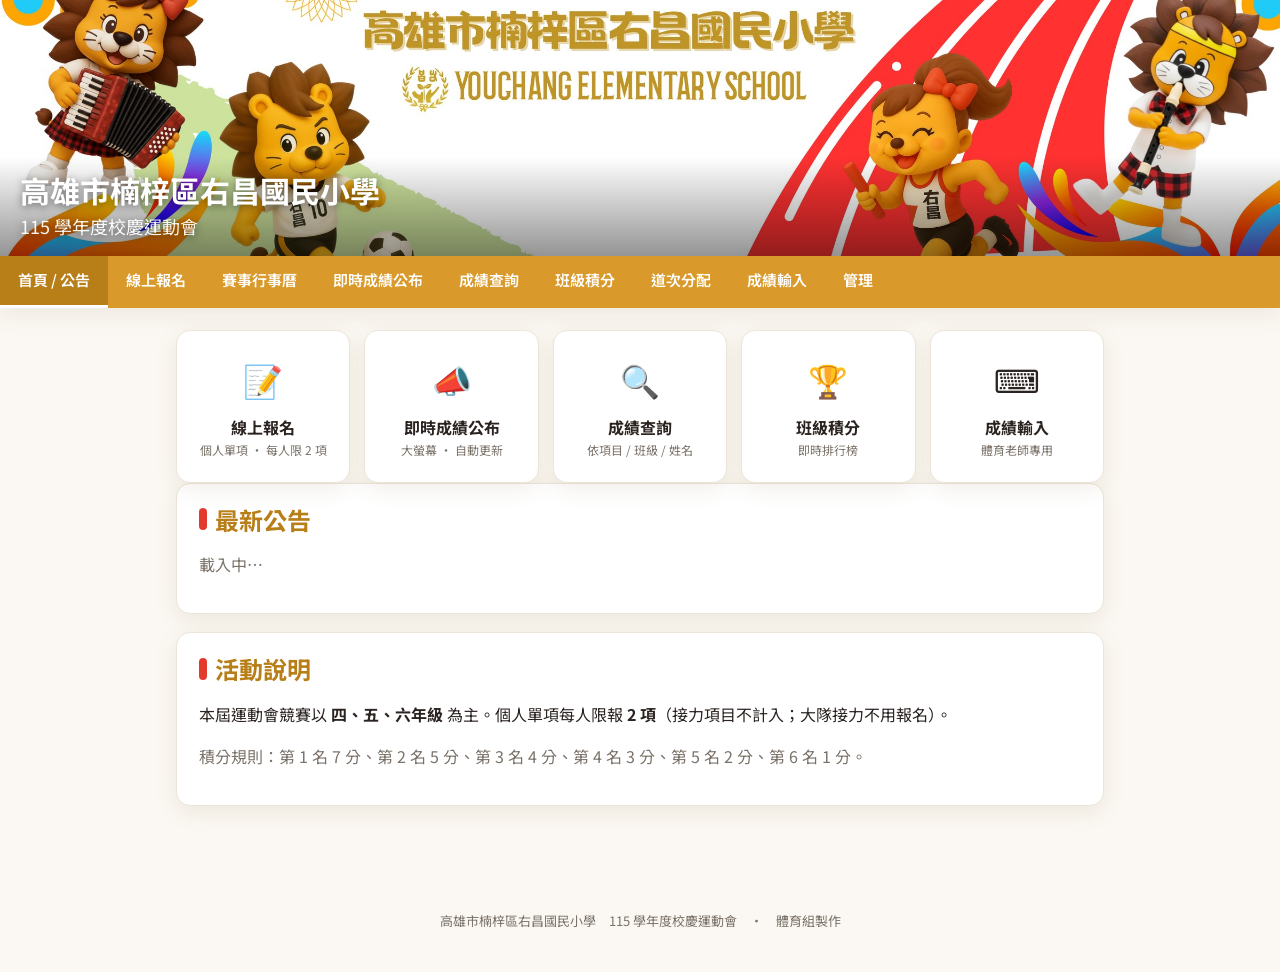
<file: index.html>
<!DOCTYPE html>
<html lang="zh-Hant">
<head>
  <meta charset="UTF-8">
  <meta name="viewport" content="width=device-width, initial-scale=1">
  <title>右昌國小運動會</title>
  <link rel="icon" href="assets/banner-small.jpg">
  <link rel="preconnect" href="https://fonts.googleapis.com">
  <link href="https://fonts.googleapis.com/css2?family=Noto+Sans+TC:wght@400;600;700;800&display=swap" rel="stylesheet">
  <link rel="stylesheet" href="css/style.css?v=20261113a">
  <style>
    /* 首頁即時成績 */
    .live-head { display: flex; align-items: baseline; justify-content: space-between; gap: 10px; flex-wrap: wrap; margin-bottom: 8px; }
    .live-head h2 { margin: 0; }
    .live-dot { width: 9px; height: 9px; border-radius: 50%; background: var(--green); display: inline-block; margin-right: 5px; animation: liveblink 1.4s infinite; }
    @keyframes liveblink { 50% { opacity: .25; } }
    .live-grid { display: grid; grid-template-columns: 2fr 1fr; gap: 16px; }
    .live-events { display: grid; grid-template-columns: repeat(auto-fill, minmax(230px, 1fr)); gap: 10px; align-content: start; }
    .live-ev { border: 1px solid var(--line); border-radius: 12px; padding: 10px 12px; background: #fff; box-shadow: 0 2px 8px rgba(120,90,30,.06); border-top: 4px solid var(--tc); }
    .live-ev .t { font-weight: 800; display: flex; justify-content: space-between; gap: 6px; align-items: baseline; flex-wrap: wrap; }
    .live-ev .t small { font-weight: 400; color: var(--muted); font-size: 12px; }
    .live-ev .g { font-size: 12px; color: var(--muted); margin-bottom: 4px; }
    .live-ev ol { list-style: none; margin: 0; padding: 0; }
    .live-ev.pre { background: #f6f9ff; }
    .live-pre-tag { display: inline-block; font-size: 12px; font-weight: 700; color: #2b5fb4; background: #e3edff; border-radius: 999px; padding: 1px 8px; margin-left: 4px; }
    .live-chips { display: flex; flex-wrap: wrap; gap: 4px 6px; margin-top: 4px; }
    .live-chips span { font-size: 13px; background: #fff; border: 1px solid var(--line); border-radius: 8px; padding: 2px 7px; }
    .live-ev li { display: flex; gap: 8px; align-items: baseline; padding: 3px 0; border-top: 1px dashed var(--line); font-size: 14px; }
    .live-ev li:first-child { border-top: none; }
    .live-ev .m { flex: 0 0 22px; text-align: center; }
    .live-ev .n { flex: 1; min-width: 0; }
    .live-ev .n b { font-weight: 700; }
    .live-ev .r { font-size: 13px; color: #5d564f; white-space: nowrap; }
    .live-rank { border: 1px solid var(--line); border-radius: 12px; padding: 10px 12px; background: #fffaf0; align-self: start; }
    .live-rank .t { font-weight: 800; margin-bottom: 4px; }
    .live-rank li { display: flex; gap: 8px; padding: 3px 0; border-top: 1px dashed var(--line); font-size: 14px; }
    .live-rank li:first-of-type { border-top: none; }
    .live-rank ol { list-style: none; margin: 0; padding: 0; }
    .live-rank .m { flex: 0 0 24px; text-align: center; }
    .live-rank + .live-rank { margin-top: 10px; }
    #liveRk { align-self: start; }
    .live-rank .c { flex: 1; }
    .live-rank .p { font-weight: 800; color: var(--gold-d); }
    .live-foot { display: flex; gap: 16px; flex-wrap: wrap; margin-top: 10px; font-size: 14px; }
    @media (max-width: 760px) { .live-grid { grid-template-columns: 1fr; } }
  </style>
</head>
<body data-page="home">
  <main>
    <div id="nextBox"></div>
    <section class="card" id="liveCard" style="display:none">
      <div class="live-head"><h2>📣 即時成績</h2><span class="muted" style="font-size:13px"><i class="live-dot"></i><span id="liveSub"></span></span></div>
      <div class="live-grid"><div class="live-events" id="liveEv"></div><div id="liveRk"></div></div>
      <div class="live-foot"><a href="board.html">看完整成績公布 →</a><a href="ranking.html">班級積分排行 →</a><a href="query.html">查詢個人成績 →</a></div>
    </section>

    <section class="tiles">
      <a class="tile" href="register.html"><div class="ico">📝</div><div class="t">線上報名</div><div class="d">個人單項 · 每人限 2 項</div></a>
      <a class="tile" href="board.html"><div class="ico">📣</div><div class="t">即時成績公布</div><div class="d">大螢幕 · 自動更新</div></a>
      <a class="tile" href="query.html"><div class="ico">🔍</div><div class="t">成績查詢</div><div class="d">依項目 / 班級 / 姓名</div></a>
      <a class="tile" href="ranking.html"><div class="ico">🏆</div><div class="t">班級積分</div><div class="d">即時排行榜</div></a>
      <a class="tile" href="score.html"><div class="ico">⌨️</div><div class="t">成績輸入</div><div class="d">體育老師專用</div></a>
    </section>

    <section class="card">
      <h2>最新公告</h2>
      <div id="ann"><p class="muted">載入中…</p></div>
    </section>

    <section class="card">
      <h2>活動說明</h2>
      <p>本屆運動會競賽以 <b>四、五、六年級</b> 為主。個人單項每人限報 <b>2 項</b>（接力項目不計入；大隊接力不用報名）。</p>
      <p class="muted">積分規則：第 1 名 7 分、第 2 名 5 分、第 3 名 4 分、第 4 名 3 分、第 5 名 2 分、第 6 名 1 分。</p>
    </section>
  </main>

  <script src="js/config.js?v=20261113a"></script>
  <script src="js/api.js?v=20261113a"></script>
  <script src="js/layout.js?v=20261113a"></script>
  <script src="js/sched.js?v=20261113a"></script>
  <script>
    // 即時成績：最近公布的項目（前三名）＋班級積分前五名；每 30 秒自動更新（分頁在背景時暫停）
    const LIVE_N = 6, MEDAL = ["🥇", "🥈", "🥉"];
    function liveTime(t) {
      const d = new Date(t), m = Math.round((Date.now() - d) / 60000);
      if (isNaN(d)) return "";
      if (m < 1) return "剛剛";
      if (m < 60) return m + " 分鐘前";
      return (d.getMonth() + 1) + "/" + d.getDate() + " " + String(d.getHours()).padStart(2, "0") + ":" + String(d.getMinutes()).padStart(2, "0");
    }
    async function loadLive() {
      try {
        const [evD, qD, rkD, pD] = await Promise.all([apiGet("events"), apiGet("query"), apiGet("ranking"), apiGet("prelim").catch(() => ({ rows: [] }))]);
        const results = qD.results || [], quals = pD.rows || [];
        if (!results.length && !quals.length) { el("liveCard").style.display = "none"; return; }
        const evs = evD.events.filter(e => !isNoRegEvent(e)), idx = {};
        evD.events.forEach((e, i) => { idx[e["代碼"]] = { e, i }; });
        const by = {};
        results.forEach(r => (by[r["項目代碼"]] || (by[r["項目代碼"]] = [])).push(r));
        const items = Object.keys(by).map(code => ({ code, rows: by[code], t: Math.max(...by[code].map(r => new Date(r["時間"]).getTime() || 0)), i: idx[code] ? idx[code].i : 999, e: idx[code] ? idx[code].e : null }))
          ;
        // 預賽已完成、決賽還沒公布的項目：只顯示晉級決賽名單（不公布預賽成績）
        const qby = {};
        quals.forEach(r => (qby[r["項目代碼"]] || (qby[r["項目代碼"]] = [])).push(r));
        const nFinal = items.length;
        Object.keys(qby).filter(code => !by[code]).forEach(code => items.push({ code, pre: true, rows: qby[code], t: Math.max(...qby[code].map(r => new Date(r["時間"]).getTime() || 0)), i: idx[code] ? idx[code].i : 999, e: idx[code] ? idx[code].e : null }));
        items.sort((a, b) => b.t - a.t || a.i - b.i);
        el("liveSub").textContent = "已公布 " + nFinal + " / " + evs.length + " 個項目" + (items.length > nFinal ? "（另有 " + (items.length - nFinal) + " 項預賽完成）" : "") + "　更新於 " + liveTime(Date.now()).replace("剛剛", new Date().toTimeString().slice(0, 5));
        el("liveEv").innerHTML = items.slice(0, LIVE_N).map(it => {
          const e = it.e || {}, tc = schedTypeOf(e["名稱"] || it.rows[0]["項目名稱"]);
          if (it.pre) {
            const q = it.rows.slice().sort((a, b) => normalizeClassName(a["班級"]).localeCompare(normalizeClassName(b["班級"]), "zh", { numeric: true }));
            return `<div class="live-ev pre t-${tc}"><div class="t"><span>${SCHED_TYPES[tc].ico} ${esc(e["名稱"] || it.rows[0]["項目名稱"])}<span class="live-pre-tag">預賽完成</span></span><small>${esc(liveTime(it.t))}</small></div>
              <div class="g">${esc(e["組別"] || it.rows[0]["組別"] || "")} ${esc(e["性別"] || "")}　晉級決賽 ${q.length} 人</div>
              <div class="live-chips">${q.map(r => `<span>${esc(r["班級"])} ${esc(r["姓名"] || "")}</span>`).join("")}</div></div>`;
          }
          const top = it.rows.filter(r => Number(r["名次"]) >= 1 && Number(r["名次"]) <= 3).sort((a, b) => a["名次"] - b["名次"]);
          return `<div class="live-ev t-${tc}"><div class="t"><span>${SCHED_TYPES[tc].ico} ${esc(e["名稱"] || it.rows[0]["項目名稱"])}</span><small>${esc(liveTime(it.t))}</small></div>
            <div class="g">${esc(e["組別"] || it.rows[0]["組別"] || "")} ${esc(e["性別"] || "")}</div><ol>${top.map(r =>
              `<li><span class="m">${MEDAL[Number(r["名次"]) - 1] || r["名次"]}</span><span class="n"><b>${esc(r["班級"])}</b> ${esc(r["姓名"] || "")}</span><span class="r">${esc(r["紀錄"] === "" || r["紀錄"] == null ? "" : r["紀錄"])}</span></li>`).join("")}</ol></div>`;
        }).join("");
        // 班級積分依年級分開排名（同分並列）；各年級前五名
        const rkAll = rkD.ranking || [];
        const rkHtml = ["6年級", "5年級", "4年級"].map(g => {
          const list = rkAll.filter(r => r["年級"] === g).sort((a, b) => Number(b["總分"]) - Number(a["總分"])).slice(0, 5);
          let prev = null, rank = 0;
          list.forEach((r, i) => { if (Number(r["總分"]) !== prev) { rank = i + 1; prev = Number(r["總分"]); } r._rk = rank; });
          return list.length ? `<div class="live-rank"><div class="t">🏆 ${esc(g)}班級積分</div><ol>${list.map(r =>
            `<li><span class="m">${MEDAL[r._rk - 1] || r._rk}</span><span class="c">${esc(r["班級"])}</span><span class="p">${esc(r["總分"])} 分</span></li>`).join("")}</ol></div>` : "";
        }).join("");
        el("liveRk").innerHTML = rkHtml;
        el("liveCard").style.display = "block";
      } catch (e) { /* 讀不到就維持上次畫面，不影響首頁其他內容 */ }
    }
    loadLive();
    setInterval(function () { if (!document.hidden) loadLive(); }, 30000);

    // 下一場比賽倒數（資料＝賽事行事曆）；讀不到就不顯示，不影響公告
    (async function () {
      try { el("nextBox").innerHTML = nextCardHtml(prepSchedule((await apiGet("schedule")).schedule), { link: "schedule.html" }); } catch (e) {}
    })();
    (async function () {
      const box = el("ann");
      try {
        const data = await apiGet("announcements");
        if (!data.announcements.length) { box.innerHTML = '<p class="muted">目前尚無公告。</p>'; return; }
        box.innerHTML = sortAnnouncements(data.announcements).map(function (a) {
          const pin = String(a["置頂"]) === "是" ? '<span class="pin">📌 置頂</span>' : "";
          let files = []; try { const j = JSON.parse(a["附件"] || "[]"); if (Array.isArray(j)) files = j; } catch (e) {}
          const attach = files.length ? '<div style="margin-top:6px">' + files.map(f =>
            `<a href="${esc(f.url)}" target="_blank" rel="noopener" style="margin-right:12px">📎 ${esc(f.name)}</a>`).join("") + '</div>' : "";
          return `<div class="ann"><div class="date">${fmtDate(a["日期"])}</div>
                  <div class="title">${esc(a["標題"])}${pin}</div>
                  <div style="white-space:pre-line">${linkify(a["內容"])}</div>${attach}</div>`;
        }).join("");
      } catch (e) {
        box.innerHTML = '<p class="muted">' + esc(e.message) + '</p>';
      }
    })();
    function esc(s){return String(s==null?"":s).replace(/[&<>"']/g,c=>({'&':'&amp;','<':'&lt;','>':'&gt;','"':'&quot;',"'":'&#39;'}[c]));}
    function fmtDate(d){ if(!d) return ""; try{return new Date(d).toLocaleDateString("zh-TW");}catch(e){return String(d);} }
  </script>
</body>
</html>
</file>
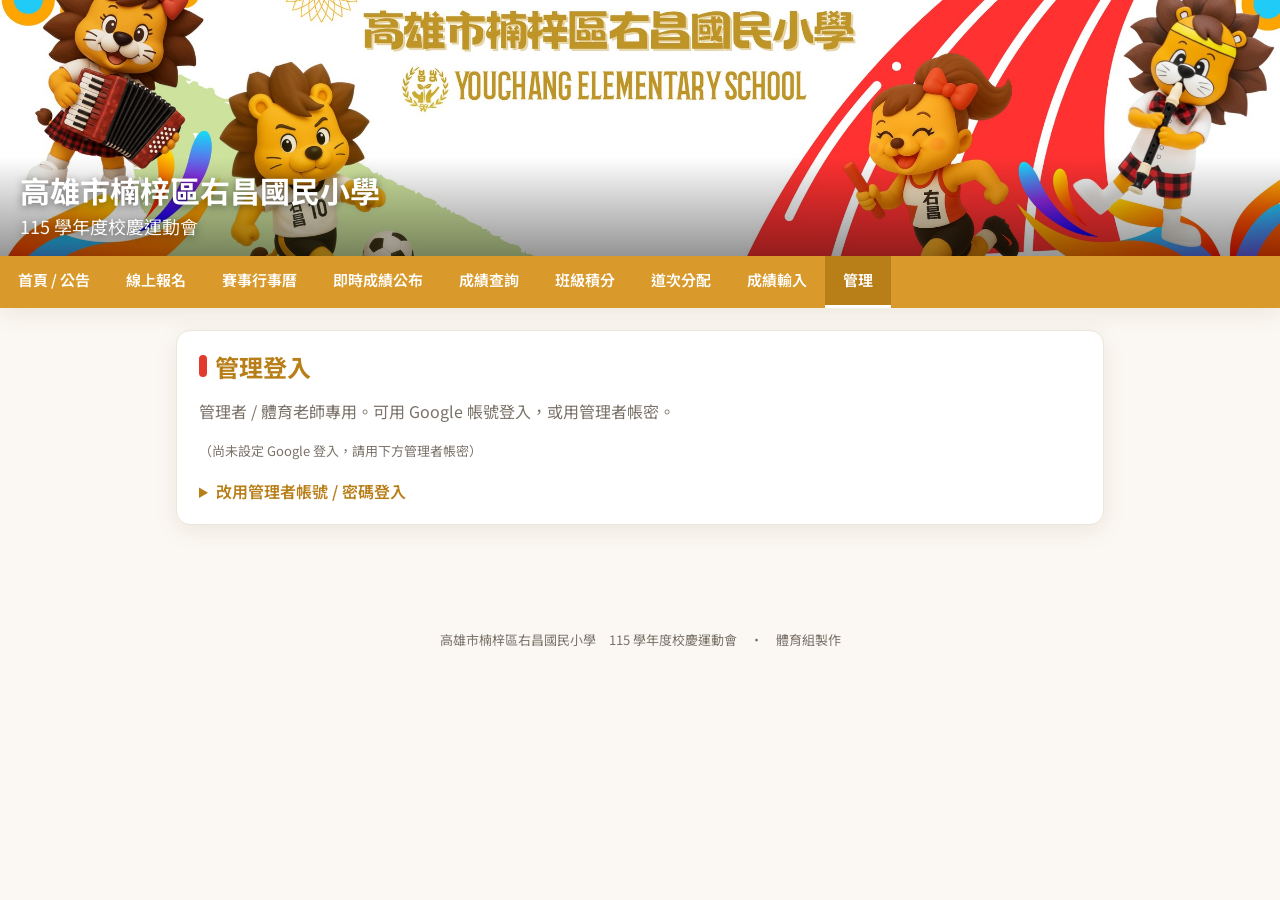
<file: admin.html>
<!DOCTYPE html>
<html lang="zh-Hant">
<head>
  <meta charset="UTF-8">
  <meta name="viewport" content="width=device-width, initial-scale=1">
  <title>管理 · 右昌國小運動會</title>
  <link rel="icon" href="assets/banner-small.jpg">
  <link href="https://fonts.googleapis.com/css2?family=Noto+Sans+TC:wght@400;600;700;800&display=swap" rel="stylesheet">
  <link rel="stylesheet" href="css/style.css?v=20261113a">
  <script src="https://accounts.google.com/gsi/client" async></script>
  <script src="js/vendor/xlsx.full.min.js"></script>
  <style>
    .prog-table { margin: 4px 0 10px; border-collapse: collapse; }
    .prog-table th, .prog-table td { border: none; border-bottom: 1px solid var(--line); padding: 3px 10px; text-align: center; }
    .prog-table td.lbl { font-weight: 700; white-space: nowrap; }
    .prog-event { margin-bottom: 10px; }
    .prog-event h3 { color: var(--gold-d); margin-bottom: 4px; }
    .prog-cover { text-align: center; margin-bottom: 24px; }
    /* 成績紀錄表（紙本） */
    .rec-sheet { background: #fff; border: 1px solid var(--line); border-radius: 10px; padding: 14px 16px; margin-bottom: 14px; -webkit-print-color-adjust: exact; print-color-adjust: exact; }
    .rec-sheet + .rec-sheet { break-before: page; }
    .rec-school { font-size: 12px; color: #777; }
    .rec-title { margin: 2px 0 6px; font-size: 20px; }
    .rec-info { display: flex; flex-wrap: wrap; gap: 4px 18px; font-size: 13px; margin-bottom: 8px; align-items: baseline; }
    .rec-info .ln { display: inline-block; width: 90px; border-bottom: 1px solid #333; height: 1em; vertical-align: baseline; }
    .rec-note { font-size: 12px; color: #444; background: #faf7f1; border-radius: 6px; padding: 5px 9px; margin: 6px 0; white-space: pre-line; line-height: 1.5; }
    .rec-table { width: 100%; border-collapse: collapse; font-size: 13px; table-layout: fixed; }
    .rec-table th, .rec-table td { border: 1px solid #444; padding: 2px 4px; text-align: center; height: 30px; overflow-wrap: anywhere; }
    .rec-table th { background: #f3ece0; height: auto; padding: 4px; font-size: 12px; }
    .rec-table td.nm { font-weight: 700; }
    .rec-table td.hn { font-weight: 800; background: #faf5ea; }
    .rec-table tr { break-inside: avoid; }
    .rec-table tr.heat-first td { border-top: 2.5px solid #222; }
    .rec-table tr.relay-row td { height: 46px; }
    @media print { .rec-sheet { border: none; border-radius: 0; padding: 0; margin: 0; } }
    /* 秩序冊：賽程時間表（日期卡片，兩欄） */
    .bk-sched { -webkit-print-color-adjust: exact; print-color-adjust: exact; }
    .bk-sum { display: flex; justify-content: space-between; flex-wrap: wrap; gap: 4px 14px; font-size: 13px; color: var(--muted); margin: 2px 0 10px; }
    .bk-legend span { margin-left: 10px; white-space: nowrap; }
    .bk-legend span::before { content: ""; display: inline-block; width: 9px; height: 9px; border-radius: 2px; background: var(--tc); margin-right: 4px; }
    .bk-days { display: grid; grid-template-columns: repeat(2, minmax(0, 1fr)); gap: 8px; }
    .bk-day { display: flex; border: 1px solid var(--line); border-radius: 10px; overflow: hidden; break-inside: avoid; background: #fff; }
    .bk-date { flex: 0 0 62px; background: linear-gradient(160deg, #e9a93a, #d9822b); color: #fff; text-align: center; display: flex; flex-direction: column; justify-content: center; padding: 6px 0; }
    .bk-date .m { font-size: 11px; opacity: .9; }
    .bk-date .d { font-size: 24px; font-weight: 800; line-height: 1.05; }
    .bk-date .w { font-size: 11px; }
    .bk-date.we { background: linear-gradient(160deg, #ec6a4d, #e23b2e); }
    .bk-evs { flex: 1; min-width: 0; padding: 6px 8px; display: grid; gap: 5px; align-content: center; }
    .bk-ev { display: flex; gap: 7px; align-items: flex-start; border-left: 4px solid var(--tc); padding-left: 7px; }
    .bk-ev .ico { width: 24px; height: 24px; flex: 0 0 24px; border-radius: 7px; background: var(--tb); display: inline-flex; align-items: center; justify-content: center; font-size: 14px; }
    .bk-ev b { font-size: 14.5px; }
    .bk-ev .gb { font-size: 11px; font-weight: 700; color: var(--tc); background: var(--tb); border-radius: 999px; padding: 0 7px; margin-left: 4px; white-space: nowrap; }
    .bk-ev .mt { font-size: 12.5px; color: #5d564f; }
    .bk-ev .nt { font-size: 11.5px; color: var(--muted); }
    @media (max-width: 700px) { .bk-days { grid-template-columns: 1fr; } }
    .prog-grade-head { text-align: center; border-bottom: 2px solid var(--gold); padding-bottom: 6px; margin: 28px 0 12px; }
    @media print {
      .site-header, .site-nav, .site-footer, .no-print, #loginCard { display: none !important; }
      .prog-table, .prog-event { break-inside: avoid; }
      .prog-grade-break { break-before: page; }
      body { background: #fff; }
    }
  </style>
</head>
<body data-page="admin">
  <main>
    <!-- 登入 -->
    <section class="card" id="loginCard">
      <h2>管理登入</h2>
      <p class="muted">管理者 / 體育老師專用。可用 Google 帳號登入，或用管理者帳密。</p>
      <div id="gbtn"></div>
      <div id="gTip" class="muted" style="font-size:13px;margin-top:8px"></div>
      <details style="margin-top:16px">
        <summary style="cursor:pointer;font-weight:600;color:var(--gold-d)">改用管理者帳號 / 密碼登入</summary>
        <div class="grid2" style="margin-top:10px">
          <div><label>帳號</label><input id="email" placeholder="例：yocps04" autocomplete="username"></div>
          <div><label>密碼</label><input id="pw" type="password" autocomplete="current-password"></div>
        </div>
        <div style="margin-top:12px"><button class="btn ghost" id="loginBtn" type="button">登入</button></div>
      </details>
      <div id="loginMsg"></div>
    </section>

    <section class="card no-print" id="whoCard" style="display:none">
      <div class="row" style="justify-content:space-between">
        <div class="muted">已登入：<b id="who"></b></div>
        <button class="btn ghost" id="logoutBtn" type="button">登出</button>
      </div>
      <hr style="border:none;border-top:1px solid var(--line);margin:14px 0 10px">
      <label>選擇功能</label>
      <select id="funcSelect">
        <option value="ann">發布公告</option>
        <option value="schedule">賽事行事曆管理</option>
        <option value="program">秩序冊產生</option>
        <option value="reg">報名管理</option>
        <option value="rec">成績紀錄表（紙本）</option>
        <option value="unreg">未報名班級（催繳通知）</option>
        <option value="qual">決賽晉級名單（公告／匯出）</option>
        <option value="award">獎狀名單與套印（獎品組）</option>
        <option value="total">團體總錦標積分表（紀錄組）</option>
        <option value="user">帳號管理</option>
      </select>
      <div id="noPermMsg" class="notice" style="display:none;margin-top:8px">此帳號沒有任何管理功能的權限。報名請到「<a href="register.html">線上報名</a>」、成績輸入請到「<a href="score.html">成績輸入</a>」；需要其他權限請洽管理者。</div>
      <p class="muted" style="font-size:13px;margin-top:8px">📥 報名匯入請到「<a href="register.html">線上報名</a>」頁（老師登入後即可批次上傳）。</p>
    </section>

    <!-- 發布公告 -->
    <div class="func-panel" id="annWrap" style="display:none">
      <section class="card">
        <h2 id="a_formTitle">發布公告</h2>
        <div id="a_editTip"></div>
        <div class="grid2">
          <div><label>日期</label><input id="a_date" type="date"></div>
          <div><label>置頂</label><select id="a_pin"><option value="">否</option><option value="是">是（置頂）</option></select></div>
        </div>
        <label>標題 *</label><input id="a_title" placeholder="例：報名開始">
        <label>內容</label><textarea id="a_body" rows="3" placeholder="公告內容…"></textarea>
        <label>附件（選填，可多選；圖片/PDF/Word/Excel 等）</label>
        <input type="file" id="a_files" multiple>
        <div id="a_fileTip" class="muted" style="font-size:13px;margin-top:4px"></div>
        <div id="a_oldFiles" style="margin-top:6px"></div>
        <div class="row" style="margin-top:12px"><button class="btn" id="a_pub" type="button">發布公告</button>
          <button class="btn ghost" id="a_cancelEdit" type="button" style="display:none">取消編輯</button></div>
        <hr style="border:none;border-top:1px solid var(--line);margin:16px 0">
        <h3 style="color:var(--gold-d)">目前公告</h3>
        <div id="a_list"><p class="muted">載入中…</p></div>
      </section>
    </div>

    <!-- 賽事行事曆管理 -->
    <div class="func-panel" id="scheduleWrap" style="display:none">
      <section class="card">
        <h2>賽事行事曆管理</h2>
        <div class="grid2">
          <div><label>日期 *</label><input id="s_date" type="date"></div>
          <div><label>年級</label><input id="s_grade" placeholder="5年級 / 4-5年級 / 全校"></div>
        </div>
        <label>項目 *</label><input id="s_item" placeholder="例：壘球擲遠">
        <div class="grid2">
          <div><label>時間</label><input id="s_time" placeholder="8:00-9:00"></div>
          <div><label>地點</label><input id="s_place" placeholder="操場"></div>
        </div>
        <div class="grid2">
          <div><label>檢錄時間</label><input id="s_checkin" placeholder="7:50 司令台前"></div>
          <div><label>備註</label><input id="s_note" placeholder="選填"></div>
        </div>
        <div style="margin-top:12px">
          <button class="btn" id="s_save" type="button">新增賽程</button>
          <button class="btn ghost" id="s_cancelEdit" type="button" style="display:none">取消編輯</button>
        </div>
        <hr style="border:none;border-top:1px solid var(--line);margin:16px 0">
        <h3 style="color:var(--gold-d)">目前賽程</h3>
        <div id="s_list"><p class="muted">載入中…</p></div>
      </section>
    </div>

    <!-- 秩序冊產生 -->
    <div class="func-panel" id="programWrap" style="display:none">
      <section class="card no-print">
        <h2>秩序冊產生</h2>
        <label>年級</label>
        <select id="grade"><option value="">請選擇</option><option>1年級</option><option>2年級</option><option>3年級</option><option>4年級</option><option>5年級</option><option>6年級</option><option value="ALL">全年級（合併成一本）</option></select>
        <div id="loadArea" style="margin-top:10px"></div>
      </section>

      <section class="card no-print" id="drawCard" style="display:none">
        <h2>短跑分道抽籤順序</h2>
        <p class="muted">60/100/200 公尺會依下表排道次（比照往年紙本抽籤方式），每組最多 <b id="laneTip">4</b> 道。
          系統已依報名班級自動排好，你也可以<b>直接在格子裡打班級</b>自行填入/調整（比照實際抽籤結果），空格代表該道次從缺。
          班級可以打完整的「6年1班」，也可以打簡寫「601」（年級+2碼班級序號），系統會自動判讀。
          表頭的道次數字（預設 2/3/4/5）與顏色名稱（預設 藍色/綠色/黃色/紅色）都可以自行修改，這份表會整份印在秩序冊第一頁做為「道次分配表」；後面每個項目自己的道次表則只顯示道次數字，不重複列出顏色。
          跳高/跳遠/壘球擲遠與接力類不受此表影響，一律依班級序排列。</p>
        <div class="row">
          <button class="btn ghost" id="shuffleBtn" type="button">隨機排序</button>
          <button class="btn ghost" id="drawPresetBtn" type="button">套用抽籤結果</button>
          <button class="btn ghost" id="resetOrderBtn" type="button">依班級序重設</button>
          <button class="btn ghost" id="addBatchBtn" type="button">＋ 新增一組</button>
          <button class="btn ghost" id="removeBatchBtn" type="button">－ 移除最後一組</button>
          <button class="btn ghost" id="clearGridBtn" type="button">清空重填</button>
        </div>
        <div id="orderList" style="margin-top:12px"></div>
      </section>

      <section class="card no-print" id="genCard" style="display:none">
        <div class="row" style="justify-content:space-between">
          <h2 style="margin:0">產生秩序冊</h2>
          <div class="row">
            <button class="btn ghost" id="genBtn" type="button">產生 / 重新產生</button>
            <button class="btn" id="printBtn" type="button" style="display:none">🖨 列印 / 存成 PDF</button>
          </div>
        </div>
        <p class="muted">請先確認上方抽籤順序再產生；順序若有更改，需重新按一次「產生」。</p>
        <label style="display:flex;align-items:center;gap:6px;margin:6px 0 0"><input type="checkbox" id="incSchedule" checked style="width:auto">
          秩序冊開頭加入「賽程時間表」（取自「賽事行事曆管理」；單一年級只列該年級的賽程，全年級列全部）</label>
      </section>

      <section id="bookletArea"></section>
    </div>

    <!-- 報名管理 -->
    <div class="func-panel" id="regWrap" style="display:none">
      <section class="card">
        <h2>報名管理</h2>
        <p class="muted">依年級（可加班級篩選）列出報名資料，並顯示統計（各年級已報名班數、各項目人數、各班×項目、超過名額與班級寫法錯誤提醒），可匯出 Excel。也可逐筆刪除，或勾選整班／全選後一次刪除。</p>
        <div class="grid2">
          <div><label>年級</label><select id="r_grade"><option value="">全部</option><option>4年級</option><option>5年級</option><option>6年級</option></select></div>
          <div><label>班級（選填）</label><input id="r_cls" placeholder="6年1班"></div>
        </div>
        <div class="row" style="margin-top:12px">
          <button class="btn" id="r_search" type="button">查詢</button>
          <button class="btn ghost" id="r_export" type="button" disabled>匯出 Excel（目前查詢結果＋統計）</button>
        </div>
        <hr style="border:none;border-top:1px solid var(--line);margin:16px 0">
        <div id="r_stats"></div>
        <div id="r_toolbar" style="display:none;margin-bottom:10px">
          <div class="row" style="align-items:center;gap:14px">
            <label style="display:flex;align-items:center;gap:6px;font-weight:600;white-space:nowrap"><input type="checkbox" id="r_selectAll" style="width:auto">全選</label>
            <div id="r_classQuick" style="display:flex;flex-wrap:wrap;gap:10px"></div>
            <button class="btn red" id="r_delSelected" type="button">刪除已選</button>
            <span class="muted">已選 <b id="r_selCount">0</b> 筆</span>
          </div>
        </div>
        <div id="r_list"><p class="muted">請設定條件後按「查詢」。</p></div>
      </section>
    </div>

    <!-- 成績紀錄表（紙本）：依各項目報名名單產生現場記錄用表格 -->
    <div class="func-panel" id="recWrap" style="display:none">
      <section class="card no-print">
        <h2>成績紀錄表（紙本）</h2>
        <p class="muted">依各項目的報名名單，產生比賽現場給記錄員手寫的表格，<b>每個項目一張</b>。短跑照秩序冊的分道與組次排列；<b>跳高改為「垂直跳（摸高器）」</b>，表格含站立摸高、三次摸高與垂直跳成績。</p>
        <div class="grid2">
          <div><label>年級</label><select id="rec_grade"><option value="ALL">全年級（4～6 年級）</option><option>4年級</option><option>5年級</option><option>6年級</option></select></div>
          <div><label>紙張方向</label><select id="rec_orient"><option value="portrait">直式 A4</option><option value="landscape">橫式 A4</option></select></div>
          <div><label>每張表加幾列空白（補登用）</label><input id="rec_blank" type="number" min="0" max="10" value="2"></div>
        </div>
        <label>要產生的項目</label>
        <div id="rec_types" class="row" style="gap:6px 18px"></div>
        <label>垂直跳測驗說明（會印在表格上方，可修改）</label>
        <textarea id="rec_vjnote" rows="4"></textarea>
        <div class="row" style="margin-top:12px">
          <button class="btn" id="rec_gen" type="button">產生紀錄表</button>
          <button class="btn" id="rec_print" type="button" style="display:none">🖨 列印</button>
          <button class="btn ghost" id="rec_xlsx" type="button">⬇ 下載 Excel 版（比賽後輸入成績用）</button>
        </div>
        <p class="muted" style="font-size:13px;margin:8px 0 0">Excel 版＝同樣的項目、同樣的順序，一個項目一個工作表。紙本寫完後，把成績打進 Excel，再到「成績輸入」頁用「紀錄表 Excel 匯入」，名次與積分由系統計算。</p>
        <div id="rec_msg" style="margin-top:10px"></div>
      </section>
      <div id="rec_area"></div>
    </div>

    <!-- 未報名班級：彙整後產生通知文字，可複製/分享到 LINE 群組/發布成網站公告 -->
    <div class="func-panel" id="unregWrap" style="display:none">
      <section class="card">
        <h2>未報名班級彙整</h2>
        <p class="muted">依目前報名資料，列出各年級<b>還沒有任何報名</b>的班級，並產生通知文字，可複製貼到 LINE 群組或發布成網站公告。</p>
        <div class="grid2">
          <div><label>各年級班級數（4／5／6 年級）</label>
            <div class="row" style="flex-wrap:nowrap">
              <input id="u_cc4" type="number" min="1" max="30" style="width:5em"><input id="u_cc5" type="number" min="1" max="30" style="width:5em"><input id="u_cc6" type="number" min="1" max="30" style="width:5em">
            </div></div>
          <div><label>報名截止時間（選填，會寫進通知）</label><input id="u_deadline" placeholder="例：10/24（五）17:00"></div>
        </div>
        <div style="margin-top:12px"><button class="btn" id="u_run" type="button">彙整未報名班級</button></div>
        <div id="u_result" style="margin-top:12px"></div>
        <div id="u_msgBox" style="display:none;margin-top:12px">
          <label>通知文字（可直接修改）</label>
          <textarea id="u_msg" rows="12"></textarea>
          <div class="row" style="margin-top:10px">
            <button class="btn" id="u_copy" type="button">📋 複製文字</button>
            <a class="btn ghost" id="u_line" target="_blank" rel="noopener">分享到 LINE</a>
            <button class="btn ghost" id="u_pub" type="button">發布為網站公告</button>
          </div>
          <div id="u_pubTip" class="muted" style="font-size:13px;margin-top:6px"></div>
        </div>
      </section>
    </div>

    <!-- 決賽晉級名單 -->
    <div class="func-panel" id="qualWrap" style="display:none">
      <section class="card">
        <h2>決賽晉級名單</h2>
        <p class="muted">彙整有預賽項目的<b>晉級決賽名單</b>（資料來自成績輸入頁的「預賽」），可產生公告文字複製到 LINE、發布成網站公告，或匯出 Excel。公告文字只列班級與姓名，<b>不含預賽成績</b>。</p>
        <label>年級（可複選，都不勾＝全部年級）</label>
        <div id="q_grades" style="display:flex;flex-wrap:wrap;gap:6px 16px"><label style="display:flex;align-items:center;gap:6px;margin:0"><input type="checkbox" class="q_g" value="1年級" style="width:auto">1年級</label><label style="display:flex;align-items:center;gap:6px;margin:0"><input type="checkbox" class="q_g" value="2年級" style="width:auto">2年級</label><label style="display:flex;align-items:center;gap:6px;margin:0"><input type="checkbox" class="q_g" value="4年級" style="width:auto">4年級</label><label style="display:flex;align-items:center;gap:6px;margin:0"><input type="checkbox" class="q_g" value="5年級" style="width:auto">5年級</label><label style="display:flex;align-items:center;gap:6px;margin:0"><input type="checkbox" class="q_g" value="6年級" style="width:auto">6年級</label></div>
        <label style="margin-top:10px">項目（可複選）
          <a href="javascript:void(0)" id="q_all" style="font-weight:400;margin-left:10px">全選</a>
          <a href="javascript:void(0)" id="q_none" style="font-weight:400;margin-left:8px">全不選</a></label>
        <div id="q_events" style="display:flex;flex-wrap:wrap;gap:6px 16px;max-height:240px;overflow:auto;border:1px solid var(--line);border-radius:10px;padding:8px 10px"></div>
        <div style="margin-top:10px"><button class="btn" id="q_run" type="button">載入晉級名單</button></div>
        <label style="display:flex;align-items:center;gap:6px;margin-top:8px"><input type="checkbox" id="q_showRec" style="width:auto"> 下方表格與匯出的 Excel 顯示預賽名次與成績（內部參考用，公告文字不會包含）</label>
        <div id="q_result" style="margin-top:12px"></div>
        <div id="q_msgBox" style="display:none;margin-top:12px">
          <label>公告文字（可直接修改）</label>
          <textarea id="q_msg" rows="14"></textarea>
          <div class="row" style="margin-top:10px">
            <button class="btn" id="q_copy" type="button">📋 複製文字</button>
            <a class="btn ghost" id="q_line" target="_blank" rel="noopener">分享到 LINE</a>
            <button class="btn ghost" id="q_pub" type="button">發布為網站公告</button>
            <button class="btn ghost" id="q_xlsx" type="button">⬇ 匯出 Excel</button>
          </div>
          <div id="q_pubTip" class="muted" style="font-size:13px;margin-top:6px"></div>
        </div>
      </section>
    </div>

    <!-- 獎狀名單與套印（獎品組） -->
    <div class="func-panel" id="awardWrap" style="display:none">
      <section class="card">
        <h2>獎狀名單與套印</h2>
        <p class="muted">依「成績」分頁已公布的決賽名次，列出各單項得獎選手。可<b>下載 Excel 合併列印檔</b>（Word 合併列印用），或<b>直接線上套印</b>：只印出年級、姓名、受獎事由、日期，放進印好的空白獎狀紙列印。</p>
        <label>年級（可複選，都不勾＝全部年級）</label>
        <div id="aw_grades" style="display:flex;flex-wrap:wrap;gap:6px 16px"></div>
        <div class="grid2" style="margin-top:8px">
          <div><label>頒發名次</label><select id="aw_top"><option value="3">前 3 名</option><option value="6" selected>前 6 名</option><option value="8">前 8 名</option></select></div>
          <div><label>獎狀日期</label><input id="aw_date" type="date"></div>
        </div>
        <label style="margin-top:8px">受獎事由（可修改；換行用 Enter）<span class="muted" style="font-weight:400">　可用：{活動} {年級} {性別組} {項目} {名次} {紀錄} {班級}</span></label>
        <textarea id="aw_tpl" rows="2"></textarea>
        <label style="display:flex;align-items:center;gap:6px;margin-top:8px"><input type="checkbox" id="aw_relayEach" style="width:auto"> 400公尺接力依報名名單每位隊員各一張（不勾＝每班一張，姓名寫「全班同學」）</label>
        <div style="margin-top:10px"><button class="btn" id="aw_run" type="button">載入得獎名單</button></div>
        <div id="aw_result" style="margin-top:12px"></div>
        <div id="aw_actions" style="display:none;margin-top:12px">
          <div class="row">
            <button class="btn" id="aw_xlsx" type="button">⬇ 下載 Excel 合併列印檔</button>
            <button class="btn" id="aw_print" type="button">🖨 線上套印（已勾選的）</button>
            <button class="btn ghost" id="aw_test" type="button">列印測試頁（1 張）</button>
          </div>
          <details style="margin-top:12px">
            <summary style="cursor:pointer;font-weight:700">⚙ 套印位置調整（第一次請先印測試頁對位）</summary>
            <p class="muted" style="font-size:13px">設定只存在這台電腦。印出來的字整體偏右就把「左右」改成負數、偏下就把「上下」改成負數（單位：公釐）。列印時紙張選 A4、縮放選「實際大小／100%」，並取消「頁首和頁尾」。</p>
            <div class="grid2">
              <div><label>左右位移（mm，正數往右）</label><input id="aw_dx" type="number" step="0.5"></div>
              <div><label>上下位移（mm，正數往下）</label><input id="aw_dy" type="number" step="0.5"></div>
            </div>
            <div class="grid2">
              <div><label>字型大小（年級／姓名，pt）</label><input id="aw_fs" type="number" step="1" min="10" max="40"></div>
              <div><label>字型大小（受獎事由，pt）</label><input id="aw_fs2" type="number" step="1" min="8" max="36"></div>
            </div>
            <label>獎狀底圖（選填，只用在這台電腦預覽／用白紙印整張，不會上傳）</label>
            <input id="aw_bg" type="file" accept="image/*">
            <label style="display:flex;align-items:center;gap:6px;margin-top:6px"><input type="checkbox" id="aw_bgPrint" style="width:auto"> 列印時連底圖一起印（用白紙印整張獎狀；放進已印好的獎狀紙時不要勾）</label>
            <div class="row" style="margin-top:8px"><button class="btn ghost" id="aw_reset" type="button">位置還原預設</button></div>
          </details>
        </div>
      </section>
    </div>

    <!-- 團體總錦標積分表（紀錄組） -->
    <div class="func-panel" id="totalWrap" style="display:none">
      <section class="card">
        <h2>團體總錦標積分表</h2>
        <p class="muted">依「成績」分頁的決賽得分（第 1～6 名依序 7／5／4／3／2／1 分），算出 4～6 年級各班各項目積分（男、女分列；混合項目合併一格，同班兩人得分寫成「7+5」），加總後排出團體總錦標名次。預賽成績不計分。</p>
        <div class="grid2">
          <div><label>年級</label><select id="t_grade"><option value="ALL">4～6 年級（每個年級一張）</option><option>4年級</option><option>5年級</option><option>6年級</option></select></div>
          <div><label>計分項目</label><div id="t_events" style="display:flex;flex-wrap:wrap;gap:4px 14px"></div></div>
        </div>
        <div style="margin-top:10px" class="row">
          <button class="btn" id="t_run" type="button">產生積分表</button>
          <button class="btn ghost" id="t_print" type="button" style="display:none">🖨 列印</button>
          <button class="btn ghost" id="t_xlsx" type="button" style="display:none">⬇ 匯出 Excel</button>
        </div>
        <div id="t_result" style="margin-top:12px"></div>
      </section>
    </div>

    <!-- 帳號管理 -->
    <div class="func-panel" id="userWrap" style="display:none">
      <section class="card">
        <h2>帳號管理</h2>
        <p class="muted">管理可登入「線上報名 / 成績輸入 / 管理」頁的帳號（對應試算表「授權」分頁）。帳號欄不一定要是 Email，可用 yocps04 這類簡短代號。僅管理者可使用此功能。</p>
        <div class="grid2">
          <div><label>Email *</label><input id="u_email" placeholder="teacher@yocps.kh.edu.tw"></div>
          <div><label>姓名</label><input id="u_name" placeholder="老師姓名"></div>
        </div>
        <div class="grid2">
          <div><label>密碼 <span id="u_pwHint" class="muted"></span></label><input id="u_pw" type="password" autocomplete="new-password"></div>
          <div><label>角色</label><select id="u_role"><option value="teacher">teacher（老師）</option><option value="admin">admin（管理者）</option></select></div>
        </div>
        <div class="grid2">
          <div><label>啟用</label><select id="u_enabled"><option value="是">是</option><option value="否">否</option></select></div>
          <div><label>限定年級 <span class="muted">（選填；設定後此帳號登入只能報該年級）</span></label>
            <select id="u_grade"><option value="">不限制</option><option value="1年級">1年級</option><option value="2年級">2年級</option><option value="3年級">3年級</option><option value="4年級">4年級</option><option value="5年級">5年級</option><option value="6年級">6年級</option></select></div>
        </div>
        <label style="margin-top:10px">可使用的功能 <span id="u_permHint" class="muted">（admin 角色一律全部可用）</span></label>
        <div id="u_perms" style="display:flex;flex-wrap:wrap;gap:14px;margin-top:4px"></div>
        <div style="margin-top:12px">
          <button class="btn" id="u_save" type="button">新增帳號</button>
          <button class="btn ghost" id="u_cancelEdit" type="button" style="display:none">取消編輯</button>
        </div>
        <hr style="border:none;border-top:1px solid var(--line);margin:16px 0">
        <h3 style="color:var(--gold-d)">目前帳號</h3>
        <div id="u_list"><p class="muted">載入中…</p></div>
      </section>
    </div>
  </main>

  <script src="js/config.js?v=20261113a"></script>
  <script src="js/api.js?v=20261113a"></script>
  <script src="js/layout.js?v=20261113a"></script>
  <script src="js/sched.js?v=20261113a"></script>
  <script>
    const AUTH_KEY = "yc_auth";
    let AUTH = null, EVENTS = [];
    // 取「本地」日期字串；不能用 toISOString（那是 UTC，台灣early morning 會變成前一天）
    function todayLocal() {
      const d = new Date();
      return d.getFullYear() + "-" + String(d.getMonth() + 1).padStart(2, "0") + "-" + String(d.getDate()).padStart(2, "0");
    }
    el("a_date").value = todayLocal();

    function loadAuth(){ try{AUTH=JSON.parse(localStorage.getItem(AUTH_KEY));}catch(e){AUTH=null;} }
    function saveAuth(a){ AUTH=a; localStorage.setItem(AUTH_KEY, JSON.stringify(a)); }
    function clearAuth(){ AUTH=null; localStorage.removeItem(AUTH_KEY); }

    /* ---- 登入 ---- */
    function initGoogle(t){ t=t||0;
      if(!CONFIG.GOOGLE_CLIENT_ID){ el("gTip").innerHTML="（尚未設定 Google 登入，請用下方管理者帳密）"; return; }
      if(!window.google||!google.accounts||!google.accounts.id){ if(t<20) return setTimeout(()=>initGoogle(t+1),300); return; }
      google.accounts.id.initialize({client_id:CONFIG.GOOGLE_CLIENT_ID, callback:onGoogle});
      google.accounts.id.renderButton(el("gbtn"),{theme:"filled_blue",size:"large",text:"signin_with",shape:"pill",locale:"zh_TW",width:280});
    }
    async function onGoogle(resp){ el("gTip").textContent="驗證中…";
      try{ const r=await apiPost("googleLogin",{credential:resp.credential}); saveAuth(r); el("gTip").textContent=""; showPanels(); toast("登入成功："+r.name,"ok"); }
      catch(e){ el("gTip").textContent=""; el("loginMsg").innerHTML='<div class="error">'+esc(e.message)+'</div>'; }
    }
    async function login(){
      const email=el("email").value.trim(), pw=el("pw").value;
      if(!email||!pw) return toast("請輸入帳號與密碼","err");
      const b=el("loginBtn"); setBusy(b,true,"登入中…");
      try{ const r=await apiPost("login",{email,password:pw}); saveAuth(r); el("loginMsg").innerHTML=""; showPanels(); toast("登入成功","ok"); }
      catch(e){ el("loginMsg").innerHTML='<div class="error">'+esc(e.message)+'</div>'; }
      finally{ setBusy(b,false); }
    }

    function showPanels(){
      el("loginCard").style.display="none";
      el("whoCard").style.display="block";
      el("who").textContent = AUTH.name + "（" + (AUTH.role==="admin"?"管理者":"老師") + "）";
      // 依帳號權限只留可用的功能；帳號管理只有 admin
      const allowed = Array.from(el("funcSelect").options).filter(function(o){
        const ok = o.value === "user" ? AUTH.role === "admin" : hasPerm(AUTH, FUNC_PERM[o.value]);
        o.hidden = !ok; o.disabled = !ok;
        return ok;
      });
      if (!allowed.length) {
        el("funcSelect").style.display = "none";
        document.querySelectorAll(".func-panel").forEach(function(p){ p.style.display = "none"; });
        el("noPermMsg").style.display = "block";
        return;
      }
      el("funcSelect").style.display = ""; el("noPermMsg").style.display = "none";
      if (allowed.indexOf(el("funcSelect").selectedOptions[0]) < 0) el("funcSelect").value = allowed[0].value;
      showFunc(el("funcSelect").value);
      loadEvents();
      if (hasPerm(AUTH, "公告")) loadAnn();
      if (hasPerm(AUTH, "行事曆")) loadSchedule();
      if (AUTH.role === "admin") loadUsers();
    }
    const FUNC_PERM = { ann: "公告", schedule: "行事曆", program: "秩序冊", reg: "報名管理", unreg: "催繳通知", rec: "紀錄表", qual: "晉級名單", award: "獎狀", total: "總錦標" };

    // 新增/刪除類動作若結果在 Google 轉址那段遺失（ApiLostResponse），後端可能其實做完了：
    // 不自動重送（會重複新增），改成重新載入清單讓使用者看實際狀態。
    function handleWriteErr(e, reload) {
      if (e instanceof ApiLostResponse) {
        toast(e.message + " 動作可能已完成，已重新載入清單，請確認後再決定要不要重做。", "err");
        if (reload) reload();
        return;
      }
      toast(e.message, "err");
      if (/登入/.test(e.message)) { clearAuth(); location.reload(); }
    }

    /* ---- 功能切換 ---- */
    function showFunc(name){
      document.querySelectorAll(".func-panel").forEach(function(p){ p.style.display = "none"; });
      el(name+"Wrap").style.display = "block";
      const pg = document.getElementById("rec_page"); if (pg && name !== "rec") pg.remove();   // 紀錄表的紙張方向只影響紀錄表
    }
    el("funcSelect").addEventListener("change", function(){ showFunc(this.value); });

    async function loadEvents(){ try{ const d=await apiGet("events"); EVENTS=d.events; }catch(e){} }

    /* ---- 公告 ---- */
    function parseAttachments(json){
      if(!json) return [];
      try{ const a=JSON.parse(json); return Array.isArray(a)?a:[]; }catch(e){ return []; }
    }
    function renderAttachLinks(json){
      const files=parseAttachments(json);
      if(!files.length) return "";
      return '<div style="margin-top:4px">'+files.map(f=>`<a href="${esc(f.url)}" target="_blank" rel="noopener" style="margin-right:10px">📎 ${esc(f.name)}</a>`).join("")+'</div>';
    }
    let ANN_LIST = [];
    async function loadAnn(){
      const box=el("a_list");
      try{
        const d=await apiGet("announcements");
        ANN_LIST = sortAnnouncements(d.announcements);
        if(!ANN_LIST.length){ box.innerHTML='<p class="muted">目前尚無公告。</p>'; return; }
        // 用索引查表，不要把標題/內容塞進 onclick 字串——標題含單引號會把屬性截斷
        box.innerHTML = ANN_LIST.map(function(a, i){
          const pin = String(a["置頂"])==="是" ? '<span class="pin">📌</span>' : "";
          return `<div class="ann" style="display:flex;justify-content:space-between;gap:10px;align-items:start">
            <div><div class="date">${fmtDate(a["日期"])} ${pin}</div><div class="title">${esc(a["標題"])}</div><div class="muted" style="white-space:pre-line">${linkify(a["內容"])}</div>${renderAttachLinks(a["附件"])}</div>
            <div class="row" style="flex:0 0 auto">
              <button class="btn ghost" style="padding:5px 12px" onclick="editAnn(${i})">編輯</button>
              <button class="btn red" style="padding:5px 12px" onclick="delAnn(${i})">刪除</button>
            </div>
          </div>`;
        }).join("");
      }catch(e){ box.innerHTML='<div class="error">'+esc(e.message)+'</div>'; }
    }
    function fileToBase64(file){
      return new Promise(function(resolve,reject){
        const fr=new FileReader();
        fr.onload=function(){ resolve(String(fr.result).split(",")[1]); };
        fr.onerror=reject; fr.readAsDataURL(file);
      });
    }
    async function uploadAllFiles(files){
      const out=[];
      for(let i=0;i<files.length;i++){
        const f=files[i];
        el("a_fileTip").textContent="上傳中… ("+(i+1)+"/"+files.length+") "+f.name;
        const base64=await fileToBase64(f);
        const res=await apiPost("uploadAttachment",{token:AUTH.token, filename:f.name, mimeType:f.type||"application/octet-stream", base64});
        out.push({name:res.name, url:res.url});
      }
      el("a_fileTip").textContent="";
      return out;
    }
    // 編輯中的公告（null＝新增模式）；後端用「原標題+原內容」找那一列
    let EDIT_ANN = null;
    window.editAnn = function(i){
      const a = ANN_LIST[i]; if(!a) return;
      EDIT_ANN = { 原標題:String(a["標題"]), 原內容:String(a["內容"]||""), files:parseAttachments(a["附件"]) };
      el("a_date").value = toDateInput(a["日期"]); el("a_pin").value = String(a["置頂"])==="是" ? "是" : "";
      el("a_title").value = a["標題"]; el("a_body").value = a["內容"]||""; el("a_files").value = "";
      renderOldFiles(); setAnnMode();
      el("annWrap").scrollIntoView({behavior:"smooth", block:"start"});
    };
    function renderOldFiles(){
      const box=el("a_oldFiles");
      if(!EDIT_ANN||!EDIT_ANN.files.length){ box.innerHTML=""; return; }
      box.innerHTML='<div class="muted" style="font-size:13px">目前的附件（取消勾選＝移除；上面選的新檔案會再加上去）：</div>'+
        EDIT_ANN.files.map((f,i)=>`<label style="display:flex;align-items:center;gap:6px;margin:2px 0"><input type="checkbox" class="a_keep" data-i="${i}" checked style="width:auto"><a href="${esc(f.url)}" target="_blank" rel="noopener">📎 ${esc(f.name)}</a></label>`).join("");
    }
    function setAnnMode(){
      el("a_formTitle").textContent = EDIT_ANN ? "編輯公告" : "發布公告";
      el("a_editTip").innerHTML = EDIT_ANN ? '<div class="api-warning">正在編輯：<b>'+esc(EDIT_ANN.原標題)+'</b>，改完按「更新公告」。</div>' : "";
      el("a_pub").textContent = EDIT_ANN ? "更新公告" : "發布公告";
      el("a_cancelEdit").style.display = EDIT_ANN ? "" : "none";
    }
    function cancelAnnEdit(){
      EDIT_ANN=null; el("a_title").value=""; el("a_body").value=""; el("a_files").value=""; el("a_pin").value=""; el("a_date").value=todayLocal();
      renderOldFiles(); setAnnMode();
    }
    async function publishAnn(){
      const title=el("a_title").value.trim();
      if(!title) return toast("請填標題","err");
      const files=Array.from(el("a_files").files||[]);
      const editing=EDIT_ANN;
      const b=el("a_pub"); setBusy(b,true,editing?"更新中…":"發布中…");
      try{
        let attach=[];
        if(editing) attach=Array.from(document.querySelectorAll(".a_keep:checked")).map(c=>editing.files[Number(c.dataset.i)]);
        if(files.length) attach=attach.concat(await uploadAllFiles(files));
        const body={token:AUTH.token, 日期:el("a_date").value, 標題:title, 內容:el("a_body").value.trim(), 置頂:el("a_pin").value, 附件: attach.length?JSON.stringify(attach):""};
        if(editing){ await apiPost("updateAnnouncement",Object.assign({原標題:editing.原標題, 原內容:editing.原內容},body)); toast("公告已更新","ok"); }
        else { await apiPost("addAnnouncement",body); toast("公告已發布","ok"); }
        setBusy(b,false); cancelAnnEdit(); loadAnn();
      }catch (e) { handleWriteErr(e, loadAnn); }
      finally{ setBusy(b,false); setAnnMode(); }
    }
    window.delAnn = async function(i){
      const a = ANN_LIST[i]; if(!a) return;
      if(!confirm(`確定刪除公告「${a["標題"]}」？`)) return;
      try{ await apiPost("deleteAnnouncement",{token:AUTH.token, 標題:String(a["標題"]), 內容:String(a["內容"]||"")}); toast("已刪除","ok"); loadAnn(); }
      catch (e) { handleWriteErr(e, loadAnn); }
    };

    /* ---- 賽事行事曆管理 ---- */
    let SCHEDULE = [], EDIT_ID = "";
    function toDateInput(d) {
      if (!d) return "";
      const dt = new Date(d);
      if (isNaN(dt)) return String(d);
      return dt.getFullYear() + "-" + String(dt.getMonth() + 1).padStart(2, "0") + "-" + String(dt.getDate()).padStart(2, "0");
    }
    async function loadSchedule() {
      const box = el("s_list");
      try {
        const d = await apiGet("schedule");
        SCHEDULE = d.schedule;
        if (!SCHEDULE.length) { box.innerHTML = '<p class="muted">目前尚無賽程。</p>'; return; }
        const rows = SCHEDULE.slice().sort((a, b) => String(a["日期"]).localeCompare(String(b["日期"])) || String(a["時間"]).localeCompare(String(b["時間"])));
        box.innerHTML = rows.map(function (r) {
          return `<div class="ann" style="display:flex;justify-content:space-between;gap:10px;align-items:start">
            <div><div class="date">${esc(toDateInput(r["日期"]))} ${esc(r["時間"] || "")}</div>
              <div class="title">${esc(r["項目"])}${r["年級"] ? '　<span class="muted">' + esc(r["年級"]) + '</span>' : ''}</div>
              <div class="muted">${esc(r["地點"] || "")}${r["檢錄時間"] ? '　檢錄：' + esc(r["檢錄時間"]) : ''}${r["備註"] ? '　' + esc(r["備註"]) : ''}</div>
            </div>
            <div class="row" style="flex:0 0 auto">
              <button class="btn ghost" style="padding:5px 12px" onclick='editSched(${JSON.stringify(String(r["編號"]))})'>編輯</button>
              <button class="btn red" style="padding:5px 12px" onclick='delSched(${JSON.stringify(String(r["編號"]))})'>刪除</button>
            </div>
          </div>`;
        }).join("");
      } catch (e) { box.innerHTML = '<div class="error">' + esc(e.message) + '</div>'; }
    }
    window.editSched = function (id) {
      const r = SCHEDULE.find(x => String(x["編號"]) === String(id)); if (!r) return;
      EDIT_ID = id;
      el("s_date").value = toDateInput(r["日期"]); el("s_grade").value = r["年級"] || ""; el("s_item").value = r["項目"];
      el("s_time").value = r["時間"] || ""; el("s_place").value = r["地點"] || ""; el("s_checkin").value = r["檢錄時間"] || ""; el("s_note").value = r["備註"] || "";
      el("s_save").textContent = "更新此筆賽程"; el("s_cancelEdit").style.display = "inline-block";
      window.scrollTo({ top: 0, behavior: "smooth" });
    };
    function cancelEdit() {
      EDIT_ID = ""; el("s_save").textContent = "新增賽程"; el("s_cancelEdit").style.display = "none";
      ["s_date", "s_grade", "s_item", "s_time", "s_place", "s_checkin", "s_note"].forEach(id => el(id).value = "");
    }
    async function saveSchedule() {
      const payload = {
        日期: el("s_date").value, 項目: el("s_item").value.trim(), 年級: el("s_grade").value.trim(),
        時間: el("s_time").value.trim(), 地點: el("s_place").value.trim(), 檢錄時間: el("s_checkin").value.trim(), 備註: el("s_note").value.trim()
      };
      if (!payload.日期 || !payload.項目) return toast("請至少填日期與項目", "err");
      const b = el("s_save"); setBusy(b, true, EDIT_ID ? "更新中…" : "新增中…");
      try {
        if (EDIT_ID) { await apiPost("updateSchedule", Object.assign({ token: AUTH.token, 編號: EDIT_ID }, payload)); toast("已更新賽程", "ok"); }
        else { await apiPost("addSchedule", Object.assign({ token: AUTH.token }, payload)); toast("已新增賽程", "ok"); }
        cancelEdit(); loadSchedule();
      } catch (e) { handleWriteErr(e, loadSchedule); }
      finally { setBusy(b, false); }
    }
    window.delSched = async function (id) {
      if (!confirm("確定刪除這筆賽程？")) return;
      try { await apiPost("deleteSchedule", { token: AUTH.token, 編號: id }); toast("已刪除", "ok"); loadSchedule(); }
      catch (e) { handleWriteErr(e, loadSchedule); }
    };

    /* ---- 帳號管理 ---- */
    let USER_LIST = [], EDIT_USER_EMAIL = "";
    // 和後端 PERMS 一致；預設＝老師原本的範圍
    const ALL_PERMS = ["報名", "成績", "公告", "行事曆", "秩序冊", "報名管理", "催繳通知", "紀錄表", "晉級名單", "獎狀", "總錦標"];
    const DEFAULT_PERMS = ["報名", "成績"];
    // 勾選框旁的說明（對應管理頁「選擇功能」或其他頁面）
    const PERM_TIP = { 報名: "線上報名、道次抽籤", 成績: "成績輸入頁", 公告: "發布公告", 行事曆: "賽事行事曆管理", 秩序冊: "秩序冊產生、抽籤重抽",
      報名管理: "報名管理", 催繳通知: "未報名班級", 紀錄表: "成績紀錄表", 晉級名單: "決賽晉級名單",
      獎狀: "獎狀名單與套印", 總錦標: "團體總錦標積分表" };
    el("u_perms").innerHTML = ALL_PERMS.map(p => `<label style="display:flex;align-items:center;gap:6px;margin:0" title="${esc(PERM_TIP[p] || "")}"><input type="checkbox" class="u_perm" value="${p}" style="width:auto">${p}<span class="muted" style="font-weight:400;font-size:12px">${PERM_TIP[p] && PERM_TIP[p] !== p ? "（" + esc(PERM_TIP[p]) + "）" : ""}</span></label>`).join("");
    function setPermBoxes(list) { document.querySelectorAll(".u_perm").forEach(c => c.checked = list.indexOf(c.value) >= 0); }
    function syncPermBoxesToRole() {
      const isAdmin = el("u_role").value === "admin";
      document.querySelectorAll(".u_perm").forEach(c => { c.disabled = isAdmin; if (isAdmin) c.checked = true; });
      el("u_permHint").style.display = isAdmin ? "" : "none";
    }
    el("u_role").addEventListener("change", syncPermBoxesToRole);
    setPermBoxes(DEFAULT_PERMS); syncPermBoxesToRole();
    async function loadUsers() {
      const box = el("u_list");
      try {
        const d = await apiGet("users", { token: AUTH.token });
        USER_LIST = d.users;
        if (!USER_LIST.length) { box.innerHTML = '<p class="muted">目前尚無帳號。</p>'; return; }
        box.innerHTML = USER_LIST.map(function (r, i) {
          return `<div class="ann" style="display:flex;justify-content:space-between;gap:10px;align-items:start">
            <div><div class="title">${esc(r["姓名"] || "（未填姓名）")}　<span class="muted">${esc(r["Email"])}</span></div>
              <div class="muted">${r["角色"] === "admin" ? "管理者" : "老師"}　${r["啟用"] === "否" ? "已停用" : "啟用中"}${r["限定年級"] ? "　限定：" + esc(r["限定年級"]) : ""}</div>
              <div class="muted" style="font-size:13px">權限：${r["角色"] === "admin" ? "全部（含帳號管理）" : (r["權限"] && r["權限"].length ? r["權限"].map(esc).join("、") : "無")}${r["角色"] !== "admin" && r["權限未設定"] ? "（未設定，使用預設）" : ""}</div>
            </div>
            <div class="row" style="flex:0 0 auto">
              <button class="btn ghost" style="padding:5px 12px" onclick="editUser(${i})">編輯</button>
              <button class="btn red" style="padding:5px 12px" onclick="delUser(${i})">刪除</button>
            </div>
          </div>`;
        }).join("");
      } catch (e) { box.innerHTML = '<div class="error">' + esc(e.message) + '</div>'; }
    }
    window.editUser = function (i) {
      const r = USER_LIST[i]; if (!r) return;
      EDIT_USER_EMAIL = r["Email"];
      el("u_email").value = r["Email"]; el("u_name").value = r["姓名"] || "";
      el("u_pw").value = ""; el("u_pwHint").textContent = "（留空＝不變更）";
      el("u_role").value = r["角色"] === "admin" ? "admin" : "teacher";
      el("u_enabled").value = r["啟用"] === "否" ? "否" : "是";
      el("u_grade").value = r["限定年級"] || "";
      setPermBoxes(r["權限"] || []); syncPermBoxesToRole();
      el("u_save").textContent = "更新此帳號"; el("u_cancelEdit").style.display = "inline-block";
      window.scrollTo({ top: 0, behavior: "smooth" });
    };
    function cancelUserEdit() {
      EDIT_USER_EMAIL = ""; el("u_save").textContent = "新增帳號"; el("u_cancelEdit").style.display = "none";
      el("u_email").value = ""; el("u_name").value = ""; el("u_pw").value = ""; el("u_pwHint").textContent = "";
      el("u_role").value = "teacher"; el("u_enabled").value = "是"; el("u_grade").value = "";
      setPermBoxes(DEFAULT_PERMS); syncPermBoxesToRole();
    }
    async function saveUser() {
      const payload = {
        Email: el("u_email").value.trim(), 姓名: el("u_name").value.trim(),
        密碼: el("u_pw").value, 角色: el("u_role").value, 啟用: el("u_enabled").value, 限定年級: el("u_grade").value,
        權限: Array.from(document.querySelectorAll(".u_perm:checked")).map(c => c.value)
      };
      if (!payload.Email) return toast("請填 Email", "err");
      if (!EDIT_USER_EMAIL && !payload.密碼) return toast("新增帳號請設定密碼", "err");
      const b = el("u_save"); setBusy(b, true, EDIT_USER_EMAIL ? "更新中…" : "新增中…");
      try {
        if (EDIT_USER_EMAIL) { await apiPost("updateUser", Object.assign({ token: AUTH.token, 原Email: EDIT_USER_EMAIL }, payload)); toast("已更新帳號", "ok"); }
        else { await apiPost("addUser", Object.assign({ token: AUTH.token }, payload)); toast("已新增帳號", "ok"); }
        cancelUserEdit(); loadUsers();
      } catch (e) { handleWriteErr(e, loadUsers); }
      finally { setBusy(b, false); }
    }
    window.delUser = async function (i) {
      const r = USER_LIST[i]; if (!r) return;
      if (!confirm("確定刪除帳號「" + r["Email"] + "」？")) return;
      try { await apiPost("deleteUser", { token: AUTH.token, Email: r["Email"] }); toast("已刪除", "ok"); loadUsers(); }
      catch (e) { handleWriteErr(e, loadUsers); }
    };

    /* ---- 報名管理 ---- */
    let REG_LIST = [];
    async function searchReg() {
      const box = el("r_list");
      box.innerHTML = '<p class="muted">查詢中…</p>';
      el("r_toolbar").style.display = "none";
      el("r_stats").innerHTML = ""; el("r_export").disabled = true;
      if (el("r_cls").value.trim()) el("r_cls").value = normalizeClass(el("r_cls").value);
      try {
        if (!EVENTS.length) await loadEvents();
        const d = await apiGet("reglist", { grade: el("r_grade").value, cls: el("r_cls").value.trim() });
        REG_LIST = d.regs.slice().sort((a, b) => classCompare(a["班級"], b["班級"]) || Number(a["座號"]) - Number(b["座號"]));
        renderRegList();
      } catch (e) { box.innerHTML = '<div class="error">' + esc(e.message) + '</div>'; }
    }

    /* ---- 報名統計（純前端，依目前查詢結果 REG_LIST 計算） ---- */
    function regStats() {
      const evMap = {}; EVENTS.forEach((e, i) => { evMap[e["代碼"]] = Object.assign({ _i: i }, e); });
      const ev = r => evMap[r["項目代碼"]] || { 代碼: r["項目代碼"], 名稱: r["項目名稱"], 類別: r["類別"], 組別: r["年級"], 性別: r["性別"], 每班名額: "", _i: 9999 };
      const byGrade = {}, byEvent = {}, cell = {}, badCls = {};
      REG_LIST.forEach(r => {
        const g = String(r["年級"]), c = String(r["班級"]), e = ev(r);
        const G = byGrade[g] || (byGrade[g] = { classes: new Set(), students: new Set(), rows: 0, indiv: 0 });
        G.classes.add(c); G.students.add(g + "|" + c + "|" + r["座號"]); G.rows++;
        if (e["類別"] === "個人單項") G.indiv++;
        const E = byEvent[e["代碼"]] || (byEvent[e["代碼"]] = { ev: e, n: 0, classes: new Set() });
        E.n++; E.classes.add(c);
        const k = c + "|" + e["代碼"]; cell[k] = (cell[k] || 0) + 1;
        if (!isStdClassName(c) || c.charAt(0) !== g.charAt(0)) (badCls[c] = badCls[c] || { n: 0, g, fix: normalizeClassName(c) }).n++;
      });
      const grades = Object.keys(byGrade).sort();
      const events = Object.values(byEvent).sort((a, b) => a.ev._i - b.ev._i);
      const over = [];
      Object.keys(cell).forEach(k => {
        const [c, code] = k.split("|"); const e = (byEvent[code] || {}).ev || {};
        const cap = capOf(e);
        if (cap && cell[k] > cap) over.push({ 班級: c, 項目: e["名稱"] + (e["性別"] && e["性別"] !== "混合" ? "(" + e["性別"] + ")" : ""), 人數: cell[k], 上限: cap });
      });
      over.sort((a, b) => classCompare(a.班級, b.班級));
      return { byGrade, grades, events, cell, over, badCls };
    }
    function evLabel(e) { return e["名稱"] + (e["性別"] && e["性別"] !== "混合" ? "(" + e["性別"] + ")" : ""); }
    // 每班名額只對個人單項有意義（以人計）；接力類的名額是「隊」，一隊有好幾位隊員＋候補，不能拿人數比
    function capOf(e) { return e["類別"] === "個人單項" ? Number(e["每班名額"]) || 0 : 0; }
    function renderRegStats() {
      const box = el("r_stats");
      el("r_export").disabled = !REG_LIST.length;
      if (!REG_LIST.length) { box.innerHTML = ""; return; }
      const S = regStats();
      const gradeRows = S.grades.map(g => {
        const G = S.byGrade[g], cls = Array.from(G.classes).sort(classCompare);
        return `<tr><td>${esc(g)}</td><td style="text-align:center"><b>${cls.length}</b></td><td>${cls.map(esc).join("、")}</td><td style="text-align:center">${G.students.size}</td><td style="text-align:center">${G.rows}</td></tr>`;
      }).join("");
      const bad = Object.keys(S.badCls);
      const warnBad = bad.length ? `<div class="api-warning">⚠ 班級寫法不標準或跟年級不符（會被當成不同班，影響統計與秩序冊）：${bad.map(c => `「${esc(c)}」${S.badCls[c].n} 筆` + (S.badCls[c].fix !== c && isStdClassName(S.badCls[c].fix) ? `→ 應為「${esc(S.badCls[c].fix)}」` : "")).join("、")}。請直接到試算表「報名」分頁修正班級欄，或刪除後重新報名。</div>` : "";
      const warnOver = S.over.length ? `<div class="api-warning">⚠ 超過每班名額：${S.over.map(o => `${esc(o.班級)} ${esc(o.項目)} ${o.人數} 人（上限 ${o.上限}）`).join("；")}</div>` : "";
      const evRows = S.events.map(E => `<tr><td>${esc(E.ev["組別"])}</td><td>${esc(evLabel(E.ev))}</td><td class="muted">${esc(E.ev["類別"])}</td><td style="text-align:center"><b>${E.n}</b></td><td style="text-align:center">${E.classes.size}</td></tr>`).join("");
      // 各年級：班級 × 項目
      const matrices = S.grades.map(g => {
        const cls = Array.from(S.byGrade[g].classes).sort(classCompare);
        const evs = S.events.filter(E => Array.from(E.classes).some(c => S.byGrade[g].classes.has(c)) && (String(E.ev["組別"]).indexOf(g) >= 0 || E.ev["組別"] === "全校"));
        const head = `<tr><th>班級</th>${evs.map(E => `<th style="white-space:nowrap">${esc(evLabel(E.ev))}</th>`).join("")}<th>合計</th></tr>`;
        const body = cls.map(c => {
          let sum = 0;
          const tds = evs.map(E => { const n = S.cell[c + "|" + E.ev["代碼"]] || 0; sum += n; const cap = capOf(E.ev);
            return `<td style="text-align:center;${cap && n > cap ? "background:#fdecea;color:#c0392b;font-weight:700" : n ? "" : "color:#bbb"}">${n || "–"}</td>`; }).join("");
          return `<tr><td style="white-space:nowrap">${esc(c)}</td>${tds}<td style="text-align:center"><b>${sum}</b></td></tr>`;
        }).join("");
        return `<details style="margin-top:8px"><summary style="cursor:pointer;font-weight:600">${esc(g)} 各班 × 項目人數</summary><div class="table-wrap" style="margin-top:6px"><table>${head}${body}</table></div></details>`;
      }).join("");
      box.innerHTML = `<h3 style="color:var(--gold-d);margin:0 0 8px">報名統計 <span class="muted" style="font-size:13px;font-weight:400">（依目前查詢條件）</span></h3>
        <div class="table-wrap"><table><thead><tr><th>年級</th><th>已報名班數</th><th>班級</th><th>學生人數</th><th>報名筆數</th></tr></thead><tbody>${gradeRows}</tbody></table></div>
        ${warnBad}${warnOver}
        <details style="margin-top:8px"><summary style="cursor:pointer;font-weight:600">各項目報名人數（${S.events.length} 項）</summary>
          <div class="table-wrap" style="margin-top:6px"><table><thead><tr><th>組別</th><th>項目</th><th>類別</th><th>報名人數</th><th>報名班數</th></tr></thead><tbody>${evRows}</tbody></table></div></details>
        ${matrices}
        <hr style="border:none;border-top:1px solid var(--line);margin:16px 0">`;
    }
    function exportRegExcel() {
      if (!REG_LIST.length) return toast("沒有資料可匯出", "err");
      const S = regStats(), wb = XLSX.utils.book_new();
      const t = d => { const x = new Date(d); return isNaN(x) ? String(d || "") : x.toLocaleString("zh-TW", { hour12: false }); };
      XLSX.utils.book_append_sheet(wb, XLSX.utils.aoa_to_sheet([["年級", "班級", "座號", "姓名", "性別", "項目代碼", "項目名稱", "類別", "報名時間"]]
        .concat(REG_LIST.map(r => [r["年級"], r["班級"], Number(r["座號"]) || r["座號"], r["姓名"], r["性別"], r["項目代碼"], r["項目名稱"], r["類別"], t(r["時間"])]))), "報名明細");
      XLSX.utils.book_append_sheet(wb, XLSX.utils.aoa_to_sheet([["年級", "已報名班數", "班級", "學生人數", "報名筆數", "個人單項筆數"]]
        .concat(S.grades.map(g => { const G = S.byGrade[g]; const cls = Array.from(G.classes).sort(classCompare); return [g, cls.length, cls.join("、"), G.students.size, G.rows, G.indiv]; }))), "各年級統計");
      XLSX.utils.book_append_sheet(wb, XLSX.utils.aoa_to_sheet([["組別", "項目", "性別", "類別", "代碼", "報名人數", "報名班數", "每班名額"]]
        .concat(S.events.map(E => [E.ev["組別"], E.ev["名稱"], E.ev["性別"], E.ev["類別"], E.ev["代碼"], E.n, E.classes.size, E.ev["每班名額"]]))), "各項目統計");
      S.grades.forEach(g => {
        const cls = Array.from(S.byGrade[g].classes).sort(classCompare);
        const evs = S.events.filter(E => Array.from(E.classes).some(c => S.byGrade[g].classes.has(c)) && (String(E.ev["組別"]).indexOf(g) >= 0 || E.ev["組別"] === "全校"));
        const aoa = [["班級"].concat(evs.map(E => evLabel(E.ev)), ["合計"])].concat(cls.map(c => {
          const ns = evs.map(E => S.cell[c + "|" + E.ev["代碼"]] || 0); return [c].concat(ns, [ns.reduce((a, b) => a + b, 0)]); }));
        XLSX.utils.book_append_sheet(wb, XLSX.utils.aoa_to_sheet(aoa), (g + "各班").slice(0, 31));
      });
      if (S.over.length) XLSX.utils.book_append_sheet(wb, XLSX.utils.aoa_to_sheet([["班級", "項目", "人數", "每班上限"]].concat(S.over.map(o => [o.班級, o.項目, o.人數, o.上限]))), "超過名額");
      const scope = (el("r_grade").value || "全部年級") + (el("r_cls").value.trim() ? "_" + el("r_cls").value.trim() : "");
      XLSX.writeFile(wb, `報名統計_${scope}_${todayLocal().replace(/-/g, "")}.xlsx`);
    }

    // 刪除後直接改 REG_LIST 重畫，不再重新查詢（每次打 API 都要等試算表，很慢）
    function renderRegList() {
      const box = el("r_list");
      el("r_toolbar").style.display = "none";
      renderRegStats();
        if (!REG_LIST.length) { box.innerHTML = '<p class="muted">查無報名資料。</p>'; return; }
        box.innerHTML = `<div class="notice">共 ${REG_LIST.length} 筆。</div>
          <div class="table-wrap"><table><thead><tr><th></th><th>年級</th><th>班級</th><th>座號</th><th>姓名</th><th>項目</th><th>類別</th><th></th></tr></thead>
          <tbody>${REG_LIST.map((r, i) => `<tr>
            <td><input type="checkbox" class="r_chk" data-i="${i}" data-cls="${esc(r["班級"])}"></td>
            <td>${esc(r["年級"])}</td><td>${esc(r["班級"])}</td><td>${esc(r["座號"])}</td><td>${esc(r["姓名"])}</td>
            <td>${esc(r["項目名稱"])}</td><td class="muted">${esc(r["類別"])}</td>
            <td style="white-space:nowrap"><a class="btn ghost" style="padding:4px 10px" target="_blank" title="在報名頁開啟這位學生的修改畫面" href="${esc(editRegUrl(r))}">修改</a>
              <button class="btn red" style="padding:4px 10px" onclick="delReg(${i})">刪除</button></td>
          </tr>`).join("")}</tbody></table></div>`;
        const classes = Array.from(new Set(REG_LIST.map(r => r["班級"]))).sort(classCompare);
        el("r_classQuick").innerHTML = classes.map(c => `<label style="display:flex;align-items:center;gap:4px;white-space:nowrap;margin:0"><input type="checkbox" class="r_chkClass" data-cls="${esc(c)}" style="width:auto">${esc(c)}</label>`).join("");
        el("r_toolbar").style.display = "block";
        updateSelCount();
        box.querySelectorAll(".r_chk").forEach(chk => chk.addEventListener("change", updateSelCount));
        el("r_selectAll").checked = false;
        el("r_selectAll").onchange = function () {
          box.querySelectorAll(".r_chk").forEach(chk => chk.checked = this.checked);
          el("r_classQuick").querySelectorAll(".r_chkClass").forEach(chk => chk.checked = false);
          updateSelCount();
        };
        el("r_classQuick").querySelectorAll(".r_chkClass").forEach(function (cchk) {
          cchk.addEventListener("change", function () {
            const cls = this.dataset.cls;
            box.querySelectorAll(`.r_chk[data-cls="${CSS.escape(cls)}"]`).forEach(chk => chk.checked = this.checked);
            updateSelCount();
          });
        });
    }
    // 修改學生報名的介面在報名頁（本班名單→修改，走 updatestudent），這裡直接帶參數開過去
    function editRegUrl(r) {
      return "register.html?grade=" + encodeURIComponent(r["年級"]) + "&cls=" + encodeURIComponent(r["班級"]) + "&seat=" + encodeURIComponent(r["座號"]);
    }
    function updateSelCount() {
      const n = document.querySelectorAll(".r_chk:checked").length;
      el("r_selCount").textContent = n;
    }
    window.delReg = async function (i) {
      const r = REG_LIST[i]; if (!r) return;
      if (!confirm(`確定刪除「${r["班級"]} ${r["姓名"]}」的「${r["項目名稱"]}」報名？`)) return;
      try {
        await apiPost("deletereg", { token: AUTH.token, 年級: r["年級"], 班級: r["班級"], 座號: r["座號"], 項目代碼: r["項目代碼"] });
        REG_LIST.splice(i, 1); renderRegList();
        toast("已刪除", "ok");
      } catch (e) { handleWriteErr(e, searchReg); }
    };
    // 勾選的全部一次送給後端（原本是一筆一個請求、排隊等，選越多越久）
    async function delRegSelected() {
      const idxs = Array.from(document.querySelectorAll(".r_chk:checked")).map(chk => Number(chk.dataset.i));
      if (!idxs.length) return toast("請先勾選要刪除的項目", "err");
      if (!confirm(`確定刪除已選取的 ${idxs.length} 筆報名資料？`)) return;
      const btn = el("r_delSelected"); setBusy(btn, true, "刪除中…");
      const items = idxs.map(i => REG_LIST[i]).filter(Boolean).map(r => ({ 年級: r["年級"], 班級: r["班級"], 座號: r["座號"], 項目代碼: r["項目代碼"] }));
      try {
        const res = await apiPost("deleteregbatch", { token: AUTH.token, items });
        const gone = new Set(idxs);
        REG_LIST = REG_LIST.filter((_, i) => !gone.has(i));
        renderRegList();
        toast(`已刪除 ${res.deleted} 筆${res.notFound ? "，找不到 " + res.notFound + " 筆（可能已被刪除）" : ""}`, "ok");
      } catch (e) {
        toast(e.message, "err"); if (/登入/.test(e.message)) { clearAuth(); location.reload(); }
      } finally { setBusy(btn, false); }
    }

    /* ---- 未報名班級彙整 ---- */
    const UNREG_GRADES = ["4年級", "5年級", "6年級"];
    // 班級數：預設取 config.js，在頁面上改過就記在這台電腦（下次打開沿用）
    function loadClassCounts() {
      let saved = {}; try { saved = JSON.parse(localStorage.getItem("yc_classCount") || "{}"); } catch (e) {}
      UNREG_GRADES.forEach(g => { el("u_cc" + g[0]).value = saved[g] || (CONFIG.classCount || {})[g] || ""; });
    }
    function saveClassCounts() {
      const o = {}; UNREG_GRADES.forEach(g => { o[g] = Number(el("u_cc" + g[0]).value) || 0; });
      try { localStorage.setItem("yc_classCount", JSON.stringify(o)); } catch (e) {}
      return o;
    }
    function nowStamp() { const d = new Date(); return (d.getMonth() + 1) + "/" + d.getDate() + " " + String(d.getHours()).padStart(2, "0") + ":" + String(d.getMinutes()).padStart(2, "0"); }
    async function runUnreg() {
      const counts = saveClassCounts();
      if (UNREG_GRADES.some(g => !counts[g])) return toast("請填各年級班級數", "err");
      const b = el("u_run"); setBusy(b, true, "彙整中…");
      el("u_result").innerHTML = '<p class="muted">讀取報名資料中…</p>';
      try {
        const d = await apiGet("reglist");
        // 每班已報名學生數（班級+座號去重）
        const stu = {};
        d.regs.forEach(r => { const c = normalizeClass(r["班級"]); (stu[c] || (stu[c] = new Set())).add(normalizeSeat(r["座號"])); });
        const res = UNREG_GRADES.map(g => {
          const n = g[0], all = Array.from({ length: counts[g] }, (_, i) => n + "年" + (i + 1) + "班");
          return { g, all, missing: all.filter(c => !stu[c]), done: all.filter(c => stu[c]).map(c => ({ c, n: stu[c].size })),
                   extra: Object.keys(stu).filter(c => c.charAt(0) === n && all.indexOf(c) < 0) };
        });
        const total = res.reduce((s, x) => s + x.missing.length, 0);
        el("u_result").innerHTML = `<div class="${total ? "api-warning" : "notice"}">${nowStamp()} 統計：共 <b>${total}</b> 個班級尚未報名。</div>
          <div class="table-wrap"><table><thead><tr><th>年級</th><th>尚未報名</th><th>已報名（學生數）</th></tr></thead><tbody>${res.map(x => `<tr>
            <td style="white-space:nowrap">${x.g}<br><span class="muted">${x.done.length}/${x.all.length} 班</span></td>
            <td>${x.missing.length ? '<b class="rank1">' + x.missing.map(esc).join("、") + "</b>" : "✅ 全部已報名"}</td>
            <td class="muted">${x.done.map(o => esc(o.c) + "(" + o.n + ")").join("、") || "—"}
              ${x.extra.length ? '<br><span class="rank1">⚠ 名單外的班級：' + x.extra.map(esc).join("、") + "（班級數可能填太少，或班級寫錯）</span>" : ""}</td></tr>`).join("")}</tbody></table></div>`;
        const site = location.href.replace(/admin\.html.*$/, "");
        const lines = [`【${CONFIG.eventTitle}】報名進度提醒（${nowStamp()} 統計）`];
        if (total) {
          lines.push("以下班級尚未完成線上報名：");
          res.forEach(x => lines.push("・" + x.g + "：" + (x.missing.length ? x.missing.join("、") : "全部已報名 ✅")));
          if (el("u_deadline").value.trim()) lines.push("報名截止：" + el("u_deadline").value.trim());
          lines.push("請導師盡快登入報名網站完成報名，謝謝！", "報名網站：" + site + "register.html", "操作說明：" + site + "register-help.html");
        } else {
          lines.push("各年級所有班級皆已完成報名，謝謝各位導師！");
          lines.push("如需修改報名，請至報名網站本班名單按「修改」：" + site + "register.html");
        }
        el("u_msg").value = lines.join("\n");
        el("u_msgBox").style.display = "block";
        el("u_pub").style.display = hasPerm(AUTH, "公告") ? "" : "none";
        el("u_pubTip").textContent = ""; updateLineLink();
      } catch (e) { el("u_result").innerHTML = '<div class="error">' + esc(e.message) + '</div>'; }
      finally { setBusy(b, false); }
    }
    function updateLineLink() { el("u_line").href = "https://line.me/R/share?text=" + encodeURIComponent(el("u_msg").value); }
    async function copyUnregMsg() {
      const t = el("u_msg").value;
      try { await navigator.clipboard.writeText(t); toast("已複製，請到 LINE 群組貼上", "ok"); }
      catch (e) { el("u_msg").select(); document.execCommand("copy"); toast("已複製（若沒有成功，請手動全選複製）", "ok"); }
    }
    async function publishUnreg() {
      const body = el("u_msg").value.trim(); if (!body) return;
      if (!confirm("確定把這段通知發布成網站首頁公告？")) return;
      const lines = body.split("\n");
      const b = el("u_pub"); setBusy(b, true, "發布中…");
      try {
        await apiPost("addAnnouncement", { token: AUTH.token, 日期: todayLocal(), 標題: lines[0].replace(/^【[^】]*】/, "") || "報名進度提醒", 內容: lines.slice(1).join("\n"), 置頂: "", 附件: "" });
        el("u_pubTip").textContent = "✅ 已發布為網站公告（可到「發布公告」修改或刪除）。"; toast("已發布公告", "ok");
        loadAnn();
      } catch (e) { handleWriteErr(e, loadAnn); el("u_pubTip").textContent = "結果不確定，請到「發布公告」確認是否已出現，避免重複發布。"; }
      finally { setBusy(b, false); }
    }

    /* ---- 決賽晉級名單（公告／匯出） ---- */
    let Q_GROUPS = [];   // [{ev, title, rows:[{班級,座號,姓名,預賽名次,預賽成績}]}]
    const qHasPre = e => prelimQuota(e) > 0 || String(e["預賽"] || "").trim() === "是";
    const qTitle = e => e["名稱"] + " " + e["組別"] + (e["性別"] && e["性別"] !== "混合" ? " " + e["性別"] : "");
    const qGrades = () => Array.from(document.querySelectorAll(".q_g:checked")).map(c => c.value);
    const qCodes = () => Array.from(document.querySelectorAll(".q_e:checked")).map(c => c.value);
    // 依勾選的年級列出項目；原本勾過的保持，新出現的項目預設勾選
    function qFillEvents() {
      const gs = qGrades(), prev = {};
      document.querySelectorAll(".q_e").forEach(c => { prev[c.value] = c.checked; });
      el("q_events").innerHTML = EVENTS.filter(e => qHasPre(e) && (!gs.length || gs.indexOf(e["組別"]) >= 0))
        .map(e => `<label style="display:flex;align-items:center;gap:6px;margin:0;white-space:nowrap"><input type="checkbox" class="q_e" value="${esc(e["代碼"])}" ${prev[e["代碼"]] === false ? "" : "checked"} style="width:auto">${esc(qTitle(e))}</label>`).join("") || '<span class="muted">沒有有預賽的項目</span>';
    }
    async function qRun() {
      const b = el("q_run"); setBusy(b, true, "載入中…");
      el("q_result").innerHTML = '<p class="muted">讀取預賽資料中…</p>';
      try {
        if (!EVENTS.length) await loadEvents();
        if (!document.querySelector(".q_e")) qFillEvents();
        const [pd, rd] = await Promise.all([apiGet("prelim", { token: AUTH.token }), apiGet("reglist")]);
        const seat = {}; rd.regs.forEach(r => { seat[r["項目代碼"] + "|" + normalizeClassName(r["班級"]) + "|" + String(r["姓名"]).trim()] = r["座號"]; });
        const codes = qCodes();
        if (!codes.length) { el("q_result").innerHTML = '<div class="notice">請至少勾選一個項目。</div>'; el("q_msgBox").style.display = "none"; return; }
        const evs = EVENTS.filter(e => codes.indexOf(e["代碼"]) >= 0);
        Q_GROUPS = evs.map(function (e) {
          const team = isTeamEvent(e);
          const rows = (pd.rows || []).filter(r => r["項目代碼"] === e["代碼"] && String(r["晉級"]).trim() === "是").map(r => ({
            班級: r["班級"], 姓名: team ? "" : r["姓名"], 座號: team ? "" : (seat[e["代碼"] + "|" + normalizeClassName(r["班級"]) + "|" + String(r["姓名"]).trim()] || ""),
            預賽名次: r["預賽名次"] || "", 預賽成績: r["預賽成績"] || "" }));
          rows.sort((a, b) => normalizeClassName(a.班級).localeCompare(normalizeClassName(b.班級), "zh", { numeric: true }) || (Number(a.座號) || 0) - (Number(b.座號) || 0));
          return { ev: e, title: qTitle(e), team, rows };
        });
        qRender();
      } catch (e) { el("q_result").innerHTML = '<div class="error">' + esc(e.message) + '</div>'; }
      finally { setBusy(b, false); }
    }
    function qRender(keepMsg) {
      const show = el("q_showRec").checked, done = Q_GROUPS.filter(x => x.rows.length), todo = Q_GROUPS.filter(x => !x.rows.length);
      if (!Q_GROUPS.length) { el("q_result").innerHTML = '<div class="notice">沒有符合條件的預賽項目。</div>'; el("q_msgBox").style.display = "none"; return; }
      el("q_result").innerHTML = `<div class="notice">共 ${Q_GROUPS.length} 個有預賽的項目：已產生晉級名單 <b>${done.length}</b> 項${todo.length ? `；還沒有預賽結果 ${todo.length} 項（${todo.map(x => esc(x.title)).join("、")}）` : ""}。</div>` +
        done.map(x => {
          const rows = show ? x.rows.slice().sort((a, b) => (Number(a.預賽名次) || 99) - (Number(b.預賽名次) || 99)) : x.rows;
          return `<details open style="margin-top:8px"><summary style="cursor:pointer;font-weight:700">🏁 ${esc(x.title)}（${x.rows.length} ${x.team ? "班" : "人"}）</summary>
          <div class="table-wrap"><table><thead><tr>${show ? "<th>預賽名次</th>" : ""}<th>班級</th>${x.team ? "" : "<th>座號</th><th>姓名</th>"}${show ? "<th>預賽成績</th>" : ""}</tr></thead><tbody>
          ${rows.map(r => `<tr>${show ? `<td>${esc(r.預賽名次)}</td>` : ""}<td>${esc(r.班級)}</td>${x.team ? "" : `<td>${esc(r.座號)}</td><td>${esc(r.姓名)}</td>`}${show ? `<td>${esc(r.預賽成績)}</td>` : ""}</tr>`).join("")}</tbody></table></div></details>`;
        }).join("");
      if (!done.length) { el("q_msgBox").style.display = "none"; return; }
      if (keepMsg) return;   // 只切換表格顯示，不要蓋掉使用者改過的公告文字
      const now = new Date(), stamp = (now.getMonth() + 1) + "/" + now.getDate() + " " + String(now.getHours()).padStart(2, "0") + ":" + String(now.getMinutes()).padStart(2, "0");
      const site = location.href.replace(/[^/]*$/, "");
      el("q_msg").value = `【${CONFIG.eventTitle || "校慶運動會"}】決賽晉級名單\n（${stamp} 整理）\n\n` +
        done.map(x => `▍${x.title}（${x.rows.length}${x.team ? "班" : "人"}）\n` + (x.team ? x.rows.map(r => r.班級).join("、") : x.rows.map(r => r.班級 + " " + r.姓名).join("\n"))).join("\n\n") +
        `\n\n恭喜以上選手晉級決賽！決賽時間請見賽事行事曆：\n${site}schedule.html`;
      el("q_msgBox").style.display = "block";
      el("q_pub").style.display = hasPerm(AUTH, "公告") ? "" : "none";
      el("q_pubTip").textContent = ""; qLineLink();
    }
    function qLineLink() { el("q_line").href = "https://line.me/R/share?text=" + encodeURIComponent(el("q_msg").value); }
    async function qCopy() {
      const t = el("q_msg").value;
      try { await navigator.clipboard.writeText(t); toast("已複製，請到 LINE 群組貼上", "ok"); }
      catch (e) { el("q_msg").select(); document.execCommand("copy"); toast("已複製（若沒有成功，請手動全選複製）", "ok"); }
    }
    async function qPublish() {
      const body = el("q_msg").value.trim(); if (!body) return;
      if (!confirm("確定把這份晉級名單發布成網站首頁公告？")) return;
      const lines = body.split("\n");
      const b = el("q_pub"); setBusy(b, true, "發布中…");
      try {
        await apiPost("addAnnouncement", { token: AUTH.token, 日期: todayLocal(), 標題: lines[0].replace(/^【[^】]*】/, "") || "決賽晉級名單", 內容: lines.slice(1).join("\n").trim(), 置頂: "", 附件: "" });
        el("q_pubTip").textContent = "✅ 已發布為網站公告（可到「發布公告」修改或刪除）。"; toast("已發布公告", "ok");
        loadAnn();
      } catch (e) { handleWriteErr(e, loadAnn); el("q_pubTip").textContent = "結果不確定，請到「發布公告」確認是否已出現，避免重複發布。"; }
      finally { setBusy(b, false); }
    }
    function qExcel() {
      const show = el("q_showRec").checked, done = Q_GROUPS.filter(x => x.rows.length);
      if (!done.length) return toast("沒有可匯出的晉級名單", "err");
      const head = ["項目", "組別", "性別"].concat(show ? ["預賽名次"] : [], ["班級", "座號", "姓名"], show ? ["預賽成績"] : []);
      const line = (x, r) => [x.ev["名稱"], x.ev["組別"], x.ev["性別"]].concat(show ? [Number(r.預賽名次) || r.預賽名次] : [], [r.班級, Number(r.座號) || r.座號, r.姓名 || (x.team ? "（全班）" : "")], show ? [r.預賽成績] : []);
      const wb = XLSX.utils.book_new();
      const all = XLSX.utils.aoa_to_sheet([head].concat(done.flatMap(x => x.rows.map(r => line(x, r)))));
      all["!cols"] = head.map(h => ({ wch: h === "項目" ? 12 : 10 }));
      XLSX.utils.book_append_sheet(wb, all, "全部晉級名單");
      const used = {};
      done.forEach(function (x) {
        let nm = (x.ev["名稱"] + "_" + x.ev["組別"].replace("年級", "") + (x.ev["性別"] === "混合" ? "" : x.ev["性別"])).slice(0, 28), k = 2;
        while (used[nm]) nm = nm.slice(0, 26) + "_" + k++;
        used[nm] = true;
        const ws = XLSX.utils.aoa_to_sheet([[x.title + " 決賽晉級名單"], [], head].concat(x.rows.map(r => line(x, r))));
        ws["!cols"] = head.map(() => ({ wch: 11 }));
        XLSX.utils.book_append_sheet(wb, ws, nm);
      });
      XLSX.writeFile(wb, "決賽晉級名單_" + todayLocal().replace(/-/g, "") + ".xlsx");
      toast("已匯出 Excel", "ok");
    }
    el("q_grades").addEventListener("change", qFillEvents);
    el("q_all").addEventListener("click", () => document.querySelectorAll(".q_e").forEach(c => { c.checked = true; }));
    el("q_none").addEventListener("click", () => document.querySelectorAll(".q_e").forEach(c => { c.checked = false; }));
    el("q_run").addEventListener("click", qRun);
    el("q_showRec").addEventListener("change", () => { if (Q_GROUPS.length) qRender(true); });
    el("q_msg").addEventListener("input", qLineLink);
    el("q_copy").addEventListener("click", qCopy);
    el("q_pub").addEventListener("click", qPublish);
    el("q_xlsx").addEventListener("click", qExcel);
    el("funcSelect").addEventListener("change", function () { if (this.value === "qual") { if (EVENTS.length) qFillEvents(); else loadEvents().then(qFillEvents); } });

    /* ---- 獎狀名單與套印（獎品組） ---- */
    function cnNum(n) {
      n = Number(n); const d = "零一二三四五六七八九";
      if (!(n >= 0) || n >= 100) return String(n);
      if (n < 10) return d[n];
      return (n >= 20 ? d[Math.floor(n / 10)] : "") + "十" + (n % 10 ? d[n % 10] : "");
    }
    const classCn = c => { const m = normalizeClassName(c).match(/^(\d+)年(\d+)班$/); return m ? cnNum(m[1]) + "年" + cnNum(m[2]) + "班" : String(c || ""); };
    const gradeCn = g => { const m = String(g).match(/(\d+)/); return m ? cnNum(m[1]) + "年級" : String(g || ""); };
    const rankCn = r => "第" + cnNum(r) + "名";
    const genderGroup = s => s === "男" ? "男生組" : s === "女" ? "女生組" : "";
    const AW_DEF_TPL = "榮獲{活動}\n{年級}{性別組} {項目} {名次}";
    const AW_DEF_CFG = { dx: 0, dy: 0, fs: 22, fs2: 17 };
    // 套印位置（公釐，A4 直式），依「獎狀套印格式.pdf」量出；文字垂直置中在 y
    const AW_POS = { g: [65, 94.3], n: [65, 111.8], rs: [82, 129.2], y: [88.5, 252.2], m: [123, 252.2], d: [155, 252.2] };
    let AW_ROWS = [], AW_BG = "";
    function awStore(k, v) { try { if (v === undefined) return localStorage.getItem(k); localStorage.setItem(k, v); } catch (e) { return null; } }
    function awCfg() { let c = {}; try { c = JSON.parse(awStore("yc_cert_cfg")) || {}; } catch (e) {} return Object.assign({}, AW_DEF_CFG, c); }
    function awCfgToForm() { const c = awCfg(); el("aw_dx").value = c.dx; el("aw_dy").value = c.dy; el("aw_fs").value = c.fs; el("aw_fs2").value = c.fs2; }
    function awSaveCfg() {
      awStore("yc_cert_cfg", JSON.stringify({ dx: Number(el("aw_dx").value) || 0, dy: Number(el("aw_dy").value) || 0,
        fs: Number(el("aw_fs").value) || AW_DEF_CFG.fs, fs2: Number(el("aw_fs2").value) || AW_DEF_CFG.fs2 }));
    }
    function awInit() {
      if (el("aw_grades").innerHTML) return;
      el("aw_grades").innerHTML = ["1年級", "2年級", "4年級", "5年級", "6年級"].map(g => `<label style="display:flex;align-items:center;gap:6px;margin:0"><input type="checkbox" class="aw_g" value="${g}" style="width:auto">${g}</label>`).join("");
      el("aw_date").value = todayLocal();
      el("aw_tpl").value = awStore("yc_cert_tpl") || AW_DEF_TPL;
      AW_BG = awStore("yc_cert_bg") || "";
      awCfgToForm();
    }
    const awDate = () => { const p = (el("aw_date").value || todayLocal()).split("-"); return { y: Number(p[0]) - 1911, m: Number(p[1]), d: Number(p[2]) }; };
    function awReason(x) {
      return el("aw_tpl").value.replace(/\{(\w+|[一-鿿]+)\}/g, function (all, k) {
        return ({ 活動: String(CONFIG.eventTitle || "").replace(/\s+/g, ""), 年級: gradeCn(x.ev["組別"]), 性別組: genderGroup(x.ev["性別"]), 項目: x.ev["名稱"],
          名次: rankCn(x.rank), 紀錄: x.rec || "", 班級: classCn(x.cls) })[k] ?? all;
      }).replace(/[ \t]+/g, " ").trim();
    }
    async function awRun() {
      const b = el("aw_run"); setBusy(b, true, "載入中…");
      el("aw_result").innerHTML = '<p class="muted">讀取成績中…</p>';
      try {
        awStore("yc_cert_tpl", el("aw_tpl").value);
        if (!EVENTS.length) await loadEvents();
        const each = el("aw_relayEach").checked;
        const [qd, rd] = await Promise.all([apiGet("query"), each ? apiGet("reglist") : Promise.resolve({ regs: [] })]);
        const gs = Array.from(document.querySelectorAll(".aw_g:checked")).map(c => c.value);
        const top = Number(el("aw_top").value) || 6;
        const evIdx = {}; EVENTS.forEach((e, i) => { evIdx[e["代碼"]] = i; });
        AW_ROWS = [];
        (qd.results || []).forEach(function (r) {
          const i = evIdx[r["項目代碼"]]; if (i === undefined) return;
          const ev = EVENTS[i], rank = Number(r["名次"]);
          if (!(rank >= 1 && rank <= top)) return;            // 名次空白（棄權／請假）也會被濾掉
          if (gs.length && gs.indexOf(ev["組別"]) < 0) return;
          const cls = normalizeClassName(r["班級"]), base = { ev, evi: i, rank, cls, rec: String(r["紀錄"] || "") };
          const nm = String(r["姓名"] || "").trim();
          if (isTeamEvent(ev) && !nm) {
            const mem = each ? rd.regs.filter(x => x["項目代碼"] === ev["代碼"] && normalizeClassName(x["班級"]) === cls) : [];
            if (mem.length) mem.sort((a, b) => (Number(a["座號"]) || 0) - (Number(b["座號"]) || 0)).forEach(x => AW_ROWS.push(Object.assign({}, base, { name: String(x["姓名"]).trim(), seat: x["座號"] })));
            else AW_ROWS.push(Object.assign({}, base, { name: "全班同學", seat: "" }));
          } else AW_ROWS.push(Object.assign({}, base, { name: nm, seat: "" }));
        });
        AW_ROWS.sort((a, b) => a.evi - b.evi || a.rank - b.rank || a.cls.localeCompare(b.cls, "zh", { numeric: true }));
        awRender();
      } catch (e) { el("aw_result").innerHTML = '<div class="error">' + esc(e.message) + '</div>'; }
      finally { setBusy(b, false); }
    }
    function awRender() {
      if (!AW_ROWS.length) { el("aw_result").innerHTML = '<div class="notice">沒有符合條件的得獎名單（項目可能還沒公布決賽成績）。</div>'; el("aw_actions").style.display = "none"; return; }
      const groups = []; AW_ROWS.forEach((x, i) => { const g = groups[groups.length - 1]; if (g && g.evi === x.evi) g.idx.push(i); else groups.push({ evi: x.evi, ev: x.ev, idx: [i] }); });
      el("aw_result").innerHTML = `<div class="notice">共 <b>${groups.length}</b> 個項目、<b>${AW_ROWS.length}</b> 張獎狀。可取消勾選不要印的；下載 Excel 與線上套印都只用<b>已勾選</b>的（目前 <b id="aw_selN">${AW_ROWS.length}</b> 張）。
        <a href="javascript:void(0)" id="aw_all" style="margin-left:8px">全選</a> <a href="javascript:void(0)" id="aw_none" style="margin-left:6px">全不選</a></div>` +
        groups.map((g, gi) => `<details style="margin-top:8px"><summary style="cursor:pointer;font-weight:700"><input type="checkbox" class="aw_grp" data-g="${gi}" checked style="width:auto;vertical-align:middle" onclick="event.stopPropagation()"> 🏅 ${esc(qTitle(g.ev))}（${g.idx.length} 張）</summary>
          <div class="table-wrap"><table><thead><tr><th></th><th>名次</th><th>班級</th><th>姓名</th><th>紀錄</th><th>受獎事由</th></tr></thead><tbody>
          ${g.idx.map(i => { const x = AW_ROWS[i]; return `<tr><td><input type="checkbox" class="aw_c" data-i="${i}" data-g="${gi}" checked style="width:auto"></td><td>${x.rank}</td><td>${esc(x.cls)}</td><td>${esc(x.name)}</td><td>${esc(x.rec)}</td><td style="white-space:pre-line;font-size:13px">${esc(awReason(x))}</td></tr>`; }).join("")}
          </tbody></table></div></details>`).join("");
      el("aw_actions").style.display = "block";
      el("aw_all").onclick = () => { document.querySelectorAll(".aw_c,.aw_grp").forEach(c => { c.checked = true; }); awCount(); };
      el("aw_none").onclick = () => { document.querySelectorAll(".aw_c,.aw_grp").forEach(c => { c.checked = false; }); awCount(); };
    }
    function awCount() { const n = el("aw_selN"); if (n) n.textContent = awSelected().length; }
    const awSelected = () => Array.from(document.querySelectorAll(".aw_c:checked")).map(c => AW_ROWS[Number(c.dataset.i)]);
    el("aw_result").addEventListener("change", function (ev) {
      const t = ev.target;
      if (t.classList.contains("aw_grp")) document.querySelectorAll(`.aw_c[data-g="${t.dataset.g}"]`).forEach(c => { c.checked = t.checked; });
      awCount();
    });
    function awExcel() {
      const rows = awSelected(); if (!rows.length) return toast("請至少勾選一張", "err");
      awStore("yc_cert_tpl", el("aw_tpl").value);
      const dt = awDate();
      const head = ["年級", "姓名", "受獎事由", "受獎事由第1行", "受獎事由第2行", "班級", "座號", "項目", "組別", "性別", "名次", "名次中文", "紀錄", "民國年", "月", "日", "項目代碼"];
      const data = rows.map(function (x) {
        const rs = awReason(x), ln = rs.split("\n");
        return [classCn(x.cls), x.name, ln.join(" "), ln[0] || "", ln.slice(1).join(" "), x.cls, Number(x.seat) || "", x.ev["名稱"], x.ev["組別"], x.ev["性別"], x.rank, rankCn(x.rank), x.rec, dt.y, dt.m, dt.d, x.ev["代碼"]];
      });
      const wb = XLSX.utils.book_new();
      const ws = XLSX.utils.aoa_to_sheet([head].concat(data));
      ws["!cols"] = head.map(h => ({ wch: /受獎事由/.test(h) ? 36 : h === "年級" ? 12 : 9 }));
      XLSX.utils.book_append_sheet(wb, ws, "獎狀名單");
      const help = XLSX.utils.aoa_to_sheet([["Word 合併列印說明"], [],
        ["1. Word 開新文件，版面設 A4 直式，把獎狀底圖放在文字後方（或直接用印好的獎狀紙）。"],
        ["2. 郵件 → 選取收件者 → 使用現有清單 → 選這個 Excel 的「獎狀名單」工作表。"],
        ["3. 在「年級：」「姓名：」「受獎事由：」後面插入合併欄位「年級」「姓名」「受獎事由」（兩行版可用「受獎事由第1行」「受獎事由第2行」）。"],
        ["4. 日期處插入「民國年」「月」「日」。"],
        ["5. 完成與合併 → 編輯個別文件 → 列印。"],
        [], ["「年級」欄是國字班級（如 六年三班），「班級」欄是數字寫法（6年3班）。接力每班一張時姓名為「全班同學」，可直接在 Excel 修改。"]]);
      help["!cols"] = [{ wch: 100 }];
      XLSX.utils.book_append_sheet(wb, help, "說明");
      XLSX.writeFile(wb, "獎狀合併列印_" + todayLocal().replace(/-/g, "") + ".xlsx");
      toast("已下載 " + rows.length + " 筆", "ok");
    }
    function awPrint(test) {
      const rows = test ? (awSelected().slice(0, 1).length ? awSelected().slice(0, 1) : [{ ev: { 組別: "6年級", 性別: "男", 名稱: "60公尺" }, rank: 1, cls: "6年12班", name: "王小明", rec: "" }]) : awSelected();
      if (!rows.length) return toast("請至少勾選一張", "err");
      awSaveCfg(); awStore("yc_cert_tpl", el("aw_tpl").value);
      const c = awCfg(), dt = awDate(), bgPrint = el("aw_bgPrint").checked && AW_BG;
      if (el("aw_bgPrint").checked && !AW_BG) toast("沒有選擇底圖，只會印文字", "err");
      const at = (k, center) => `left:${AW_POS[k][0] + c.dx}mm;top:${AW_POS[k][1] + c.dy}mm;transform:translate(${center ? "-50%" : "0"},-50%)`;
      const pages = rows.map(x => `<div class="pg"><div class="f" style="${at("g")};font-size:${c.fs}pt">${esc(classCn(x.cls))}</div>
        <div class="f" style="${at("n")};font-size:${c.fs}pt">${esc(x.name)}</div>
        <div class="f rs" style="left:${AW_POS.rs[0] + c.dx}mm;top:${AW_POS.rs[1] + c.dy}mm;font-size:${c.fs2}pt">${esc(awReason(x))}</div>
        <div class="f" style="${at("y", 1)};font-size:${c.fs}pt">${dt.y}</div><div class="f" style="${at("m", 1)};font-size:${c.fs}pt">${dt.m}</div><div class="f" style="${at("d", 1)};font-size:${c.fs}pt">${dt.d}</div></div>`).join("");
      const w = window.open("", "_blank");
      if (!w) return toast("瀏覽器擋住了彈出視窗，請允許後再按一次", "err");
      w.document.write(`<!doctype html><html lang="zh-Hant"><head><meta charset="utf-8"><title>獎狀套印（${rows.length} 張）</title><style>
        @page { size: A4 portrait; margin: 0; }
        html, body { margin: 0; padding: 0; background: #888; }
        .bar { position: sticky; top: 0; z-index: 9; background: #333; color: #fff; padding: 8px 12px; font: 15px "Microsoft JhengHei", sans-serif; }
        .bar button { font-size: 16px; padding: 4px 16px; margin-right: 10px; }
        .pg { position: relative; width: 210mm; height: 297mm; margin: 10px auto; background: #fff ${AW_BG ? "url(" + AW_BG + ") 0 0 / 210mm 297mm no-repeat" : ""}; overflow: hidden; break-after: page; page-break-after: always; }
        .pg:last-child { break-after: auto; page-break-after: auto; }
        .f { position: absolute; white-space: nowrap; color: #000; font-family: "DFKai-SB", "標楷體", "BiauKai", "KaiTi", "Noto Serif TC", serif; font-weight: bold; }
        .rs { white-space: pre-line; width: 108mm; line-height: 1.5; transform: translateY(-0.75em); }
        @media print { html, body { background: none; } .bar { display: none; } .pg { margin: 0; ${bgPrint ? "-webkit-print-color-adjust: exact; print-color-adjust: exact;" : "background: none !important;"} } }
      </style></head><body><div class="bar"><button onclick="print()">🖨 列印</button>共 ${rows.length} 張${test ? "（測試頁）" : ""}。列印設定：A4、縮放 100%（實際大小）、取消「頁首和頁尾」${AW_BG ? (bgPrint ? "、勾選「背景圖形」" : "；畫面上的底圖只是預覽，不會印出") : ""}。</div>${pages}</body></html>`);
      w.document.close();
    }
    awInit();
    el("aw_run").addEventListener("click", awRun);
    el("aw_xlsx").addEventListener("click", awExcel);
    el("aw_print").addEventListener("click", () => awPrint(false));
    el("aw_test").addEventListener("click", () => awPrint(true));
    el("aw_tpl").addEventListener("input", () => { if (AW_ROWS.length) { const keep = {}; document.querySelectorAll(".aw_c").forEach(c => { keep[c.dataset.i] = c.checked; }); awRender(); document.querySelectorAll(".aw_c").forEach(c => { c.checked = keep[c.dataset.i] !== false; }); awCount(); } });
    ["aw_dx", "aw_dy", "aw_fs", "aw_fs2"].forEach(id => el(id).addEventListener("change", awSaveCfg));
    el("aw_reset").addEventListener("click", () => { awStore("yc_cert_cfg", "{}"); awCfgToForm(); toast("已還原預設位置", "ok"); });
    el("aw_bg").addEventListener("change", function () {
      const f = this.files && this.files[0]; if (!f) return;
      const rd = new FileReader();
      rd.onload = () => { AW_BG = rd.result; if (awStore("yc_cert_bg", AW_BG) === null && awStore("yc_cert_bg") !== AW_BG) toast("底圖太大，重新整理頁面後要再選一次", "err"); else toast("已載入底圖（存在這台電腦）", "ok"); };
      rd.readAsDataURL(f);
    });

    /* ---- 團體總錦標積分表（紀錄組） ---- */
    const T_ORDER = ["跳高", "跳遠", "壘球擲遠", "60公尺", "100公尺", "200公尺", "400公尺接力", "大隊接力", "體育班大隊接力"];
    const T_GRADES = ["4年級", "5年級", "6年級"];
    let T_DATA = [];
    function tFillEvents() {
      const prev = {}; document.querySelectorAll(".t_e").forEach(c => { prev[c.value] = c.checked; });
      const names = [];
      EVENTS.filter(e => T_GRADES.indexOf(e["組別"]) >= 0).forEach(e => { if (names.indexOf(e["名稱"]) < 0) names.push(e["名稱"]); });
      names.sort((a, b) => ((T_ORDER.indexOf(a) + 1) || 99) - ((T_ORDER.indexOf(b) + 1) || 99));
      el("t_events").innerHTML = names.map(n => `<label style="display:flex;align-items:center;gap:5px;margin:0;white-space:nowrap;font-weight:400"><input type="checkbox" class="t_e" value="${esc(n)}" ${prev[n] === false ? "" : "checked"} style="width:auto">${esc(n)}</label>`).join("");
    }
    async function tRun() {
      const b = el("t_run"); setBusy(b, true, "計算中…");
      el("t_result").innerHTML = '<p class="muted">讀取成績中…</p>';
      try {
        if (!EVENTS.length) await loadEvents();
        if (!document.querySelector(".t_e")) tFillEvents();
        const d = await apiGet("query");
        const names = Array.from(document.querySelectorAll(".t_e:checked")).map(c => c.value);
        const grades = el("t_grade").value === "ALL" ? T_GRADES : [el("t_grade").value];
        T_DATA = grades.map(function (g) {
          const evs = EVENTS.filter(e => e["組別"] === g && names.indexOf(e["名稱"]) >= 0);
          const colNames = []; evs.forEach(e => { if (colNames.indexOf(e["名稱"]) < 0) colNames.push(e["名稱"]); });
          colNames.sort((a, b) => ((T_ORDER.indexOf(a) + 1) || 99) - ((T_ORDER.indexOf(b) + 1) || 99));
          const cols = colNames.map(n => ({ name: n, mixed: evs.filter(e => e["名稱"] === n).every(e => e["性別"] !== "男" && e["性別"] !== "女") }));
          const byCode = {}; evs.forEach(e => { byCode[e["代碼"]] = e; });
          const rows = {}, gn = g.replace("年級", "");
          const mk = c => rows[c] || (rows[c] = { cls: c, cells: {}, total: 0 });
          for (let i = 1; i <= (CONFIG.classCount[g] || 12); i++) mk(gn + "年" + i + "班");
          const done = {};
          (d.results || []).forEach(function (r) {
            const e = byCode[r["項目代碼"]]; if (!e) return;
            done[e["代碼"]] = true;
            const p = Number(r["得分"]) || 0; if (p <= 0) return;
            const sex = e["性別"] === "男" || e["性別"] === "女" ? e["性別"] : "混合";
            const row = mk(normalizeClassName(r["班級"])), k = e["名稱"] + "|" + sex;
            (row.cells[k] = row.cells[k] || []).push(p); row.total += p;
          });
          const list = Object.values(rows).sort((a, b) => a.cls.localeCompare(b.cls, "zh", { numeric: true }));
          list.forEach(r => { r.rank = 1 + list.filter(o => o.total > r.total).length; });
          return { grade: g, cols, rows: list, done: Object.keys(done).length, all: evs.length,
            pending: evs.filter(e => !done[e["代碼"]]).map(e => e["名稱"] + (e["性別"] === "混合" ? "" : e["性別"])) };
        });
        tRender();
      } catch (e) { el("t_result").innerHTML = '<div class="error">' + esc(e.message) + '</div>'; }
      finally { setBusy(b, false); }
    }
    const tCell = (row, name, sex) => (row.cells[name + "|" + sex] || []).slice().sort((a, b) => b - a).join("+");
    const tClsNo = c => { const m = c.match(/年(\d+)班$/); return m ? m[1] : c; };
    const tScoreNote = () => (CONFIG.scoreTable || []).map((p, i) => "第" + cnNum(i + 1) + "名 " + p).join("　");
    function tTableHtml(G) {
      const top = r => r.total > 0 && r.rank <= 3 ? ` class="t-top${r.rank}"` : "";
      let h = `<table class="tt"><thead><tr><th colspan="2">${esc(gradeCn(G.grade))}班級</th>${G.cols.map(c => `<th>${esc(c.name)}</th>`).join("")}<th>總分</th><th>名次</th></tr></thead><tbody>`;
      G.rows.forEach(function (r) {
        h += `<tr><td rowspan="2" class="t-cls">${esc(tClsNo(r.cls))}</td><td>男</td>` +
          G.cols.map(c => c.mixed ? `<td rowspan="2">${tCell(r, c.name, "混合")}</td>` : `<td>${tCell(r, c.name, "男")}</td>`).join("") +
          `<td rowspan="2" class="t-sum">${r.total}</td><td rowspan="2"${top(r)}>${r.total > 0 ? r.rank : ""}</td></tr>` +
          `<tr><td>女</td>${G.cols.filter(c => !c.mixed).map(c => `<td>${tCell(r, c.name, "女")}</td>`).join("")}</tr>`;
      });
      return h + `<tr><td colspan="${G.cols.length + 4}" class="t-note">${esc(tScoreNote())}</td></tr></tbody></table>`;
    }
    const T_CSS = `.tt{border-collapse:collapse;width:100%;font-size:15px} .tt th,.tt td{border:1px solid #333;padding:4px 6px;text-align:center;min-width:2.6em}
      .tt th{background:#f3e3c0} .tt .t-cls,.tt .t-sum{font-weight:700} .tt .t-note{text-align:left;font-size:13px}
      .tt .t-top1{background:#ffd54f;font-weight:700} .tt .t-top2{background:#e0e0e0;font-weight:700} .tt .t-top3{background:#f0c4a0;font-weight:700}`;
    function tRender() {
      if (!document.getElementById("t_css")) { const s = document.createElement("style"); s.id = "t_css"; s.textContent = T_CSS; document.head.appendChild(s); }
      el("t_result").innerHTML = T_DATA.map(G => {
        const lead = G.rows.filter(r => r.total > 0 && r.rank === 1).map(r => r.cls).join("、");
        return `<h3 style="color:var(--gold-d);margin-top:16px">${esc(G.grade)} 田徑總錦標</h3>
          <p class="muted" style="font-size:13px;margin:4px 0 8px">已公布 ${G.done} / ${G.all} 項${lead ? "；目前第一名：<b>" + esc(lead) + "</b>" : ""}${G.pending.length ? "<br>尚未有成績：" + esc(G.pending.join("、")) : ""}</p>
          <div class="table-wrap">${tTableHtml(G)}</div>`;
      }).join("");
      el("t_print").style.display = el("t_xlsx").style.display = T_DATA.length ? "" : "none";
    }
    function tPrint() {
      if (!T_DATA.length) return;
      const w = window.open("", "_blank");
      if (!w) return toast("瀏覽器擋住了彈出視窗，請允許後再按一次", "err");
      const now = new Date(), stamp = now.getFullYear() - 1911 + "/" + (now.getMonth() + 1) + "/" + now.getDate() + " " + String(now.getHours()).padStart(2, "0") + ":" + String(now.getMinutes()).padStart(2, "0");
      w.document.write(`<!doctype html><html lang="zh-Hant"><head><meta charset="utf-8"><title>田徑總錦標積分表</title><style>
        @page { size: A4 landscape; margin: 10mm; }
        body { font-family: "Microsoft JhengHei", "Noto Sans TC", sans-serif; margin: 0; padding: 12px; color: #000; }
        h1 { font-size: 20px; text-align: center; margin: 0 0 4px; } .sub { text-align: center; font-size: 13px; margin-bottom: 8px; }
        .gp { break-after: page; page-break-after: always; } .gp:last-child { break-after: auto; page-break-after: auto; }
        ${T_CSS} .tt { font-size: 14px; } .tt th, .tt td { padding: 2px 4px; }
        .tt th, .tt td { -webkit-print-color-adjust: exact; print-color-adjust: exact; }
        @media print { .noprint { display: none; } body { padding: 0; } }
      </style></head><body><div class="noprint" style="margin-bottom:10px"><button onclick="print()" style="font-size:16px;padding:6px 16px">🖨 列印</button></div>
      ${T_DATA.map(G => `<div class="gp"><h1>${esc(CONFIG.schoolName || "")} ${esc(CONFIG.eventTitle || "")}　${esc(gradeCn(G.grade))}田徑總錦標</h1>
        <div class="sub">已公布 ${G.done} / ${G.all} 項　統計時間 ${stamp}</div>${tTableHtml(G)}</div>`).join("")}</body></html>`);
      w.document.close();
    }
    function tExcel() {
      if (!T_DATA.length) return;
      const wb = XLSX.utils.book_new();
      T_DATA.forEach(function (G) {
        const n = G.cols.length, aoa = [[CONFIG.eventTitle + "　" + gradeCn(G.grade) + "田徑總錦標"], [gradeCn(G.grade) + "班級", ""].concat(G.cols.map(c => c.name), ["總分", "名次"])];
        const merges = [{ s: { r: 0, c: 0 }, e: { r: 0, c: n + 3 } }, { s: { r: 1, c: 0 }, e: { r: 1, c: 1 } }];
        const val = s => s === "" ? "" : (/^\d+$/.test(s) ? Number(s) : s);
        G.rows.forEach(function (r) {
          const y = aoa.length;
          aoa.push([Number(tClsNo(r.cls)) || r.cls, "男"].concat(G.cols.map(c => val(tCell(r, c.name, c.mixed ? "混合" : "男"))), [r.total, r.total > 0 ? r.rank : ""]));
          aoa.push(["", "女"].concat(G.cols.map(c => c.mixed ? "" : val(tCell(r, c.name, "女"))), ["", ""]));
          merges.push({ s: { r: y, c: 0 }, e: { r: y + 1, c: 0 } }, { s: { r: y, c: n + 2 }, e: { r: y + 1, c: n + 2 } }, { s: { r: y, c: n + 3 }, e: { r: y + 1, c: n + 3 } });
          G.cols.forEach((c, i) => { if (c.mixed) merges.push({ s: { r: y, c: i + 2 }, e: { r: y + 1, c: i + 2 } }); });
        });
        aoa.push([tScoreNote()]); merges.push({ s: { r: aoa.length - 1, c: 0 }, e: { r: aoa.length - 1, c: n + 3 } });
        const ws = XLSX.utils.aoa_to_sheet(aoa);
        ws["!merges"] = merges;
        ws["!cols"] = [{ wch: 6 }, { wch: 4 }].concat(G.cols.map(c => ({ wch: Math.max(7, c.name.length * 2) })), [{ wch: 6 }, { wch: 6 }]);
        XLSX.utils.book_append_sheet(wb, ws, G.grade);
      });
      XLSX.writeFile(wb, "田徑總錦標_" + todayLocal().replace(/-/g, "") + ".xlsx");
      toast("已匯出 Excel", "ok");
    }
    el("t_run").addEventListener("click", tRun);
    el("t_print").addEventListener("click", tPrint);
    el("t_xlsx").addEventListener("click", tExcel);
    el("funcSelect").addEventListener("change", function () {
      if (this.value === "total") { if (EVENTS.length) tFillEvents(); else loadEvents().then(tFillEvents); }
    });

    /* ---- 成績紀錄表（紙本，給記錄員現場填寫） ---- */
    const REC_ORDER = ["60公尺", "100公尺", "200公尺", "跳遠", "跳高", "壘球擲遠", "400公尺接力"];
    const REC_LABEL = { "跳高": "垂直跳（摸高器；原跳高）" };
    const VJ_NOTE = "測驗方式：①站立摸高：自然站立、腳跟著地，單手上舉觸摸摸高器，記錄站立摸高（公分）。\n②原地下蹲後垂直跳起，以同一隻手觸摸摸高器，每人測 3 次，記錄每次摸高（公分）。\n③垂直跳成績＝最佳摸高－站立摸高（公分），數值愈大名次愈前，成績相同者並列。";
    let REC_EVENTS = [], REC_REGS = [];
    function recInit() {
      el("rec_types").innerHTML = REC_ORDER.map(n => `<label style="display:flex;align-items:center;gap:6px;margin:0;white-space:nowrap"><input type="checkbox" class="rec_type" value="${esc(n)}" checked style="width:auto">${esc(REC_LABEL[n] || n)}</label>`).join("");
      el("rec_vjnote").value = VJ_NOTE;
    }
    const recName = ev => REC_LABEL[ev["名稱"]] || ev["名稱"];
    const recTitleText = ev => recName(ev) + "（" + ev["組別"] + " " + ev["性別"] + "）";
    function recHead(ev, n, label) {
      return `<div class="rec-head"><div class="rec-school">${esc(CONFIG.schoolName)} ${esc(CONFIG.eventTitle)}　成績紀錄表</div>
        <h2 class="rec-title">${esc(recTitleText(ev))}</h2>
        <div class="rec-info"><span>項目代碼：${esc(ev["代碼"])}</span><span>${label || "報名人數"}：${n}</span>
          <span>日期：<i class="ln"></i></span><span>地點：<i class="ln"></i></span><span>記錄員：<i class="ln"></i></span><span>裁判長：<i class="ln"></i></span></div></div>`;
    }
    const recBlank = (cols, n) => Array.from({ length: n }, () => `<tr class="blank">${"<td></td>".repeat(cols)}</tr>`).join("");
    const recTh = cols => "<thead><tr>" + cols.map(c => `<th${c[1] ? ` style="width:${c[1]}"` : ""}>${c[0]}</th>`).join("") + "</tr></thead>";

    // 短跑：組次、道次與秩序冊完全一致（同一份分道表），一位選手一列
    function recSprint(ev, regs, setup, blank) {
      const byClass = groupByClass(regs);
      let heat = 0, body = "", placed = 0;
      setup.grid.forEach(function (rawBatch) {
        const batch = rawBatch.map(normalizeClass);
        const maxN = Math.max(0, ...batch.map(c => c ? (byClass[c] || []).length : 0));
        for (let i = 0; i < maxN; i++) {
          heat++;
          const rows = [];
          batch.forEach((c, li) => { const st = c ? (byClass[c] || [])[i] : null; if (st) rows.push({ lane: setup.numbers[li], st }); });
          placed += rows.length;
          rows.forEach((r, k) => {
            body += `<tr${k === 0 ? ' class="heat-first"' : ""}>${k === 0 ? `<td class="hn" rowspan="${rows.length}">第${cnNum(heat)}組</td>` : ""}<td>${esc(r.lane)}</td><td>${esc(r.st["班級"])}</td><td>${esc(r.st["座號"])}</td><td class="nm">${esc(r.st["姓名"])}</td><td></td><td></td><td></td><td></td></tr>`;
          });
        }
      });
      const cols = [["組次", "9%"], ["道次", "7%"], ["班級", "13%"], ["座號", "7%"], ["姓名", "14%"], ["成績（秒）", "17%"], ["組內名次", "9%"], ["總名次", "9%"], ["備註", ""]];
      return { miss: regs.length - placed,
        html: `<section class="rec-sheet">${recHead(ev, regs.length)}<div class="rec-note">每組跑完先記組內名次與秒數；全部組別跑完後，再依秒數排出總名次。</div>
          <table class="rec-table">${recTh(cols)}<tbody>${body}${recBlank(cols.length, blank)}</tbody></table></section>` };
    }
    // 田賽：跳遠／壘球擲遠（3 次取最佳）；跳高改成垂直跳（摸高器）
    function recField(ev, regs, blank) {
      const g = groupByClass(regs), list = Object.keys(g).sort(classCompare).flatMap(c => g[c]);
      const vj = ev["名稱"] === "跳高";
      const cols = vj
        ? [["編號", "5%"], ["班級", "9%"], ["座號", "5%"], ["姓名", "10%"], ["站立摸高<br>（cm）", "9%"], ["第1次<br>摸高", "8%"], ["第2次<br>摸高", "8%"], ["第3次<br>摸高", "8%"], ["最佳<br>摸高", "8%"], ["垂直跳成績<br>（最佳－站立）", "11%"], ["名次", "6%"], ["備註", ""]]
        : [["編號", "6%"], ["班級", "11%"], ["座號", "6%"], ["姓名", "13%"], ["第1次", "10%"], ["第2次", "10%"], ["第3次", "10%"], ["最佳成績<br>（公尺）", "10%"], ["名次", "7%"], ["備註", ""]];
      const rows = list.map((st, i) => `<tr><td>${i + 1}</td><td>${esc(st["班級"])}</td><td>${esc(st["座號"])}</td><td class="nm">${esc(st["姓名"])}</td>${"<td></td>".repeat(cols.length - 4)}</tr>`).join("");
      const note = vj ? el("rec_vjnote").value.trim() : "每人試 3 次，取最佳成績（公尺，記到公分）；犯規請在格內註記 ×。成績相同者並列。";
      return `<section class="rec-sheet">${recHead(ev, regs.length)}${note ? `<div class="rec-note">${esc(note)}</div>` : ""}
        <table class="rec-table">${recTh(cols)}<tbody>${rows}${recBlank(cols.length, blank)}</tbody></table></section>`;
    }
    // 團體項目（接力）：只列班級，不列名單
    function recRelay(ev, regs, blank) {
      const classes = Object.keys(groupByClass(regs)).sort(classCompare);
      const rows = classes.map(c => `<tr class="relay-row"><td class="nm">${esc(c)}</td><td></td><td></td><td></td></tr>`).join("");
      const cols = [["班級", "22%"], ["成績（秒）", "28%"], ["名次", "14%"], ["備註", ""]];
      return `<section class="rec-sheet">${recHead(ev, classes.length, "參賽班級數")}
        <table class="rec-table">${recTh(cols)}<tbody>${rows}${recBlank(cols.length, blank)}</tbody></table></section>`;
    }

    // 這些年級的接力「每班都要跑」：依分道表（抽籤結果）排組次與道次，沒報名隊員的班級也列出（現場補記）
    const REC_RELAY_BY_LANE = ["5年級", "6年級"];
    function recRelayLane(ev, regs, setup, blank) {
      const byClass = groupByClass(regs), placed = new Set();
      let heat = 0, body = "", total = 0;
      setup.grid.forEach(function (raw) {
        const rows = [];
        raw.map(normalizeClass).forEach((c, li) => { if (c) rows.push({ lane: setup.numbers[li], c }); });
        if (!rows.length) return;
        heat++;
        rows.forEach(function (r, k) {
          placed.add(r.c); total++;
          body += `<tr class="relay-row${k === 0 ? " heat-first" : ""}">${k === 0 ? `<td class="hn" rowspan="${rows.length}">第${cnNum(heat)}組</td>` : ""}<td>${esc(r.lane)}</td><td class="nm">${esc(r.c)}</td><td></td><td></td><td></td><td></td></tr>`;
        });
      });
      const cols = [["組次", "10%"], ["道次", "9%"], ["班級", "17%"], ["成績（秒）", "20%"], ["組內名次", "12%"], ["總名次", "12%"], ["備註", ""]];
      const miss = Object.keys(byClass).filter(c => !placed.has(c)).length;
      return { miss, html: `<section class="rec-sheet">${recHead(ev, total, "參賽班級數")}<div class="rec-note">各班都要出賽，組次與道次依抽籤結果排列。每組跑完先記組內名次與秒數，全部跑完再依秒數排出總名次。</div>
        <table class="rec-table">${recTh(cols)}<tbody>${body}${recBlank(cols.length, blank)}</tbody></table></section>` };
    }

    // 讀資料並決定要產生哪些項目（紙本與 Excel 共用）
    async function recPlan() {
      const [evD, regD] = await Promise.all([apiGet("events"), apiGet("reglist")]);
      REC_EVENTS = evD.events; REC_REGS = regD.regs;
      const types = new Set(Array.from(document.querySelectorAll(".rec_type:checked")).map(c => c.value));
      const gsel = el("rec_grade").value, grades = gsel === "ALL" ? ["4年級", "5年級", "6年級"] : [gsel];
      const sexIdx = x => ["男", "女", "混合"].indexOf(String(x));
      const items = [], skipped = [];
      grades.forEach(function (g) {
        const gRegs = REC_REGS.filter(r => r["年級"] === g);
        const setup = laneSetupFor(g, gRegs);
        REC_EVENTS.filter(e => !isNoRegEvent(e) && types.has(e["名稱"]) && e["組別"] === g)
          .sort((a, b) => REC_ORDER.indexOf(a["名稱"]) - REC_ORDER.indexOf(b["名稱"]) || sexIdx(a["性別"]) - sexIdx(b["性別"]))
          .forEach(function (ev) {
            const regs = gRegs.filter(r => r["項目代碼"] === ev["代碼"]);
            const relayLane = RELAY.indexOf(ev["名稱"]) >= 0 && REC_RELAY_BY_LANE.indexOf(g) >= 0;
            if (!regs.length && !relayLane) { skipped.push(recTitleText(ev)); return; }
            items.push({ ev, g, regs, setup, relayLane });
          });
      });
      return { types, items, skipped };
    }

    async function recGenerate() {
      const btn = el("rec_gen"); setBusy(btn, true, "產生中…");
      el("rec_area").innerHTML = ""; el("rec_print").style.display = "none";
      el("rec_msg").innerHTML = '<p class="muted">讀取報名資料中…</p>';
      try {
        const plan = await recPlan();
        if (!plan.types.size) { el("rec_msg").innerHTML = '<div class="error">請至少勾選一種項目。</div>'; return; }
        const blank = Math.max(0, Math.min(10, Number(el("rec_blank").value) || 0));
        let html = "", sheets = 0, people = 0; const warns = [];
        plan.items.forEach(function (it) {
          const { ev, regs, setup } = it;
          if (SPRINT.indexOf(ev["名稱"]) >= 0) {
            const r = recSprint(ev, regs, setup, blank); html += r.html;
            if (r.miss) warns.push(recTitleText(ev) + "：有 " + r.miss + " 人的班級不在分道表裡，沒有列入（請到「秩序冊產生」補上分道）");
          } else if (FIELD.indexOf(ev["名稱"]) >= 0) html += recField(ev, regs, blank);
          else if (it.relayLane) {
            const r = recRelayLane(ev, regs, setup, blank); html += r.html;
            if (r.miss) warns.push(recTitleText(ev) + "：有 " + r.miss + " 個班級不在分道表裡，沒有列入（請到「秩序冊產生」補上分道）");
          } else if (RELAY.indexOf(ev["名稱"]) >= 0) html += recRelay(ev, regs, blank);
          else return;
          sheets++; people += regs.length;
        });
        el("rec_area").innerHTML = html;
        let st = document.getElementById("rec_page");
        if (!st) { st = document.createElement("style"); st.id = "rec_page"; document.head.appendChild(st); }
        st.textContent = `@page { size: A4 ${el("rec_orient").value}; margin: 10mm; }`;
        if (!sheets) { el("rec_msg").innerHTML = '<div class="notice">目前沒有可產生的紀錄表（所選項目還沒有人報名）。</div>'; return; }
        el("rec_msg").innerHTML = `<div class="notice">已產生 <b>${sheets}</b> 張紀錄表（共 ${people} 人次），往下捲可預覽，確認後按「🖨 列印」。每個項目會自動從新的一頁開始。</div>` +
          (plan.skipped.length ? `<div class="muted" style="font-size:13px">無人報名而略過：${plan.skipped.map(esc).join("、")}</div>` : "") +
          warns.map(w => `<div class="api-warning">⚠ ${esc(w)}</div>`).join("");
        el("rec_print").style.display = "";
        toast("紀錄表已產生", "ok");
      } catch (e) { el("rec_msg").innerHTML = '<div class="error">' + esc(e.message) + '</div>'; }
      finally { setBusy(btn, false); }
    }

    /* ---- 紀錄表 Excel 版：同樣的項目與順序，一個項目一個工作表；成績輸入頁「紀錄表 Excel 匯入」會讀它 ----
     * 工作表版面（匯入程式靠它辨識，不要改）：第 2 列 A=「項目代碼」、B=代碼；標題列含「班級」「姓名」；成績欄 X＝未出賽／犯規 */
    function recExcelSheet(it) {
      const { ev, regs, setup, relayLane } = it, name = ev["名稱"];
      const head = [[recTitleText(ev)], ["項目代碼", ev["代碼"]], ["填寫說明：成績直接填數字；未出賽或犯規填大寫 X，棄權或請假填文字「棄權」「請假」；不用填名次（匯入時由系統依成績計算）。請勿修改第 2 列與標題列。"], []];
      let cols, rows = [], widths;
      const g = groupByClass(regs), list = () => Object.keys(g).sort(classCompare).flatMap(c => g[c]);
      if (SPRINT.indexOf(name) >= 0) {
        cols = ["組次", "道次", "班級", "座號", "姓名", "成績（秒）", "備註"]; widths = [8, 7, 12, 7, 12, 14, 18];
        let heat = 0;
        setup.grid.forEach(function (raw) {
          const batch = raw.map(normalizeClass);
          const maxN = Math.max(0, ...batch.map(c => c ? (g[c] || []).length : 0));
          for (let i = 0; i < maxN; i++) {
            heat++;
            batch.forEach((c, li) => { const st = c ? (g[c] || [])[i] : null; if (st) rows.push(["第" + cnNum(heat) + "組", setup.numbers[li], st["班級"], Number(st["座號"]) || st["座號"], st["姓名"], null, null]); });
          }
        });
      } else if (relayLane) {
        cols = ["組次", "道次", "班級", "成績（秒）", "備註"]; widths = [8, 7, 12, 14, 18];
        let heat = 0;
        setup.grid.forEach(function (raw) {
          const cs = raw.map(normalizeClass).map((c, li) => c ? [setup.numbers[li], c] : null).filter(Boolean);
          if (!cs.length) return;
          heat++; cs.forEach(x => rows.push(["第" + cnNum(heat) + "組", x[0], x[1], null, null]));
        });
      } else if (RELAY.indexOf(name) >= 0) {
        cols = ["班級", "成績（秒）", "備註"]; widths = [12, 14, 18];
        Object.keys(g).sort(classCompare).forEach(c => rows.push([c, null, null]));
      } else if (name === "跳高") {   // 垂直跳（摸高器）
        cols = ["編號", "班級", "座號", "姓名", "站立摸高（cm）", "第1次摸高", "第2次摸高", "第3次摸高", "最佳摸高（選填）", "備註"]; widths = [6, 12, 7, 12, 14, 11, 11, 11, 15, 16];
        list().forEach((st, i) => rows.push([i + 1, st["班級"], Number(st["座號"]) || st["座號"], st["姓名"], null, null, null, null, null, null]));
        head[2] = ["填寫說明：摸高填公分數字；未出賽或犯規填大寫 X。垂直跳成績＝最佳摸高－站立摸高，由系統計算；最佳摸高可不填（系統取三次最高）。請勿修改第 2 列與標題列。"];
      } else {
        cols = ["編號", "班級", "座號", "姓名", "第1次", "第2次", "第3次", "最佳成績（選填）", "備註"]; widths = [6, 12, 7, 12, 10, 10, 10, 16, 16];
        list().forEach((st, i) => rows.push([i + 1, st["班級"], Number(st["座號"]) || st["座號"], st["姓名"], null, null, null, null, null]));
        head[2] = ["填寫說明：成績填公尺數字（記到公分）；未出賽或犯規填大寫 X，棄權或請假填文字「棄權」「請假」；最佳成績可不填（系統取三次最好的）。請勿修改第 2 列與標題列。"];
      }
      const ws = XLSX.utils.aoa_to_sheet(head.concat([cols], rows));
      ws["!cols"] = widths.map(w => ({ wch: w }));
      return ws;
    }
    async function recExcel() {
      const btn = el("rec_xlsx"); setBusy(btn, true, "產生中…");
      try {
        const plan = await recPlan();
        if (!plan.types.size) return toast("請至少勾選一種項目", "err");
        if (!plan.items.length) return toast("目前沒有可產生的項目（所選項目還沒有人報名）", "err");
        const wb = XLSX.utils.book_new(), used = {};
        const guide = [["成績紀錄表（Excel 版）填寫說明"], [""],
          ["1. 一個項目一個工作表；請勿修改第 2 列的「項目代碼」與標題列，也不要改工作表順序以外的結構。"],
          ["2. 成績直接填數字：短跑／接力填秒（可填 1:05.32 這種分:秒），跳遠、壘球擲遠填公尺，垂直跳填摸高公分。"],
          ["3. 未出賽或犯規一律填大寫 X（不計名次）；棄權或請假填文字「棄權」「請假」（成績查詢會顯示原因，沒填的人顯示「未達標」）；空白會被當成「還沒填」，匯入預覽會提醒。"],
          ["4. 不用填名次與得分：匯入時由系統依成績計算（短跑與接力秒數小者為先；跳遠、壘球擲遠、垂直跳數值大者為先；同成績並列）。"],
          ["5. 填完存檔，到網站「成績輸入」頁最下方的「紀錄表 Excel 匯入」選擇檔案，預覽確認後送出。同一項目重複匯入會整個覆蓋。"]];
        const wsg = XLSX.utils.aoa_to_sheet(guide); wsg["!cols"] = [{ wch: 100 }];
        XLSX.utils.book_append_sheet(wb, wsg, "填寫說明");
        plan.items.forEach(function (it) {
          const short = (it.ev["名稱"] === "跳高" ? "垂直跳" : it.ev["名稱"]) + "_" + it.g.replace("年級", "") + (it.ev["性別"] === "混合" ? "" : it.ev["性別"]);
          let nm = short.slice(0, 28), k = 2; while (used[nm]) nm = short.slice(0, 26) + "_" + k++;
          used[nm] = true;
          XLSX.utils.book_append_sheet(wb, recExcelSheet(it), nm);
        });
        const scope = el("rec_grade").value === "ALL" ? "全年級" : el("rec_grade").value;
        XLSX.writeFile(wb, "成績紀錄表_" + scope + "_" + todayLocal().replace(/-/g, "") + ".xlsx");
        toast("已下載 Excel 版（" + plan.items.length + " 個項目）", "ok");
      } catch (e) { toast(e.message, "err"); }
      finally { setBusy(btn, false); }
    }

    /* ---- 秩序冊產生 ---- */
    const USABLE_LANES = 4;
    const LANE_COLORS = ["藍", "綠", "黃", "紅", "橘", "白"];
    const SPRINT = ["60公尺", "100公尺", "200公尺"];
    const FIELD = ["跳高", "跳遠", "壘球擲遠"];
    const RELAY = ["400公尺接力", "大隊接力", "體育班大隊接力"];
    let P_EVENTS = [], P_REGS = [], LANE_GRID = [];
    // 右昌操場跑道隆起，實際只用 2~5 道；長度一律跟著 USABLE_LANES，改 USABLE_LANES 就會自動補足欄位
    const DEFAULT_LANE_NUMBERS = [1, 2, 3, 4];  // 115 道次表編號為 1～4 道（藍綠黃紅）
    let LANE_NUMBERS = Array.from({ length: USABLE_LANES }, function (_, i) {
      if (DEFAULT_LANE_NUMBERS[i] != null) return DEFAULT_LANE_NUMBERS[i];
      // 超出預設的部分接續往下編號，不要跟前面重複
      return DEFAULT_LANE_NUMBERS[DEFAULT_LANE_NUMBERS.length - 1] + (i - DEFAULT_LANE_NUMBERS.length + 1);
    });
    // 各道次顏色（僅用於秩序冊第一頁的道次分配表，個別項目表格不顯示）
    let LANE_COLOR_NAMES = Array.from({ length: USABLE_LANES }, (_, i) => (LANE_COLORS[i] || String(i + 1)) + "色");

    function classNum(c) { const m = String(c).match(/(\d+)年(\d+)班/); return m ? Number(m[2]) : 999; }
    function gradeNum(c) { const m = String(c).match(/(\d+)年(\d+)班/); return m ? Number(m[1]) : 999; }
    // 先比年級再比班級，否則「全部年級」查詢時 4年1班/5年1班/6年1班 會交錯排在一起
    function classCompare(a, b) { return gradeNum(a) - gradeNum(b) || classNum(a) - classNum(b); }

    // 115 學年度道次抽籤結果：資料在 js/config.js 的 CONFIG.laneDraws（道次分配頁共用）
    // 每列＝一組，依序為 1/2/3/4 道（藍/綠/黃/紅）；數字＝班級序號，0＝該道空著。1年級由線上抽籤補進來。
    const LANE_DRAWS = JSON.parse(JSON.stringify(CONFIG.laneDraws || { lanes: [1, 2, 3, 4], colors: ["藍色", "綠色", "黃色", "紅色"] }));
    // 套用抽籤結果；回傳 false＝該年級還沒有抽籤結果
    function applyLaneDraw(grade) {
      const d = laneDrawFor(grade); if (!d) return false;
      LANE_GRID = d.grid; LANE_NUMBERS = d.numbers; LANE_COLOR_NAMES = d.colors;
      return true;
    }

    const GRID_STORE = {};   // { "6年級": {grid, numbers, colors} }，renderGrid 時記下目前年級的表格
    // 線上抽籤（draw.html）的結果：該年級全部班級都抽完才採用，轉成跟 LANE_DRAWS 一樣的格式
    (async function loadOnlineDraws() {
      try {
        const d = await apiGet("draw"), cc = d.classCount || {};
        Object.keys(cc).forEach(function (g) {
          if (LANE_DRAWS[g]) return;
          const rows = (d.rows || []).filter(r => r["年級"] === g);
          if (rows.length < cc[g]) return;
          const grid = Array.from({ length: Math.ceil(cc[g] / 4) }, () => [0, 0, 0, 0]);
          rows.forEach(function (r) { const m = String(normalizeClassName(r["班級"])).match(/年(\d+)班/); if (m && grid[r["組"] - 1]) grid[r["組"] - 1][r["道次"] - 1] = Number(m[1]); });
          LANE_DRAWS[g] = grid;
        });
      } catch (e) { /* 讀不到就維持原本的抽籤表 */ }
    })();
    function laneDrawFor(grade) {
      const d = LANE_DRAWS[grade]; if (!d) return null;
      const g = grade.charAt(0);
      return { grid: d.map(row => Array.from({ length: USABLE_LANES }, (_, i) => row[i] ? g + "年" + row[i] + "班" : "")),
               numbers: LANE_DRAWS.lanes.slice(0, USABLE_LANES), colors: LANE_DRAWS.colors.slice(0, USABLE_LANES) };
    }
    // 全年級合併用：調整過的表格 > 抽籤結果 > 依報名班級序
    function laneSetupFor(grade, regs) {
      if (GRID_STORE[grade]) return Object.assign({ src: "你調整過的表格" }, GRID_STORE[grade]);
      const d = laneDrawFor(grade); if (d) return Object.assign({ src: "抽籤結果" }, d);
      const classes = Array.from(new Set(regs.map(r => normalizeClass(r["班級"])))).filter(Boolean).sort(classCompare);
      return { src: "依班級序（尚未抽籤）", grid: buildGridFromClasses(classes), numbers: LANE_NUMBERS.slice(), colors: LANE_COLOR_NAMES.slice() };
    }

    function buildGridFromClasses(classes) {
      const grid = [];
      for (let i = 0; i < classes.length; i += USABLE_LANES) {
        const batch = classes.slice(i, i + USABLE_LANES);
        while (batch.length < USABLE_LANES) batch.push("");
        grid.push(batch);
      }
      if (!grid.length) grid.push(new Array(USABLE_LANES).fill(""));
      return grid;
    }

    async function onGradeChange() {
      const grade = el("grade").value;
      el("drawCard").style.display = "none";
      el("genCard").style.display = "none";
      el("printBtn").style.display = "none";
      el("bookletArea").innerHTML = "";
      if (!grade) { el("loadArea").innerHTML = ""; return; }
      el("loadArea").innerHTML = '<p class="muted">載入中…</p>';
      if (grade === "ALL") return loadAllGrades();
      try {
        const [evD, regD] = await Promise.all([apiGet("events", { grade }), apiGet("reglist", { grade }), loadSchedule4Book()]);
        P_EVENTS = evD.events; P_REGS = regD.regs;
        el("loadArea").innerHTML = `<div class="notice">共 ${P_EVENTS.length} 個項目，${P_REGS.length} 筆報名資料。</div>`;
        const classes = Array.from(new Set(P_REGS.map(r => r["班級"]))).filter(Boolean);
        classes.sort(classCompare);
        if (!classes.length) { el("loadArea").innerHTML += '<div class="notice">此年級目前尚無報名資料。你可以先在下方表格自行輸入班級測試排版，或等報名資料進來後按「依班級序重設」自動帶入。</div>'; }
        if (GRID_STORE[grade]) {
          LANE_GRID = GRID_STORE[grade].grid; LANE_NUMBERS = GRID_STORE[grade].numbers; LANE_COLOR_NAMES = GRID_STORE[grade].colors;
          el("loadArea").innerHTML += '<div class="notice">沿用你剛才在這個年級調整過的分道表；要回到體育組抽籤結果請按「套用抽籤結果」。</div>';
        } else if (applyLaneDraw(grade)) {
          el("loadArea").innerHTML += '<div class="notice">已帶入體育組的 <b>道次抽籤結果</b>（1～4 道：藍／綠／黃／紅）。表格仍可直接修改；改亂了按「套用抽籤結果」可還原。</div>';
          const inGrid = new Set(LANE_GRID.flat().filter(Boolean));
          const missing = classes.map(normalizeClass).filter(c => !inGrid.has(c));
          if (missing.length) el("loadArea").innerHTML += '<div class="api-warning">⚠ 這些有報名的班級不在抽籤表裡：' + missing.map(esc).join("、") + '，產生秩序冊時不會排進短跑道次，請在表格補上。</div>';
        } else {
          el("loadArea").innerHTML += '<div class="notice">此年級尚未輸入抽籤結果，下方先依班級序排列，可直接修改。</div>';
          LANE_GRID = buildGridFromClasses(classes);
        }
        renderGrid();
        el("drawCard").style.display = "block";
        el("genCard").style.display = "block";
      } catch (e) { el("loadArea").innerHTML = '<div class="error">' + esc(e.message) + '</div>'; }
    }

    // 班級輸入容錯：允許打「6年1班」或簡寫「601」（年級+2碼班級序號，比照往年紙本代碼）
    function normalizeClass(s) { return normalizeClassName(s); }

    /* ---- 分道表格（可直接打字填班級/道次） ---- */
    function renderGrid() {
      const cg = el("grade").value;
      if (cg && cg !== "ALL") GRID_STORE[cg] = { grid: LANE_GRID, numbers: LANE_NUMBERS, colors: LANE_COLOR_NAMES };
      el("laneTip").textContent = USABLE_LANES;
      const box = el("orderList");
      let html = '<table class="prog-table"><thead><tr><th>道次<br>組別</th>' +
        Array.from({ length: USABLE_LANES }, function (_, i) {
          return `<th>
            <input type="text" class="lane-num" data-l="${i}" value="${esc(LANE_NUMBERS[i])}" style="width:36px;text-align:center;font-weight:700;color:inherit;border:1px solid var(--line);border-radius:6px;background:#fff">道
            <br>
            <input type="text" class="lane-color" data-l="${i}" value="${esc(LANE_COLOR_NAMES[i])}" style="width:56px;text-align:center;font-weight:400;color:#888;border:1px solid var(--line);border-radius:6px;background:#fff">
          </th>`;
        }).join("") +
        '</tr></thead><tbody>';
      LANE_GRID.forEach(function (batch, bi) {
        html += `<tr><td class="lbl">第${cnNum(bi + 1)}組</td>` +
          batch.map(function (cls, li) {
            return `<td><input type="text" class="grid-cell" data-b="${bi}" data-l="${li}" value="${esc(cls)}" placeholder="6年1班 或 601" style="width:100px;text-align:center"></td>`;
          }).join("") + `</tr>`;
      });
      html += '</tbody></table>';
      box.innerHTML = html;
      box.querySelectorAll(".lane-num").forEach(function (inp) {
        inp.addEventListener("input", function () { LANE_NUMBERS[Number(inp.dataset.l)] = inp.value.trim(); });
      });
      box.querySelectorAll(".lane-color").forEach(function (inp) {
        inp.addEventListener("input", function () { LANE_COLOR_NAMES[Number(inp.dataset.l)] = inp.value.trim(); });
      });
      box.querySelectorAll(".grid-cell").forEach(function (inp) {
        inp.addEventListener("input", function () {
          LANE_GRID[Number(inp.dataset.b)][Number(inp.dataset.l)] = inp.value.trim();
        });
        inp.addEventListener("blur", function () {
          const norm = normalizeClass(inp.value);
          inp.value = norm;
          LANE_GRID[Number(inp.dataset.b)][Number(inp.dataset.l)] = norm;
        });
      });
    }
    function shuffleOrder() {
      const flat = LANE_GRID.flat().filter(Boolean);
      for (let i = flat.length - 1; i > 0; i--) {
        const j = Math.floor(Math.random() * (i + 1));
        const tmp = flat[i]; flat[i] = flat[j]; flat[j] = tmp;
      }
      LANE_GRID = buildGridFromClasses(flat);
      renderGrid();
    }
    function resetGrid() {
      const classes = Array.from(new Set(P_REGS.map(r => r["班級"]))).filter(Boolean).sort(classCompare);
      LANE_GRID = buildGridFromClasses(classes);
      renderGrid();
    }
    function addBatch() { LANE_GRID.push(new Array(USABLE_LANES).fill("")); renderGrid(); }
    function removeBatch() { if (LANE_GRID.length > 1) { LANE_GRID.pop(); renderGrid(); } }
    function clearGrid() {
      if (!confirm("確定清空目前表格，改成自行從頭填入嗎？")) return;
      LANE_GRID = LANE_GRID.map(function () { return new Array(USABLE_LANES).fill(""); });
      renderGrid();
    }

    function renderLaneAssignmentTable(grade) {
      grade = grade || el("grade").value;
      let body = `<table class="prog-table"><thead><tr><th>道次<br>組別</th>` +
        LANE_NUMBERS.map(function (n, i) { return `<th>${esc(n)}<br><span class="muted" style="font-weight:400">${esc(LANE_COLOR_NAMES[i])}</span></th>`; }).join("") +
        `</tr></thead><tbody>`;
      LANE_GRID.forEach(function (batch, bi) {
        const count = batch.filter(normalizeClass).length;
        body += `<tr><td class="lbl">第${cnNum(bi + 1)}組<br><span class="muted" style="font-weight:400">(${count})</span></td>` +
          batch.map(function (c) { return `<td>${esc(normalizeClass(c))}</td>`; }).join("") + `</tr>`;
      });
      body += `</tbody></table>`;
      return `<div class="prog-event"><h3>${esc(grade)}道次分配表</h3>${body}</div>`;
    }

    function regsForEvent(code) { return P_REGS.filter(function (r) { return r["項目代碼"] === code; }); }
    function groupByClass(rows) {
      const m = {};
      rows.forEach(function (r) { const c = r["班級"]; (m[c] || (m[c] = [])).push(r); });
      Object.keys(m).forEach(function (c) { m[c].sort(function (a, b) { return Number(a["座號"]) - Number(b["座號"]); }); });
      return m;
    }
    function cnNum(n) { const cn = ["一", "二", "三", "四", "五", "六", "七", "八", "九", "十"]; return cn[n - 1] || n; }

    function renderSprintEvent(ev) {
      const byClass = groupByClass(regsForEvent(ev["代碼"]));
      let heatNum = 0, body = "";
      LANE_GRID.forEach(function (rawBatch) {
        const batch = rawBatch.map(normalizeClass);
        const maxN = Math.max(0, ...batch.map(function (c) { return c ? (byClass[c] || []).length : 0; }));
        if (!maxN) return;
        body += `<table class="prog-table"><thead><tr><th>道次</th>${batch.map(function (c, i) {
          return `<th>${esc(LANE_NUMBERS[i])}道</th>`;
        }).join("")}</tr></thead><tbody><tr><td class="lbl">班級</td>${batch.map(function (c) { return `<td>${esc(c)}</td>`; }).join("")}</tr>`;
        for (let i = 0; i < maxN; i++) {
          heatNum++;
          body += `<tr><td class="lbl">第${cnNum(heatNum)}組</td>${batch.map(function (c) {
            const s = c ? (byClass[c] || [])[i] : null; return `<td>${s ? esc(s["姓名"]) : ""}</td>`;
          }).join("")}</tr>`;
        }
        body += `</tbody></table>`;
      });
      if (!body) return "";
      return `<div class="prog-event"><h3>${esc(ev["名稱"])}（${esc(ev["組別"])} ${esc(ev["性別"])}）</h3>${body}</div>`;
    }
    function renderFieldEvent(ev) {
      const rows = regsForEvent(ev["代碼"]);
      if (!rows.length) return "";
      const byClass = groupByClass(rows);
      const classes = Object.keys(byClass).sort(classCompare);
      const list = [];
      classes.forEach(function (c) { byClass[c].forEach(function (s) { list.push({ cls: c, name: s["姓名"] }); }); });
      const trs = list.map(function (s, i) { return `<tr><td>${i + 1}</td><td>${esc(s.cls)}</td><td>${esc(s.name)}</td></tr>`; }).join("");
      return `<div class="prog-event"><h3>${esc(ev["名稱"])}（${esc(ev["組別"])} ${esc(ev["性別"])}）</h3>
        <table class="prog-table"><thead><tr><th>編號</th><th>班級</th><th>姓名</th></tr></thead><tbody>${trs}</tbody></table></div>`;
    }
    function renderRelayEvent(ev) {
      const rows = regsForEvent(ev["代碼"]);
      if (!rows.length) return "";
      const byClass = groupByClass(rows);
      const classes = Object.keys(byClass).sort(classCompare);
      const blocks = classes.map(function (c) {
        return `<div style="margin-bottom:8px"><b>${esc(c)}</b>：${byClass[c].map(function (s) { return esc(s["姓名"]); }).join("、")}</div>`;
      }).join("");
      return `<div class="prog-event"><h3>${esc(ev["名稱"])}（${esc(ev["組別"])} ${esc(ev["性別"])}）</h3>${blocks}</div>`;
    }

    /* ---- 秩序冊：賽程時間表（資料＝賽程分頁，跟「賽事行事曆」同一份） ---- */
    let BOOK_SCHEDULE = [];
    async function loadSchedule4Book() {
      try { BOOK_SCHEDULE = (await apiGet("schedule")).schedule || []; } catch (e) { BOOK_SCHEDULE = []; }
    }
    // 賽程適用年級判斷 scheduleGrades() 在 js/api.js（賽事行事曆頁共用）
    function renderScheduleTable(grade) {
      const rows = schedForGrade(prepSchedule(BOOK_SCHEDULE), grade ? grade.charAt(0) : "");
      if (!rows.length) return "";
      const keys = Array.from(new Set(rows.map(r => r._k)));
      const used = Array.from(new Set(rows.map(r => r._t)));
      const f = rows[0]._d, l = rows[rows.length - 1]._d;
      const span = schedMD(f) + "（" + SCHED_WD[f.getDay()] + "）～" + schedMD(l) + "（" + SCHED_WD[l.getDay()] + "）";
      const days = keys.map(k => {
        const evs = rows.filter(r => r._k === k), d = evs[0]._d;
        return `<div class="bk-day"><div class="bk-date${d.getDay() % 6 === 0 ? " we" : ""}"><div class="m">${d.getMonth() + 1} 月</div><div class="d">${d.getDate()}</div><div class="w">星期${SCHED_WD[d.getDay()]}</div></div>
          <div class="bk-evs">${evs.map(r => `<div class="bk-ev t-${r._t}"><span class="ico">${SCHED_TYPES[r._t].ico}</span><div>
            <b>${esc(r["項目"])}</b><span class="gb">${esc(schedGradeLabel(r))}</span>
            <div class="mt">${[r["時間"] ? "🕗 " + esc(r["時間"]) : "", r["地點"] ? "📍 " + esc(r["地點"]) : "", r["檢錄時間"] ? "📣 檢錄 " + esc(r["檢錄時間"]) : ""].filter(Boolean).join("　")}</div>
            ${r["備註"] ? `<div class="nt">※ ${esc(r["備註"])}</div>` : ""}</div></div>`).join("")}</div></div>`;
      }).join("");
      return `<div class="prog-event bk-sched"><h3>賽程時間表${grade ? "（" + esc(grade) + "）" : ""}</h3>
        <div class="bk-sum"><span>共 <b>${rows.length}</b> 場比賽，${keys.length} 個比賽日｜${span}</span>
          <span class="bk-legend">${used.map(t => `<span class="t-${t}">${SCHED_TYPES[t].name}</span>`).join("")}</span></div>
        <div class="bk-days">${days}</div></div>`;
    }

    // 依目前的 P_EVENTS / P_REGS / LANE_GRID 排出各項目
    function renderEvents() {
      let html = "", any = false;
      P_EVENTS.forEach(function (ev) {
        if (isNoRegEvent(ev)) return;   // 大隊接力等不用報名，不列入秩序冊
        const name = ev["名稱"]; let piece = "";
        if (SPRINT.indexOf(name) >= 0) piece = renderSprintEvent(ev);
        else if (FIELD.indexOf(name) >= 0) piece = renderFieldEvent(ev);
        else if (RELAY.indexOf(name) >= 0) piece = renderRelayEvent(ev);
        if (piece) { html += piece; any = true; }
      });
      return { html, any };
    }

    /* ---- 全年級合併成一本 ---- */
    const ALL_GRADES = ["1年級", "2年級", "3年級", "4年級", "5年級", "6年級"];
    let ALL_EVENTS = [], ALL_REGS = [];
    function eventsOfGrade(grade) {
      return ALL_EVENTS.filter(e => e["組別"] == grade || e["組別"] == "全校" || String(e["組別"]).indexOf(grade) >= 0);
    }
    // 有項目＋報名、或有抽籤結果的年級才放進來（1～3 年級目前只有道次分配表）
    function gradesInBook() {
      return ALL_GRADES.filter(g => LANE_DRAWS[g] || GRID_STORE[g] || ALL_REGS.some(r => r["年級"] === g));
    }
    async function loadAllGrades() {
      el("drawCard").style.display = "none";
      try {
        const [evD, regD] = await Promise.all([apiGet("events"), apiGet("reglist"), loadSchedule4Book()]);
        ALL_EVENTS = evD.events; ALL_REGS = regD.regs;
        const rows = gradesInBook().map(function (g) {
          const regs = ALL_REGS.filter(r => r["年級"] === g);
          return `<tr><td>${g}</td><td>${regs.length}</td><td>${esc(laneSetupFor(g, regs).src)}</td></tr>`;
        }).join("");
        el("loadArea").innerHTML = `<div class="notice">全年級合併成一本，每個年級從新的一頁開始：道次分配表 → 各項目。</div>
          <div class="table-wrap"><table><thead><tr><th>年級</th><th>報名筆數</th><th>短跑分道依據</th></tr></thead><tbody>${rows}</tbody></table></div>
          <p class="muted" style="font-size:13px">要調整某個年級的分道，先在上方選那個年級修改表格，再回來選「全年級」產生（同一次開啟頁面內會記住）。</p>`;
        el("genCard").style.display = "block";
      } catch (e) { el("loadArea").innerHTML = '<div class="error">' + esc(e.message) + '</div>'; }
    }
    function generateAllBooklet() {
      const keep = [P_EVENTS, P_REGS, LANE_GRID, LANE_NUMBERS, LANE_COLOR_NAMES];
      let html = `<div class="prog-cover"><h2>${esc(CONFIG.schoolName)} ${esc(CONFIG.eventTitle)}</h2><h3>秩序冊（全年級）</h3></div>`;
      if (el("incSchedule").checked) html += renderScheduleTable("");
      let n = 0;
      try {
        gradesInBook().forEach(function (g) {
          P_REGS = ALL_REGS.filter(r => r["年級"] === g);
          P_EVENTS = eventsOfGrade(g);
          const setup = laneSetupFor(g, P_REGS);
          LANE_GRID = setup.grid; LANE_NUMBERS = setup.numbers; LANE_COLOR_NAMES = setup.colors;
          const ev = renderEvents();
          html += `<div class="prog-grade${n || el("incSchedule").checked ? " prog-grade-break" : ""}"><h2 class="prog-grade-head">${esc(g)}</h2>` +
            renderLaneAssignmentTable(g) + ev.html + `</div>`;
          n++;
        });
      } finally { [P_EVENTS, P_REGS, LANE_GRID, LANE_NUMBERS, LANE_COLOR_NAMES] = keep; }
      if (!n) { toast("沒有可產生的年級", "err"); return; }
      el("bookletArea").innerHTML = html;
      el("printBtn").style.display = "inline-block";
      toast("全年級秩序冊已產生（" + n + " 個年級）", "ok");
    }

    function generateBooklet() {
      if (el("grade").value === "ALL") return generateAllBooklet();
      let html = `<div class="prog-cover"><h2>${esc(CONFIG.schoolName)} ${esc(CONFIG.eventTitle)}</h2><h3>${esc(el("grade").value)} 秩序冊</h3></div>`;
      if (el("incSchedule").checked) html += renderScheduleTable(el("grade").value);
      html += renderLaneAssignmentTable();
      const ev = renderEvents();
      html += ev.html;
      if (!ev.any) { toast("此年級尚無可產生的報名資料", "err"); return; }
      el("bookletArea").innerHTML = html;
      el("printBtn").style.display = "inline-block";
      toast("秩序冊已產生", "ok");
    }

    el("loginBtn").addEventListener("click", login);
    el("pw").addEventListener("keydown", e=>{ if(e.key==="Enter") login(); });
    el("logoutBtn").addEventListener("click", ()=>{ clearAuth(); location.reload(); });
    el("a_pub").addEventListener("click", publishAnn);
    el("a_cancelEdit").addEventListener("click", cancelAnnEdit);
    el("u_run").addEventListener("click", runUnreg);
    el("u_copy").addEventListener("click", copyUnregMsg);
    el("u_msg").addEventListener("input", updateLineLink);
    el("u_pub").addEventListener("click", publishUnreg);
    recInit();
    el("rec_gen").addEventListener("click", recGenerate);
    el("rec_print").addEventListener("click", function () { window.print(); });
    el("rec_xlsx").addEventListener("click", recExcel);
    loadClassCounts();
    el("s_save").addEventListener("click", saveSchedule);
    el("s_cancelEdit").addEventListener("click", cancelEdit);
    el("u_save").addEventListener("click", saveUser);
    el("u_cancelEdit").addEventListener("click", cancelUserEdit);
    el("r_search").addEventListener("click", searchReg);
    el("r_export").addEventListener("click", exportRegExcel);
    el("r_delSelected").addEventListener("click", delRegSelected);
    el("grade").addEventListener("change", onGradeChange);
    el("shuffleBtn").addEventListener("click", shuffleOrder);
    el("drawPresetBtn").addEventListener("click", function () {
      if (applyLaneDraw(el("grade").value)) { renderGrid(); toast("已套用抽籤結果", "ok"); }
      else toast("這個年級還沒有抽籤結果", "err");
    });
    el("resetOrderBtn").addEventListener("click", resetGrid);
    el("addBatchBtn").addEventListener("click", addBatch);
    el("removeBatchBtn").addEventListener("click", removeBatch);
    el("clearGridBtn").addEventListener("click", clearGrid);
    el("genBtn").addEventListener("click", generateBooklet);
    el("printBtn").addEventListener("click", function () { window.print(); });

    loadAuth();
    if (isStaleAuth(AUTH)) clearAuth();
    document.addEventListener("DOMContentLoaded", function(){ if(AUTH&&AUTH.token) showPanels(); else initGoogle(); });
    function esc(s){return String(s==null?"":s).replace(/[&<>"']/g,c=>({'&':'&amp;','<':'&lt;','>':'&gt;','"':'&quot;',"'":'&#39;'}[c]));}
    function fmtDate(d){ if(!d) return ""; try{return new Date(d).toLocaleDateString("zh-TW");}catch(e){return String(d);} }
  </script>
</body>
</html>
</file>
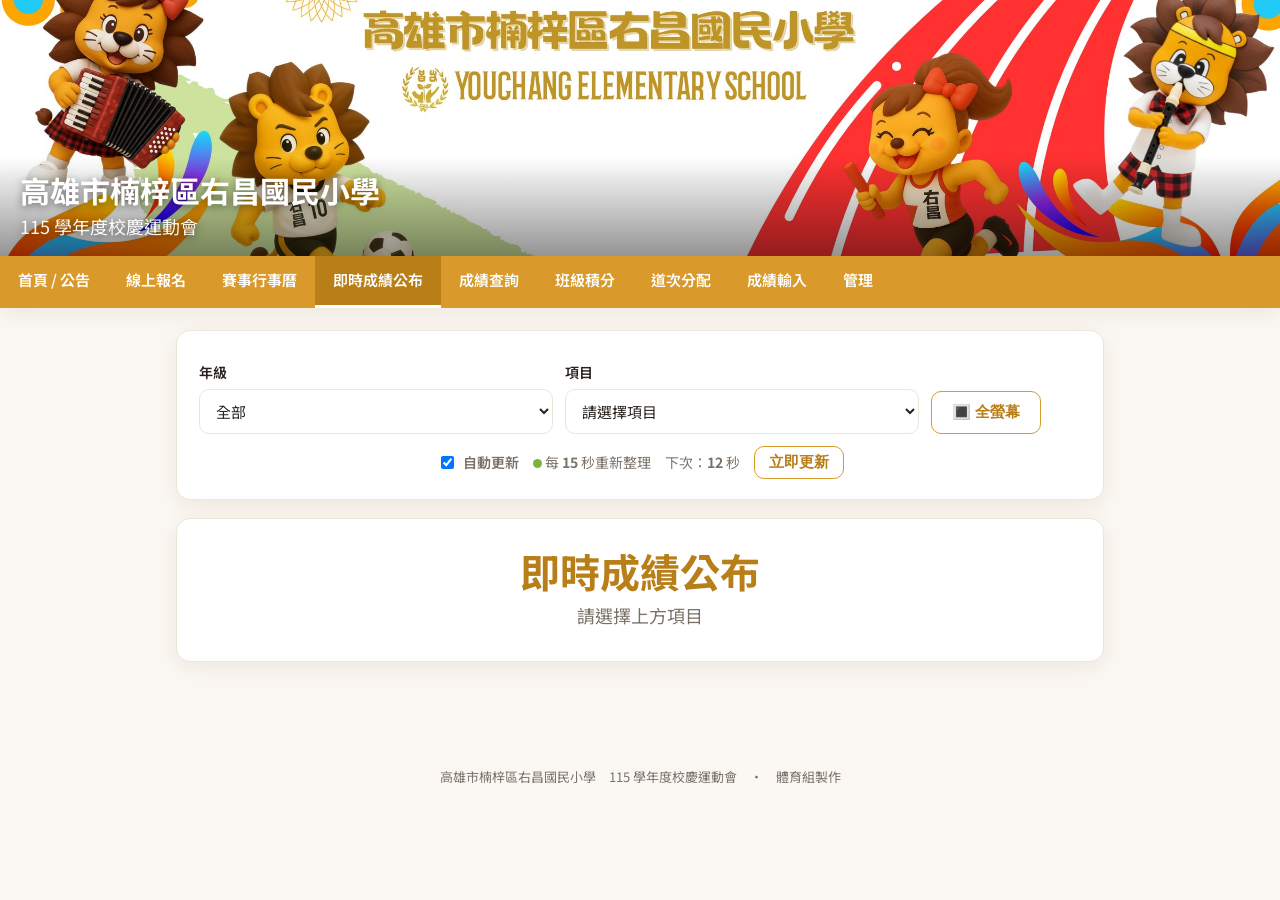
<file: board.html>
<!DOCTYPE html>
<html lang="zh-Hant">
<head>
  <meta charset="UTF-8">
  <meta name="viewport" content="width=device-width, initial-scale=1">
  <title>即時成績公布 · 右昌國小運動會</title>
  <link rel="icon" href="assets/banner-small.jpg">
  <link href="https://fonts.googleapis.com/css2?family=Noto+Sans+TC:wght@400;600;700;800;900&display=swap" rel="stylesheet">
  <link rel="stylesheet" href="css/style.css?v=20261113a">
  <style>
    .board-bar { display:flex; flex-wrap:wrap; gap:12px; align-items:end; }
    .board-bar > div { flex:1; min-width:150px; }
    .board-title { text-align:center; margin:6px 0 4px; }
    .board-title h2 { font-size:clamp(22px,4vw,40px); color:var(--gold-d); margin:0; justify-content:center; }
    .board-title h2::before { display:none; }
    .board-sub { text-align:center; color:var(--muted); margin-bottom:10px; font-size:clamp(13px,1.6vw,18px); }
    table.board { font-size:clamp(15px,2vw,26px); }
    table.board th { font-size:clamp(13px,1.5vw,20px); }
    table.board td, table.board th { padding:clamp(8px,1.4vw,18px) clamp(8px,1.2vw,16px); }
    .rk { font-weight:900; text-align:center; width:1%; white-space:nowrap; }
    .rk .medal { font-size:1.4em; }
    tr.top1 { background:#fff8e6; }
    tr.top2 { background:#f7f7f7; }
    tr.top3 { background:#fbf3ea; }
    .refresh-row { display:flex; justify-content:center; align-items:center; gap:14px; margin-top:12px; color:var(--muted); font-size:14px; flex-wrap:wrap; }
    .dot { width:9px;height:9px;border-radius:50%;background:var(--green);display:inline-block; animation:blink 1.4s infinite; }
    @keyframes blink { 50%{opacity:.25} }
    .fs-btn { cursor:pointer; }
    .done-wrap { margin-top:14px; border-top:1px dashed var(--line); padding-top:12px; display:flex; flex-wrap:wrap; align-items:center; gap:10px; }
    .done-wrap label { margin:0; font-weight:700; }
    .done-wrap select { flex:1; min-width:220px; max-width:420px; }
  </style>
</head>
<body data-page="board">
  <main>
    <section class="card">
      <div class="board-bar">
        <div>
          <label>年級</label>
          <select id="grade"><option value="">全部</option><option>1年級</option><option>2年級</option><option>4年級</option><option>5年級</option><option>6年級</option></select>
        </div>
        <div>
          <label>項目</label>
          <select id="code"><option value="">請選擇項目</option></select>
        </div>
        <div style="flex:0 0 auto">
          <label>&nbsp;</label>
          <button class="btn ghost fs-btn" id="fsBtn" type="button">🔳 全螢幕</button>
        </div>
      </div>
      <div class="refresh-row">
        <label style="margin:0;display:flex;align-items:center;gap:6px"><input type="checkbox" id="auto" checked style="width:auto"> 自動更新</label>
        <span><span class="dot"></span> 每 <b>15</b> 秒重新整理　下次：<b id="cd">–</b> 秒</span>
        <button class="btn ghost" id="now" type="button" style="padding:6px 14px">立即更新</button>
      </div>
      <div class="done-wrap" id="doneBox" style="display:none">
        <label for="doneSel">✅ 已完賽項目</label>
        <select id="doneSel"></select>
      </div>
    </section>

    <section class="card">
      <div class="board-title"><h2 id="bt">即時成績公布</h2></div>
      <div class="board-sub" id="bs">請選擇上方項目</div>
      <div id="out"></div>
    </section>
  </main>

  <script src="js/config.js?v=20261113a"></script>
  <script src="js/api.js?v=20261113a"></script>
  <script src="js/layout.js?v=20261113a"></script>
  <script>
    let EVENTS = [], QUALS = [], timer = null, cd = 15, PICKED = false;   // QUALS＝預賽晉級決賽名單（不含預賽成績）   // PICKED＝使用者手動選過項目；沒選就自動顯示最近公布的項目

    (async function fillEvents() {
      try {
        const data = await apiGet("events");
        EVENTS = data.events;
        renderCodeOptions();
        load();
      } catch (e) { el("out").innerHTML = '<div class="error">' + esc(e.message) + '</div>'; }
    })();

    function renderCodeOptions() {
      const grade = el("grade").value;
      const sel = el("code"); const cur = sel.value;
      sel.innerHTML = '<option value="">請選擇項目</option>';
      EVENTS.filter(function (e) {
        return !grade || e["組別"] == grade || e["組別"] == "全校" || String(e["組別"]).indexOf(grade) >= 0;
      }).forEach(function (e) {
        const o = document.createElement("option");
        o.value = e["代碼"]; o.textContent = e["名稱"] + "（" + e["組別"] + " " + e["性別"] + "）";
        if (e["代碼"] == cur) o.selected = true;
        sel.appendChild(o);
      });
    }

    // 目前年級篩選下，最近公布成績的項目代碼
    function latestCode(results) {
      const grade = el("grade").value, ok = {};
      EVENTS.forEach(function (e) { if (!grade || e["組別"] == grade || e["組別"] == "全校" || String(e["組別"]).indexOf(grade) >= 0) ok[e["代碼"]] = true; });
      const last = {};
      results.concat(QUALS).forEach(function (r) { const t = new Date(r["時間"]).getTime() || 0, c = r["項目代碼"]; if (ok[c] && !(last[c] >= t)) last[c] = t; });
      const codes = Object.keys(last).sort(function (a, b) { return last[b] - last[a]; });
      return codes[0] || "";
    }

    // 已完賽（有成績）的項目，依最近公布時間排序，點選＝切換到該項目
    function renderDone(results) {
      const grade = el("grade").value, last = {}, hasFinal = {};
      results.forEach(function (r) { hasFinal[r["項目代碼"]] = true; });
      results.concat(QUALS).forEach(function (r) { const t = new Date(r["時間"]).getTime() || 0, c = r["項目代碼"]; if (!(last[c] >= t)) last[c] = t; });
      const list = EVENTS.filter(function (e) {
        return last[e["代碼"]] != null && (!grade || e["組別"] == grade || e["組別"] == "全校" || String(e["組別"]).indexOf(grade) >= 0);
      }).sort(function (a, b) { return last[b["代碼"]] - last[a["代碼"]]; });
      el("doneBox").style.display = list.length ? "" : "none";
      const cur = el("code").value;
      el("doneSel").innerHTML = '<option value="">請選擇已完賽項目（共 ' + list.length + ' 項）</option>' + list.map(function (e) {
        return `<option value="${esc(e["代碼"])}"${e["代碼"] == cur ? " selected" : ""}>${esc(e["名稱"])} ${esc(e["組別"])}${e["性別"] && e["性別"] !== "混合" ? " " + esc(e["性別"]) : ""}${hasFinal[e["代碼"]] ? "" : "（預賽晉級名單）"}</option>`;
      }).join("");
    }

    async function load() {
      let data0 = null;
      try {
        const pr = await apiGet("prelim").catch(function () { return { rows: [] }; });
        QUALS = pr.rows || [];
        data0 = await apiGet("query");
        if (!PICKED) { const c = latestCode(data0.results || []); if (c) el("code").value = c; }
        renderDone(data0.results || []);
      } catch (e) { /* 下面照一般流程顯示 */ }
      const code = el("code").value;
      if (!code) { el("bt").textContent = "即時成績公布"; el("bs").textContent = "請選擇上方項目"; el("out").innerHTML = ""; return; }
      const ev = EVENTS.find(function (e) { return e["代碼"] == code; }) || {};
      el("bt").textContent = ev["名稱"] || "成績";
      el("bs").textContent = (ev["組別"] || "") + "　" + (ev["性別"] || "");
      try {
        const data = data0 || await apiGet("query", { code });
        const TOPN = CONFIG.scoreTable.length;   // 公布頁只顯示有積分的名次（前 6 名）；完整成績到「成績查詢」
        const rows = data.results.filter(function (r) { var k = Number(r["名次"]); return r["項目代碼"] == code && k >= 1 && k <= TOPN; }).sort(function (a, b) { return (a["名次"] || 99) - (b["名次"] || 99); });
        if (!rows.length) {
          const q = QUALS.filter(function (r) { return r["項目代碼"] == code; });
          if (q.length) {   // 預賽已完成、決賽還沒公布：只公布晉級名單，不公布預賽成績
            q.sort(function (a, b) { return normalizeClassName(a["班級"]).localeCompare(normalizeClassName(b["班級"]), "zh", { numeric: true }); });
            el("bs").textContent = (ev["組別"] || "") + "　" + (ev["性別"] || "") + "　預賽完成";
            el("out").innerHTML = `<div class="notice" style="text-align:center;font-size:clamp(15px,2vw,22px)">🏁 預賽已完成，<b>${q.length}</b> 人晉級決賽（決賽成績尚未公布）</div>
              <div class="table-wrap"><table class="board"><thead><tr><th class="rk">晉級</th><th>班級</th><th>姓名</th></tr></thead>
              <tbody>${q.map(function (r) { return `<tr><td class="rk">✅</td><td>${esc(r["班級"])}</td><td>${esc(r["姓名"] || "（全班）")}</td></tr>`; }).join("")}</tbody></table></div>`;
            return;
          }
          el("out").innerHTML = '<div class="notice" style="text-align:center;font-size:clamp(15px,2vw,22px)">此項目尚未公布成績</div>'; return;
        }
        const medal = ["🥇","🥈","🥉"];
        const body = rows.map(function (r) {
          const sp = r["紀錄"] === "棄權" || r["紀錄"] === "請假";
          const rk = sp ? 0 : Number(r["名次"]);
          const cls = rk >= 1 && rk <= 3 ? "top" + rk : "";
          const m = rk >= 1 && rk <= 3 ? '<span class="medal">' + medal[rk - 1] + '</span> ' : "";
          return `<tr class="${cls}">
            <td class="rk rank${rk>=1&&rk<=3?rk:''}">${sp ? esc(r["紀錄"]) : m + rk}</td>
            <td>${esc(r["班級"])}</td>
            <td>${esc(r["姓名"])}</td>
            <td>${sp ? "" : esc(r["紀錄"] || "")}</td>
            <td style="text-align:center">${esc(r["得分"])}</td></tr>`;
        }).join("");
        el("out").innerHTML = `<div class="table-wrap"><table class="board">
          <thead><tr><th class="rk">名次</th><th>班級</th><th>姓名</th><th>紀錄</th><th style="text-align:center">得分</th></tr></thead>
          <tbody>${body}</tbody></table></div>`;
      } catch (e) { el("out").innerHTML = '<div class="error">' + esc(e.message) + '</div>'; }
    }

    function tick() {
      if (!el("auto").checked) { el("cd").textContent = "–"; return; }
      cd--; el("cd").textContent = cd;
      if (cd <= 0) { cd = 15; load(); }
    }

    el("grade").addEventListener("change", function () { renderCodeOptions(); if (!PICKED) el("code").value = ""; cd = 15; load(); });
    el("code").addEventListener("change", function () { PICKED = !!el("code").value; cd = 15; load(); });
    el("doneSel").addEventListener("change", function () {
      if (!this.value) return;
      el("code").value = this.value; PICKED = true; cd = 15; load();
    });
    el("now").addEventListener("click", function () { cd = 15; load(); });
    el("fsBtn").addEventListener("click", function () {
      if (!document.fullscreenElement) document.documentElement.requestFullscreen && document.documentElement.requestFullscreen();
      else document.exitFullscreen && document.exitFullscreen();
    });
    timer = setInterval(tick, 1000);

    function esc(s){return String(s==null?"":s).replace(/[&<>"']/g,c=>({'&':'&amp;','<':'&lt;','>':'&gt;','"':'&quot;',"'":'&#39;'}[c]));}
  </script>
</body>
</html>
</file>
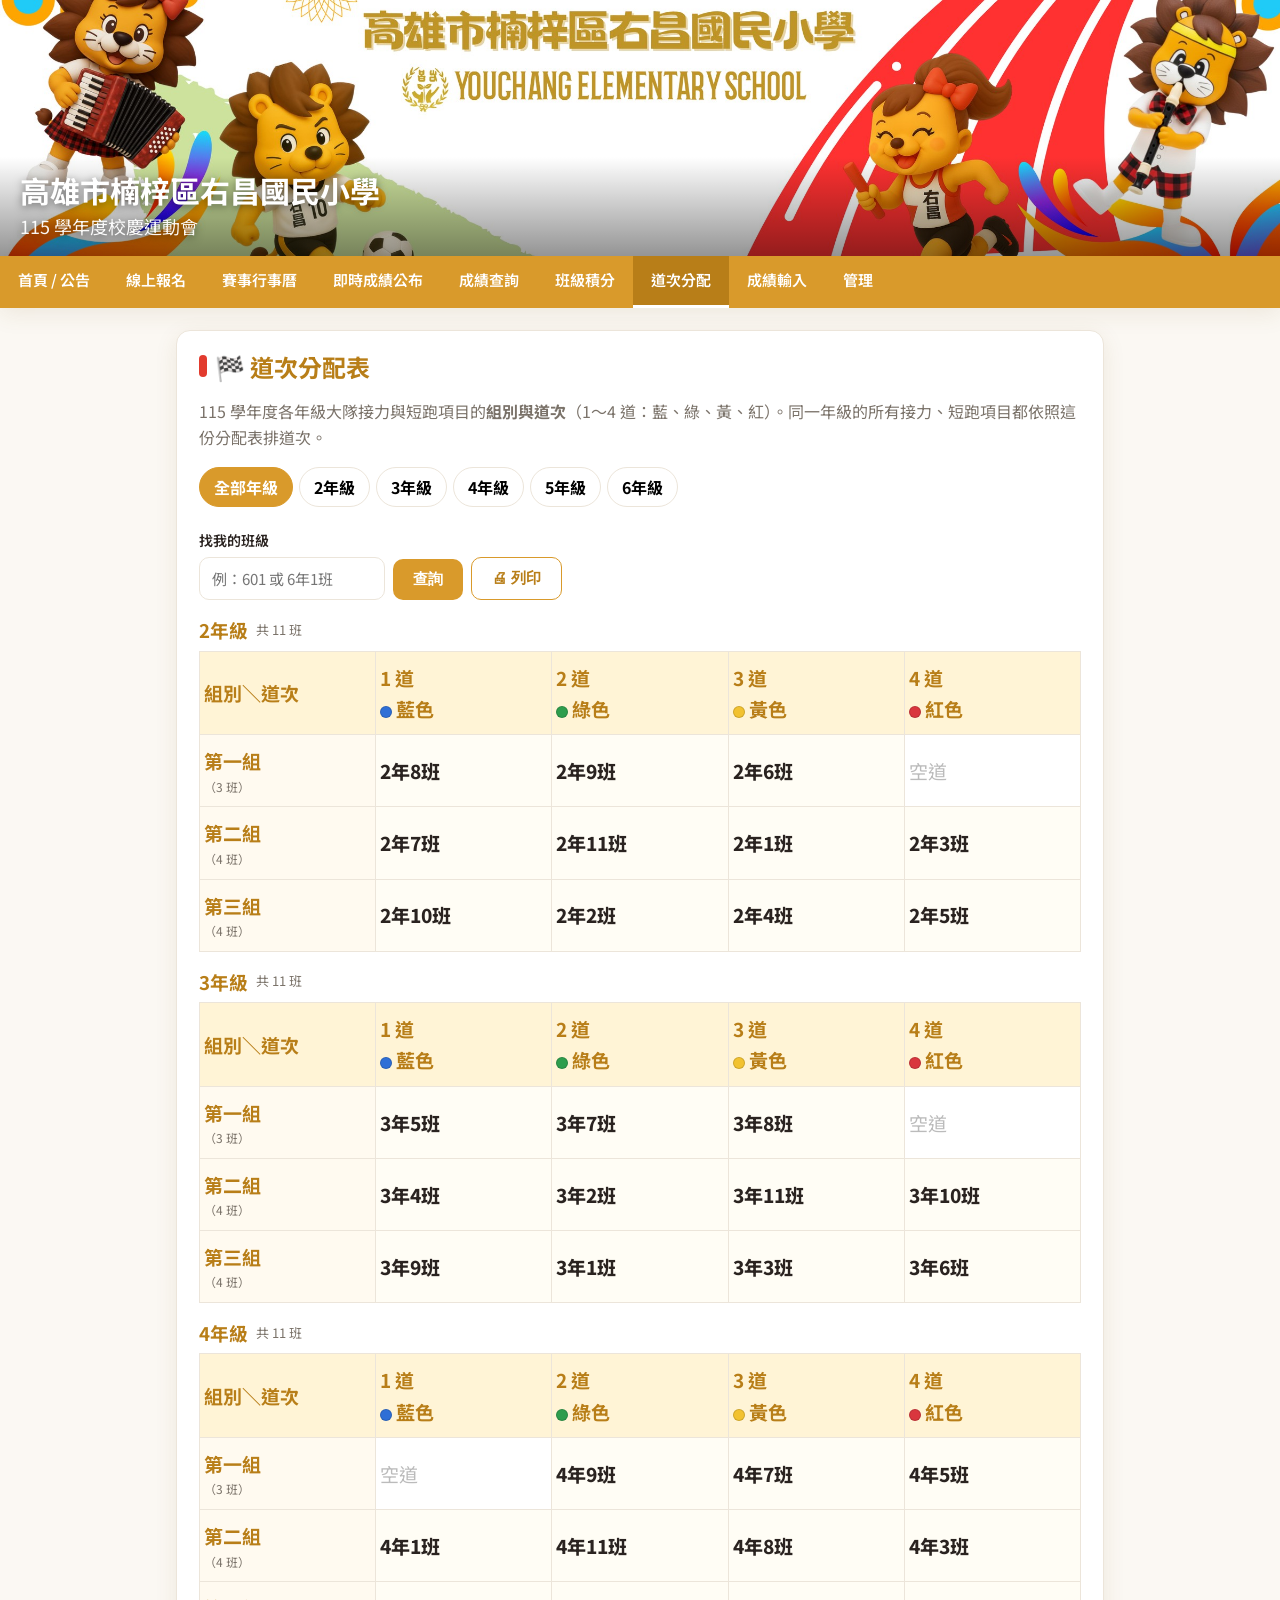
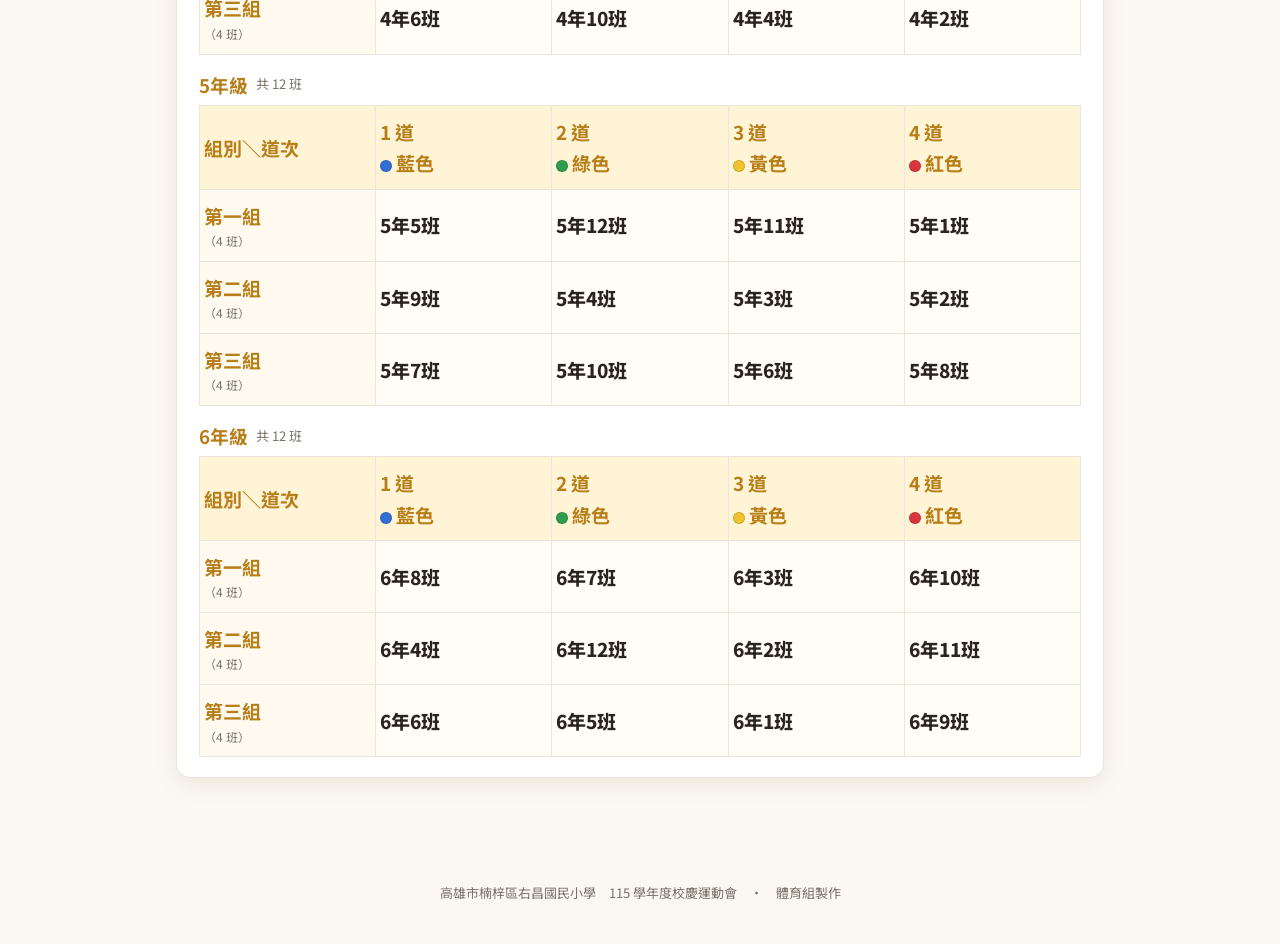
<file: draw.html>
<!DOCTYPE html>
<html lang="zh-Hant">
<head>
  <meta charset="UTF-8">
  <meta name="viewport" content="width=device-width, initial-scale=1">
  <title>道次分配 · 右昌國小運動會</title>
  <link rel="icon" href="assets/banner-small.jpg">
  <link href="https://fonts.googleapis.com/css2?family=Noto+Sans+TC:wght@400;600;700;800&display=swap" rel="stylesheet">
  <link rel="stylesheet" href="css/style.css?v=20261113a">
  <style>
    .gbtns { display: flex; flex-wrap: wrap; gap: 6px; }
    .gbtns button { border: 1px solid var(--line); background: #fff; border-radius: 999px; padding: 6px 14px; font: inherit; font-weight: 700; cursor: pointer; }
    .gbtns button.on { background: var(--gold); border-color: var(--gold); color: #fff; }
    .lane-block { margin-top: 18px; }
    .lane-block h3 { margin: 0 0 8px; color: var(--gold-d); display: flex; align-items: center; gap: 8px; flex-wrap: wrap; }
    .lane-block h3 small { font-weight: 400; color: var(--muted); font-size: 13px; }
    .draw-grid { width: 100%; border-collapse: collapse; text-align: center; table-layout: fixed; }
    .draw-grid th, .draw-grid td { border: 1px solid var(--line); padding: 10px 4px; font-size: clamp(14px, 2vw, 19px); }
    .draw-grid thead th { background: #fff4d6; }
    .draw-grid thead th .dot { display: inline-block; width: 12px; height: 12px; border-radius: 50%; vertical-align: -1px; margin-right: 4px; border: 1px solid rgba(0,0,0,.15); }
    .draw-grid tbody th { background: #fffaf0; width: 24%; }
    .draw-grid tbody th small { display: block; font-weight: 400; color: var(--muted); font-size: 12px; }
    .draw-grid td.has { font-weight: 800; background: #fffdf5; }
    .draw-grid td.empty { color: #bbb; }
    .draw-grid td.off { background: repeating-linear-gradient(45deg, #f3f3f3, #f3f3f3 6px, #e9e9e9 6px, #e9e9e9 12px); color: #999; font-size: 13px; }
    .draw-grid td.me { background: #ffe082; outline: 3px solid var(--red, #d33); outline-offset: -3px; }
    .find-row { display: flex; flex-wrap: wrap; gap: 8px; align-items: end; margin-top: 12px; }
    .find-msg { margin-top: 8px; font-size: 15px; }
    .draw-big { text-align: center; padding: 22px 10px; border: 2px dashed var(--gold-d); border-radius: 14px; background: #fffaf0; margin-top: 14px; }
    .draw-big .n { font-size: clamp(30px, 6vw, 56px); font-weight: 900; color: var(--gold-d); letter-spacing: 2px; }
    .draw-big .t { color: var(--muted); margin-top: 4px; }
    .todo-chips { display: flex; flex-wrap: wrap; gap: 6px; margin-top: 6px; }
    .todo-chips span { background: #fff; border: 1px solid var(--line); border-radius: 999px; padding: 3px 12px; font-size: 14px; }
    @media print { .site-header, .site-nav, .site-footer, .no-print { display: none !important; } .lane-block { break-inside: avoid; } }
  </style>
</head>
<body data-page="draw">
  <main>
    <section class="card">
      <h2>🏁 道次分配表</h2>
      <p class="muted">115 學年度各年級大隊接力與短跑項目的<b>組別與道次</b>（1～4 道：藍、綠、黃、紅）。同一年級的所有接力、短跑項目都依照這份分配表排道次。</p>
      <div class="gbtns no-print" id="gbtns"></div>
      <div class="find-row no-print">
        <div style="min-width:180px"><label>找我的班級</label><input id="findCls" placeholder="例：601 或 6年1班"></div>
        <div><button class="btn" id="findGo" type="button">查詢</button></div>
        <div><button class="btn ghost" type="button" onclick="print()">🖨 列印</button></div>
      </div>
      <div id="findMsg" class="find-msg"></div>
      <div id="board"><p class="muted">載入中…</p></div>
    </section>

    <section class="card no-print" id="drawCard" style="display:none">
      <h2>🎲 <span id="drawTitle">線上抽籤</span></h2>
      <p class="muted" id="drawIntro">每班由老師登入後自己抽一次，系統會隨機決定「第幾組、第幾道」，不會重複，也會自動帶進秩序冊。每班只能抽一次，抽之前請確認班級。</p>
      <div id="todo"></div>
      <div id="drawBody" style="margin-top:10px"></div>
    </section>

    <section class="card no-print" id="adminCard" style="display:none">
      <h2>抽籤管理（需要「秩序冊」權限）</h2>
      <p class="muted">抽錯或需要重抽時，可以清除某一班的結果（該班再抽一次），或整個年級全部清掉重來。</p>
      <div class="row" style="align-items:end">
        <div style="min-width:160px"><label>清除某一班</label><select id="resetCls"></select></div>
        <div><button class="btn ghost" id="resetOne" type="button">清除這一班</button></div>
        <div><button class="btn red" id="resetAll" type="button">清除整個年級</button></div>
      </div>
    </section>
  </main>

  <script src="js/config.js?v=20261113a"></script>
  <script src="js/api.js?v=20261113a"></script>
  <script src="js/layout.js?v=20261113a"></script>
  <script>
    const AUTH_KEY = "yc_auth", COLORS = ["藍", "綠", "黃", "紅", "橘", "白"];
    const DOT = ["#2f6fd6", "#2e9d4d", "#f2c230", "#d9363e", "#f08a24", "#ffffff"];
    const ALL_GRADES = ["1年級", "2年級", "3年級", "4年級", "5年級", "6年級"];
    const LD = CONFIG.laneDraws || {};
    let AUTH = null, INFO = { classCount: {}, lanes: 4, layout: {} }, ROWS = [], BUSY = false, SHOW_LOGIN = false;
    let VIEW = "ALL", ME = "";   // 目前顯示的年級（ALL＝全部）、要標亮的班級
    try { AUTH = JSON.parse(localStorage.getItem(AUTH_KEY)); } catch (e) { AUTH = null; }
    if (isStaleAuth(AUTH)) AUTH = null;
    try { VIEW = localStorage.getItem("yc_lane_view") || "ALL"; ME = localStorage.getItem("yc_lane_me") || ""; } catch (e) {}
    const m0 = location.hash.match(/g=([1-6])/); if (m0) VIEW = m0[1] + "年級";

    /* ---- 線上抽籤的年級（後端 DRAW_CLASS_COUNT，目前只有 1 年級）---- */
    const DG = () => Object.keys(INFO.classCount || {})[0] || "";
    const nClass = g => (INFO.classCount || {})[g] || 0;
    // 每組用幾道（只用第 1～k 道）；後端有給就用後端的，否則平均分配、前面的組多一班（10 班 → 4,3,3）
    const layoutOf = g => {
      const L = (INFO.layout || {})[g]; if (L && L.length) return L;
      const n = nClass(g), groups = Math.ceil(n / INFO.lanes);
      return Array.from({ length: groups }, (_, i) => Math.floor(n / groups) + (i < n % groups ? 1 : 0));
    };
    const clsName = (g, i) => g.charAt(0) + "年" + i + "班";
    const drawnMap = g => { const m = {}; ROWS.filter(r => r["年級"] === g).forEach(r => { m[normalizeClassName(r["班級"])] = r; }); return m; };

    // 某年級的分配表：{ rows: [[班級或""]...], off: [[是否不使用]...], source, done, total }
    function gridOf(g) {
      const lanes = (LD.lanes || [1, 2, 3, 4]).length;
      if (nClass(g)) {   // 線上抽籤年級：用即時結果
        const L = layoutOf(g), dm = drawnMap(g), rows = L.map(() => Array(lanes).fill("")), off = L.map(k => Array.from({ length: lanes }, (_, i) => i + 1 > k));
        Object.keys(dm).forEach(c => { const r = dm[c]; if (rows[r["組"] - 1]) rows[r["組"] - 1][r["道次"] - 1] = c; });
        return { rows, off, source: "online", done: Object.keys(dm).length, total: nClass(g) };
      }
      const d = LD[g]; if (!d) return null;
      const rows = d.map(row => Array.from({ length: lanes }, (_, i) => row[i] ? clsName(g, row[i]) : ""));
      return { rows, off: rows.map(r => r.map(() => false)), source: "table", done: rows.flat().filter(Boolean).length, total: rows.flat().filter(Boolean).length };
    }
    const gradesShown = () => ALL_GRADES.filter(g => nClass(g) || LD[g]);

    async function load() {
      try {
        const d = await apiGet("draw");
        INFO = { classCount: d.classCount || {}, lanes: d.lanes || 4, layout: d.layout || {} }; ROWS = d.rows || [];
      } catch (e) { toast("讀取線上抽籤結果失敗：" + e.message, "err"); }
      render();
    }

    function render() {
      const gs = gradesShown();
      if (VIEW !== "ALL" && gs.indexOf(VIEW) < 0) VIEW = "ALL";
      el("gbtns").innerHTML = ["ALL"].concat(gs).map(g => `<button type="button" data-g="${g}" class="${g === VIEW ? "on" : ""}">${g === "ALL" ? "全部年級" : g}</button>`).join("");
      const lanes = LD.lanes || [1, 2, 3, 4], colors = LD.colors || [];
      el("board").innerHTML = (VIEW === "ALL" ? gs : [VIEW]).map(function (g) {
        const G = gridOf(g); if (!G) return "";
        const note = G.source === "online" ? (G.done < G.total ? `線上抽籤中：已抽 ${G.done} / ${G.total} 班` : "線上抽籤結果") : "";
        return `<div class="lane-block"><h3>${esc(g)} <small>共 ${G.total} 班${note ? "　" + esc(note) : ""}</small></h3>
          <table class="draw-grid"><thead><tr><th>組別＼道次</th>${lanes.map((n, i) => `<th>${n} 道<br><span class="dot" style="background:${DOT[i]}"></span>${esc(colors[i] || COLORS[i])}</th>`).join("")}</tr></thead><tbody>
          ${G.rows.map((row, r) => `<tr><th>第${cnNum(r + 1)}組<small>（${G.source === "online" ? G.off[r].filter(x => !x).length : row.filter(Boolean).length} 班）</small></th>${row.map((c, i) =>
            c ? `<td class="has${c === ME ? " me" : ""}">${esc(c)}</td>` : G.off[r][i] ? '<td class="off">不使用</td>' : `<td class="empty">${G.source === "online" ? "—" : "空道"}</td>`).join("")}</tr>`).join("")}
          </tbody></table></div>`;
      }).join("") || '<div class="notice">目前沒有道次分配資料。</div>';
      renderFindMsg();
      renderDraw();
    }
    function cnNum(n) { return "零一二三四五六七八九十"[n] || String(n); }

    /* ---- 找我的班級 ---- */
    function findClass() {
      const raw = el("findCls").value.trim();
      ME = raw ? normalizeClassName(raw) : "";
      try { localStorage.setItem("yc_lane_me", ME); } catch (e) {}
      const g = ME ? ME.charAt(0) + "年級" : "";
      if (ME && gradesShown().indexOf(g) >= 0) { VIEW = g; saveView(); }
      render();
      const cell = document.querySelector(".draw-grid td.me"); if (cell) cell.scrollIntoView({ behavior: "smooth", block: "center" });
    }
    function renderFindMsg() {
      if (!ME) { el("findMsg").innerHTML = ""; return; }
      const g = ME.charAt(0) + "年級", G = gridOf(g);
      let hit = null;
      if (G) G.rows.forEach((row, r) => row.forEach((c, i) => { if (c === ME) hit = { r, i }; }));
      const lanes = LD.lanes || [1, 2, 3, 4], colors = LD.colors || [];
      el("findMsg").innerHTML = hit
        ? `<div class="notice">📍 <b>${esc(ME)}</b>：第${cnNum(hit.r + 1)}組　第 ${lanes[hit.i]} 道（${esc(colors[hit.i] || COLORS[hit.i])}）</div>`
        : `<div class="notice">找不到「${esc(ME)}」${G && G.source === "online" && G.done < G.total ? "（這個班可能還沒抽籤）" : "，請確認班級寫法，例如 601 或 6年1班"}。</div>`;
    }
    function saveView() { try { localStorage.setItem("yc_lane_view", VIEW); } catch (e) {} }

    /* ---- 線上抽籤（只有開放抽籤的年級；全部抽完後只留管理者連結）---- */
    function renderDraw() {
      const g = DG(), card = el("drawCard");
      if (!g) { card.style.display = "none"; el("adminCard").style.display = "none"; return; }
      const dm = drawnMap(g), todo = [];
      for (let i = 1; i <= nClass(g); i++) if (!dm[clsName(g, i)]) todo.push(clsName(g, i));
      const isAdmin = AUTH && hasPerm(AUTH, "秩序冊");
      card.style.display = "";
      el("drawTitle").textContent = g + " 線上抽籤";
      el("drawIntro").style.display = todo.length ? "" : "none";
      el("todo").innerHTML = todo.length ? `<div class="muted" style="font-size:13px">還沒抽的班級（${todo.length} 班）：</div><div class="todo-chips">${todo.map(c => `<span>${esc(c)}</span>`).join("")}</div>` : `<p class="muted" style="margin:0">✅ ${esc(g)} 全部班級都抽完了，結果已放在上方分配表，秩序冊也會自動採用。</p>`;
      renderDrawBody(g, todo); renderAdmin(dm, isAdmin);
    }

    function renderDrawBody(g, todo) {
      const body = el("drawBody");
      if (!AUTH || !AUTH.token) {
        if (el("dl_email")) return;   // 定時重畫時不要蓋掉打到一半的登入表單
        if (!todo.length && !SHOW_LOGIN) {
          body.innerHTML = '<p class="muted" style="margin:0;font-size:13px"><a href="#" id="dl_show">管理者登入（需要重抽時）</a></p>';
          el("dl_show").addEventListener("click", function (e) { e.preventDefault(); SHOW_LOGIN = true; render(); });
          return;
        }
        body.innerHTML = `<p class="muted" style="margin:0 0 8px">${todo.length ? "請用班級帳號登入（例如 1年1班＝yocps101）。" : "管理者登入："}</p>
          <div class="row" style="align-items:end">
            <div style="min-width:160px"><label>帳號</label><input id="dl_email" autocomplete="username"></div>
            <div style="min-width:160px"><label>密碼</label><input id="dl_pw" type="password" autocomplete="current-password"></div>
            <div><button class="btn" id="dl_go" type="button">登入</button></div></div><div id="dl_msg"></div>`;
        const go = async function () {
          const email = el("dl_email").value.trim(), pw = el("dl_pw").value;
          if (!email || !pw) return toast("請輸入帳號與密碼", "err");
          const b = el("dl_go"); setBusy(b, true, "登入中…");
          try { const r = await apiPost("login", { email, password: pw }); AUTH = r; localStorage.setItem(AUTH_KEY, JSON.stringify(r)); toast("登入成功", "ok"); el("drawBody").innerHTML = ""; await load(); }
          catch (e) { el("dl_msg").innerHTML = '<div class="error">' + esc(e.message) + '</div>'; setBusy(b, false); }
        };
        el("dl_go").addEventListener("click", go);
        el("dl_pw").addEventListener("keydown", e => { if (e.key === "Enter") go(); });
        return;
      }
      const who = `<p class="muted" style="margin:0 0 8px;font-size:13px">目前登入：<b>${esc(AUTH.name || AUTH.email || "")}</b>　<a href="#" id="dl_out">登出／換帳號</a></p>`;
      const bindOut = () => el("dl_out").addEventListener("click", function (e) { e.preventDefault(); localStorage.removeItem(AUTH_KEY); AUTH = null; SHOW_LOGIN = false; el("drawBody").innerHTML = ""; render(); });
      if (!todo.length) { body.innerHTML = who; bindOut(); return; }
      if (!hasPerm(AUTH, "報名")) { body.innerHTML = who + '<div class="notice">這個帳號沒有抽籤權限。</div>'; bindOut(); return; }
      const keep = el("pickCls") ? el("pickCls").value : "", keepRes = el("result") ? el("result").innerHTML : "";
      body.innerHTML = who + `<div class="row" style="align-items:end">
          <div style="min-width:180px"><label>請選擇你的班級</label><select id="pickCls"><option value="">請選擇</option>${todo.map(c => `<option>${esc(c)}</option>`).join("")}</select></div>
          <div><button class="btn" id="goDraw" type="button">🎲 抽籤</button></div></div><div id="result"></div>`;
      if (keep && todo.indexOf(keep) >= 0) el("pickCls").value = keep;
      else {   // 班級帳號 yocps1NN → 自動選好 1年N班
        const m = String(AUTH.email || "").match(/^yocps(\d)(\d\d)$/i), mine = m ? m[1] + "年" + Number(m[2]) + "班" : "";
        if (mine && todo.indexOf(mine) >= 0) el("pickCls").value = mine;
      }
      el("result").innerHTML = keepRes;
      el("goDraw").addEventListener("click", doDraw); bindOut();
    }
    function renderAdmin(dm, ok) {
      el("adminCard").style.display = ok ? "" : "none"; if (!ok) return;
      el("resetCls").innerHTML = '<option value="">請選擇</option>' + Object.keys(dm).sort((a, b) => a.localeCompare(b, "zh", { numeric: true })).map(c => `<option>${esc(c)}</option>`).join("");
    }

    async function doDraw() {
      if (BUSY) return;
      const g = DG(), cls = el("pickCls").value, L = layoutOf(g);
      if (!cls) return toast("請先選擇班級", "err");
      if (!confirm("確定要幫「" + cls + "」抽籤嗎？每班只能抽一次，抽完不能重抽。")) return;
      BUSY = true; const btn = el("goDraw"); setBusy(btn, true, "抽籤中…");
      const box = el("result"); let tick = 0;
      const anim = setInterval(() => { box.innerHTML = `<div class="draw-big"><div class="n">第 ${1 + (tick % L.length)} 組　第 ${1 + (tick * 7 % L[tick % L.length])} 道</div><div class="t">${esc(cls)} 抽籤中…</div></div>`; tick++; }, 90);
      try {
        const [res] = await Promise.all([apiPost("drawLane", { token: AUTH.token, grade: g, cls }), new Promise(r => setTimeout(r, 1500))]);
        clearInterval(anim);
        box.innerHTML = `<div class="draw-big"><div class="t">${esc(res.班級)}${res.already ? "（之前已經抽過）" : " 抽到了"}</div><div class="n">第 ${res.組} 組　第 ${res.道次} 道（${COLORS[res.道次 - 1] || ""}）</div></div>`;
        toast(res.msg, "ok");
        await load();
      } catch (e) {
        clearInterval(anim); box.innerHTML = "";
        toast(e.message, "err");
        if (/登入/.test(e.message)) { localStorage.removeItem(AUTH_KEY); AUTH = null; render(); }
        else await load();   // 回應可能遺失：重新讀一次看這班是不是已經抽到了
      } finally { BUSY = false; setBusy(el("goDraw") || btn, false); }
    }

    async function doReset(cls) {
      const g = DG(), what = cls ? "「" + cls + "」" : "整個 " + g;
      if (!confirm("確定要清除" + what + "的抽籤結果嗎？")) return;
      try { const res = await apiPost("resetDraw", { token: AUTH.token, grade: g, cls }); toast(res.msg, "ok"); await load(); }
      catch (e) { toast(e.message, "err"); }
    }
    el("resetOne").addEventListener("click", () => { const c = el("resetCls").value; if (!c) return toast("請先選擇要清除的班級", "err"); doReset(c); });
    el("resetAll").addEventListener("click", () => doReset(""));
    el("gbtns").addEventListener("click", function (e) { const b = e.target.closest("button[data-g]"); if (!b) return; VIEW = b.dataset.g; saveView(); render(); });
    el("findGo").addEventListener("click", findClass);
    el("findCls").addEventListener("keydown", e => { if (e.key === "Enter") findClass(); });
    if (ME) el("findCls").value = ME;
    render();   // 先用設定檔的 2～6 年級畫出來，線上抽籤結果讀到再補
    load();
    // 還在抽籤時每 15 秒更新；全部抽完後 2 分鐘一次
    let lastLoad = Date.now();
    const allDone = () => { const g = DG(); return !g || Object.keys(drawnMap(g)).length >= nClass(g); };
    setInterval(() => { if (document.hidden || BUSY) return; if (Date.now() - lastLoad < (allDone() ? 120000 : 15000) - 500) return; lastLoad = Date.now(); load(); }, 5000);

    function esc(s){return String(s==null?"":s).replace(/[&<>"']/g,c=>({'&':'&amp;','<':'&lt;','>':'&gt;','"':'&quot;',"'":'&#39;'}[c]));}
  </script>
</body>
</html>
</file>
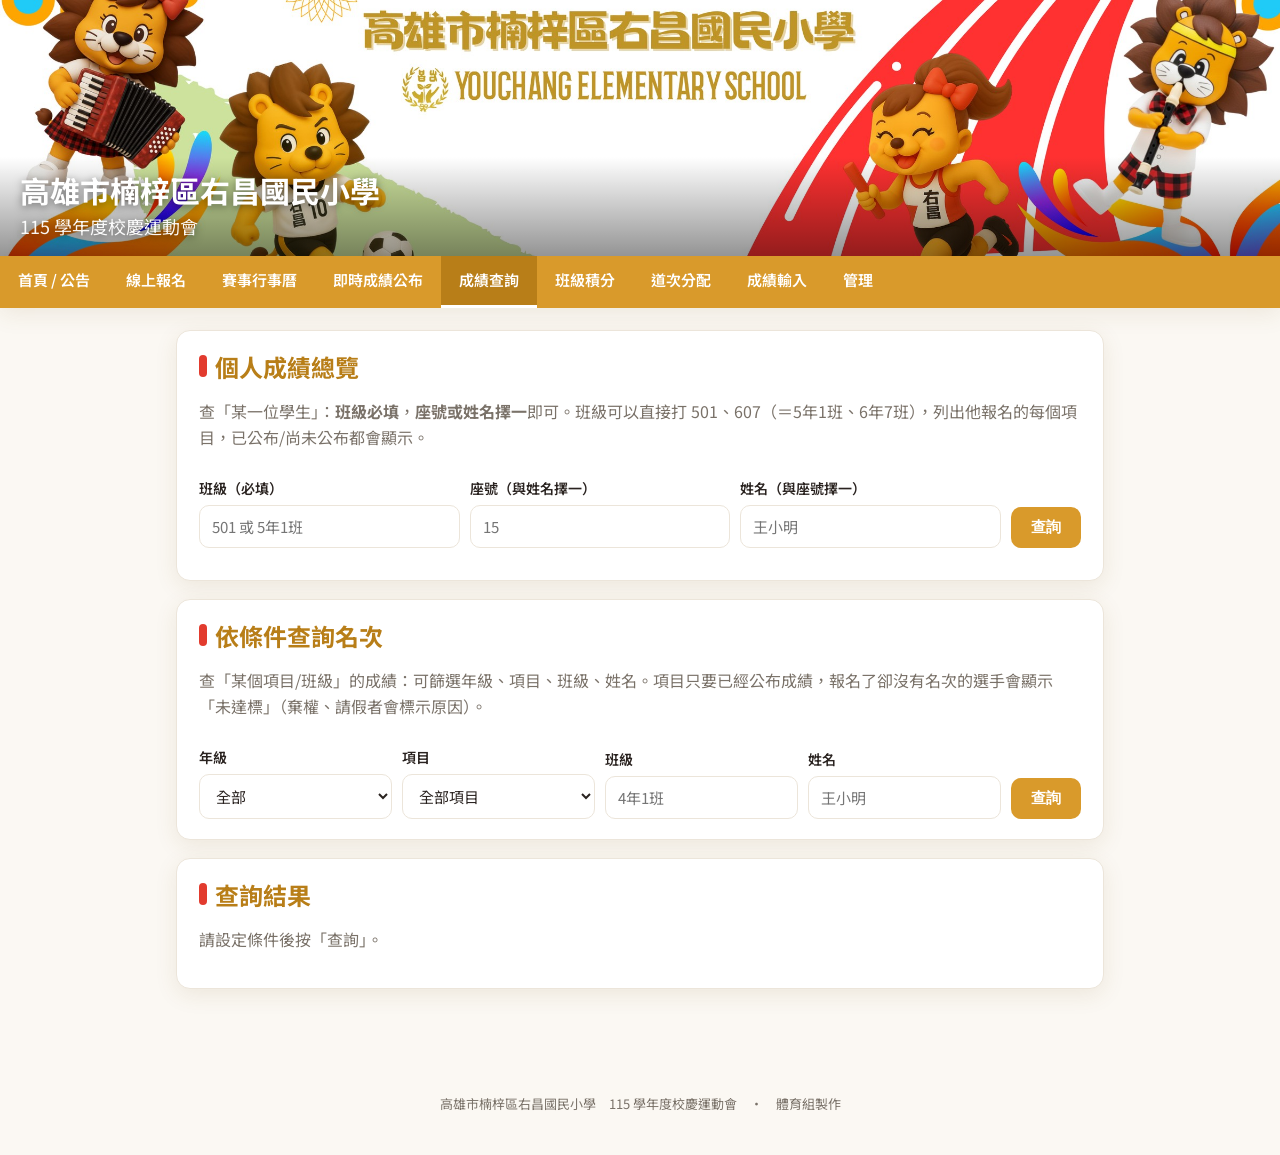
<file: query.html>
<!DOCTYPE html>
<html lang="zh-Hant">
<head>
  <meta charset="UTF-8">
  <meta name="viewport" content="width=device-width, initial-scale=1">
  <title>成績查詢 · 右昌國小運動會</title>
  <link rel="icon" href="assets/banner-small.jpg">
  <link href="https://fonts.googleapis.com/css2?family=Noto+Sans+TC:wght@400;600;700;800&display=swap" rel="stylesheet">
  <link rel="stylesheet" href="css/style.css?v=20261113a">
</head>
<body data-page="query">
  <main>
    <section class="card">
      <h2>個人成績總覽</h2>
      <p class="muted">查「某一位學生」：<b>班級必填</b>，<b>座號或姓名擇一</b>即可。班級可以直接打 501、607（＝5年1班、6年7班），列出他報名的每個項目，已公布/尚未公布都會顯示。</p>
      <div class="row">
        <div style="flex:1;min-width:120px">
          <label>班級（必填）</label>
          <input id="p_cls" placeholder="501 或 5年1班">
        </div>
        <div style="flex:1;min-width:100px">
          <label>座號（與姓名擇一）</label>
          <input id="p_seat" inputmode="numeric" placeholder="15">
        </div>
        <div style="flex:1;min-width:120px">
          <label>姓名（與座號擇一）</label>
          <input id="p_name" placeholder="王小明">
        </div>
        <div><button class="btn" id="p_go" type="button">查詢</button></div>
      </div>
      <div id="p_out" style="margin-top:12px"></div>
    </section>

    <section class="card">
      <h2>依條件查詢名次</h2>
      <p class="muted">查「某個項目/班級」的成績：可篩選年級、項目、班級、姓名。項目只要已經公布成績，報名了卻沒有名次的選手會顯示「未達標」（棄權、請假者會標示原因）。</p>
      <div class="row">
        <div style="flex:1;min-width:150px">
          <label>年級</label>
          <select id="grade"><option value="">全部</option><option>1年級</option><option>2年級</option><option>4年級</option><option>5年級</option><option>6年級</option></select>
        </div>
        <div style="flex:1;min-width:150px">
          <label>項目</label>
          <select id="code"><option value="">全部項目</option></select>
        </div>
        <div style="flex:1;min-width:120px">
          <label>班級</label>
          <input id="cls" placeholder="4年1班">
        </div>
        <div style="flex:1;min-width:120px">
          <label>姓名</label>
          <input id="name" placeholder="王小明">
        </div>
        <div><button class="btn" id="go" type="button">查詢</button></div>
      </div>
    </section>

    <section class="card">
      <h2>查詢結果</h2>
      <div id="out"><p class="muted">請設定條件後按「查詢」。</p></div>
    </section>
  </main>

  <script src="js/config.js?v=20261113a"></script>
  <script src="js/api.js?v=20261113a"></script>
  <script src="js/layout.js?v=20261113a"></script>
  <script>
    let EVENTS = [];
    // 狀態說明：沒有名次紀錄的選手，在「已公布成績的項目」裡顯示「未達標」；棄權、請假（成績表的紀錄欄寫「棄權」「請假」）照實顯示
    const NOSHOW = ["棄權", "請假"];
    const isRelayName = n => /接力/.test(String(n || ""));
    const cKey = c => normalizeClassName(c);
    const sKey = (c, n) => cKey(c) + "|" + String(n || "").trim();
    // 預賽晉級決賽名單（公開 API 只回晉級者）：{ 項目代碼: Set(班級|姓名) }
    function qualMap(rows) {
      const m = {};
      (rows || []).forEach(r => { (m[r["項目代碼"]] || (m[r["項目代碼"]] = new Set())).add(sKey(r["班級"], r["姓名"])); });
      return m;
    }
    // 預賽成績顯示：X＝未出賽；純數字補「秒」（有預賽的都是徑賽／接力）
    function fmtPre(v) {
      v = String(v == null ? "" : v).trim();
      if (!v) return "";
      if (/^x$/i.test(v)) return "未出賽";
      return /^\d+(\.\d+)?$/.test(v) ? v + "秒" : v;
    }
    function specialStatus(r) {   // 回傳「棄權」「請假」或 ""
      const t = String(r["紀錄"] || "").trim();
      return NOSHOW.indexOf(t) >= 0 ? t : "";
    }
    (async function fillEvents() {
      try {
        const data = await apiGet("events");
        EVENTS = data.events;
        const sel = el("code");
        data.events.forEach(function (e) {
          const o = document.createElement("option");
          o.value = e["代碼"]; o.textContent = e["名稱"] + "（" + e["組別"] + " " + e["性別"] + "）";
          sel.appendChild(o);
        });
      } catch (e) {}
    })();

    async function run() {
      const out = el("out"); out.innerHTML = '<p class="muted">查詢中…</p>';
      try {
        const fGrade = el("grade").value, fCode = el("code").value,
              fCls = cKey(el("cls").value.trim()), fName = el("name").value.trim();
        const [resD, regD, evD, preD] = await Promise.all([apiGet("query"), apiGet("reglist"), EVENTS.length ? { events: EVENTS } : apiGet("events"), apiGet("prelim", fCode ? { withScore: 1, code: fCode } : { withScore: 1 }).catch(() => ({ rows: [] }))]);
        // 有預賽成績的版本（withScore）只算晉級者當晉級名單；舊版後端只回晉級者，也能用
        const qual = qualMap((preD.rows || []).filter(r => !preD.withScore || r["晉級"] === "是"));
        const preScore = {};   // 項目代碼|班級|姓名 → 預賽成績（接力姓名空白）
        (preD.rows || []).forEach(r => { if (preD.withScore) preScore[r["項目代碼"] + "|" + sKey(r["班級"], r["姓名"])] = r["預賽成績"]; });
        const preOf = (code, cls, who, relay) => fmtPre(preScore[code + "|" + sKey(cls, relay ? "" : who)]);
        EVENTS = evD.events;
        const results = resD.results, regs = regD.regs;
        const pass = r => (!fGrade || String(r["年級"]) === fGrade) && (!fCode || r["項目代碼"] == fCode) &&
          (!fCls || cKey(r["班級"]) === fCls) && (!fName || String(r["姓名"] || "").indexOf(fName) >= 0);
        const done = {};   // 已公布成績的項目
        results.forEach(r => { done[r["項目代碼"]] = true; });
        const rows = [];
        results.filter(pass).forEach(function (r) {
          const sp = specialStatus(r), rk = Number(r["名次"]);
          rows.push({ code: r["項目代碼"], name: r["項目名稱"], grp: r["組別"], cls: r["班級"], who: r["姓名"], seat: 0,
            rank: sp || !rk ? 999 : rk, label: sp || (rk ? rk : "—"), rec: sp ? "" : (r["紀錄"] || ""), pts: r["得分"], css: rk && !sp && rk <= 3 ? "rank" + rk : "",
            pre: preOf(r["項目代碼"], r["班級"], r["姓名"], isRelayName(r["項目名稱"]) || !String(r["姓名"] || "").trim()) });
        });
        // 報名了、項目已公布成績、卻沒有名次紀錄的人 → 未達標
        const has = {}, hasClass = {};
        results.forEach(r => { has[r["項目代碼"] + "|" + sKey(r["班級"], r["姓名"])] = true; hasClass[r["項目代碼"] + "|" + cKey(r["班級"])] = true; });
        const relayDone = {};
        regs.forEach(function (g) {
          const code = g["項目代碼"]; if (!done[code] && !qual[code]) return;
          const ev = EVENTS.find(e => e["代碼"] == code) || {};
          if (!pass({ "年級": g["年級"], "項目代碼": code, "班級": g["班級"], "姓名": g["姓名"] })) return;
          const relay = isRelayName(g["項目名稱"] || ev["名稱"]);
          if (relay) {   // 接力以班級為單位，一班只列一次
            const k = code + "|" + cKey(g["班級"]);
            if (hasClass[k] || relayDone[k]) return; relayDone[k] = true;
            let lab = "未達標", cs = "muted";
            if (qual[code]) {
              if (!qual[code].has(sKey(g["班級"], ""))) lab = "預賽未晉級";
              else if (!done[code]) { lab = "晉級決賽"; cs = "rank2"; }
            } else if (!done[code]) return;
            rows.push({ code, name: g["項目名稱"], grp: ev["組別"] || g["年級"], cls: g["班級"], who: "（全班）", seat: 0, rank: lab === "預賽未晉級" ? 1001 : 1000, label: lab, rec: "", pts: lab === "晉級決賽" ? "" : 0, css: cs, pre: preOf(code, g["班級"], "", true) });
            return;
          }
          const key = sKey(g["班級"], g["姓名"]);
          if (has[code + "|" + key]) return;
          // 有預賽的項目：晉級決賽（決賽還沒公布）／預賽未晉級／（決賽公布後）晉級卻沒有名次＝未達標
          let label = "未達標", css = "muted";
          if (qual[code]) {
            const isQ = qual[code].has(key);
            if (!isQ) label = "預賽未晉級";
            else if (!done[code]) { label = "晉級決賽"; css = "rank2"; }
          }
          rows.push({ code, name: g["項目名稱"], grp: ev["組別"] || g["年級"], cls: g["班級"], who: g["姓名"], seat: Number(g["座號"]) || 0, rank: label === "預賽未晉級" ? 1001 : 1000, label, rec: "", pts: label === "晉級決賽" ? "" : 0, css, pre: preOf(code, g["班級"], g["姓名"], false) });
        });
        // 有預賽成績但報名資料對不到的人（姓名寫法不同、現場報名）也列出來
        const listed = {}; rows.forEach(r => { listed[r.code + "|" + sKey(r.cls, r.who === "（全班）" ? "" : r.who)] = true; });
        (preD.rows || []).forEach(function (p) {
          if (!preD.withScore) return;
          const code = p["項目代碼"], ev = EVENTS.find(e => e["代碼"] == code) || {};
          if (!pass({ "年級": p["年級"] || ev["組別"], "項目代碼": code, "班級": p["班級"], "姓名": p["姓名"] })) return;
          const k = code + "|" + sKey(p["班級"], p["姓名"]); if (listed[k]) return; listed[k] = true;
          const q = p["晉級"] === "是", fin = done[code];
          const label = !q ? "預賽未晉級" : fin ? "未達標" : "晉級決賽";
          rows.push({ code, name: p["項目名稱"] || ev["名稱"], grp: ev["組別"] || p["年級"], cls: p["班級"], who: String(p["姓名"] || "").trim() || "（全班）", seat: 0,
            rank: label === "預賽未晉級" ? 1001 : 1000, label, rec: "", pts: label === "晉級決賽" ? "" : 0, css: label === "晉級決賽" ? "rank2" : "muted", pre: fmtPre(p["預賽成績"]) });
        });
        if (!rows.length) { out.innerHTML = '<div class="notice">查無成績。</div>'; return; }
        const ord = c => { const i = EVENTS.findIndex(e => e["代碼"] == c); return i < 0 ? 999 : i; };
        const preNum = r => { const m = String(r.pre || "").match(/(\d+(?:\.\d+)?)/); return m ? Number(m[1]) : 9999; };   // 預賽都是計時項目，秒數小者在前
        rows.sort((a, b) => ord(a.code) - ord(b.code) || a.rank - b.rank || (a.rank >= 1000 ? preNum(a) - preNum(b) : 0) || normalizeClassName(a.cls).localeCompare(normalizeClassName(b.cls), "zh", { numeric: true }) || a.seat - b.seat);
        const nOk = rows.filter(r => r.rank < 999).length, nNo = rows.filter(r => r.label === "未達標").length,
              nPre = rows.filter(r => r.label === "晉級決賽" || r.label === "預賽未晉級").length;
        const hasPre = rows.some(r => r.pre);
        const body = rows.map(r => `<tr>
            <td>${esc(r.name)}</td><td>${esc(r.grp)}</td>
            <td class="${r.css}">${esc(r.label)}</td><td>${esc(r.cls)}</td>
            <td>${esc(r.who)}</td>${hasPre ? `<td>${esc(r.pre || "")}</td>` : ""}<td>${esc(r.rec)}</td><td style="text-align:center">${esc(r.pts)}</td></tr>`).join("");
        out.innerHTML = `<div class="notice">共 ${rows.length} 筆：有名次 ${nOk} 筆、未達標 ${nNo} 筆${nPre ? "、預賽晉級／未晉級 " + nPre + " 筆" : ""}${rows.length - nOk - nNo - nPre ? "、棄權／請假 " + (rows.length - nOk - nNo - nPre) + " 筆" : ""}。</div>
          <div class="table-wrap"><table>
          <thead><tr><th>項目</th><th>組別</th><th>名次</th><th>班級</th><th>姓名</th>${hasPre ? "<th>預賽成績</th><th>決賽成績</th>" : "<th>紀錄</th>"}<th>得分</th></tr></thead>
          <tbody>${body}</tbody></table></div>`;
      } catch (e) { out.innerHTML = '<div class="error">' + esc(e.message) + '</div>'; }
    }
    el("go").addEventListener("click", run);

    /* ---- 個人成績總覽 ---- */
    // 沒選年級時，從班級推出年級（「6年1班」→「6年級」）；後端 student 查詢的年級必須完全相符
    function gradeFromClass(c) {
      const m = String(c || "").match(/^(\d+)年/);
      return m ? m[1] + "年級" : "";
    }
    async function personalOverview() {
      const rawCls = el("p_cls").value.trim(), seatIn = el("p_seat").value.trim(), name = el("p_name").value.trim();
      const box = el("p_out");
      if (!rawCls) { toast("請填班級（例如 501 或 5年1班）", "err"); return; }
      if (!seatIn && !name) { toast("座號或姓名請至少填一項", "err"); return; }
      const cls = normalizeClassName(rawCls);
      if (!isStdClassName(cls)) { toast("班級看不懂，請打 501、607 或 5年1班 這種格式", "err"); return; }
      const grade = gradeFromClass(cls);
      box.innerHTML = '<p class="muted">查詢中…</p>';
      try {
        const [listData, resData, preD] = await Promise.all([
          apiGet("reglist", { grade, cls }),
          apiGet("query"),
          apiGet("prelim").catch(() => ({ rows: [] })),
        ]);
        const qual = qualMap(preD.rows);
        const seatN = seatIn ? String(normalizeSeat(seatIn)) : "";
        const mine = listData.regs.filter(function (r) {
          return cKey(r["班級"]) === cls && (!seatN || String(normalizeSeat(r["座號"])) === seatN) && (!name || String(r["姓名"]).trim() === name);
        });
        const seats = Array.from(new Set(mine.map(r => String(normalizeSeat(r["座號"])))));
        if (seats.length > 1) { box.innerHTML = '<div class="notice">這個班有多位同名的學生，請改填座號。</div>'; return; }
        const regData = { regs: mine };
        if (!regData.regs.length) { box.innerHTML = '<div class="notice">查無此生的報名紀錄，請確認班級與座號／姓名是否正確。</div>'; return; }
        // 用報名資料裡的姓名精準過濾，避免把同班同學同項目的成績當成本人的；接力以班級為單位
        const myName = String(regData.regs[0]["姓名"] || "").trim(), myCls = cKey(regData.regs[0]["班級"] || cls);
        // 本人的預賽成績（後端只回這位學生與該班接力隊的列；預賽成績不公開列表，只能查自己的）
        const myPre = {};
        try {
          const pd = await apiGet("prelim", { cls: myCls, name: myName });
          if (pd.personal) (pd.rows || []).forEach(function (p) {
            const team = !String(p["姓名"] || "").trim();
            if (team || String(p["姓名"]).trim() === myName) myPre[p["項目代碼"]] = p;
          });
        } catch (e) { /* 讀不到就不顯示預賽欄 */ }
        const done = {}, byCode = {};
        resData.results.forEach(function (r) {
          done[r["項目代碼"]] = true;
          if (cKey(r["班級"]) !== myCls) return;
          if (isRelayName(r["項目名稱"]) || String(r["姓名"]).trim() === myName) byCode[r["項目代碼"]] = r;
        });
        const rows = regData.regs.map(function (r) {
          const res = byCode[r["項目代碼"]];
          if (!res) {
            const qs = qual[r["項目代碼"]];
            if (qs) {   // 有預賽的項目（接力以班級為單位）
              const isQ = qs.has(sKey(myCls, isRelayName(r["項目名稱"]) ? "" : myName));
              if (!isQ) return { 項目: r["項目名稱"], 類別: r["類別"], 狀態: '<span style="font-weight:700;color:var(--muted)">預賽未晉級</span>', 名次: "預賽未晉級", 紀錄: "", 得分: 0 };
              if (!done[r["項目代碼"]]) return { 項目: r["項目名稱"], 類別: r["類別"], 狀態: '<span class="rank2" style="font-weight:700">🏁 晉級決賽</span>', 名次: "晉級", 紀錄: "", 得分: "" };
            }
            if (done[r["項目代碼"]]) return { 項目: r["項目名稱"], 類別: r["類別"], 狀態: '<span style="font-weight:700;color:var(--muted)">未達標</span>', 名次: "未達標", 紀錄: "", 得分: 0 };
            return { 項目: r["項目名稱"], 類別: r["類別"], 狀態: '<span class="muted">尚未公布</span>', 名次: "", 紀錄: "", 得分: "" };
          }
          const sp = specialStatus(res), rk = Number(res["名次"]);
          if (sp) return { 項目: r["項目名稱"], 類別: r["類別"], 狀態: `<span style="font-weight:700;color:var(--muted)">${esc(sp)}</span>`, 名次: sp, 紀錄: "", 得分: 0 };
          const badge = rk <= 3 ? "rank" + rk : "";
          return { 項目: r["項目名稱"], 類別: r["類別"],
            狀態: `<span class="${badge}" style="font-weight:700">第 ${rk} 名</span>`,
            名次: rk, 紀錄: res["紀錄"] || "", 得分: res["得分"] };
        });
        // 預賽欄：成績＋是否晉級；純數字補「秒」（有預賽的都是徑賽／接力）
        const preCell = function (code) {
          const p = myPre[code]; if (!p) return "";
          let v = String(p["預賽成績"] == null ? "" : p["預賽成績"]).trim();
          if (/^x$/i.test(v)) v = "未出賽";
          else if (/^\d+(\.\d+)?$/.test(v)) v += " 秒";
          const q = p["晉級"] === "是";
          return `${esc(v || "—")}<br><span style="font-size:13px;font-weight:700;${q ? "color:var(--red,#c62828)" : "color:var(--muted)"}">${q ? "✅ 進入決賽" : "未進入決賽"}</span>`;
        };
        regData.regs.forEach((r, i) => { rows[i].pre = preCell(r["項目代碼"]); });
        const hasPre = rows.some(r => r.pre);
        const doneN = rows.filter(r => r.名次 !== "" && r.名次 !== "晉級").length, qN = rows.filter(r => r.名次 === "晉級").length;
        const trs = rows.map(r => `<tr><td>${esc(r.項目)}</td><td>${esc(r.類別)}</td>${hasPre ? `<td style="text-align:center">${r.pre}</td>` : ""}<td>${r.狀態}</td><td>${esc(r.紀錄)}</td><td style="text-align:center">${esc(r.得分)}</td></tr>`).join("");
        box.innerHTML = `<div class="notice"><b>${esc(myCls)} ${esc(myName)}</b>：共報名 ${rows.length} 項，已公布成績 ${doneN} 項（含未達標、棄權、請假）${qN ? `，晉級決賽 ${qN} 項（等待決賽）` : ""}。</div>
          <div class="table-wrap"><table><thead><tr><th>項目</th><th>類別</th>${hasPre ? "<th>預賽成績</th>" : ""}<th>${hasPre ? "決賽／" : ""}狀態</th><th>紀錄</th><th>得分</th></tr></thead>
          <tbody>${trs}</tbody></table></div>${hasPre ? '<p class="muted" style="font-size:13px;margin-top:6px">預賽成績只提供本人查詢，不公開排名；決賽成績公布後才計算名次與積分。</p>' : ""}`;
      } catch (e) { box.innerHTML = '<div class="error">' + esc(e.message) + '</div>'; }
    }
    el("p_go").addEventListener("click", personalOverview);

    function esc(s){return String(s==null?"":s).replace(/[&<>"']/g,c=>({'&':'&amp;','<':'&lt;','>':'&gt;','"':'&quot;',"'":'&#39;'}[c]));}
  </script>
</body>
</html>
</file>
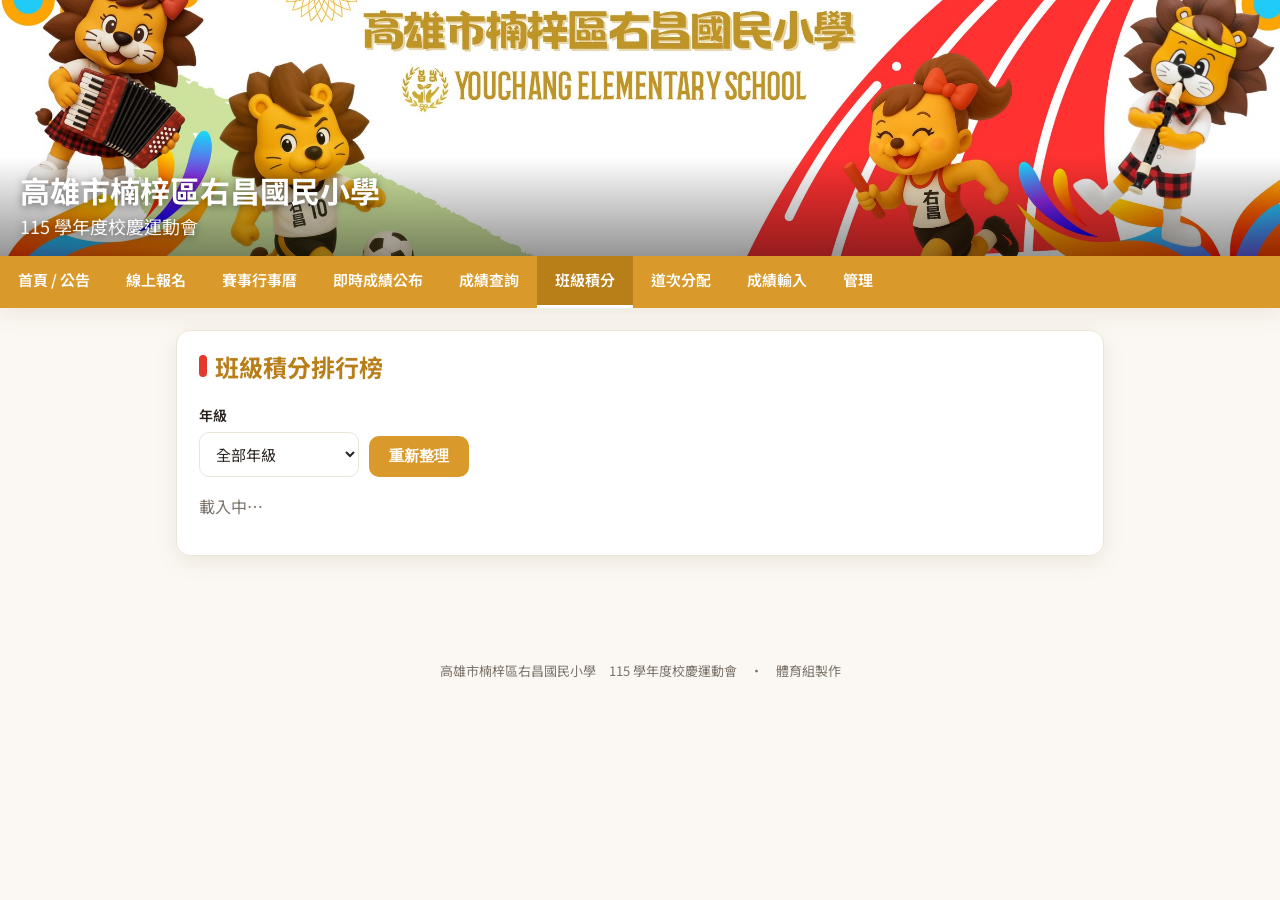
<file: ranking.html>
<!DOCTYPE html>
<html lang="zh-Hant">
<head>
  <meta charset="UTF-8">
  <meta name="viewport" content="width=device-width, initial-scale=1">
  <title>班級積分 · 右昌國小運動會</title>
  <link rel="icon" href="assets/banner-small.jpg">
  <link href="https://fonts.googleapis.com/css2?family=Noto+Sans+TC:wght@400;600;700;800&display=swap" rel="stylesheet">
  <link rel="stylesheet" href="css/style.css?v=20261113a">
</head>
<body data-page="ranking">
  <main>
    <section class="card">
      <h2>班級積分排行榜</h2>
      <div class="row">
        <div style="min-width:160px">
          <label>年級</label>
          <select id="grade"><option value="">全部年級</option><option>4年級</option><option>5年級</option><option>6年級</option></select>
        </div>
        <div><button class="btn" id="go" type="button">重新整理</button></div>
      </div>
      <div id="out" style="margin-top:14px"><p class="muted">載入中…</p></div>
    </section>
  </main>

  <script src="js/config.js?v=20261113a"></script>
  <script src="js/api.js?v=20261113a"></script>
  <script src="js/layout.js?v=20261113a"></script>
  <script>
    async function run() {
      const out = el("out"); out.innerHTML = '<p class="muted">載入中…</p>';
      try {
        const data = await apiGet("ranking", { grade: el("grade").value });
        data.ranking = data.ranking.filter(function (r) { return ["4年級", "5年級", "6年級"].indexOf(String(r["年級"])) >= 0; });   // 1、2 年級不計班級積分
        if (!data.ranking.length) { out.innerHTML = '<div class="notice">尚無積分資料。</div>'; return; }
        const medal = ["🥇","🥈","🥉"];
        // 班級積分是各年級分開比（不同年級不互相排名）；同分並列同名次
        const grades = ["6年級", "5年級", "4年級"].filter(g => data.ranking.some(r => String(r["年級"]) === g));
        out.innerHTML = grades.map(function (g) {
          const list = data.ranking.filter(r => String(r["年級"]) === g).sort((a, b) => Number(b["總分"]) - Number(a["總分"]));
          const rows = list.map(function (r) {
            const rk = 1 + list.filter(o => Number(o["總分"]) > Number(r["總分"])).length;
            const cls = rk <= 3 ? "rank" + rk : "";
            return `<tr>
              <td class="${cls}" style="font-size:16px;width:64px">${medal[rk - 1] || rk}</td>
              <td>${esc(r["班級"])}</td>
              <td class="${cls}" style="font-weight:800">${esc(r["總分"])}</td>
              <td class="muted">${esc(r["場次"])}</td></tr>`;
          }).join("");
          return `<h3 style="margin:14px 0 6px">🏆 ${esc(g)}</h3><div class="table-wrap"><table>
            <thead><tr><th>名次</th><th>班級</th><th>總積分</th><th>得分場次</th></tr></thead>
            <tbody>${rows}</tbody></table></div>`;
        }).join("");
      } catch (e) { out.innerHTML = '<div class="error">' + esc(e.message) + '</div>'; }
    }
    el("go").addEventListener("click", run);
    document.addEventListener("DOMContentLoaded", run);
    function esc(s){return String(s==null?"":s).replace(/[&<>"']/g,c=>({'&':'&amp;','<':'&lt;','>':'&gt;','"':'&quot;',"'":'&#39;'}[c]));}
  </script>
</body>
</html>
</file>
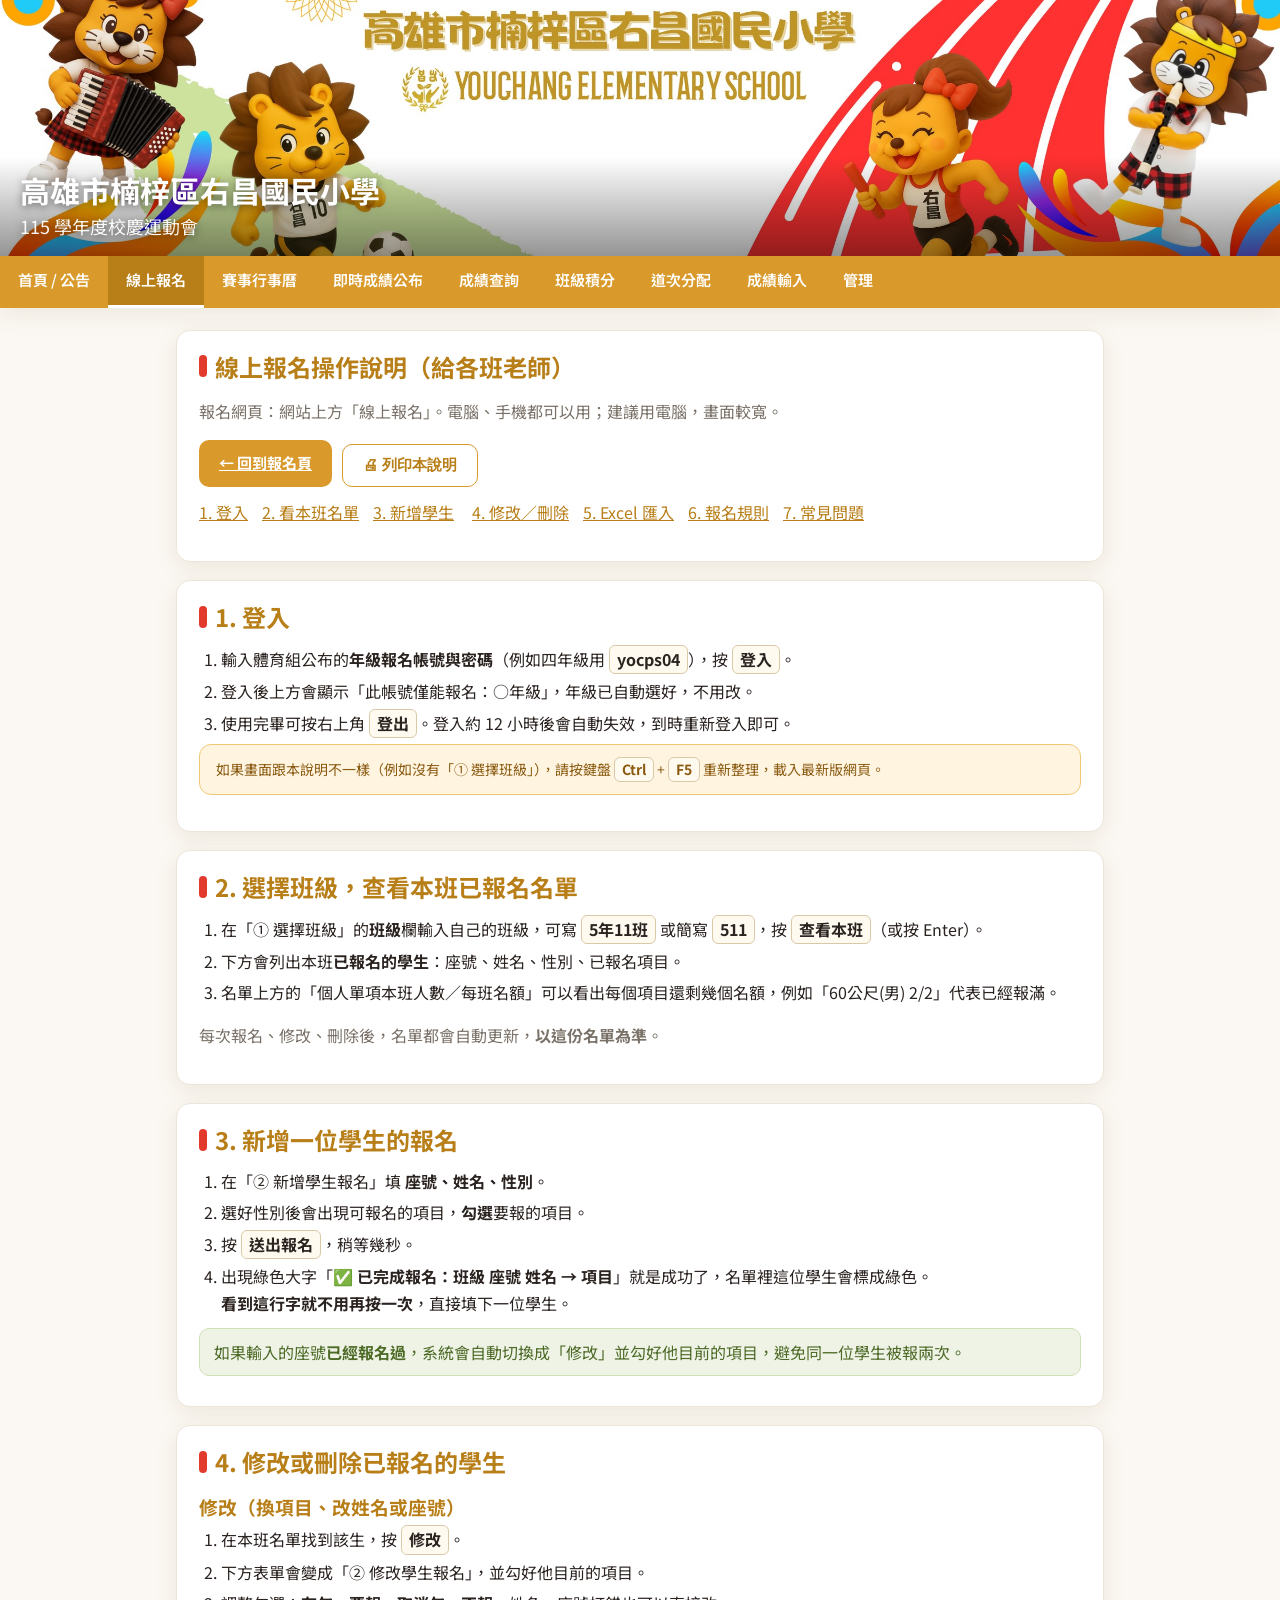
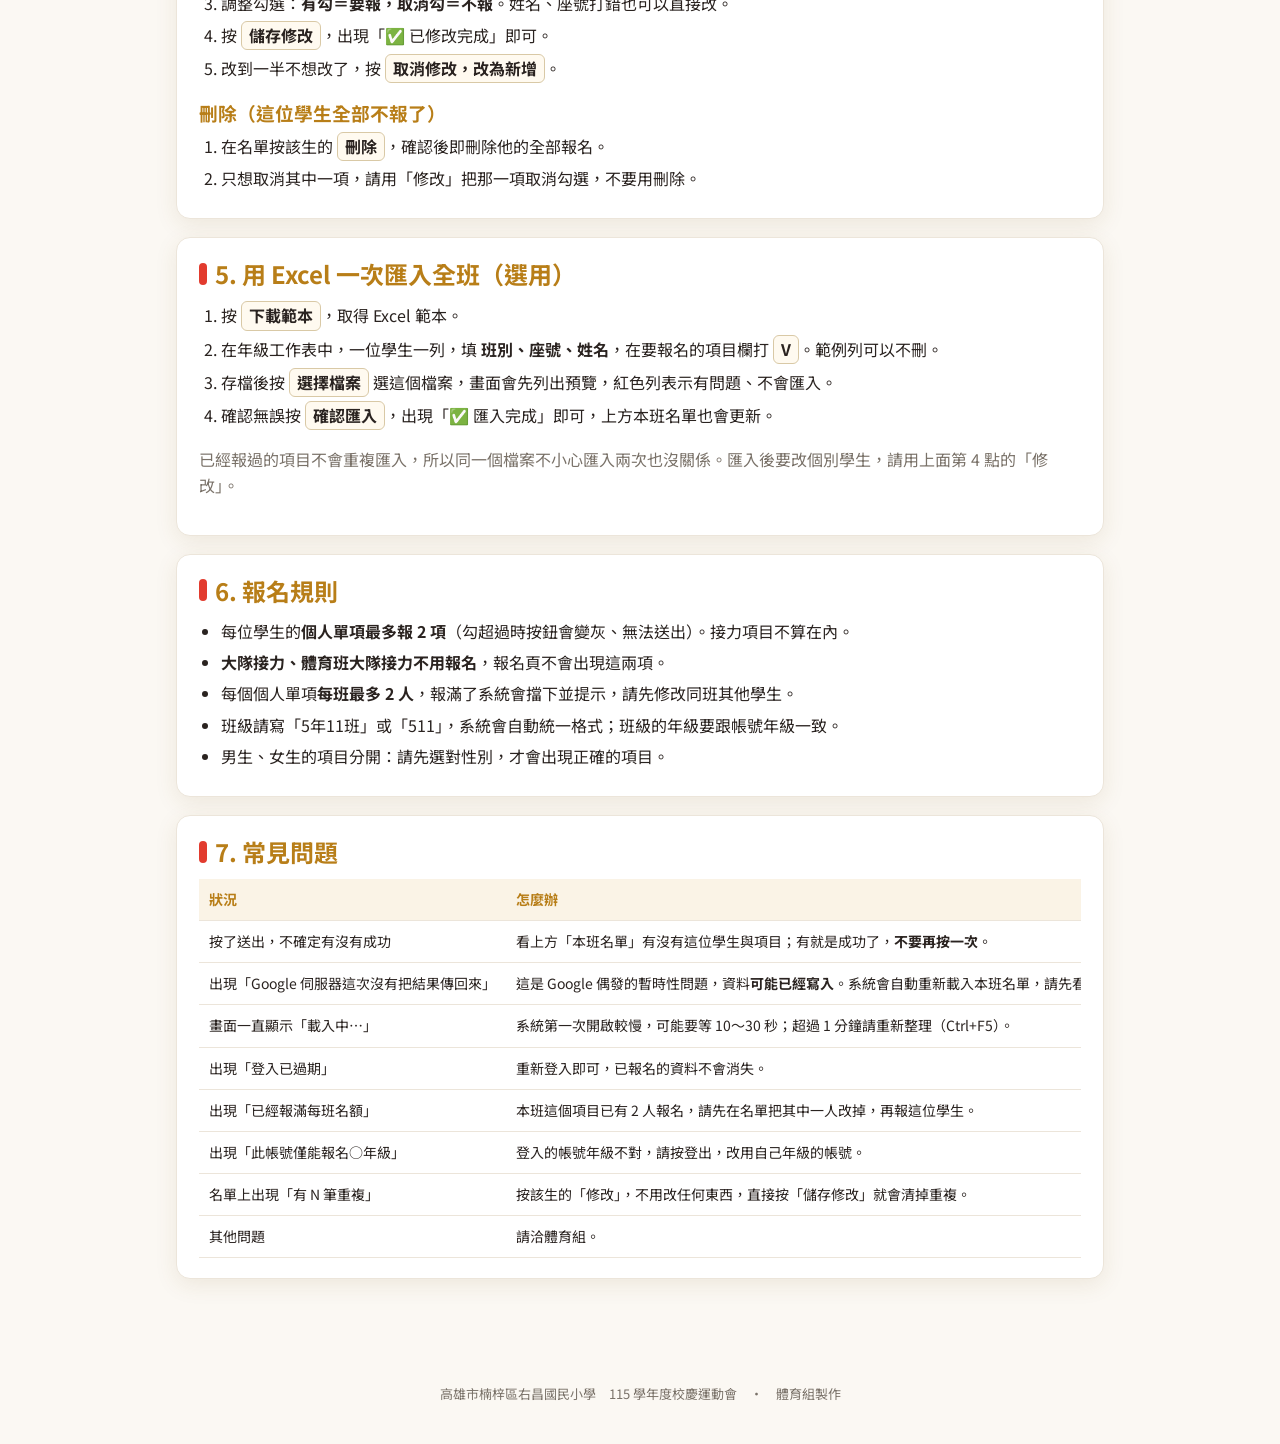
<file: register-help.html>
<!DOCTYPE html>
<html lang="zh-Hant">
<head>
  <meta charset="UTF-8">
  <meta name="viewport" content="width=device-width, initial-scale=1">
  <title>報名操作說明 · 右昌國小運動會</title>
  <link rel="icon" href="assets/banner-small.jpg">
  <link href="https://fonts.googleapis.com/css2?family=Noto+Sans+TC:wght@400;600;700;800&display=swap" rel="stylesheet">
  <link rel="stylesheet" href="css/style.css?v=20261113a">
  <style>
    .help h3 { margin: 18px 0 6px; color: var(--gold-d); }
    .help ol, .help ul { padding-left: 1.4em; margin: 6px 0; }
    .help li { margin: 4px 0; line-height: 1.7; }
    .help .key { display:inline-block; border:1px solid #d9c9a6; background:#fffaf0; border-radius:6px; padding:0 7px; font-weight:700; white-space:nowrap; }
    .help table td, .help table th { vertical-align: top; }
    .toc a { margin-right: 14px; white-space: nowrap; }
    @media print { .no-print { display:none !important; } .card { box-shadow:none; break-inside: avoid; } }
  </style>
</head>
<body data-page="register">
  <main class="help">
    <section class="card">
      <h2>線上報名操作說明（給各班老師）</h2>
      <p class="muted">報名網頁：網站上方「線上報名」。電腦、手機都可以用；建議用電腦，畫面較寬。</p>
      <div class="row no-print">
        <a class="btn" href="register.html">← 回到報名頁</a>
        <button class="btn ghost" type="button" onclick="window.print()">🖨 列印本說明</button>
      </div>
      <p class="toc no-print" style="margin-top:12px">
        <a href="#s1">1. 登入</a><a href="#s2">2. 看本班名單</a><a href="#s3">3. 新增學生</a>
        <a href="#s4">4. 修改／刪除</a><a href="#s5">5. Excel 匯入</a><a href="#s6">6. 報名規則</a><a href="#s7">7. 常見問題</a>
      </p>
    </section>

    <section class="card" id="s1">
      <h2>1. 登入</h2>
      <ol>
        <li>輸入體育組公布的<b>年級報名帳號與密碼</b>（例如四年級用 <span class="key">yocps04</span>），按 <span class="key">登入</span>。</li>
        <li>登入後上方會顯示「此帳號僅能報名：○年級」，年級已自動選好，不用改。</li>
        <li>使用完畢可按右上角 <span class="key">登出</span>。登入約 12 小時後會自動失效，到時重新登入即可。</li>
      </ol>
      <div class="api-warning">如果畫面跟本說明不一樣（例如沒有「① 選擇班級」），請按鍵盤 <span class="key">Ctrl</span> + <span class="key">F5</span> 重新整理，載入最新版網頁。</div>
    </section>

    <section class="card" id="s2">
      <h2>2. 選擇班級，查看本班已報名名單</h2>
      <ol>
        <li>在「① 選擇班級」的<b>班級</b>欄輸入自己的班級，可寫 <span class="key">5年11班</span> 或簡寫 <span class="key">511</span>，按 <span class="key">查看本班</span>（或按 Enter）。</li>
        <li>下方會列出本班<b>已報名的學生</b>：座號、姓名、性別、已報名項目。</li>
        <li>名單上方的「個人單項本班人數／每班名額」可以看出每個項目還剩幾個名額，例如「60公尺(男) 2/2」代表已經報滿。</li>
      </ol>
      <p class="muted">每次報名、修改、刪除後，名單都會自動更新，<b>以這份名單為準</b>。</p>
    </section>

    <section class="card" id="s3">
      <h2>3. 新增一位學生的報名</h2>
      <ol>
        <li>在「② 新增學生報名」填 <b>座號、姓名、性別</b>。</li>
        <li>選好性別後會出現可報名的項目，<b>勾選</b>要報的項目。</li>
        <li>按 <span class="key">送出報名</span>，稍等幾秒。</li>
        <li>出現綠色大字「<b>✅ 已完成報名：班級 座號 姓名 → 項目</b>」就是成功了，名單裡這位學生會標成綠色。<br>
          <b>看到這行字就不用再按一次</b>，直接填下一位學生。</li>
      </ol>
      <div class="notice">如果輸入的座號<b>已經報名過</b>，系統會自動切換成「修改」並勾好他目前的項目，避免同一位學生被報兩次。</div>
    </section>

    <section class="card" id="s4">
      <h2>4. 修改或刪除已報名的學生</h2>
      <h3>修改（換項目、改姓名或座號）</h3>
      <ol>
        <li>在本班名單找到該生，按 <span class="key">修改</span>。</li>
        <li>下方表單會變成「② 修改學生報名」，並勾好他目前的項目。</li>
        <li>調整勾選：<b>有勾＝要報，取消勾＝不報</b>。姓名、座號打錯也可以直接改。</li>
        <li>按 <span class="key">儲存修改</span>，出現「✅ 已修改完成」即可。</li>
        <li>改到一半不想改了，按 <span class="key">取消修改，改為新增</span>。</li>
      </ol>
      <h3>刪除（這位學生全部不報了）</h3>
      <ol>
        <li>在名單按該生的 <span class="key">刪除</span>，確認後即刪除他的全部報名。</li>
        <li>只想取消其中一項，請用「修改」把那一項取消勾選，不要用刪除。</li>
      </ol>
    </section>

    <section class="card" id="s5">
      <h2>5. 用 Excel 一次匯入全班（選用）</h2>
      <ol>
        <li>按 <span class="key">下載範本</span>，取得 Excel 範本。</li>
        <li>在年級工作表中，一位學生一列，填 <b>班別、座號、姓名</b>，在要報名的項目欄打 <span class="key">V</span>。範例列可以不刪。</li>
        <li>存檔後按 <span class="key">選擇檔案</span> 選這個檔案，畫面會先列出預覽，紅色列表示有問題、不會匯入。</li>
        <li>確認無誤按 <span class="key">確認匯入</span>，出現「✅ 匯入完成」即可，上方本班名單也會更新。</li>
      </ol>
      <p class="muted">已經報過的項目不會重複匯入，所以同一個檔案不小心匯入兩次也沒關係。匯入後要改個別學生，請用上面第 4 點的「修改」。</p>
    </section>

    <section class="card" id="s6">
      <h2>6. 報名規則</h2>
      <ul>
        <li>每位學生的<b>個人單項最多報 2 項</b>（勾超過時按鈕會變灰、無法送出）。接力項目不算在內。</li>
        <li><b>大隊接力、體育班大隊接力不用報名</b>，報名頁不會出現這兩項。</li>
        <li>每個個人單項<b>每班最多 2 人</b>，報滿了系統會擋下並提示，請先修改同班其他學生。</li>
        <li>班級請寫「5年11班」或「511」，系統會自動統一格式；班級的年級要跟帳號年級一致。</li>
        <li>男生、女生的項目分開：請先選對性別，才會出現正確的項目。</li>
      </ul>
    </section>

    <section class="card" id="s7">
      <h2>7. 常見問題</h2>
      <div class="table-wrap"><table>
        <thead><tr><th style="width:34%">狀況</th><th>怎麼辦</th></tr></thead>
        <tbody>
          <tr><td>按了送出，不確定有沒有成功</td><td>看上方「本班名單」有沒有這位學生與項目；有就是成功了，<b>不要再按一次</b>。</td></tr>
          <tr><td>出現「Google 伺服器這次沒有把結果傳回來」</td><td>這是 Google 偶發的暫時性問題，資料<b>可能已經寫入</b>。系統會自動重新載入本班名單，請先看名單確認；沒有寫入再按一次（重按也不會重複）。</td></tr>
          <tr><td>畫面一直顯示「載入中…」</td><td>系統第一次開啟較慢，可能要等 10～30 秒；超過 1 分鐘請重新整理（Ctrl+F5）。</td></tr>
          <tr><td>出現「登入已過期」</td><td>重新登入即可，已報名的資料不會消失。</td></tr>
          <tr><td>出現「已經報滿每班名額」</td><td>本班這個項目已有 2 人報名，請先在名單把其中一人改掉，再報這位學生。</td></tr>
          <tr><td>出現「此帳號僅能報名○年級」</td><td>登入的帳號年級不對，請按登出，改用自己年級的帳號。</td></tr>
          <tr><td>名單上出現「有 N 筆重複」</td><td>按該生的「修改」，不用改任何東西，直接按「儲存修改」就會清掉重複。</td></tr>
          <tr><td>其他問題</td><td>請洽體育組。</td></tr>
        </tbody>
      </table></div>
    </section>
  </main>

  <script src="js/config.js?v=20261113a"></script>
  <script src="js/api.js?v=20261113a"></script>
  <script src="js/layout.js?v=20261113a"></script>
</body>
</html>
</file>
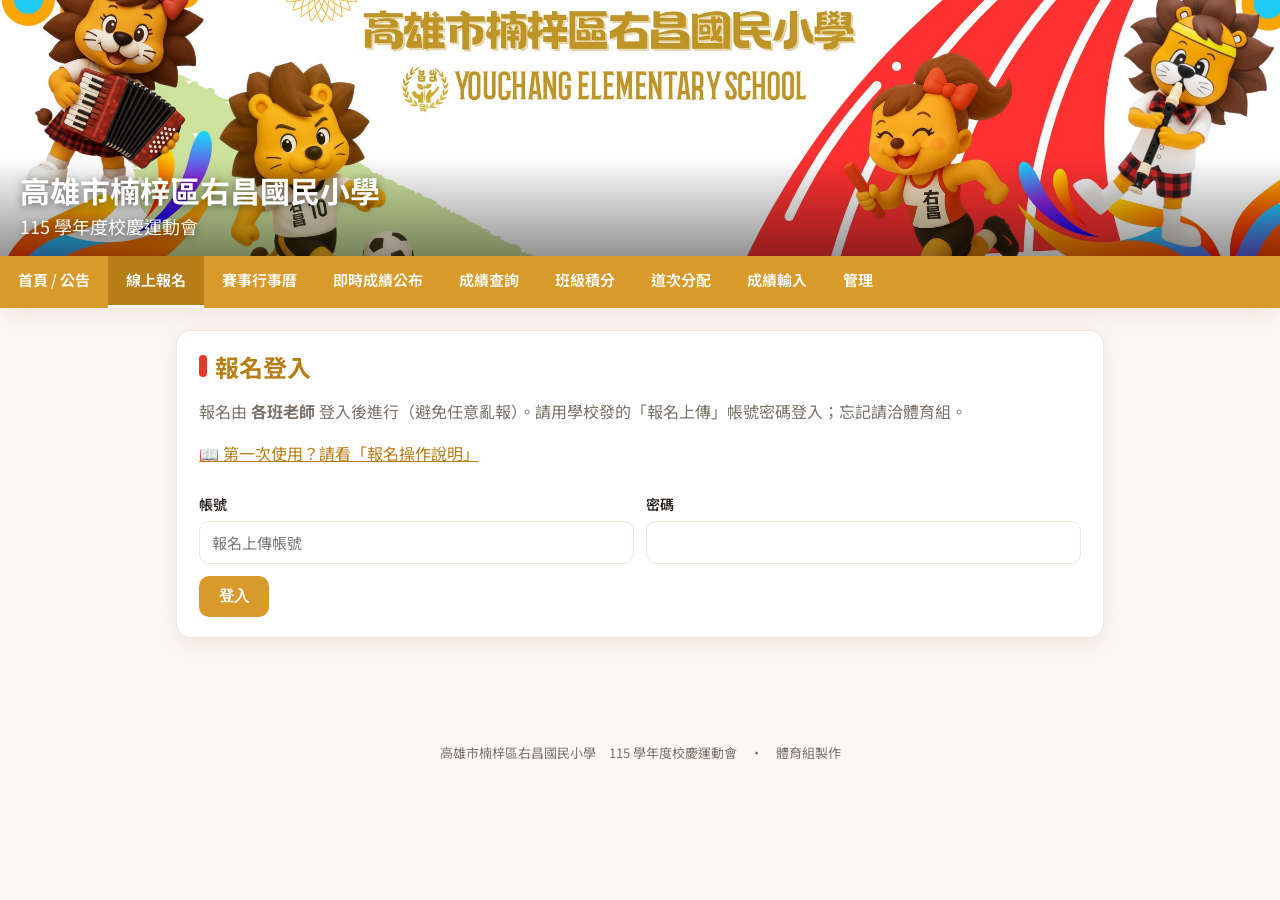
<file: register.html>
<!DOCTYPE html>
<html lang="zh-Hant">
<head>
  <meta charset="UTF-8">
  <meta name="viewport" content="width=device-width, initial-scale=1">
  <title>線上報名 · 右昌國小運動會</title>
  <link rel="icon" href="assets/banner-small.jpg">
  <link href="https://fonts.googleapis.com/css2?family=Noto+Sans+TC:wght@400;600;700;800&display=swap" rel="stylesheet">
  <link rel="stylesheet" href="css/style.css?v=20261113a">
  <script src="https://accounts.google.com/gsi/client" async></script>
  <script src="js/vendor/xlsx.full.min.js"></script>
</head>
<body data-page="register">
  <main>
    <!-- 登入（報名由老師進行） -->
    <section class="card" id="loginCard">
      <h2>報名登入</h2>
      <p class="muted">報名由 <b>各班老師</b> 登入後進行（避免任意亂報）。請用學校發的「報名上傳」帳號密碼登入；忘記請洽體育組。</p>
      <p><a href="register-help.html" target="_blank">📖 第一次使用？請看「報名操作說明」</a></p>
      <div id="gbtn"></div>
      <div id="gTip" class="muted" style="font-size:13px;margin-top:6px"></div>
      <div class="grid2" style="margin-top:12px">
        <div><label>帳號</label><input id="email" placeholder="報名上傳帳號" autocomplete="username"></div>
        <div><label>密碼</label><input id="pw" type="password" autocomplete="current-password"></div>
      </div>
      <div style="margin-top:12px"><button class="btn" id="loginBtn" type="button">登入</button></div>
      <div id="loginMsg"></div>
    </section>

    <section class="card reg-panel" id="whoCard" style="display:none">
      <div class="row" style="justify-content:space-between">
        <div class="muted">已登入：<b id="who"></b><span id="gradeTip"></span></div>
        <div class="row"><a class="btn ghost" href="register-help.html" target="_blank">📖 操作說明</a>
        <button class="btn ghost" id="logoutBtn" type="button">登出</button></div>
      </div>
    </section>

    <!-- ① 選班級 → 看本班已報名名單 -->
    <section class="card reg-panel" style="display:none">
      <h2>① 選擇班級，查看本班報名名單</h2>
      <div class="grid2">
        <div>
          <label>年級 *</label>
          <select id="grade"><option value="">請選擇</option><option>4年級</option><option>5年級</option><option>6年級</option></select>
        </div>
        <div><label>班級 *（例：4年1班 或 401）</label>
          <div class="row" style="flex-wrap:nowrap"><input id="cls" placeholder="4年1班"><button class="btn ghost" id="loadClassBtn" type="button" style="white-space:nowrap">查看本班</button></div></div>
      </div>
      <div id="classList" style="margin-top:12px"></div>
    </section>

    <!-- ② 新增 / 修改一位學生 -->
    <section class="card reg-panel" id="formCard" style="display:none">
      <h2 id="formTitle">② 新增學生報名</h2>
      <div id="modeTip"></div>
      <div class="grid2">
        <div><label>座號 *</label><input id="seat" inputmode="numeric" placeholder="15"></div>
        <div><label>姓名 *</label><input id="name" placeholder="王小明"></div>
        <div><label>性別 *</label><select id="sex"><option value="">請選擇</option><option>男</option><option>女</option></select></div>
      </div>
      <p class="muted" style="margin-top:14px">個人單項每人限報 <b id="maxTip">2</b> 項；接力項目不計入。大隊接力、體育班大隊接力不用報名。
        目前已選個人單項：<span id="counter" class="counter">0</span> 項。</p>
      <div id="events"><p class="muted">請先選擇「年級」與「性別」。</p></div>
      <div id="warn"></div>
      <div class="row" style="margin-top:16px">
        <button class="btn" id="submitBtn" type="button">送出報名</button>
        <button class="btn ghost" id="cancelEditBtn" type="button" style="display:none">取消修改，改為新增</button>
      </div>
      <div id="done" style="margin-top:12px"></div>
    </section>

    <!-- Excel 批次匯入報名 -->
    <section class="card reg-panel" style="display:none">
      <h2>Excel 批次匯入報名（格子勾選式）</h2>
      <p class="muted">按「下載範本」取得檔案（含 <b id="tplGradesTip">4/5/6 年級</b> 工作表與填寫說明）。各班一位選手一列，填 班別/座號/姓名，
        在報名的項目欄位打「<b>V</b>」，系統自動判別，並檢查 <b>每人最多 <span id="maxTip2">2</span> 項</b>、<b>每項每班最多 2 人</b>。</p>
      <div class="row">
        <button class="btn ghost" id="r_tpl" type="button">下載範本<span id="tplBtnGrades">（4/5/6年級）</span></button>
        <input type="file" id="r_file" accept=".xlsx,.xls,.csv" style="max-width:320px">
      </div>
      <div id="r_preview" style="margin-top:12px"></div>
    </section>
  </main>

  <script src="js/config.js?v=20261113a"></script>
  <script src="js/api.js?v=20261113a"></script>
  <script src="js/layout.js?v=20261113a"></script>
  <script>
    const AUTH_KEY = "yc_auth";
    let AUTH = null, EVENTS = [], ALLEVENTS = [], REG_ROWS = [], EVENT_OVER = [], LAST_SHEET_NAMES = [];
    el("maxTip").textContent = CONFIG.maxIndividual;
    el("maxTip2").textContent = CONFIG.maxIndividual;

    function loadAuth(){ try{AUTH=JSON.parse(localStorage.getItem(AUTH_KEY));}catch(e){AUTH=null;} }
    function saveAuth(a){ AUTH=a; localStorage.setItem(AUTH_KEY, JSON.stringify(a)); }
    function clearAuth(){ AUTH=null; localStorage.removeItem(AUTH_KEY); if(window.google&&google.accounts) google.accounts.id.disableAutoSelect(); }

    /* ---- 登入 ---- */
    function initGoogle(t){ t=t||0;
      if(!CONFIG.GOOGLE_CLIENT_ID){ el("gTip").textContent=""; return; }
      if(!window.google||!google.accounts||!google.accounts.id){ if(t<20) return setTimeout(()=>initGoogle(t+1),300); return; }
      google.accounts.id.initialize({client_id:CONFIG.GOOGLE_CLIENT_ID, callback:onGoogle});
      google.accounts.id.renderButton(el("gbtn"),{theme:"filled_blue",size:"large",text:"signin_with",shape:"pill",locale:"zh_TW",width:280});
    }
    async function onGoogle(resp){ el("gTip").textContent="驗證中…";
      try{ const r=await apiPost("googleLogin",{credential:resp.credential}); saveAuth(r); el("gTip").textContent=""; showReg(); toast("登入成功："+r.name,"ok"); }
      catch(e){ el("gTip").textContent=""; el("loginMsg").innerHTML='<div class="error">'+esc(e.message)+'</div>'; }
    }
    async function login(){
      const email=el("email").value.trim(), pw=el("pw").value;
      if(!email||!pw) return toast("請輸入帳號與密碼","err");
      const b=el("loginBtn"); setBusy(b,true,"登入中…");
      try{ const r=await apiPost("login",{email,password:pw}); saveAuth(r); el("loginMsg").innerHTML=""; showReg(); toast("登入成功","ok"); }
      catch(e){ el("loginMsg").innerHTML='<div class="error">'+esc(e.message)+'</div>'; }
      finally{ setBusy(b,false); }
    }
    function showReg(){
      if (!hasPerm(AUTH, "報名")) {
        el("loginMsg").innerHTML='<div class="error">「'+esc(AUTH.name)+'」這個帳號沒有「報名」權限，請改用其他帳號登入，或洽管理者開通。</div>';
        clearAuth(); return;
      }
      el("loginCard").style.display="none";
      document.querySelectorAll(".reg-panel").forEach(p=>p.style.display="block");
      el("who").textContent = AUTH.name + "（" + (AUTH.role==="admin"?"管理者":"老師") + "）";
      lockGradeToAccount();
      ensureAllEvents().catch(()=>{});
      openFromUrl();
    }
    // 從管理頁「報名管理」按「修改」帶過來：register.html?grade=6年級&cls=6年1班&seat=8
    async function openFromUrl(){
      const q=new URLSearchParams(location.search), grade=q.get("grade"), cls=q.get("cls"), seat=q.get("seat");
      if(!grade||!cls) return;
      if(AUTH.grade && AUTH.grade!==grade){ toast("此帳號僅能報名「"+AUTH.grade+"」","err"); return; }
      el("grade").value=grade; el("cls").value=cls;
      await loadClass();
      if(seat){ const i=CLASS_STUDENTS.findIndex(s=>String(s.seat)===normalizeSeat(seat)); if(i>=0) await editStudent(i); }
    }

    // Excel 範本/匯入都需要全部項目；API 冷啟動可能要等幾十秒，所以用同一個 Promise 等它，而不是叫老師「稍候再試」
    let ALLEVENTS_P = null;
    function ensureAllEvents(){
      if (ALLEVENTS.length) return Promise.resolve();
      if (!ALLEVENTS_P) ALLEVENTS_P = apiGet("events").then(d=>{ ALLEVENTS=d.events; }).catch(e=>{ ALLEVENTS_P=null; throw e; });
      return ALLEVENTS_P;
    }
    // 老師常把班別寫成 401；統一成「4年1班」，不然跟逐人報名、秩序冊、查詢的班級對不起來
    function normalizeClass(s){ return normalizeClassName(s); }

    // 若這個帳號設定了「限定年級」（例如各年級專用的報名帳號），鎖住年級選單，
    // 只能報該年級，避免登錯帳號、選錯年級誤報。
    function lockGradeToAccount(){
      if (!AUTH.grade) { el("gradeTip").textContent = ""; return; }
      el("gradeTip").textContent = "　（此帳號僅能報名：" + AUTH.grade + "）";
      const sel = el("grade");
      sel.innerHTML = `<option value="${esc(AUTH.grade)}">${esc(AUTH.grade)}</option>`;
      sel.value = AUTH.grade;
      sel.disabled = true;
      loadEvents();
      el("tplGradesTip").textContent = AUTH.grade;
      el("tplBtnGrades").textContent = "（" + AUTH.grade + "）";
    }

    /* ---- ① 本班報名名單 ---- */
    let CLASS_REGS=[], CLASS_STUDENTS=[], CLASS_KEY="", EDIT=null;
    function curClass(){ const c=normalizeClass(el("cls").value); el("cls").value=c; return c; }
    async function loadClass(highlightSeat){
      const grade=el("grade").value, cls=curClass(), box=el("classList");
      if(!grade||!cls){ box.innerHTML=""; return; }
      const err=checkClassInput(cls, grade); if(err){ box.innerHTML='<div class="error">'+esc(err)+'</div>'; return; }
      box.innerHTML='<p class="muted">載入 '+esc(cls)+' 報名名單中…</p>';
      try{
        const [d]=await Promise.all([apiGet("reglist",{grade,cls}), ensureAllEvents()]);
        if(el("grade").value!==grade||curClass()!==cls) return; // 載入期間老師已換班
        CLASS_REGS=d.regs; CLASS_KEY=grade+"|"+cls;
        renderClass(highlightSeat);
      }catch(e){ box.innerHTML='<div class="error">名單載入失敗：'+esc(e.message)+'</div>'; }
    }
    function evName(code){ const e=ALLEVENTS.find(x=>x["代碼"]===code); return e? e["名稱"]+(e["性別"]&&e["性別"]!=="混合"?"("+e["性別"]+")":"") : code; }
    function renderClass(highlightSeat){
      const box=el("classList"), cls=el("cls").value, map={};
      CLASS_REGS.forEach(function(r){ const s=normalizeSeat(r["座號"]);
        const st=map[s]||(map[s]={seat:s,name:r["姓名"],sex:r["性別"],codes:[],dup:0});
        if(st.codes.indexOf(r["項目代碼"])>=0) st.dup++; else st.codes.push(r["項目代碼"]); });
      CLASS_STUDENTS=Object.values(map).sort((a,b)=>(Number(a.seat)||999)-(Number(b.seat)||999));
      if(!CLASS_STUDENTS.length){ box.innerHTML='<div class="notice">'+esc(cls)+' 目前還沒有任何報名。請在下方「② 新增學生報名」逐一新增，或用 Excel 批次匯入。</div>'; return; }
      const rows=CLASS_STUDENTS.map(function(s,i){
        const hl=String(s.seat)===String(highlightSeat)?' style="background:#e8f6ec"':'';
        const editing=EDIT&&String(EDIT.seat)===String(s.seat)?' style="background:#fff6dd"':hl;
        return `<tr${editing}><td style="text-align:center">${esc(s.seat)}</td><td>${esc(s.name)}</td><td>${esc(s.sex)}</td>
          <td>${esc(s.codes.map(evName).join("、"))}${s.dup?` <span class="rank1">（有 ${s.dup} 筆重複，按「修改」再儲存即可清除）</span>`:""}</td>
          <td style="white-space:nowrap"><button class="btn ghost" type="button" onclick="editStudent(${i})">修改</button>
          <button class="btn ghost" type="button" onclick="delStudent(${i})">刪除</button></td></tr>`;
      }).join("");
      // 個人單項每班名額
      const cnt={}; CLASS_STUDENTS.forEach(s=>s.codes.forEach(c=>{cnt[c]=(cnt[c]||0)+1;}));
      const quota=Object.keys(cnt).map(function(c){ const e=ALLEVENTS.find(x=>x["代碼"]===c)||{}; const cap=capOf(e);
        return {c,n:cnt[c],cap}; }).filter(q=>q.cap).sort((a,b)=>a.c.localeCompare(b.c))
        .map(q=>`<span style="margin-right:12px;${q.n>q.cap?"color:#c0392b;font-weight:700":""}">${esc(evName(q.c))} ${q.n}/${q.cap}${q.n>q.cap?" 超額":""}</span>`).join("");
      box.innerHTML=`<div class="notice"><b>${esc(cls)}</b> 已報名 <b>${CLASS_STUDENTS.length}</b> 位學生、共 <b>${CLASS_STUDENTS.reduce((n,s)=>n+s.codes.length,0)}</b> 項。
          要改某位學生的項目請按「修改」；要加新學生請直接在下方填寫。</div>
        ${quota?`<div class="muted" style="font-size:13px;margin:6px 0">個人單項本班人數／每班名額：${quota}</div>`:""}
        <div class="table-wrap"><table><thead><tr><th>座號</th><th>姓名</th><th>性別</th><th>已報名項目</th><th></th></tr></thead><tbody>${rows}</tbody></table></div>`;
    }
    // 個人單項才有「每班 N 人」；接力的名額是「隊」
    function capOf(e){ return String(e["類別"])==="個人單項" ? (Number(e["每班名額"])||0) : 0; }

    function setMode(){
      const s=EDIT;
      el("formTitle").textContent = s ? "② 修改學生報名" : "② 新增學生報名";
      el("modeTip").innerHTML = s ? `<div class="api-warning">正在修改：<b>${esc(el("cls").value)} ${esc(s.seat)} 號 ${esc(s.name)}</b>。勾選＝要報的項目、取消勾選＝不報，按「儲存修改」後以畫面上的勾選為準。</div>` : "";
      el("submitBtn").textContent = s ? "儲存修改" : "送出報名";
      el("cancelEditBtn").style.display = s ? "" : "none";
    }
    async function editStudent(i){
      const s=CLASS_STUDENTS[i]; if(!s) return;
      EDIT={seat:s.seat,name:s.name};
      el("seat").value=s.seat; el("name").value=s.name; el("sex").value=s.sex||"";
      el("done").innerHTML=""; el("warn").innerHTML="";
      setMode(); renderClass();
      el("formCard").scrollIntoView({behavior:"smooth",block:"start"});
      await loadEvents(s.codes);
    }
    function newStudent(keepDone){
      EDIT=null; el("seat").value=""; el("name").value=""; el("sex").value="";
      if(!keepDone) el("done").innerHTML="";
      el("warn").innerHTML=""; setMode(); if(CLASS_STUDENTS.length) renderClass(); loadEvents([]);
    }
    async function delStudent(i){
      const s=CLASS_STUDENTS[i]; if(!s) return;
      const cls=el("cls").value;
      if(!confirm(`確定要刪除 ${cls} ${s.seat} 號 ${s.name} 的全部報名（${s.codes.map(evName).join("、")}）？`)) return;
      try{
        const res=await apiPost("updatestudent",{token:AUTH.token,年級:el("grade").value,班級:cls,座號:s.seat,codes:[]});
        toast(res.msg,"ok");
        if(EDIT&&String(EDIT.seat)===String(s.seat)) newStudent();
        el("done").innerHTML='<div class="notice">🗑 已刪除 '+esc(cls+" "+s.seat+" 號 "+s.name)+' 的報名。</div>';
      }catch(e){ if(/登入/.test(e.message)) return reLogin(); toast(e.message,"err"); }
      loadClass();
    }
    function reLogin(){ alert("登入已過期，請重新登入。"); clearAuth(); location.reload(); }

    /* ---- ② 新增 / 修改 ---- */
    async function loadEvents(preCodes){
      const grade=el("grade").value, sex=el("sex").value, box=el("events");
      // 換性別時保留已勾的（若新性別也有該項目）
      const keep = Array.isArray(preCodes) ? preCodes : Array.from(document.querySelectorAll(".ev input:checked")).map(c=>c.value);
      if(!grade){ box.innerHTML='<p class="muted">請先選擇「年級」。</p>'; return; }
      box.innerHTML='<p class="muted">載入項目中…</p>';
      try{
        const data=await apiGet("events",{grade});
        EVENTS=data.events.filter(function(e){ if(isNoRegEvent(e)) return false; if(!sex) return true; const g=String(e["性別"]); return g==="混合"||g===sex||g===""; });
        renderEvents(keep);
      }catch(e){ box.innerHTML='<div class="error">'+esc(e.message)+'</div>'; }
    }
    function renderEvents(checked){
      checked=checked||[];
      const box=el("events");
      if(!EVENTS.length){ box.innerHTML='<p class="muted">此條件下暫無可報名項目。</p>'; return; }
      const groups={"個人單項":[],"大隊接力":[],"趣味競賽":[]};
      EVENTS.forEach(function(e){ (groups[e["類別"]]||(groups[e["類別"]]=[])).push(e); });
      let html="";
      Object.keys(groups).forEach(function(cat){
        if(!groups[cat].length) return;
        html+=`<h3 style="margin:14px 0 4px;color:var(--gold-d)">${cat==="大隊接力"?"接力":cat}</h3><div class="events-grid">`;
        html+=groups[cat].map(function(e){
          const counts=String(e["計入限報"])==="是";
          const badge=counts?'<span class="badge">計入</span>':'<span class="badge no">不計入</span>';
          const on=checked.indexOf(e["代碼"])>=0;
          return `<label class="ev${on?" checked":""}" data-count="${counts?1:0}"><input type="checkbox" value="${esc(e["代碼"])}"${on?" checked":""}>
            <span><span class="name">${esc(e["名稱"])}</span>${badge}<br><span class="meta">${esc(e["組別"])} · ${esc(e["性別"])}</span></span></label>`;
        }).join("");
        html+=`</div>`;
      });
      box.innerHTML=html;
      box.querySelectorAll(".ev input").forEach(function(chk){ chk.addEventListener("change",function(){ chk.closest(".ev").classList.toggle("checked",chk.checked); updateCounter(); }); });
      updateCounter();
    }
    function updateCounter(){
      let n=0; document.querySelectorAll(".ev input:checked").forEach(function(chk){ if(chk.closest(".ev").dataset.count==="1") n++; });
      const c=el("counter"); c.textContent=n; const over=n>CONFIG.maxIndividual; c.classList.toggle("over",over);
      el("warn").innerHTML=over?`<div class="error">⚠ 個人單項已選 ${n} 項，超過上限 ${CONFIG.maxIndividual} 項！請取消部分項目。</div>`:"";
      el("submitBtn").disabled=over; return n;
    }
    // 班級要是「X年Y班」且年級跟選的一致，否則存進去會變成統計/秩序冊裡的「另一個班」
    function checkClassInput(cls, grade){
      if(!isStdClassName(cls)) return "班級格式請寫成「6年1班」或「601」（目前：「"+cls+"」）";
      if(grade && cls.charAt(0)!==String(grade).charAt(0)) return "班級「"+cls+"」跟選的「"+grade+"」不一致";
      return "";
    }
    // 錯誤顯示在按鈕旁邊（不只 toast），老師才看得到
    function formErr(msg){ el("warn").innerHTML='<div class="error">'+esc(msg)+'</div>'; toast(msg,"err"); }
    async function submitReg(){
      const grade=el("grade").value, cls=curClass();
      const payload={token:AUTH.token,年級:grade,班級:cls,座號:normalizeSeat(el("seat").value),姓名:el("name").value.trim(),性別:el("sex").value,
        codes:Array.from(document.querySelectorAll(".ev input:checked")).map(c=>c.value)};
      el("seat").value=payload.座號; el("done").innerHTML="";
      if(!grade||!cls) return formErr("請先在上方「① 選擇班級」填年級與班級");
      const clsErr=checkClassInput(cls, grade); if(clsErr) return formErr(clsErr);
      if(!/^\d{1,2}$/.test(payload.座號)) return formErr("座號請填數字");
      if(!payload.姓名||!payload.性別) return formErr("請填寫姓名與性別");
      if(!payload.codes.length) return formErr(EDIT?"沒有勾選任何項目。若要取消這位學生的全部報名，請按名單上的「刪除」":"請至少勾選一個項目");
      if(updateCounter()>CONFIG.maxIndividual) return formErr("個人單項超過上限");
      const btn=el("submitBtn"); setBusy(btn,true,EDIT?"儲存中…":"送出中…");
      try{
        // 先確認本班名單是最新的：新增時若這個座號已經有報名，改成修改模式，避免重複報名
        if(CLASS_KEY!==grade+"|"+cls) await loadClass();
        if(CLASS_KEY!==grade+"|"+cls) return formErr("本班名單載入失敗，請按上方「查看本班」重試");
        if(!EDIT){
          const i=CLASS_STUDENTS.findIndex(s=>String(s.seat)===payload.座號);
          if(i>=0){
            const s=CLASS_STUDENTS[i];
            await editStudent(i);
            el("warn").innerHTML='<div class="api-warning">'+esc(cls+" "+s.seat+" 號 "+s.name)+' 已經報名過（'+esc(s.codes.map(evName).join("、"))+'），已切換成「修改」。請重新勾選要報的項目後按「儲存修改」。</div>';
            return;
          }
        }
        // 每班名額（個人單項）
        const others=CLASS_STUDENTS.filter(s=>!EDIT||String(s.seat)!==String(EDIT.seat));
        const full=payload.codes.filter(function(c){ const e=ALLEVENTS.find(x=>x["代碼"]===c)||{}, cap=capOf(e);
          return cap && others.filter(s=>s.codes.indexOf(c)>=0).length>=cap; });
        if(full.length) return formErr(cls+" 的「"+full.map(evName).join("、")+"」已經報滿每班名額，請先修改或刪除同班其他學生的報名");

        const res = EDIT ? await apiPost("updatestudent",Object.assign({origSeat:EDIT.seat},payload)) : await apiPost("register",payload);
        const what=payload.codes.map(evName).join("、");
        el("done").innerHTML=`<div class="notice" style="font-size:16px">✅ <b>${EDIT?"已修改完成":"已完成報名"}</b>：${esc(cls)} ${esc(payload.座號)} 號 ${esc(payload.姓名)} → ${esc(what)}
          <br><span class="muted" style="font-size:13px">${esc(res.msg)} 上方本班名單已更新（綠色那列）。不用再按一次；要報下一位學生請直接填寫。</span></div>`;
        toast(EDIT?"已修改完成":"報名完成","ok");
        newStudent(true);
        await loadClass(payload.座號);
      }catch(e){
        if(/登入已過期/.test(e.message)) return reLogin();
        if(e instanceof ApiLostResponse){
          formErr(e.message+" 報名可能已經成功，已重新載入上方本班名單，請先確認名單再決定是否重送（重送也不會重複新增）。");
          loadClass(payload.座號);
        } else formErr(e.message);
      }
      finally{ setBusy(btn,false); setMode(); } // setBusy 會還原成送出前的按鈕文字，再依目前模式設一次
    }
    // 新增模式下填的座號已經有報名 → 直接切到修改，避免同一位學生被報兩次
    function onSeatChange(){
      if(EDIT||CLASS_KEY!==el("grade").value+"|"+curClass()) return;
      const seat=normalizeSeat(el("seat").value), i=CLASS_STUDENTS.findIndex(s=>String(s.seat)===seat);
      if(i<0) return;
      const s=CLASS_STUDENTS[i];
      editStudent(i).then(()=>{ el("warn").innerHTML='<div class="api-warning">'+esc(s.seat+" 號 "+s.name)+' 已經報名過，已切換成「修改」，畫面上已勾好他目前的項目。</div>'; });
    }

    /* ---- Excel 批次匯入報名 ---- */
    function sheetGrade(name){ const m=String(name).match(/[456]/); return m?m[0]+"年級":""; }
    function headerToEvent(header, grade){
      header=String(header).trim(); let sex="", name=header;
      if(header.indexOf("男生")===0){ sex="男"; name=header.slice(2); }
      else if(header.indexOf("女生")===0){ sex="女"; name=header.slice(2); } else return null;
      name=name.trim();
      const m=ALLEVENTS.filter(e=>String(e["組別"])===grade && String(e["名稱"])===name && String(e["性別"])===sex);
      return m.length?m[0]:null;
    }
    function readAllSheets(file){
      return new Promise(function(resolve,reject){ const fr=new FileReader();
        fr.onload=function(e){ try{ const wb=XLSX.read(e.target.result,{type:"array"});
          resolve(wb.SheetNames.map(n=>({name:n,rows:XLSX.utils.sheet_to_json(wb.Sheets[n],{defval:""})}))); }catch(err){reject(err);} };
        fr.onerror=reject; fr.readAsArrayBuffer(file); });
    }
    // 所有結果（含錯誤）都寫在 r_preview 裡，不只跳一下就消失的 toast——老師才看得到發生什麼事
    async function onRegFile(ev){
      const input=ev.target, f=input.files[0]; if(!f) return;
      const box=el("r_preview");
      try{
        box.innerHTML='<p class="muted">讀取「'+esc(f.name)+'」中…</p>';
        if(!ALLEVENTS.length){
          box.innerHTML='<p class="muted">項目資料載入中，第一次可能要等十幾秒，請不要關閉頁面…</p>';
          try{ await ensureAllEvents(); }
          catch(e){ box.innerHTML='<div class="error">項目資料載入失敗：'+esc(e.message)+'。請重新整理頁面後再選一次檔案。</div>'; return; }
        }
        let sheets; try{ sheets=await readAllSheets(f); }
        catch(e){ box.innerHTML='<div class="error">讀檔失敗：'+esc(e.message)+'。請確認是 Excel 檔（.xlsx），建議用「下載範本」的檔案填寫。</div>'; return; }
        parseRegSheets(sheets);
      }catch(e){
        box.innerHTML='<div class="error">處理檔案時發生錯誤：'+esc(e.message)+'</div>';
      }finally{
        input.value=""; // 清掉，同一個檔案改完再選一次才會重新觸發
      }
    }
    function parseRegSheets(sheets){
      LAST_SHEET_NAMES = sheets.map(s=>s.name);
      const smap={}, order=[], evCount={};
      sheets.forEach(function(sh){
        const grade=sheetGrade(sh.name); if(!grade||!sh.rows.length) return;
        if(AUTH.grade && grade!==AUTH.grade) return; // 帳號限定年級時，忽略其他年級的工作表
        const cols=Object.keys(sh.rows[0]).map(h=>({h,ev:headerToEvent(h,grade)})).filter(c=>c.ev);
        sh.rows.forEach(function(r){
          const 班別=normalizeClass(r["班別"]||r["班級"]), 座號=normalizeSeat(r["座號"]), 姓名=String(r["姓名"]||"").trim();
          if(!班別||!姓名) return;
          if(/範例|說明|請刪除/.test(班別)||/範例|請刪除/.test(姓名)) return;
          const joined=cols.filter(c=>String(r[c.h]||"").trim()!=="");
          if(!joined.length) return;
          const key=grade+"|"+班別+"|"+座號+"|"+姓名;
          if(!smap[key]){ smap[key]={年級:grade,班級:班別,座號:座號,姓名:姓名,性別:"",codes:[],evNames:[],indiv:0}; order.push(key); }
          const st=smap[key];
          joined.forEach(function(c){ if(st.codes.indexOf(c.ev["代碼"])>=0) return;
            st.codes.push(c.ev["代碼"]); st.evNames.push(c.ev["名稱"]+"("+c.ev["性別"]+")");
            if(!st.性別) st.性別=c.ev["性別"];
            if(String(c.ev["計入限報"])==="是") st.indiv++;
            const ck=grade+"|"+班別+"|"+c.ev["代碼"]; evCount[ck]=(evCount[ck]||0)+1;
          });
        });
      });
      REG_ROWS=order.map(k=>{ const s=smap[k]; return Object.assign({},s,{over:s.indiv>CONFIG.maxIndividual, bad:checkClassInput(s.班級,s.年級)}); });
      EVENT_OVER=Object.keys(evCount).filter(k=>evCount[k]>2).map(function(k){ const p=k.split("|"); const e=ALLEVENTS.find(x=>x["代碼"]===p[2])||{};
        return {班別:p[1],項目:(e["名稱"]||p[2])+"("+(e["性別"]||"")+")",人數:evCount[k]}; });
      renderRegPreview();
    }
    function renderRegPreview(){
      const box=el("r_preview");
      if(!REG_ROWS.length){
        const gradeHint = AUTH.grade ? `此帳號僅能匯入「${esc(AUTH.grade)}」，請確認檔案裡有名稱含「${esc(AUTH.grade.charAt(0))}」的工作表，` : "請確認工作表名含 4/5/6，";
        const found = LAST_SHEET_NAMES.length ? `<br>這個檔案裡的工作表：${LAST_SHEET_NAMES.map(esc).join("、")}` : "";
        box.innerHTML='<div class="error">讀不到有效資料。'+gradeHint+'且有「班別、座號、姓名」欄與「男生60公尺…」項目欄，項目欄打 V。'+found+'<br>建議按「下載範本」重新取得範本填寫。</div>'; return; }
      const overN=REG_ROWS.filter(r=>r.over).length, badN=REG_ROWS.filter(r=>r.bad).length;
      let warn=""; if(EVENT_OVER.length){ warn='<div class="api-warning">⚠ 下列項目同班報名超過 2 人（仍會匯入，請確認）：<br>'+EVENT_OVER.map(o=>esc(o.班別+" "+o.項目+"："+o.人數+" 人")).join("；")+'</div>'; }
      const rows=REG_ROWS.map(function(r){ const cls=(r.over||r.bad)?'style="background:#fdecea"':'';
        const note=r.bad?`<span class="rank1">⚠ ${esc(r.bad)}，不匯入</span>`:r.over?`<span class="rank1">⚠ 報 ${r.indiv} 項，超過上限，不匯入</span>`:"OK";
        return `<tr ${cls}><td>${esc(r.班級)}</td><td>${esc(r.座號)}</td><td>${esc(r.姓名)}</td><td>${esc(r.evNames.join("、"))}</td><td style="text-align:center">${r.indiv}</td><td>${note}</td></tr>`;
      }).join("");
      box.innerHTML=`<div class="notice">共 ${REG_ROWS.length} 位選手，其中 <b class="${overN?'rank1':''}">${overN}</b> 位超過每人 ${CONFIG.maxIndividual} 項（不匯入）${badN?`、<b class="rank1">${badN}</b> 位班級格式或年級不符（不匯入）`:""}。</div>${warn}
        <div class="table-wrap"><table><thead><tr><th>班別</th><th>座號</th><th>姓名</th><th>報名項目</th><th>項目數</th><th>狀態</th></tr></thead><tbody>${rows}</tbody></table></div>
        <div style="margin-top:12px"><button class="btn" id="r_import" type="button">確認匯入（略過超額者）</button></div>
        <div id="r_result" style="margin-top:12px"></div>`;
      el("r_import").addEventListener("click", doRegImport);
    }
    async function doRegImport(){
      const students=REG_ROWS.filter(r=>!r.over&&!r.bad&&r.codes.length).map(r=>({年級:r.年級,班級:r.班級,座號:r.座號,姓名:r.姓名,性別:r.性別,codes:r.codes}));
      if(!students.length) return toast("沒有可匯入的資料","err");
      const requested=students.reduce((n,s)=>n+s.codes.length,0);
      const b=el("r_import"), out=el("r_result"); setBusy(b,true,"匯入中…");
      out.innerHTML='<p class="muted">匯入中，請稍候，不要關閉頁面…</p>';
      // 注意：不可對 r_preview 用 innerHTML +=，會把正在「匯入中…」的按鈕整顆換掉，狀態永遠卡住
      try{
        const res=await apiPost("importReg",{token:AUTH.token,students});
        const already=Math.max(0, requested-res.addedTotal);
        const msg=[`新增 <b>${res.addedTotal}</b> 筆報名`];
        if(already) msg.push(`另有 <b>${already}</b> 筆已經在系統裡（之前報過，或剛才已寫入、系統自動重送），不會重複新增`);
        if(res.overCount) msg.push(`<b>${res.overCount}</b> 位超過每人上限未匯入`);
        out.innerHTML='<div class="notice">✅ 匯入完成：'+msg.join("；")+'。</div>';
        toast("匯入完成","ok");
        setBusy(b,false); b.disabled=true; b.textContent="已匯入完成";
        if(CLASS_KEY) loadClass();
      }catch(e){
        if(/登入/.test(e.message)){ clearAuth(); location.reload(); return; }
        out.innerHTML='<div class="error">匯入時沒收到伺服器回應：'+esc(e.message)+
          '<br>資料有可能其實已經寫入。可以直接再按一次「確認匯入」——已報名過的項目不會重複新增，結果會顯示有幾筆是原本就報過的。</div>';
        setBusy(b,false);
      }
    }
    async function downloadRegTemplate(){
      if(!ALLEVENTS.length){
        // 按鈕裡有巢狀 span（tplBtnGrades），不能用 setBusy 蓋 textContent
        toast("項目資料載入中，載完會自動下載…");
        try{ await ensureAllEvents(); }catch(e){ return toast("項目資料載入失敗："+e.message,"err"); }
      }
      const wb=XLSX.utils.book_new();
      const help=[["右昌國小運動會 — 報名匯入填寫說明"],[""],
        [AUTH.grade ? "1. 本檔只有『" + AUTH.grade + "』工作表（此帳號僅能報名該年級）。" : "1. 本檔有『4年級／5年級／6年級』三個工作表，請在對應年級填寫。"],
        ["2. 一位選手一列：填 班別、座號、姓名，再在他報名的項目欄位打 V。"],
        ["3. 每人最多報 2 個個人單項；每個項目同班最多 2 人。"],
        ["4. 各表已放『範例－』開頭的示範列，照著填即可；可刪除，不刪也沒關係（系統會自動略過）。"],
        ["5. 從範例列下方接著填你們班的選手。"],
        ["6. 400公尺接力請用網頁逐人報名；大隊接力、體育班大隊接力不用報名。"]];
      XLSX.utils.book_append_sheet(wb, XLSX.utils.aoa_to_sheet(help), "填寫說明");
      [["4","4年級"],["5","5年級"],["6","6年級"]].filter(function(g){ return !AUTH.grade || g[1]===AUTH.grade; }).forEach(function(g){
        const evs=ALLEVENTS.filter(e=>String(e["組別"])===g[1]&&String(e["類別"])==="個人單項"&&String(e["啟用"])==="是");
        const headers=evs.map(e=>(e["性別"]==="男"?"男生":e["性別"]==="女"?"女生":"")+e["名稱"]);
        const head=["班別","座號","姓名"].concat(headers), blank=headers.map(()=>"");
        const ex1=blank.slice(); if(headers.length){ex1[0]="V";} if(headers.length>2){ex1[2]="V";}
        const ex2=blank.slice(); if(headers.length>1){ex2[1]="V";}
        const aoa=[head,[g[0]+"年1班","15","範例－王小明"].concat(ex1),[g[0]+"年2班","8","範例－林小美"].concat(ex2)];
        XLSX.utils.book_append_sheet(wb, XLSX.utils.aoa_to_sheet(aoa), g[1]);
      });
      XLSX.writeFile(wb,"報名匯入範本_勾選式.xlsx");
    }

    el("loginBtn").addEventListener("click", login);
    el("pw").addEventListener("keydown", e=>{ if(e.key==="Enter") login(); });
    el("logoutBtn").addEventListener("click", ()=>{ clearAuth(); location.reload(); });
    el("grade").addEventListener("change", ()=>{ newStudent(); loadClass(); });
    el("sex").addEventListener("change", ()=>loadEvents());
    el("cls").addEventListener("change", ()=>{ if(EDIT) newStudent(); loadClass(); });
    el("cls").addEventListener("keydown", e=>{ if(e.key==="Enter") el("cls").blur(); });
    el("loadClassBtn").addEventListener("click", ()=>loadClass());
    el("seat").addEventListener("change", onSeatChange);
    el("cancelEditBtn").addEventListener("click", ()=>newStudent());
    el("submitBtn").addEventListener("click", submitReg);
    el("r_file").addEventListener("change", onRegFile);
    el("r_tpl").addEventListener("click", downloadRegTemplate);

    loadAuth();
    // 舊版登入存的 AUTH 沒有 grade 欄位，無法判斷是否限定年級 → 要求重新登入一次
    if(isStaleAuth(AUTH)) clearAuth();
    document.addEventListener("DOMContentLoaded", function(){ if(AUTH&&AUTH.token) showReg(); else initGoogle(); });
    function esc(s){return String(s==null?"":s).replace(/[&<>"']/g,c=>({'&':'&amp;','<':'&lt;','>':'&gt;','"':'&quot;',"'":'&#39;'}[c]));}
  </script>
</body>
</html>
</file>
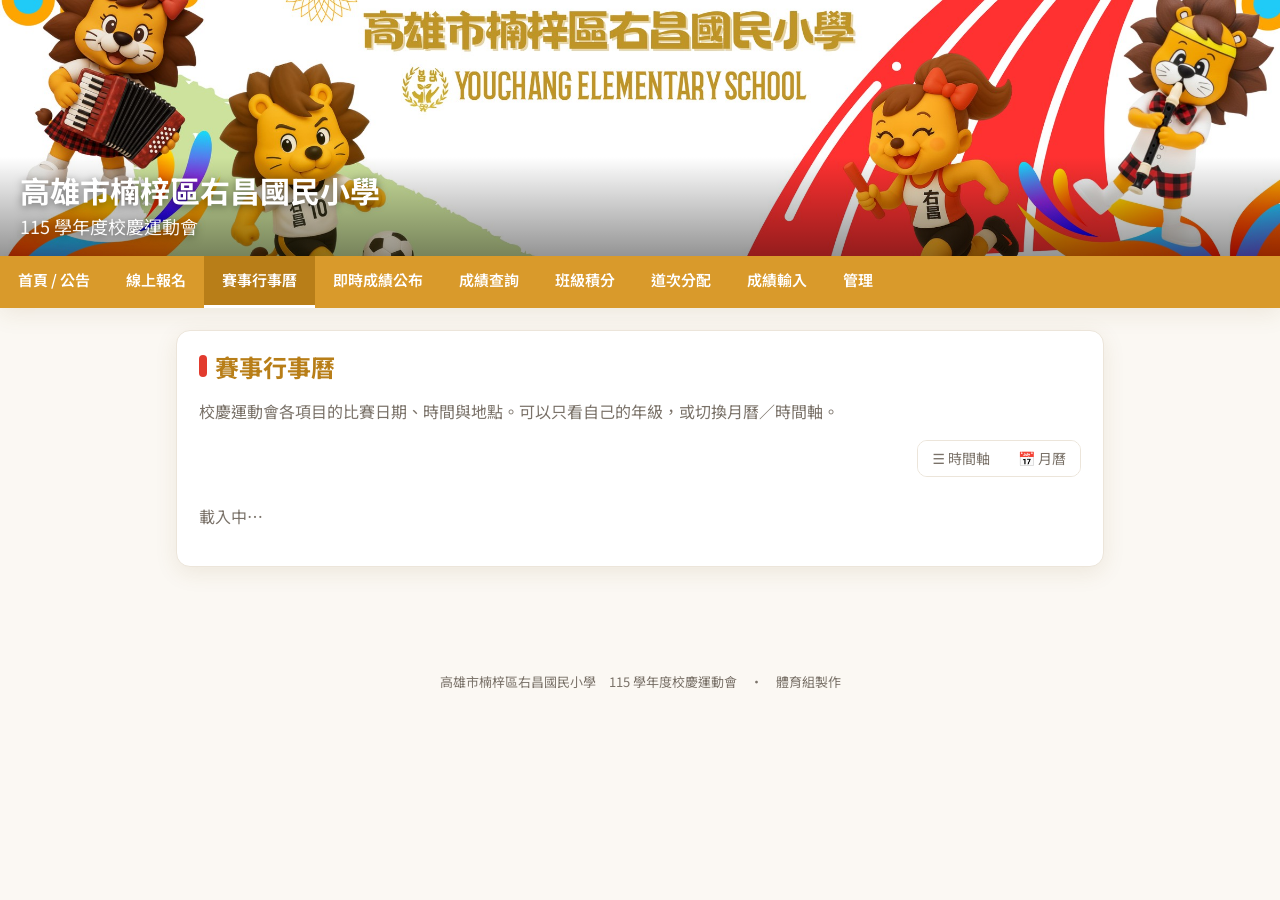
<file: schedule.html>
<!DOCTYPE html>
<html lang="zh-Hant">
<head>
  <meta charset="UTF-8">
  <meta name="viewport" content="width=device-width, initial-scale=1">
  <title>賽事行事曆 · 右昌國小運動會</title>
  <link rel="icon" href="assets/banner-small.jpg">
  <link href="https://fonts.googleapis.com/css2?family=Noto+Sans+TC:wght@400;600;700;800&display=swap" rel="stylesheet">
  <link rel="stylesheet" href="css/style.css?v=20261113a">
  <style>
    /* 工具列 */
    .toolbar { display: flex; justify-content: space-between; align-items: center; gap: 10px; flex-wrap: wrap; margin-bottom: 14px; }
    .chips { display: flex; gap: 6px; flex-wrap: wrap; }
    .chip { border: 1px solid var(--line); background: #fff; color: var(--ink); border-radius: 999px; padding: 5px 14px; font: inherit; font-size: 14px; cursor: pointer; }
    .chip.on { background: var(--gold); border-color: var(--gold); color: #fff; font-weight: 700; }
    .seg { display: inline-flex; border: 1px solid var(--line); border-radius: 10px; overflow: hidden; }
    .seg button { border: 0; background: #fff; padding: 6px 14px; font: inherit; font-size: 14px; cursor: pointer; color: var(--muted); }
    .seg button.on { background: var(--ink); color: #fff; }
    .legend { display: flex; gap: 6px 14px; flex-wrap: wrap; font-size: 13px; color: var(--muted); margin: -4px 0 14px; }
    .legend span::before { content: ""; display: inline-block; width: 10px; height: 10px; border-radius: 3px; background: var(--tc); margin-right: 5px; vertical-align: -1px; }

    /* 時間軸 */
    .month-h { font-size: 18px; font-weight: 800; color: var(--gold-d); margin: 18px 0 8px; display: flex; align-items: center; gap: 10px; }
    .month-h::after { content: ""; flex: 1; height: 1px; background: var(--line); }
    .tl-day { display: grid; grid-template-columns: 74px 1fr; gap: 14px; position: relative; padding-bottom: 14px; scroll-margin-top: 80px; }
    .tl-day::before { content: ""; position: absolute; left: 36px; top: 70px; bottom: 0; width: 2px; background: var(--line); }
    .tl-day:last-child::before { display: none; }
    .bubble { width: 74px; height: 70px; border-radius: 14px; background: #fff; border: 2px solid var(--gold); text-align: center; display: flex; flex-direction: column; justify-content: center; }
    .bubble .md { font-size: 22px; font-weight: 800; color: var(--gold-d); line-height: 1.1; }
    .bubble .wd { font-size: 12px; color: var(--muted); }
    .bubble.wkend .wd { color: var(--red); }
    .tl-day.today .bubble { background: var(--gold); border-color: var(--gold); }
    .tl-day.today .bubble .md, .tl-day.today .bubble .wd { color: #fff; }
    .tl-day.past { opacity: .5; }
    .cards { display: grid; gap: 10px; min-width: 0; }
    .ev-card { background: #fff; border: 1px solid var(--line); border-left: 6px solid var(--tc); border-radius: 12px; padding: 10px 14px; box-shadow: 0 2px 8px rgba(120,90,30,.06); }
    .ev-card.next { box-shadow: 0 0 0 3px rgba(217,154,43,.35), 0 4px 14px rgba(120,90,30,.12); }
    .ev-title { display: flex; align-items: center; gap: 8px; flex-wrap: wrap; font-weight: 800; font-size: 17px; }
    .ev-ico { width: 30px; height: 30px; border-radius: 9px; background: var(--tb); display: inline-flex; align-items: center; justify-content: center; font-size: 17px; flex: 0 0 auto; }
    .gbadge { font-size: 12px; font-weight: 700; color: var(--tc); background: var(--tb); border-radius: 999px; padding: 1px 9px; }
    .tag { font-size: 12px; font-weight: 700; border-radius: 6px; padding: 1px 8px; }
    .tag.next { background: var(--red); color: #fff; }
    .tag.done { background: #eee; color: #888; }
    .ev-meta { display: flex; gap: 4px 16px; flex-wrap: wrap; color: #5d564f; font-size: 14px; margin-top: 6px; }
    .ev-note { margin-top: 6px; font-size: 13px; color: var(--muted); background: #faf7f1; border-radius: 8px; padding: 5px 10px; }

    /* 月曆 */
    .cal { margin-bottom: 22px; }
    .cal-h { font-size: 18px; font-weight: 800; color: var(--gold-d); margin: 4px 0 8px; }
    .cal-grid { display: grid; grid-template-columns: repeat(7, minmax(0, 1fr)); border: 1px solid var(--line); border-radius: 12px; overflow: hidden; background: var(--line); gap: 1px; }
    .cal-wd { background: #faf5ec; text-align: center; font-size: 13px; font-weight: 700; padding: 6px 0; color: var(--muted); }
    .cal-wd.we { color: var(--red); }
    .cal-cell { background: #fff; min-height: 92px; padding: 4px 5px; min-width: 0; }
    .cal-cell.out { background: #fbf9f5; }
    .cal-cell.we { background: #fffaf7; }
    .cal-cell .dn { display: inline-block; font-size: 13px; font-weight: 700; color: #9a928a; }
    .cal-cell.today { box-shadow: inset 0 0 0 2px var(--gold); }
    .cal-cell.today .dn { color: #fff; background: var(--gold); border-radius: 999px; padding: 0 6px; }
    .cal-cell.past .ev-chip { opacity: .5; }
    .ev-chip { display: block; width: 100%; text-align: left; border: 0; cursor: pointer; font: inherit; margin-top: 3px; padding: 2px 6px; border-radius: 6px;
      background: var(--tb); color: var(--tc); font-size: 12px; font-weight: 700; line-height: 1.35; overflow: hidden;
      display: -webkit-box; -webkit-line-clamp: 2; -webkit-box-orient: vertical; word-break: break-all; }
    .ev-chip:hover { filter: brightness(.96); }

    @media (max-width: 640px) {
      .tl-day { grid-template-columns: 58px 1fr; gap: 10px; }
      .tl-day::before { left: 28px; top: 60px; }
      .bubble { width: 58px; height: 60px; }
      .bubble .md { font-size: 18px; }
      .cal-cell { min-height: 64px; padding: 3px; }
      .ev-chip { font-size: 0; padding: 2px 0; text-align: center; display: block; }   /* 手機上只顯示圖示 */
      .ev-chip .ci { font-size: 13px; }
    }
  </style>
</head>
<body data-page="schedule">
  <main>
    <div id="nextBox"></div>
    <section class="card">
      <h2>賽事行事曆</h2>
      <p class="muted">校慶運動會各項目的比賽日期、時間與地點。可以只看自己的年級，或切換月曆／時間軸。</p>
      <div class="toolbar">
        <div class="chips" id="gradeChips"></div>
        <div class="seg"><button type="button" data-v="list">☰ 時間軸</button><button type="button" data-v="cal">📅 月曆</button></div>
      </div>
      <div class="legend" id="legend"></div>
      <div id="out"><p class="muted">載入中…</p></div>
    </section>
  </main>

  <script src="js/config.js?v=20261113a"></script>
  <script src="js/api.js?v=20261113a"></script>
  <script src="js/layout.js?v=20261113a"></script>
  <script src="js/sched.js?v=20261113a"></script>
  <script>
    const WD = SCHED_WD, TYPES = SCHED_TYPES, gradeLabel = schedGradeLabel;
    function store(k, v) { try { if (v === undefined) return localStorage.getItem(k); localStorage.setItem(k, v); } catch (e) { return null; } }

    let ALL = [], GRADE = store("yc_sched_grade") || "", VIEW = store("yc_sched_view") || (innerWidth < 640 ? "list" : "cal");
    const TODAY = schedToday();

    async function run() {
      try {
        const data = await apiGet("schedule");
        ALL = prepSchedule(data.schedule);
        if (!ALL.length) { el("out").innerHTML = '<div class="notice">尚未公布賽事行事曆。</div>'; return; }
        buildChips(); buildLegend(); render();
      } catch (e) { el("out").innerHTML = '<div class="error">' + esc(e.message) + '</div>'; }
    }
    function rows() { return schedForGrade(ALL, GRADE); }
    const nextOf = schedNext;

    function buildChips() {
      const gs = new Set(); ALL.forEach(r => (r._g || []).forEach(g => gs.add(g)));
      const opts = [["", "全部"]].concat(Array.from(gs).sort().map(g => [String(g), g + " 年級"]));
      if (!opts.some(o => o[0] === GRADE)) GRADE = "";
      el("gradeChips").innerHTML = opts.map(o => `<button type="button" class="chip${o[0] === GRADE ? " on" : ""}" data-g="${o[0]}">${o[1]}</button>`).join("");
      el("gradeChips").querySelectorAll(".chip").forEach(b => b.addEventListener("click", () => {
        GRADE = b.dataset.g; store("yc_sched_grade", GRADE);
        el("gradeChips").querySelectorAll(".chip").forEach(x => x.classList.toggle("on", x === b)); render();
      }));
    }
    function buildLegend() {
      const used = new Set(ALL.map(r => r._t));
      el("legend").innerHTML = Object.keys(TYPES).filter(t => used.has(t)).map(t => `<span class="t-${t}">${TYPES[t].ico} ${TYPES[t].name}</span>`).join("");
    }
    document.querySelectorAll(".seg button").forEach(b => b.addEventListener("click", () => { VIEW = b.dataset.v; store("yc_sched_view", VIEW); render(); }));

    function render() {
      document.querySelectorAll(".seg button").forEach(b => b.classList.toggle("on", b.dataset.v === VIEW));
      const list = rows(), nx = nextOf(list);
      renderNext(nx, list);
      if (!list.length) { el("out").innerHTML = '<div class="notice">這個年級目前沒有賽程。</div>'; return; }
      el("out").innerHTML = VIEW === "cal" ? renderCal(list, nx) : renderList(list, nx);
      el("out").querySelectorAll(".ev-chip").forEach(c => c.addEventListener("click", () => {
        VIEW = "list"; store("yc_sched_view", VIEW); render();
        const t = document.getElementById("d-" + c.dataset.k); if (t) t.scrollIntoView({ behavior: "smooth", block: "start" });
      }));
    }

    function renderNext(nx, list) {
      el("nextBox").innerHTML = nextCardHtml(list, { gradeText: GRADE ? GRADE + " 年級" : "" });
    }

    function cardHtml(r, nx) {
      const past = r._k < TODAY, isNext = r === nx;
      return `<div class="ev-card t-${r._t}${isNext ? " next" : ""}">
        <div class="ev-title"><span class="ev-ico">${TYPES[r._t].ico}</span><span>${esc(r["項目"])}</span>
          <span class="gbadge">${esc(gradeLabel(r))}</span>${isNext ? '<span class="tag next">下一場</span>' : past ? '<span class="tag done">已結束</span>' : ""}</div>
        <div class="ev-meta">${r["時間"] ? `<span>🕗 ${esc(r["時間"])}</span>` : ""}${r["地點"] ? `<span>📍 ${esc(r["地點"])}</span>` : ""}
          ${r["檢錄時間"] ? `<span>📣 檢錄 ${esc(r["檢錄時間"])}</span>` : ""}</div>
        ${r["備註"] ? `<div class="ev-note">💬 ${esc(r["備註"])}</div>` : ""}${laneLink(r)}</div>`;
    }
    // 接力與短跑項目：連到道次分配表（單一年級就直接開那個年級）
    function laneLink(r) {
      if (!/接力|\d+\s*(m|公尺)/.test(String(r["項目"]))) return "";
      const g = r._g && r._g.length === 1 ? "#g=" + r._g[0] : "";
      return `<div class="ev-note"><a href="draw.html${g}">🏁 看道次分配表 →</a></div>`;
    }
    function renderList(list, nx) {
      let html = "", month = -1;
      const keys = Array.from(new Set(list.map(r => r._k)));
      keys.forEach(k => {
        const items = list.filter(r => r._k === k), d = items[0]._d;
        if (d.getMonth() !== month) { month = d.getMonth(); html += `<div class="month-h">${d.getFullYear()} 年 ${month + 1} 月</div>`; }
        const cls = (k === TODAY ? " today" : "") + (k < TODAY ? " past" : "");
        html += `<div class="tl-day${cls}" id="d-${k}">
          <div class="bubble${d.getDay() % 6 === 0 ? " wkend" : ""}"><div class="md">${d.getMonth() + 1}/${d.getDate()}</div><div class="wd">${k === TODAY ? "今天" : "星期" + WD[d.getDay()]}</div></div>
          <div class="cards">${items.map(r => cardHtml(r, nx)).join("")}</div></div>`;
      });
      return html;
    }
    function renderCal(list, nx) {
      const byDay = {}; list.forEach(r => (byDay[r._k] || (byDay[r._k] = [])).push(r));
      const first = list[0]._d, last = list[list.length - 1]._d;
      let html = "";
      for (let y = first.getFullYear(), m = first.getMonth(); y < last.getFullYear() || (y === last.getFullYear() && m <= last.getMonth()); m === 11 ? (y++, m = 0) : m++) {
        const start = new Date(y, m, 1), days = new Date(y, m + 1, 0).getDate(), lead = start.getDay();
        let cells = WD.map((w, i) => `<div class="cal-wd${i % 6 === 0 ? " we" : ""}">${w}</div>`).join("");
        const total = Math.ceil((lead + days) / 7) * 7;
        for (let i = 0; i < total; i++) {
          const dn = i - lead + 1;
          if (dn < 1 || dn > days) { cells += `<div class="cal-cell out"></div>`; continue; }
          const d = new Date(y, m, dn), k = schedDayKey(d), evs = byDay[k] || [];
          const cls = (d.getDay() % 6 === 0 ? " we" : "") + (k === TODAY ? " today" : "") + (k < TODAY ? " past" : "");
          cells += `<div class="cal-cell${cls}"><div class="dn">${dn}</div>${evs.map(r =>
            `<button type="button" class="ev-chip t-${r._t}" data-k="${k}" title="${esc(r["項目"] + "｜" + (r["時間"] || "") + "｜" + gradeLabel(r))}"><span class="ci">${TYPES[r._t].ico}</span> ${esc(r["項目"])}</button>`).join("")}</div>`;
        }
        html += `<div class="cal"><div class="cal-h">${y} 年 ${m + 1} 月</div><div class="cal-grid">${cells}</div></div>`;
      }
      return html + '<p class="muted" style="font-size:13px">點月曆上的項目可看詳細時間、地點與備註。</p>';
    }

    document.addEventListener("DOMContentLoaded", run);
    function esc(s) { return String(s == null ? "" : s).replace(/[&<>"']/g, c => ({ '&': '&amp;', '<': '&lt;', '>': '&gt;', '"': '&quot;', "'": '&#39;' }[c])); }
  </script>
</body>
</html>
</file>
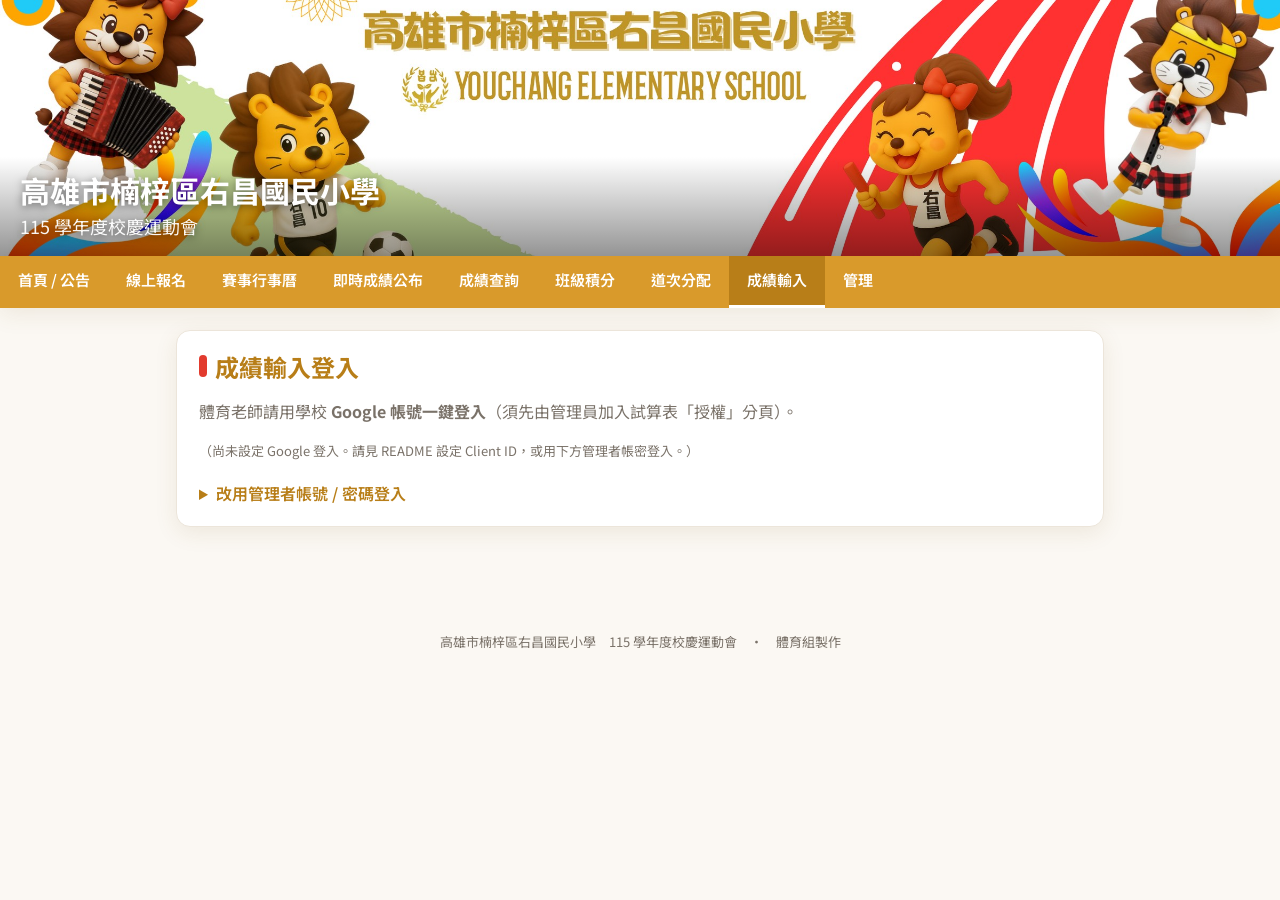
<file: score.html>
<!DOCTYPE html>
<html lang="zh-Hant">
<head>
  <meta charset="UTF-8">
  <meta name="viewport" content="width=device-width, initial-scale=1">
  <title>成績輸入 · 右昌國小運動會</title>
  <link rel="icon" href="assets/banner-small.jpg">
  <link href="https://fonts.googleapis.com/css2?family=Noto+Sans+TC:wght@400;600;700;800&display=swap" rel="stylesheet">
  <link rel="stylesheet" href="css/style.css?v=20261113a">
  <script src="https://accounts.google.com/gsi/client" async></script>
  <script src="js/vendor/xlsx.full.min.js"></script>
</head>
<body data-page="score">
  <main>
    <!-- 登入 -->
    <section class="card" id="loginCard">
      <h2>成績輸入登入</h2>
      <p class="muted">體育老師請用學校 <b>Google 帳號一鍵登入</b>（須先由管理員加入試算表「授權」分頁）。</p>
      <div id="gbtn"></div>
      <div id="gTip" class="muted" style="font-size:13px;margin-top:8px"></div>

      <details style="margin-top:18px">
        <summary style="cursor:pointer;font-weight:600;color:var(--gold-d)">改用管理者帳號 / 密碼登入</summary>
        <div class="grid2" style="margin-top:10px">
          <div><label>帳號 (Email)</label><input id="email" placeholder="例：yocps04" autocomplete="username"></div>
          <div><label>密碼</label><input id="pw" type="password" autocomplete="current-password"></div>
        </div>
        <div style="margin-top:14px"><button class="btn ghost" id="loginBtn" type="button">登入</button></div>
      </details>
      <div id="loginMsg"></div>
    </section>

    <!-- 已登入後的操作區 -->
    <section class="card" id="panel" style="display:none">
      <h2>成績輸入</h2>
      <div class="row" style="justify-content:space-between">
        <div class="muted">已登入：<b id="who"></b></div>
        <button class="btn ghost" id="logoutBtn" type="button">登出</button>
      </div>
      <hr style="border:none;border-top:1px solid var(--line);margin:14px 0">

      <label>選擇項目</label>
      <select id="code"><option value="">請選擇項目</option></select>

      <div id="overview" style="margin-top:12px"></div>
      <div id="stageBar" style="margin-top:12px"></div>
      <div id="area" style="margin-top:14px"></div>
    </section>

    <!-- 成績登錄進度總覽 -->
    <section class="card" id="progressCard" style="display:none">
      <div class="row" style="justify-content:space-between">
        <h2 style="margin:0">成績登錄進度</h2>
        <button class="btn ghost" id="p_refresh" type="button">重新整理</button>
      </div>
      <div id="p_out" style="margin-top:12px"><p class="muted">載入中…</p></div>
    </section>

    <!-- 紀錄表 Excel 匯入：名次與積分由系統依成績計算，整個項目覆蓋 -->
    <section class="card" id="riCard" style="display:none">
      <h2>紀錄表 Excel 匯入成績</h2>
      <p class="muted">到「管理」→「成績紀錄表（紙本）」按「下載 Excel 版」，把紙本上的成績打進去（<b>未出賽或犯規填大寫 X</b>；<b>棄權或請假直接填文字「棄權」「請假」</b>，不用填名次），存檔後在這裡選擇檔案。
        系統依成績計算名次與積分：短跑與接力<b>秒數小者為先</b>，跳遠、壘球擲遠、垂直跳<b>數值大者為先</b>（垂直跳＝最佳摸高－站立摸高），同成績並列。
        匯入是<b>整個項目覆蓋</b>：該項目原有的成績會被取代。</p>
      <div class="row"><input type="file" id="ri_file" accept=".xlsx,.xls" style="max-width:320px"></div>
      <div id="ri_preview" style="margin-top:12px"></div>
    </section>

    <!-- Excel 匯入成績（舊格式） -->
    <section class="card" id="importCard" style="display:none">
      <h2>其他格式 Excel 匯入（進階，附加不覆蓋）</h2>
      <p class="muted">格式：每一列一筆成績，欄位順序 <b>項目名稱｜組別｜性別｜名次｜班級｜姓名｜紀錄</b>（第一列為標題）。
        組別填「4年級/5年級/6年級」，得分由名次自動換算，匯入為<b>附加</b>（不覆蓋原有成績）。</p>
      <div class="row">
        <button class="btn ghost" id="s_tpl" type="button">下載範例格式</button>
        <input type="file" id="s_file" accept=".xlsx,.xls,.csv" style="max-width:320px">
      </div>
      <div id="s_preview" style="margin-top:12px"></div>
    </section>
  </main>

  <script src="js/config.js?v=20261113a"></script>
  <script src="js/api.js?v=20261113a"></script>
  <script src="js/layout.js?v=20261113a"></script>
  <script>
    const AUTH_KEY = "yc_auth";
    let AUTH = null, EVENTS = [], REG = [];
    let REG_ALL = [], RES_CUR = [], PRE_ROWS = [], PRE_LIST = [], EV_CUR = {}, STAGE = "final";
    let FIN_MODE = (function () { try { return localStorage.getItem("yc_finmode") || "list"; } catch (e) { return "list"; } })();   // 決賽輸入方式：list＝依名單、rank＝依名次
    let PRE_N = 8;   // 本項目預賽晉級人數（prelimQuota：60/100/400接力＝8，1、2年級大隊接力＝4）

    function loadAuth() { try { AUTH = JSON.parse(localStorage.getItem(AUTH_KEY)); } catch (e) { AUTH = null; } }
    function saveAuth(a) { AUTH = a; localStorage.setItem(AUTH_KEY, JSON.stringify(a)); }
    function clearAuth() { AUTH = null; localStorage.removeItem(AUTH_KEY); if (window.google && google.accounts) google.accounts.id.disableAutoSelect(); }

    /* ---- Google 一鍵登入 ---- */
    function initGoogle(tries) {
      tries = tries || 0;
      if (!CONFIG.GOOGLE_CLIENT_ID) {
        el("gTip").innerHTML = "（尚未設定 Google 登入。請見 README 設定 Client ID，或用下方管理者帳密登入。）";
        return;
      }
      if (!window.google || !google.accounts || !google.accounts.id) {
        if (tries < 20) return setTimeout(function () { initGoogle(tries + 1); }, 300);
        el("gTip").innerHTML = "（Google 登入元件載入失敗，請檢查網路，或改用下方管理者帳密。）";
        return;
      }
      google.accounts.id.initialize({ client_id: CONFIG.GOOGLE_CLIENT_ID, callback: onGoogleCred });
      google.accounts.id.renderButton(el("gbtn"),
        { theme: "filled_blue", size: "large", text: "signin_with", shape: "pill", locale: "zh_TW", width: 280 });
    }

    async function onGoogleCred(resp) {
      el("gTip").textContent = "驗證中…";
      try {
        const res = await apiPost("googleLogin", { credential: resp.credential });
        saveAuth(res);
        el("loginMsg").innerHTML = "";
        el("gTip").textContent = "";
        showPanel();
        toast("登入成功：" + res.name, "ok");
      } catch (e) {
        el("gTip").textContent = "";
        el("loginMsg").innerHTML = '<div class="error">' + esc(e.message) + '</div>';
      }
    }

    async function login() {
      const email = el("email").value.trim(), pw = el("pw").value;
      if (!email || !pw) return toast("請輸入帳號與密碼", "err");
      const btn = el("loginBtn"); setBusy(btn, true, "登入中…");
      try {
        const res = await apiPost("login", { email, password: pw });
        saveAuth(res);
        el("loginMsg").innerHTML = "";
        showPanel();
        toast("登入成功", "ok");
      } catch (e) {
        el("loginMsg").innerHTML = '<div class="error">' + esc(e.message) + '</div>';
      } finally { setBusy(btn, false); }
    }

    function showPanel() {
      if (!hasPerm(AUTH, "成績")) {
        el("loginMsg").innerHTML = '<div class="error">「' + esc(AUTH.name) + '」這個帳號沒有「成績輸入」權限，請改用其他帳號登入，或洽管理者開通。</div>';
        clearAuth(); return;
      }
      el("loginCard").style.display = "none";
      el("panel").style.display = "block";
      el("progressCard").style.display = "block";
      el("importCard").style.display = "block";
      el("riCard").style.display = "block";
      el("who").textContent = AUTH.name + "（" + (AUTH.role === "admin" ? "管理者" : "老師") + "）";
      fillEvents();
      loadProgress();
    }

    /* ---- 成績登錄進度總覽 ---- */
    async function loadProgress() {
      const box = el("p_out");
      box.innerHTML = '<p class="muted">載入中…</p>';
      try {
        const [evD, regD, resD, preD] = await Promise.all([apiGet("events"), apiGet("reglist"), apiGet("query"),
          apiGet("prelim", { token: AUTH.token }).catch(() => ({ rows: [] }))]);
        const regCount = {}, resCount = {}, preCount = {}, qCount = {};
        regD.regs.forEach(function (r) { const c = r["項目代碼"]; regCount[c] = (regCount[c] || 0) + 1; });
        resD.results.forEach(function (r) { const c = r["項目代碼"]; resCount[c] = (resCount[c] || 0) + 1; });
        (preD.rows || []).forEach(function (r) { const c = r["項目代碼"]; preCount[c] = (preCount[c] || 0) + 1; if (String(r["晉級"]).trim() === "是") qCount[c] = (qCount[c] || 0) + 1; });
        const rows = evD.events.map(function (e) {
          const code = e["代碼"], reg = regCount[code] || 0, done = resCount[code] || 0, pre = preCount[code] || 0, q = qCount[code] || 0;
          const hasPre = prelimQuota(e) > 0 || String(e["預賽"] || "").trim() === "是";
          let status, stage = "";
          if (hasPre) stage = pre ? `<div style="font-size:12px;color:#2b5fb4">🏁 預賽已登錄 ${pre} 人，晉級 ${q} 人</div>` : '<div style="font-size:12px" class="muted">預賽未登錄</div>';
          if (done > 0) status = (hasPre ? "決賽" : "") + '<span style="color:var(--green)">✅ 已登錄</span>';
          else if (pre > 0) status = '<span style="color:#8a5a10">⏳ 決賽尚未登錄</span>';
          else if (isNoRegEvent(e) || isTeamEvent(e)) status = '<span class="rank1">⚠ 尚未登錄</span>';
          else status = reg > 0 ? '<span class="rank1">⚠ 尚未登錄</span>' : '<span class="muted">尚無報名</span>';
          return { code, name: e["名稱"], group: e["組別"], sex: e["性別"], reg, done, pre, status: status + stage };
        });
        PROG_ROWS = rows;
        const doneN = rows.filter(r => r.done > 0).length, preN = rows.filter(r => !r.done && r.pre > 0).length;
        const trs = rows.map(function (r, i) {
          return `<tr><td>${esc(r.name)}</td><td>${esc(r.group)}</td><td>${esc(r.sex)}</td>
            <td style="text-align:center">${r.reg}</td><td style="text-align:center">${r.done}${r.pre ? `<div style="font-size:12px;color:#2b5fb4">預賽 ${r.pre}</div>` : ""}</td><td>${r.status}</td>
            <td><button class="btn ghost" type="button" style="padding:4px 12px" onclick="openEvent(${i})">管理</button></td></tr>`;
        }).join("");
        box.innerHTML = `<div class="notice">共 ${rows.length} 個項目：決賽／正式成績已登錄 ${doneN} 項${preN ? `、只完成預賽 ${preN} 項` : ""}、尚未登錄 ${rows.length - doneN - preN} 項。按「管理」可查看該項目所有選手的成績並修改。</div>
          <div class="table-wrap"><table><thead><tr><th>項目</th><th>組別</th><th>性別</th><th>報名人數</th><th>已登錄</th><th>狀態</th><th></th></tr></thead>
          <tbody>${trs}</tbody></table></div>`;
      } catch (e) { box.innerHTML = '<div class="error">' + esc(e.message) + '</div>'; }
    }
    let PROG_ROWS = [];
    // 從進度表開啟某項目的成績管理（上方「成績輸入」區塊）
    function openEvent(i) {
      const r = PROG_ROWS[i]; if (!r) return;
      el("code").value = r.code; onPickEvent();
      el("panel").scrollIntoView({ behavior: "smooth", block: "start" });
    }

    async function fillEvents() {
      try {
        const data = await apiGet("events");
        EVENTS = data.events;
        const sel = el("code");
        sel.innerHTML = '<option value="">請選擇項目</option>';
        EVENTS.forEach(function (e) {
          const o = document.createElement("option");
          o.value = e["代碼"]; o.textContent = e["名稱"] + "（" + e["組別"] + " " + e["性別"] + "）";
          sel.appendChild(o);
        });
      } catch (e) { toast(e.message, "err"); }
    }

    const pk = r => normalizeClassName(r["班級"]) + "|" + String(r["姓名"] || "").trim();
    let PICK_SEQ = 0;
    async function onPickEvent() {
      const code = el("code").value, area = el("area");
      el("stageBar").innerHTML = ""; el("overview").innerHTML = "";
      if (!code) { area.innerHTML = ""; return; }
      area.innerHTML = '<p class="muted">載入報名名單與現有成績…</p>';
      const seq = ++PICK_SEQ;   // 快速切換項目時，較慢回來的舊回應不能蓋掉新項目
      try {
        const [regData, resData, preData] = await Promise.all([
          apiGet("registrants", { code }),
          apiGet("query", { code }),
          apiGet("prelim", { code, token: AUTH.token }).catch(() => ({ rows: [] })),
        ]);
        if (seq !== PICK_SEQ) return;
        REG_ALL = regData.registrants; RES_CUR = resData.results; PRE_ROWS = preData.rows || [];
        EV_CUR = EVENTS.find(e => e["代碼"] === code) || {};
        PRE_N = prelimQuota(EV_CUR) || 8;
        const flag = prelimQuota(EV_CUR) > 0 || String(EV_CUR["預賽"] || "").trim() === "是";
        // 接力（以班為單位）且有預賽：名單用「全部班級」，不是個別報名的隊員
        if (flag && isTeamEvent(EV_CUR)) REG_ALL = classTeams(EV_CUR);
        // 預設階段：有預賽、還沒存預賽結果、也沒有決賽成績 → 預賽；其餘 → 決賽
        STAGE = !RES_CUR.length && (PRE_ROWS.length || flag) ? "prelim" : "final";
        renderStage();
      } catch (e) { area.innerHTML = '<div class="error">' + esc(e.message) + '</div>'; }
    }

    // 階段列：預賽（選出晉級名單，不公布）／決賽（正式成績，公布）
    function classTeams(ev) {
      const g = String(ev["組別"]), n = (CONFIG.classCount || {})[g] || 12, gn = g.charAt(0);
      return Array.from({ length: n }, (_, i) => ({ "年級": g, "班級": gn + "年" + (i + 1) + "班", "座號": "", "姓名": "" }));
    }
    function renderStage() {
      const code = el("code").value, rule = prelimQuota(EV_CUR) > 0, flag = rule || String(EV_CUR["預賽"] || "").trim() === "是";
      const quals = PRE_ROWS.filter(r => String(r["晉級"]).trim() === "是");
      let note = "";
      if (STAGE === "final" && quals.length) note = `<div class="notice" style="margin-top:8px">預賽已選出 <b>${quals.length}</b> 人晉級決賽，下方名單只列晉級的選手。</div>`;
      else if (STAGE === "final" && flag && !PRE_ROWS.length) note = `<div class="notice" style="margin-top:8px;border-color:#f0b8b0;background:#fdecea">⚠ 此項目有預賽，但還沒有預賽結果。直接在這裡儲存的是<b>決賽成績，會立刻公布</b>；請先切到「預賽」選出晉級名單。</div>`;
      el("stageBar").innerHTML = `<div class="row" style="align-items:center;gap:18px">
          <label style="margin:0;display:flex;gap:6px;align-items:center"><input type="radio" name="stage" value="prelim" ${STAGE === "prelim" ? "checked" : ""} style="width:auto"> <b>預賽</b>（選出前 ${PRE_N} 名晉級決賽，<u>不公布</u>）</label>
          <label style="margin:0;display:flex;gap:6px;align-items:center"><input type="radio" name="stage" value="final" ${STAGE === "final" ? "checked" : ""} style="width:auto"> <b>決賽／一般項目</b>（正式成績，儲存後公布）</label>
          <label style="margin:0;display:flex;gap:6px;align-items:center" class="muted"><input type="checkbox" id="preFlag" ${flag ? "checked" : ""} ${rule ? "disabled" : ""} style="width:auto"> 此項目有預賽${rule ? "（依規定）" : ""}</label>
        </div>${note}${STAGE === "final" ? `<div class="row" style="align-items:center;gap:18px;margin-top:8px">
          <span class="muted">輸入方式：</span>
          <label style="margin:0;display:flex;gap:6px;align-items:center"><input type="radio" name="finmode" value="list" ${FIN_MODE === "list" ? "checked" : ""} style="width:auto"> <b>依名單輸入成績</b>（列出${quals.length ? "晉級" : "全部"}選手，系統自動排名）</label>
          <label style="margin:0;display:flex;gap:6px;align-items:center"><input type="radio" name="finmode" value="rank" ${FIN_MODE === "rank" ? "checked" : ""} style="width:auto"> 依名次輸入（逐名次選選手）</label></div>` : ""}`;
      el("stageBar").querySelectorAll("input[name=finmode]").forEach(r => r.addEventListener("change", function () { FIN_MODE = this.value; try { localStorage.setItem("yc_finmode", FIN_MODE); } catch (e) {} renderStage(); }));
      el("stageBar").querySelectorAll("input[name=stage]").forEach(r => r.addEventListener("change", function () { STAGE = this.value; renderStage(); }));
      el("preFlag").addEventListener("change", async function () {
        const box = this;
        try {
          const res = await apiPost("setEventPrelim", { token: AUTH.token, code, value: box.checked });
          EV_CUR["預賽"] = box.checked ? "是" : ""; toast(res.msg, "ok");
        } catch (e) { toast(e.message, "err"); box.checked = !box.checked; }
      });
      renderOverview();
      if (STAGE === "prelim") renderPrelim(code);
      else {
        // 決賽名單＝預賽晉級者（不在報名資料裡的晉級者也要列入，例如代跑或姓名寫法不同；座號從報名資料補）
        REG = quals.length ? quals.map(q => { const r = REG_ALL.find(x => pk(x) === pk(q)); return r || { 年級: q["年級"] || EV_CUR["組別"] || "", 班級: q["班級"], 座號: q["座號"] || "", 姓名: q["姓名"] || "" }; }) : REG_ALL;
        if (FIN_MODE === "list") renderFinalList(code); else renderRows(code, RES_CUR);
      }
    }

    // 本項目所有選手（接力＝班級）的預賽與決賽成績一覽
    let OV_PEOPLE = [];
    const isNoShowRec = t => t === "棄權" || t === "請假";
    const preOn = () => PRE_ROWS.length > 0 || prelimQuota(EV_CUR) > 0 || String(EV_CUR["預賽"] || "").trim() === "是";
    function renderOverview() {
      const team = isTeamEvent(EV_CUR), hasPre = preOn();
      const key = r => team ? normalizeClassName(r["班級"]) + "|" : pk(r);
      const people = [], seen = {};
      const add = r => { const k = key(r); if (seen[k]) return seen[k]; const o = { 年級: r["年級"] || EV_CUR["組別"] || "", 班級: r["班級"], 座號: r["座號"] || "", 姓名: team ? "" : (r["姓名"] || "") }; seen[k] = o; people.push(o); return o; };
      REG_ALL.forEach(r => add(r));
      PRE_ROWS.forEach(r => { const o = add(r); o.pre = r; if (!o.座號 && r["座號"]) o.座號 = r["座號"]; });
      RES_CUR.forEach(r => { const o = add(r); o.res = r; });
      if (!people.length) { el("overview").innerHTML = ""; OV_PEOPLE = []; return; }
      const finRank = o => { const r = o.res; if (!r) return 9999; const n = Number(r["名次"]); return n || 9000; };
      const preRank = o => o.pre && Number(o.pre["預賽名次"]) || 9999;
      people.sort((a, b) => finRank(a) - finRank(b) || preRank(a) - preRank(b) || normalizeClassName(a.班級).localeCompare(normalizeClassName(b.班級), "zh", { numeric: true }) || (Number(a.座號) || 0) - (Number(b.座號) || 0));
      OV_PEOPLE = people;
      const fin = o => {
        if (!o.res) return RES_CUR.length ? '<span class="muted">未達標</span>' : '<span class="muted">—</span>';
        const t = String(o.res["紀錄"] || "").trim();
        if (isNoShowRec(t)) return `<span class="muted">${esc(t)}</span>`;
        const n = Number(o.res["名次"]); return `<b class="${n <= 3 ? "rank" + n : ""}">第 ${n} 名</b>`;
      };
      const trs = people.map((o, i) => `<tr id="ov_${i}"><td>${esc(o.班級)}</td><td>${esc(o.座號)}</td><td>${esc(o.姓名 || (team ? "（全班）" : ""))}</td>
        ${hasPre ? `<td>${esc(o.pre ? o.pre["預賽成績"] : "")}</td><td style="text-align:center">${esc(o.pre ? o.pre["預賽名次"] : "")}</td><td style="text-align:center">${o.pre && String(o.pre["晉級"]).trim() === "是" ? "✅" : ""}</td>` : ""}
        <td>${fin(o)}</td><td>${esc(o.res && !isNoShowRec(String(o.res["紀錄"]).trim()) ? o.res["紀錄"] : "")}</td><td style="text-align:center">${o.res ? esc(o.res["得分"]) : ""}</td>
        <td style="white-space:nowrap"><button class="btn ghost" type="button" style="padding:3px 10px" onclick="ovEdit(${i})">修改</button>${o.pre || o.res ? ` <button class="btn red" type="button" style="padding:3px 10px" onclick="ovDelete(${i})">刪除</button>` : ""}</td></tr>`).join("");
      el("overview").innerHTML = `<details open><summary style="cursor:pointer;font-weight:700">📋 本項目選手成績一覽（${people.length} ${team ? "班" : "人"}${hasPre ? `，預賽 ${PRE_ROWS.length}、晉級 ${PRE_ROWS.filter(r => String(r["晉級"]).trim() === "是").length}` : ""}，決賽／正式成績 ${RES_CUR.length} 筆）</summary>
        <div class="table-wrap" style="margin-top:6px"><table><thead><tr><th>班級</th><th>座號</th><th>姓名</th>${hasPre ? "<th>預賽成績</th><th>預賽名次</th><th>晉級</th>" : ""}<th>${hasPre ? "決賽名次" : "名次"}</th><th>紀錄</th><th>得分</th><th>操作</th></tr></thead><tbody>${trs}</tbody></table></div>
        <div id="ovEditBox"></div>
        <p class="muted" style="font-size:13px;margin:4px 0 0">按「修改」可改單一選手的成績；「刪除」會刪掉這位選手${hasPre ? "的預賽與決賽" : ""}成績。整批輸入仍可用下方表格。</p></details>`;
    }

    // 老師帶 token 讀到的預賽列有「預賽成績」欄；沒有代表只拿到公開的晉級名單，不能拿來整批覆蓋（會把沒晉級的人刪掉）
    function preRowsComplete() { return !PRE_ROWS.length || ("預賽成績" in PRE_ROWS[0]); }
    // 依預賽成績重算預賽名次（晉級勾選不動）
    function rerankPre(rows) {
      const asc = riKind(EV_CUR) === "time";
      const val = r => { const c = riCell(r["預賽成績"]); return c.t === "num" ? c.n : null; };
      rows.forEach(r => { const v = val(r); r["預賽名次"] = v === null ? "" : 1 + rows.filter(o => { const w = val(o); return w !== null && (asc ? w < v : w > v); }).length; });
      return rows;
    }
    async function pushPre(rows) {
      const code = el("code").value;
      await apiPost("submitPrelim", { token: AUTH.token, code, rows: rows.map(r => ({ 名次: r["預賽名次"] || "", 年級: r["年級"] || "", 班級: r["班級"] || "", 姓名: r["姓名"] || "", 紀錄: r["預賽成績"] || "", 晉級: String(r["晉級"]).trim() === "是" })) });
    }
    async function pushRes(rows) {
      const code = el("code").value;
      await apiPost("submitScore", { token: AUTH.token, code, rows: rows.map(r => {
        const t = String(r["紀錄"] || "").trim();
        return isNoShowRec(t) ? { 名次: 0, 狀態: t, 年級: r["年級"] || "", 班級: r["班級"] || "", 姓名: r["姓名"] || "", 紀錄: t }
                              : { 名次: Number(r["名次"]), 年級: r["年級"] || "", 班級: r["班級"] || "", 姓名: r["姓名"] || "", 紀錄: t };
      }) });
    }
    async function reloadCur() {
      const code = el("code").value;
      const [resD, preD] = await Promise.all([apiGet("query", { code }), apiGet("prelim", { code, token: AUTH.token }).catch(() => ({ rows: PRE_ROWS }))]);
      RES_CUR = resD.results; PRE_ROWS = preD.rows || [];
      renderStage(); loadProgress();
    }
    const samePerson = (a, b) => (isTeamEvent(EV_CUR) ? normalizeClassName(a["班級"]) + "|" : pk(a)) === (isTeamEvent(EV_CUR) ? normalizeClassName(b["班級"]) + "|" : pk(b));

    function ovEdit(i) {
      const o = OV_PEOPLE[i]; if (!o) return;
      const hasPre = preOn(), r = o.res || {}, t = String(r["紀錄"] || "").trim(), st = isNoShowRec(t) ? t : "";
      const who = esc(o.班級) + " " + esc(o.姓名 || (isTeamEvent(EV_CUR) ? "（全班）" : ""));
      el("ovEditBox").innerHTML = `<div class="notice" style="margin-top:8px"><b>修改：${who}</b>
        <div class="row" style="margin-top:8px;align-items:end;gap:12px">
          ${hasPre ? `<div><label>預賽成績</label><input id="oe_pr" value="${esc(o.pre ? o.pre["預賽成績"] : "")}" style="max-width:120px"></div>
          <div><label>晉級決賽</label><input type="checkbox" id="oe_pq" ${o.pre && String(o.pre["晉級"]).trim() === "是" ? "checked" : ""} style="width:auto"></div>` : ""}
          <div><label>${hasPre ? "決賽名次" : "名次"}（空白＝沒有名次）</label><input id="oe_rk" inputmode="numeric" value="${esc(st ? "" : (r["名次"] || ""))}" style="max-width:90px"></div>
          <div><label>紀錄</label><input id="oe_rec" value="${esc(st ? "" : t)}" style="max-width:120px"></div>
          <div><label>狀態</label><select id="oe_st"><option value=""></option><option ${st === "棄權" ? "selected" : ""}>棄權</option><option ${st === "請假" ? "selected" : ""}>請假</option></select></div>
          <div><button class="btn" id="oe_save" type="button">儲存</button> <button class="btn ghost" id="oe_cancel" type="button">取消</button></div>
        </div>
        <p class="muted" style="font-size:13px;margin:6px 0 0">${hasPre ? "預賽成績改了，預賽名次會依成績自動重算（晉級勾選照你設定）。" : ""}名次決定得分（第 1～6 名 7/5/4/3/2/1 分）；狀態選棄權或請假時不計名次。</p></div>`;
      el(`ov_${i}`).style.background = "#fff8e6";
      el("oe_cancel").addEventListener("click", () => { el("ovEditBox").innerHTML = ""; el(`ov_${i}`).style.background = ""; });
      el("oe_save").addEventListener("click", () => ovSave(i));
      el("ovEditBox").scrollIntoView({ behavior: "smooth", block: "nearest" });
    }

    async function ovSave(i) {
      const o = OV_PEOPLE[i]; if (!o) return;
      const hasPre = preOn(), btn = el("oe_save");
      if (!preRowsComplete()) return toast("讀不到完整的預賽資料（帳號沒有「成績」權限？），無法修改預賽。", "err");
      const base = { 年級: o.年級, 班級: o.班級, 座號: o.座號, 姓名: o.姓名 };
      // 決賽／正式成績
      const rkIn = el("oe_rk").value.trim(), rec = el("oe_rec").value.trim(), st = el("oe_st").value;
      if (rkIn && !(Number(rkIn) >= 1)) return toast("名次要填 1 以上的數字", "err");
      let resRows = RES_CUR.filter(r => !samePerson(r, o));
      if (st) resRows.push(Object.assign({}, base, { 名次: "", 紀錄: st }));
      else if (rkIn) resRows.push(Object.assign({}, base, { 名次: Number(rkIn), 紀錄: rec }));
      const resChanged = JSON.stringify(resRows.map(r => [r["班級"], r["姓名"], String(r["名次"]), r["紀錄"]]).sort()) !== JSON.stringify(RES_CUR.map(r => [r["班級"], r["姓名"], String(r["名次"]), r["紀錄"]]).sort());
      // 預賽
      let preRows = null;
      if (hasPre) {
        const pr = el("oe_pr").value.trim(), pq = el("oe_pq").checked;
        const old = o.pre ? [String(o.pre["預賽成績"] || ""), String(o.pre["晉級"]).trim() === "是"] : ["", false];
        if (pr !== old[0] || pq !== old[1]) {
          preRows = PRE_ROWS.filter(r => !samePerson(r, o)).map(r => Object.assign({}, r));
          if (pr || pq) preRows.push(Object.assign({}, base, { 預賽成績: pr, 晉級: pq ? "是" : "" }));
          rerankPre(preRows);
        }
      }
      if (!resChanged && !preRows) { toast("沒有變更", "ok"); el("ovEditBox").innerHTML = ""; return; }
      setBusy(btn, true, "儲存中…");
      try {
        if (preRows) await pushPre(preRows);
        if (resChanged) await pushRes(resRows);
        toast("已更新 " + o.班級 + " " + (o.姓名 || "") + " 的成績", "ok");
        await reloadCur();
      } catch (e) {
        toast(e.message, "err");
        if (/登入/.test(e.message)) { clearAuth(); location.reload(); return; }
        setBusy(btn, false);
      }
    }

    async function ovDelete(i) {
      const o = OV_PEOPLE[i]; if (!o) return;
      if (!preRowsComplete()) return toast("讀不到完整的預賽資料（帳號沒有「成績」權限？），無法刪除。", "err");
      const what = [o.pre ? "預賽" : "", o.res ? (preOn() ? "決賽" : "") + "成績" : ""].filter(Boolean).join("與");
      if (!confirm("確定要刪除「" + o.班級 + " " + (o.姓名 || "") + "」的" + what + "嗎？")) return;
      try {
        if (o.pre) await pushPre(rerankPre(PRE_ROWS.filter(r => !samePerson(r, o)).map(r => Object.assign({}, r))));
        if (o.res) await pushRes(RES_CUR.filter(r => !samePerson(r, o)));
        toast("已刪除", "ok");
        await reloadCur();
      } catch (e) {
        toast(e.message, "err");
        if (/登入/.test(e.message)) { clearAuth(); location.reload(); }
      }
    }

    /* ---- 預賽：輸入預賽成績，系統排名並勾選前 8 名；結果不公布 ---- */
    function renderPrelim(code) {
      const saved = {}; PRE_ROWS.forEach(r => { saved[pk(r)] = r; });
      PRE_LIST = REG_ALL.slice().sort((a, b) => normalizeClassName(a["班級"]).localeCompare(normalizeClassName(b["班級"]), "zh", { numeric: true }) || (Number(a["座號"]) || 0) - (Number(b["座號"]) || 0));
      if (!PRE_LIST.length) { el("area").innerHTML = '<p class="notice">此項目沒有報名資料，無法輸入預賽。</p>'; return; }
      const asc = riKind(EV_CUR) === "time";
      const trs = PRE_LIST.map((r, i) => {
        const sv = saved[pk(r)] || {};
        return `<tr data-pi="${i}"${PRE_ROWS.length ? ' data-manual="1"' : ""}>
          <td>${esc(r["班級"])}</td><td>${esc(r["座號"] || "—")}</td><td>${esc(r["姓名"] || "（全班）")}</td>
          <td><input class="pr" value="${esc(sv["預賽成績"] || "")}" placeholder="${asc ? "秒（X＝未出賽）" : "公尺（X＝未出賽）"}" style="min-width:110px"></td>
          <td class="prk" style="text-align:center;font-weight:800"></td>
          <td style="text-align:center"><input type="checkbox" class="pq" ${String(sv["晉級"]).trim() === "是" ? "checked" : ""} style="width:auto"></td></tr>`;
      }).join("");
      el("area").innerHTML = `<p class="notice">預賽成績<b>不會公布</b>。輸入每位選手的預賽成績，系統依成績（${asc ? "秒數小者為先" : "數值大者為先"}）排名並自動勾選前 <b>${PRE_N}</b> 名（同成績並列都會勾選），也可以手動調整勾選。儲存後切到「決賽」輸入決賽成績，名單只會列出晉級選手。</p>
        <div class="table-wrap"><table><thead><tr><th>班級</th><th>座號</th><th>姓名</th><th>預賽成績</th><th>預賽名次</th><th>晉級決賽</th></tr></thead><tbody>${trs}</tbody></table></div>
        <div class="row" style="margin-top:12px;align-items:center">
          <button class="btn" id="preSave" type="button">儲存預賽結果</button>
          <button class="btn ghost" id="preAuto" type="button">依成績重新勾選前 ${PRE_N} 名</button>
          <button class="btn red" id="preDel" type="button">清除預賽結果</button>
          <span class="muted" id="preSum"></span></div>`;
      const body = el("area");
      body.querySelectorAll(".pr").forEach(i => i.addEventListener("input", prelimCalc));
      body.querySelectorAll(".pq").forEach(c => c.addEventListener("change", function () { this.closest("tr").dataset.manual = "1"; prelimCalc(); }));
      el("preAuto").addEventListener("click", function () { body.querySelectorAll("tr[data-pi]").forEach(tr => delete tr.dataset.manual); prelimCalc(); });
      el("preSave").addEventListener("click", () => savePrelim(code, false));
      el("preDel").addEventListener("click", () => { if (confirm("確定要清除此項目的預賽結果嗎？")) savePrelim(code, true); });
      prelimCalc();
    }
    function prelimCalc() {
      const trs = Array.from(document.querySelectorAll("#area tr[data-pi]")), asc = riKind(EV_CUR) === "time";
      const vals = trs.map(tr => { const c = riCell(tr.querySelector(".pr").value); return c.t === "num" ? c.n : null; });
      trs.forEach(function (tr, i) {
        const k = tr.querySelector(".prk");
        if (vals[i] === null) { k.textContent = ""; delete tr.dataset.rank; if (!tr.dataset.manual) tr.querySelector(".pq").checked = false; return; }
        const rank = 1 + vals.filter(v => v !== null && (asc ? v < vals[i] : v > vals[i])).length;
        k.textContent = rank; tr.dataset.rank = rank;
        if (!tr.dataset.manual) tr.querySelector(".pq").checked = rank <= PRE_N;
      });
      const q = trs.filter(tr => tr.querySelector(".pq").checked).length, n = vals.filter(v => v !== null).length;
      el("preSum").textContent = `已輸入 ${n} 人成績，晉級決賽 ${q} 人`;
    }
    async function savePrelim(code, clear) {
      const rows = [];
      if (!clear) document.querySelectorAll("#area tr[data-pi]").forEach(function (tr) {
        const reg = PRE_LIST[Number(tr.dataset.pi)], rec = tr.querySelector(".pr").value.trim(), pass = tr.querySelector(".pq").checked;
        if (!rec && !pass) return;
        rows.push({ 名次: tr.dataset.rank || "", 年級: reg["年級"] || "", 班級: reg["班級"] || "", 姓名: reg["姓名"] || "", 紀錄: rec, 晉級: pass });
      });
      if (!clear && !rows.length) return toast("請至少輸入一位選手的預賽成績", "err");
      const btn = el(clear ? "preDel" : "preSave"); setBusy(btn, true, "儲存中…");
      try {
        const res = await apiPost("submitPrelim", { token: AUTH.token, code, rows });
        toast(res.msg, "ok");
        PRE_ROWS = (await apiGet("prelim", { code, token: AUTH.token })).rows || [];
        renderStage(); loadProgress();
      } catch (e) {
        toast(e.message, "err");
        if (/登入/.test(e.message)) { clearAuth(); location.reload(); }
      } finally { setBusy(btn, false); }
    }

    /* ---- 決賽：依名單輸入成績（列出晉級／報名選手，輸入成績後系統排名） ---- */
    let FIN_LIST = [];
    function renderFinalList(code) {
      const team = isTeamEvent(EV_CUR), asc = riKind(EV_CUR) === "time";
      const key = r => team ? normalizeClassName(r["班級"]) + "|" : pk(r);
      const base = REG.length ? REG : (team ? classTeams(EV_CUR) : []);
      const list = [], seen = {};
      const add = r => { const k = key(r); if (seen[k]) return seen[k]; const o = { 年級: r["年級"] || EV_CUR["組別"] || "", 班級: r["班級"], 座號: r["座號"] || "", 姓名: team ? "" : (r["姓名"] || "") }; seen[k] = o; list.push(o); return o; };
      base.forEach(add);
      RES_CUR.forEach(r => { const had = seen[key(r)]; const o = add(r); if (!had) o.extra = true; o.res = r; if (!o.姓名 && r["姓名"]) o.姓名 = r["姓名"]; });
      const cmp = (a, b) => (a.extra ? 1 : 0) - (b.extra ? 1 : 0) || normalizeClassName(a.班級).localeCompare(normalizeClassName(b.班級), "zh", { numeric: true }) || (Number(a.座號) || 0) - (Number(b.座號) || 0);
      list.sort(cmp);
      FIN_LIST = list;
      if (!list.length) { el("area").innerHTML = '<p class="notice">此項目沒有報名資料。請改用「依名次輸入」手動填班級與姓名。</p>'; return; }
      const unit = asc ? "秒" : riKind(EV_CUR) === "vj" ? "公分" : "公尺";
      const trs = list.map((o, i) => {
        const r = o.res || {}, t = String(r["紀錄"] || "").trim(), st = isNoShowRec(t) ? t : "";
        const rk = st ? "" : (r["名次"] || ""), manual = rk && riCell(t).t !== "num";   // 只有名次、沒有可比較的成績 → 保留原名次
        return `<tr data-fi="${i}"${manual ? ' data-manual="1"' : ""}${o.extra ? ' style="background:#fff8e6"' : ""}>
          <td>${esc(o.班級)}</td><td>${esc(o.座號 || "—")}</td><td>${esc(o.姓名 || (team ? "（全班）" : ""))}${o.extra ? ' <span class="muted" style="font-size:12px">（不在名單，原有成績）</span>' : ""}</td>
          <td><input class="fv" value="${esc(st ? "" : t)}" placeholder="${unit}（X＝未出賽）" style="min-width:110px"></td>
          <td><select class="fs"><option value=""></option><option ${st === "棄權" ? "selected" : ""}>棄權</option><option ${st === "請假" ? "selected" : ""}>請假</option></select></td>
          <td><input class="fr" inputmode="numeric" value="${esc(rk)}" style="width:56px;font-weight:800"></td>
          <td class="fsc" style="text-align:center"></td></tr>`;
      }).join("");
      el("area").innerHTML = `<p class="notice">列出${REG.length && PRE_ROWS.some(r => String(r["晉級"]).trim() === "是") ? "<b>晉級決賽</b>的" : "此項目全部"} ${list.length} ${team ? "班" : "位選手"}。輸入成績（${asc ? "秒數小者為先" : "數值大者為先"}，可打 12.3、1:05.32），系統自動排名次與得分（同成績並列）；名次也可以手動改。沒出賽的填 X（不寫入，成績查詢顯示「未達標」），棄權／請假選右邊狀態。</p>
        <div class="table-wrap"><table><thead><tr><th>班級</th><th>座號</th><th>姓名</th><th>成績</th><th>狀態</th><th>名次</th><th>得分</th></tr></thead><tbody>${trs}</tbody></table></div>
        <div class="row" style="margin-top:12px;align-items:center">
          <button class="btn" id="finSave" type="button">儲存決賽成績（公布）</button>
          <button class="btn ghost" id="finAuto" type="button">依成績重新排名</button>
          <button class="btn red" id="delBtn" type="button">清除此項成績</button>
          <span class="muted" id="finSum"></span></div>
        <div class="row" style="margin-top:8px;align-items:center">
          <button class="btn ghost" id="finPrint" type="button">🖨 列印決賽紀錄表（紙本）</button>
          <button class="btn ghost" id="finXlsx" type="button">⬇ 下載決賽紀錄表 Excel</button>
          <span class="muted" style="font-size:13px">給記錄員現場填寫；Excel 填完可用下方「紀錄表 Excel 匯入」匯回（選「決賽」）。</span></div>
        <p class="muted" style="font-size:13px;margin:6px 0 0">儲存會覆蓋此項目原有成績。</p>`;
      const body = el("area");
      body.querySelectorAll(".fv, .fs").forEach(x => x.addEventListener(x.tagName === "SELECT" ? "change" : "input", finCalc));
      body.querySelectorAll(".fr").forEach(x => x.addEventListener("input", function () { this.closest("tr").dataset.manual = "1"; finCalc(); }));
      el("finAuto").addEventListener("click", function () { body.querySelectorAll("tr[data-fi]").forEach(tr => delete tr.dataset.manual); finCalc(); });
      el("finSave").addEventListener("click", () => saveFinalList(code));
      el("finPrint").addEventListener("click", finPrint);
      el("finXlsx").addEventListener("click", finExcel);
      el("delBtn").addEventListener("click", () => del(code));
      finCalc();
    }
    function finCalc() {
      const trs = Array.from(document.querySelectorAll("#area tr[data-fi]")), asc = riKind(EV_CUR) === "time";
      const vals = trs.map(tr => { if (tr.querySelector(".fs").value) return null; const c = riCell(tr.querySelector(".fv").value); return c.t === "num" && c.n > 0 ? c.n : null; });
      let n = 0, bad = 0;
      trs.forEach(function (tr, i) {
        const fr = tr.querySelector(".fr"), st = tr.querySelector(".fs").value, c = riCell(tr.querySelector(".fv").value);
        tr.querySelector(".fv").style.borderColor = !st && c.t === "bad" ? "#d33" : "";
        if (!st && c.t === "bad") bad++;
        if (st) fr.value = "";
        else if (!tr.dataset.manual) fr.value = vals[i] === null ? "" : 1 + vals.filter(v => v !== null && (asc ? v < vals[i] : v > vals[i])).length;
        const k = Number(fr.value);
        if (k >= 1) n++;
        fr.className = "fr" + (k >= 1 && k <= 3 ? " rank" + k : "");
        tr.querySelector(".fsc").textContent = st ? st : k >= 1 ? (CONFIG.scoreTable[k - 1] || 0) : "";
      });
      el("finSum").innerHTML = `有名次 ${n} ${isTeamEvent(EV_CUR) ? "班" : "人"}` + (bad ? `　<b class="rank1">${bad} 格看不懂的成績（紅框）</b>` : "");
    }
    // 決賽紀錄表：名單同上方表格（晉級選手；接力＝班級），成績欄空白給記錄員手寫
    function finSheetSpec() {
      const team = isTeamEvent(EV_CUR), kind = riKind(EV_CUR), ev = EV_CUR;
      const evName = (ev["名稱"] === "跳高" ? "垂直跳（摸高器）" : ev["名稱"]) + " " + ev["組別"] + (ev["性別"] && ev["性別"] !== "混合" ? " " + ev["性別"] + "子組" : "");
      const list = FIN_LIST.filter(o => !o.extra);
      let cols;
      if (kind === "time") cols = team ? ["道次", "班級", "成績（秒）", "名次", "備註"] : ["道次", "班級", "座號", "姓名", "成績（秒）", "名次", "備註"];
      else if (kind === "vj") cols = ["編號", "班級", "座號", "姓名", "站立摸高（cm）", "第1次摸高", "第2次摸高", "第3次摸高", "最佳摸高", "垂直跳成績", "名次", "備註"];
      else cols = ["編號", "班級", "座號", "姓名", "第1次", "第2次", "第3次", "最佳成績（公尺）", "名次", "備註"];
      const rows = list.map((o, i) => cols.map(c => c === "編號" ? i + 1 : c === "班級" ? o.班級 : c === "座號" ? (Number(o.座號) || o.座號 || "") : c === "姓名" ? o.姓名 : ""));
      return { team, kind, evName, cols, rows, code: ev["代碼"] };
    }
    function finPrint() {
      const sp = finSheetSpec();
      if (!sp.rows.length) return toast("名單是空的", "err");
      const extra = 2, blank = sp.cols.map(() => "");
      const body = sp.rows.concat(Array.from({ length: extra }, () => blank))
        .map(r => "<tr>" + r.map(c => `<td>${esc(c)}</td>`).join("") + "</tr>").join("");
      const w = window.open("", "_blank");
      if (!w) return toast("瀏覽器擋住了彈出視窗，請允許後再按一次", "err");
      w.document.write(`<!doctype html><html lang="zh-Hant"><head><meta charset="utf-8"><title>${esc(sp.evName)} 決賽紀錄表</title>
        <style>
          @page { size: A4 ${sp.cols.length > 8 ? "landscape" : "portrait"}; margin: 14mm; }
          body { font-family: "Microsoft JhengHei", "Noto Sans TC", sans-serif; color: #000; margin: 0; padding: 16px; }
          h1 { font-size: 20px; text-align: center; margin: 0 0 4px; }
          h2 { font-size: 24px; text-align: center; margin: 0 0 10px; }
          .meta { display: flex; flex-wrap: wrap; gap: 6px 28px; font-size: 15px; margin-bottom: 10px; }
          .meta span { white-space: nowrap; }
          table { width: 100%; border-collapse: collapse; font-size: 16px; }
          th, td { border: 1px solid #000; padding: 0 6px; height: 40px; text-align: center; }
          th { background: #eee; height: 34px; -webkit-print-color-adjust: exact; print-color-adjust: exact; }
          .sign { display: flex; justify-content: space-between; margin-top: 24px; font-size: 16px; }
          .note { font-size: 13px; margin-top: 8px; }
          @media print { .noprint { display: none; } body { padding: 0; } }
        </style></head><body>
        <div class="noprint" style="margin-bottom:12px"><button onclick="print()" style="font-size:16px;padding:6px 16px">🖨 列印</button></div>
        <h1>${esc(CONFIG.schoolName || "")} ${esc(CONFIG.eventTitle || "")}</h1>
        <h2>${esc(sp.evName)}　決賽成績紀錄表</h2>
        <div class="meta"><span>項目代碼：${esc(sp.code)}</span><span>參賽：${sp.rows.length} ${sp.team ? "班" : "人"}</span>
          <span>日期：______________</span><span>時間：__________</span><span>地點：______________</span></div>
        <table><thead><tr>${sp.cols.map(c => `<th>${esc(c)}</th>`).join("")}</tr></thead><tbody>${body}</tbody></table>
        <div class="note">${sp.kind === "time" ? "成績記到 0.01 秒；" : sp.kind === "vj" ? "垂直跳成績＝最佳摸高－站立摸高（公分）；" : "成績記到公分（例：3.25 公尺）；"}未出賽或犯規寫 X，棄權／請假請在備註註明。</div>
        <div class="sign"><span>記錄員：________________</span><span>裁判：________________</span><span>裁判長：________________</span></div>
        </body></html>`);
      w.document.close();
      setTimeout(() => { try { w.focus(); w.print(); } catch (e) {} }, 300);
    }
    function finExcel() {
      const sp = finSheetSpec();
      if (!sp.rows.length) return toast("名單是空的", "err");
      // 格式同管理頁「成績紀錄表 Excel 版」，可直接用「紀錄表 Excel 匯入」匯回
      const cols = sp.kind === "time" ? sp.cols.filter(c => c !== "名次")
        : sp.kind === "vj" ? ["編號", "班級", "座號", "姓名", "站立摸高（cm）", "第1次摸高", "第2次摸高", "第3次摸高", "最佳摸高（選填）", "備註"]
        : ["編號", "班級", "座號", "姓名", "第1次", "第2次", "第3次", "最佳成績（選填）", "備註"];
      const idx = sp.cols.reduce((m, c, i) => (m[c.replace("（選填）", "")] = i, m), {});
      const rows = sp.rows.map(r => cols.map(c => { const i = idx[c.replace("（選填）", "")]; return i >= 0 && ["編號", "班級", "座號", "姓名"].indexOf(c) >= 0 ? r[i] : null; }));
      const note = sp.kind === "vj" ? "填寫說明：摸高填公分數字；未出賽或犯規填大寫 X，棄權或請假填文字。垂直跳成績由系統計算。請勿修改第 2 列與標題列。"
        : "填寫說明：成績直接填數字；未出賽或犯規填大寫 X，棄權或請假填文字「棄權」「請假」；不用填名次（匯入時由系統計算）。請勿修改第 2 列與標題列。";
      const ws = XLSX.utils.aoa_to_sheet([[sp.evName + " 決賽成績紀錄表"], ["項目代碼", sp.code], [note], [], cols].concat(rows));
      ws["!cols"] = cols.map(c => ({ wch: c === "姓名" || c === "班級" ? 12 : c === "備註" ? 18 : c.length > 4 ? 14 : 8 }));
      const wb = XLSX.utils.book_new();
      XLSX.utils.book_append_sheet(wb, ws, ("決賽_" + (EV_CUR["名稱"] === "跳高" ? "垂直跳" : EV_CUR["名稱"]) + "_" + String(EV_CUR["組別"]).replace("年級", "") + (EV_CUR["性別"] === "混合" ? "" : EV_CUR["性別"] || "")).slice(0, 31));
      XLSX.writeFile(wb, "決賽紀錄表_" + sp.code + "_" + new Date().getFullYear() + String(new Date().getMonth() + 1).padStart(2, "0") + String(new Date().getDate()).padStart(2, "0") + ".xlsx");
      toast("已下載 Excel", "ok");
    }
    async function saveFinalList(code) {
      const asc = riKind(EV_CUR) === "time", unit = asc ? "秒" : riKind(EV_CUR) === "vj" ? "公分" : "公尺";
      const rows = []; let bad = 0;
      document.querySelectorAll("#area tr[data-fi]").forEach(function (tr) {
        const o = FIN_LIST[Number(tr.dataset.fi)], st = tr.querySelector(".fs").value, raw = tr.querySelector(".fv").value.trim(), rk = Number(tr.querySelector(".fr").value);
        const base = { 年級: o.年級, 班級: o.班級, 姓名: o.姓名 };
        if (st) { rows.push(Object.assign({ 名次: 0, 狀態: st, 紀錄: st }, base)); return; }
        const c = riCell(raw);
        if (c.t === "bad" && !(rk >= 1)) { bad++; return; }
        if (!(rk >= 1)) return;   // 空白或 X：不寫入
        const rec = c.t === "num" && /^[\d.:]+$/.test(riHalf(raw)) ? (raw.indexOf(":") >= 0 ? riHalf(raw) : riR(c.n) + unit) : raw;
        rows.push(Object.assign({ 名次: rk, 紀錄: rec }, base));
      });
      if (bad) return toast("有看不懂的成績（紅框），請修正或填 X", "err");
      if (!rows.length) return toast("請至少輸入一位選手的成績", "err");
      if (!confirm(`確定儲存並公布「${EV_CUR["名稱"]} ${EV_CUR["組別"]} ${EV_CUR["性別"] || ""}」決賽成績？\n有名次 ${rows.filter(r => r.名次 >= 1).length} 筆${rows.some(r => r.狀態) ? `、棄權／請假 ${rows.filter(r => r.狀態).length} 筆` : ""}，會覆蓋此項目原有成績。`)) return;
      const btn = el("finSave"); setBusy(btn, true, "儲存中…");
      try {
        const res = await apiPost("submitScore", { token: AUTH.token, code, rows });
        toast(res.msg, "ok");
        RES_CUR = (await apiGet("query", { code })).results; renderStage(); loadProgress();
      } catch (e) {
        toast(e.message, "err");
        if (/登入/.test(e.message)) { clearAuth(); location.reload(); }
        setBusy(btn, false);
      }
    }

    function renderRows(code, existing) {
      const quals = PRE_ROWS.filter(r => String(r["晉級"]).trim() === "是").length;
      const n = Math.max(CONFIG.scoreTable.length, quals);   // 名次 1..N（預賽晉級 8 人時決賽列 8 名；第 7 名以後得分 0）
      const NOSHOW = ["棄權", "請假"], isNo = r => NOSHOW.indexOf(String(r["紀錄"] || "").trim()) >= 0;
      const noShows = (existing || []).filter(isNo);
      const ranked = (existing || []).filter(r => !isNo(r)).sort((a, b) => (Number(a["名次"]) || 999) - (Number(b["名次"]) || 999));
      const gOpts = g => '<option value=""></option>' + ["1年級", "2年級", "3年級", "4年級", "5年級", "6年級"].map(x => `<option ${g == x ? "selected" : ""}>${x}</option>`).join("");

      const opts = REG.map((r, i) => `<option value="${i}">${r["姓名"] ? esc(r["班級"]) + " " + esc(r["姓名"]) + "（座" + esc(r["座號"]) + "）" : esc(r["班級"])}</option>`).join("");
      let html = REG.length
        ? `<p class="notice">此項目共 ${REG.length} 人報名。可從下拉選擇報名者自動帶入班級/姓名，或手動輸入（大隊接力、趣味競賽請直接填班級）。</p>`
        : `<p class="notice">此項目尚無報名資料，請手動填入班級。</p>`;

      if (ranked.length) html += `<p class="muted" style="margin:4px 0">目前已有 <b>${ranked.length}</b> 筆名次成績（全部列在下面，同名次並列也會各列一行）。</p>`;
      html += '<div class="table-wrap"><table><thead><tr><th>名次</th><th>選報名者</th><th>年級</th><th>班級</th><th>姓名</th><th>紀錄</th><th>得分</th></tr></thead><tbody id="rankBody">';
      const rkRow = (ex, rank) => `<tr data-r="1">
          <td><input class="rk" inputmode="numeric" value="${esc(rank)}" style="width:56px;font-weight:800"></td>
          <td><select class="pick"><option value="">— 手動 —</option>${opts}</select></td>
          <td><select class="g">${gOpts(ex["年級"])}</select></td>
          <td><input class="c" value="${esc(ex["班級"] || "")}" placeholder="4年1班"></td>
          <td><input class="nm" value="${esc(ex["姓名"] || "")}" placeholder="姓名"></td>
          <td><input class="rec" value="${esc(ex["紀錄"] || "")}" placeholder="秒 / 公尺" style="min-width:90px"></td>
          <td class="sc"></td></tr>`;
      ranked.forEach(r => { html += rkRow(r, r["名次"]); });
      for (let rank = ranked.length + 1; rank <= n; rank++) html += rkRow({}, rank);
      html += '</tbody></table></div><button class="btn ghost" id="rkAdd" type="button" style="margin-top:6px">＋ 再加一列名次</button>';
      html += `<h3 style="margin:16px 0 4px">棄權／請假</h3>
        <p class="muted" style="margin:0 0 6px">報名了但沒有出賽的選手：選「棄權」或「請假」，成績查詢會顯示這個原因；沒有填的選手，在已公布成績的項目裡會顯示「未達標」。</p>
        <div class="table-wrap"><table><thead><tr><th>狀態</th><th>選報名者</th><th>年級</th><th>班級</th><th>姓名</th></tr></thead><tbody id="noshowBody">`;
      const nsRow = ex => `<tr class="ns-row">
          <td><select class="ns"><option value=""></option><option ${ex["紀錄"] == "棄權" ? "selected" : ""}>棄權</option><option ${ex["紀錄"] == "請假" ? "selected" : ""}>請假</option></select></td>
          <td><select class="pick"><option value="">— 手動 —</option>${opts}</select></td>
          <td><select class="g">${gOpts(ex["年級"])}</select></td>
          <td><input class="c" value="${esc(ex["班級"] || "")}" placeholder="4年1班"></td>
          <td><input class="nm" value="${esc(ex["姓名"] || "")}" placeholder="姓名"></td></tr>`;
      for (let i = 0; i < Math.max(3, noShows.length + 1); i++) html += nsRow(noShows[i] || {});
      html += '</tbody></table></div><button class="btn ghost" id="nsAdd" type="button" style="margin-top:6px">＋ 再加一列</button>';
      html += `<div class="row" style="margin-top:14px">
        <button class="btn" id="saveBtn" type="button">儲存成績</button>
        <button class="btn red" id="delBtn" type="button">清除此項成績</button>
        <span class="muted">儲存會覆蓋此項目原有成績。</span></div>`;
      el("area").innerHTML = html;

      const bindPick = function (tr) {
        tr.querySelector(".pick").addEventListener("change", function () {
          const v = this.value;
          if (v === "") return;
          const r = REG[Number(v)];
          tr.querySelector(".g").value = r["年級"] || "";
          tr.querySelector(".c").value = r["班級"] || "";
          tr.querySelector(".nm").value = r["姓名"] || "";
        });
      };
      // 名次改了，得分跟著變
      const bindRank = function (tr) {
        const upd = () => { const k = Number(tr.querySelector(".rk").value); tr.querySelector(".sc").textContent = k >= 1 ? (CONFIG.scoreTable[k - 1] || 0) : ""; tr.querySelector(".rk").className = "rk" + (k >= 1 && k <= 3 ? " rank" + k : ""); };
        tr.querySelector(".rk").addEventListener("input", upd); upd();
      };
      el("area").querySelectorAll("tr[data-r], tr.ns-row").forEach(bindPick);
      el("area").querySelectorAll("tr[data-r]").forEach(bindRank);
      el("rkAdd").addEventListener("click", function () {
        const trs = el("rankBody").querySelectorAll("tr[data-r]"), last = trs.length ? Number(trs[trs.length - 1].querySelector(".rk").value) || trs.length : 0;
        const t = document.createElement("tbody"); t.innerHTML = rkRow({}, last + 1);
        const tr = t.firstElementChild; el("rankBody").appendChild(tr); bindPick(tr); bindRank(tr);
      });
      el("nsAdd").addEventListener("click", function () {
        const t = document.createElement("tbody"); t.innerHTML = nsRow({});
        const tr = t.firstElementChild; el("noshowBody").appendChild(tr); bindPick(tr);
      });
      el("saveBtn").addEventListener("click", () => save(code));
      el("delBtn").addEventListener("click", () => del(code));
    }

    async function save(code) {
      const rows = [];
      let badRank = false;
      el("area").querySelectorAll("tr[data-r]").forEach(function (tr) {
        const cls = tr.querySelector(".c").value.trim();
        const nm = tr.querySelector(".nm").value.trim();
        if (!cls && !nm) return;                    // 空白列略過
        const rk = Number(tr.querySelector(".rk").value);
        if (!(rk >= 1)) { badRank = true; return; }
        rows.push({ 名次: rk, 年級: tr.querySelector(".g").value, 班級: cls, 姓名: nm, 紀錄: tr.querySelector(".rec").value.trim() });
      });
      if (badRank) return toast("有填了班級／姓名但名次空白或不是數字的列，請補上名次", "err");
      el("area").querySelectorAll("tr.ns-row").forEach(function (tr) {
        const st = tr.querySelector(".ns").value, cls = tr.querySelector(".c").value.trim(), nm = tr.querySelector(".nm").value.trim();
        if (!st || (!cls && !nm)) return;
        rows.push({ 名次: 0, 狀態: st, 年級: tr.querySelector(".g").value, 班級: cls, 姓名: nm, 紀錄: st });
      });
      if (!rows.length) return toast("請至少填一列成績", "err");
      const btn = el("saveBtn"); setBusy(btn, true, "儲存中…");
      try {
        const res = await apiPost("submitScore", { token: AUTH.token, code, rows });
        toast(res.msg, "ok");
        RES_CUR = (await apiGet("query", { code })).results; renderOverview(); loadProgress();
      } catch (e) {
        toast(e.message, "err");
        if (/登入/.test(e.message)) { clearAuth(); location.reload(); }
      } finally { setBusy(btn, false); }
    }

    async function del(code) {
      if (!confirm("確定要清除此項目的所有成績嗎？")) return;
      try {
        const res = await apiPost("deleteScore", { token: AUTH.token, code });
        toast(res.msg, "ok");
        onPickEvent();
      } catch (e) { toast(e.message, "err"); }
    }

    /* ---- 紀錄表 Excel 匯入（整個項目覆蓋；名次由系統計算） ---- */
    const RI_TIME = ["60公尺", "100公尺", "200公尺", "400公尺接力", "大隊接力", "體育班大隊接力"];
    let RI_ITEMS = [], RI_EXISTING = {}, RI_PRE = {};
    const riHasPre = ev => !!ev && (prelimQuota(ev) > 0 || String(ev["預賽"] || "").trim() === "是");
    const riHalf = v => String(v).replace(/[０-９]/g, c => String.fromCharCode(c.charCodeAt(0) - 0xFEE0)).replace(/[．。]/g, ".").replace(/：/g, ":").replace(/[Ｘｘ×✕✗]/g, "X").trim();
    const riR = n => Math.round(n * 100) / 100;
    function riCell(v) {   // 一格成績 → {t:"num",n} / {t:"x"} / {t:"blank"} / {t:"bad",raw}
      if (v === null || v === undefined) return { t: "blank" };
      if (typeof v === "number") return { t: "num", n: v };
      const t = riHalf(v); if (!t) return { t: "blank" };
      if (/^X$/i.test(t)) return { t: "x" };
      if (t === "棄權" || t === "請假") return { t: "nos", s: t };
      let m = t.match(/^(\d+):(\d+(?:\.\d+)?)$/); if (m) return { t: "num", n: Number(m[1]) * 60 + Number(m[2]) };
      m = t.replace(/(秒|sec|s|公尺|公分|cm|m)$/i, "").trim();
      return /^\d+(\.\d+)?$/.test(m) ? { t: "num", n: Number(m) } : { t: "bad", raw: String(v) };
    }
    function riKind(ev) { const n = String(ev["名稱"]); return RI_TIME.indexOf(n) >= 0 ? "time" : n === "跳高" ? "vj" : "field"; }
    const nosOf = all => { const c = all.find(c => c.t === "nos"); return c ? { k: "nos", s: c.s } : null; };
    // 一列的成績 → {k:"val",v,text} / {k:"x"} / {k:"blank"} / {k:"bad",msg}
    function riEval(kind, row, H) {
      const get = k => H[k] >= 0 ? row[H[k]] : "";
      if (kind === "time") {
        const c = riCell(get("score"));
        if (c.t === "num") return c.n > 0 ? { k: "val", v: riR(c.n), text: riR(c.n) + "秒" } : { k: "bad", msg: "成績要大於 0" };
        return c.t === "x" ? { k: "x" } : c.t === "nos" ? { k: "nos", s: c.s } : c.t === "blank" ? { k: "blank" } : { k: "bad", msg: "看不懂的成績「" + c.raw + "」（未出賽或犯規請填 X，棄權或請假請填文字）" };
      }
      const att = [get("a1"), get("a2"), get("a3")].map(riCell), best = riCell(get("best")), stand = kind === "vj" ? riCell(get("stand")) : { t: "blank" };
      const all = att.concat(best, stand), bad = all.find(c => c.t === "bad");
      if (bad) return { k: "bad", msg: "看不懂的成績「" + bad.raw + "」（未出賽或犯規請填 X）" };
      const nums = att.filter(c => c.t === "num").map(c => c.n);
      const bestV = best.t === "num" ? best.n : nums.length ? Math.max(...nums) : null;
      if (kind === "field") {
        if (bestV !== null) return bestV > 0 ? { k: "val", v: riR(bestV), text: riR(bestV) + "公尺" } : { k: "bad", msg: "成績要大於 0" };
        return nosOf(all) || (all.some(c => c.t === "x") ? { k: "x" } : { k: "blank" });
      }
      if (stand.t === "x") return { k: "x" };
      if (bestV !== null) {
        if (stand.t !== "num") return { k: "bad", msg: "有摸高成績但沒填站立摸高" };
        const d = riR(bestV - stand.n);
        return d < 0 ? { k: "bad", msg: "最佳摸高比站立摸高低" } : { k: "val", v: d, text: d + "公分" };
      }
      return nosOf(all) || (all.some(c => c.t === "x") ? { k: "x" } : { k: "blank" });
    }
    function riParse(wb) {
      const items = [], skipped = [], nTop = CONFIG.scoreTable.length;
      wb.SheetNames.forEach(function (nm) {
        const aoa = XLSX.utils.sheet_to_json(wb.Sheets[nm], { header: 1, defval: "", raw: true });
        let code = "";
        for (let i = 0; i < Math.min(aoa.length, 8) && !code; i++) { const j = aoa[i].findIndex(c => String(c).trim() === "項目代碼"); if (j >= 0) code = String(aoa[i][j + 1] || "").trim(); }
        if (!code) { skipped.push(nm); return; }
        const ev = EVENTS.find(e => e["代碼"] === code);
        if (!ev) { items.push({ sheet: nm, code, err: "系統裡找不到項目代碼「" + code + "」" }); return; }
        const hi = aoa.findIndex((r, i) => i < 12 && r.some(c => /班級/.test(String(c))) && r.some(c => /姓名|成績/.test(String(c))));
        if (hi < 0) { items.push({ sheet: nm, code, ev, err: "找不到標題列（需要有「班級」「姓名／成績」欄）" }); return; }
        const hdr = aoa[hi], ix = re => hdr.findIndex(c => re.test(String(c)));
        const kind = riKind(ev);
        const H = { cls: ix(/班級/), name: ix(/姓名/), seat: ix(/座號/), score: kind === "time" ? ix(/成績/) : -1, a1: ix(/第1次/), a2: ix(/第2次/), a3: ix(/第3次/), best: ix(/最佳/), stand: ix(/站立/) };
        const entries = [];
        for (let r = hi + 1; r < aoa.length; r++) {
          const row = aoa[r], cls = normalizeClassName(row[H.cls]); if (!cls) continue;
          entries.push({ cls, name: H.name >= 0 ? String(row[H.name] || "").trim() : "", res: riEval(kind, row, H) });
        }
        const val = entries.filter(e => e.res.k === "val"), asc = kind === "time";
        val.forEach(e => { e.rank = 1 + val.filter(o => asc ? o.res.v < e.res.v : o.res.v > e.res.v).length; });
        const top = val.sort((a, b) => a.rank - b.rank), nos = entries.filter(e => e.res.k === "nos");
        items.push({ sheet: nm, code, ev, title: (ev["名稱"] === "跳高" ? "垂直跳（摸高器；原跳高）" : ev["名稱"]) + "（" + ev["組別"] + " " + ev["性別"] + "）", total: entries.length,
          nVal: val.length, nX: entries.filter(e => e.res.k === "x").length, nBlank: entries.filter(e => e.res.k === "blank").length,
          bads: entries.filter(e => e.res.k === "bad"), top, nNos: nos.length, entries,
          rows: top.map(e => ({ 代碼: code, 名次: e.rank, 年級: ev["組別"], 班級: e.cls, 姓名: e.name, 紀錄: e.res.text }))
            .concat(nos.map(e => ({ 代碼: code, 名次: 0, 狀態: e.res.s, 年級: ev["組別"], 班級: e.cls, 姓名: e.name, 紀錄: e.res.s }))) });
      });
      return { items, skipped };
    }
    async function onRiFile(ev) {
      const input = ev.target, f = input.files[0]; if (!f) return;
      const box = el("ri_preview"); box.innerHTML = '<p class="muted">讀取中…</p>';
      try {
        if (!EVENTS.length) EVENTS = (await apiGet("events")).events;
        const q = await apiGet("query"); RI_EXISTING = {};
        q.results.forEach(r => { RI_EXISTING[r["項目代碼"]] = (RI_EXISTING[r["項目代碼"]] || 0) + 1; });
        const pq = await apiGet("prelim", { token: AUTH.token }).catch(() => ({ rows: [] })); RI_PRE = {};
        (pq.rows || []).forEach(r => { RI_PRE[r["項目代碼"]] = (RI_PRE[r["項目代碼"]] || 0) + 1; });
        const buf = await f.arrayBuffer(), wb = XLSX.read(buf, { type: "array" });
        const res = riParse(wb); RI_ITEMS = res.items;
        renderRiPreview(res.skipped);
      } catch (e) { box.innerHTML = '<div class="error">處理檔案失敗：' + esc(e.message) + '</div>'; }
      finally { input.value = ""; }
    }
    function renderRiPreview(skipped) {
      const box = el("ri_preview");
      if (!RI_ITEMS.length) { box.innerHTML = '<div class="error">這個檔案裡找不到紀錄表工作表（要有第 2 列「項目代碼」）。請用管理頁「成績紀錄表」下載的 Excel 版。</div>'; return; }
      const cards = RI_ITEMS.map(function (it, i) {
        if (it.err) return `<div class="ri-item" style="border:1px solid #f0b8b0;background:#fdecea;border-radius:10px;padding:10px 12px;margin-bottom:10px">工作表「${esc(it.sheet)}」：<b class="rank1">${esc(it.err)}</b>，不會匯入。</div>`;
        const ok = !it.nBad && !it.nBlank && it.nVal > 0, exist = RI_EXISTING[it.code] || 0;
        const issues = it.bads.slice(0, 5).map(e => `<div class="rank1" style="font-size:13px">⚠ ${esc(e.cls)} ${esc(e.name)}：${esc(e.res.msg)}</div>`).join("") + (it.bads.length > 5 ? `<div class="rank1" style="font-size:13px">…還有 ${it.bads.length - 5} 筆</div>` : "");
        const trs = it.top.map(e => `<tr><td class="${e.rank <= 3 ? "rank" + e.rank : ""}" style="font-weight:800">${e.rank}</td><td>${esc(e.cls)}</td><td>${esc(e.name)}</td><td>${esc(e.res.text)}</td><td class="sc">${CONFIG.scoreTable[e.rank - 1] || 0}</td></tr>`).join("");
        return `<div class="ri-item" style="border:1px solid var(--line);border-radius:10px;padding:10px 12px;margin-bottom:10px">
          <label style="display:flex;gap:8px;align-items:center;margin:0"><input type="checkbox" class="ri_chk" data-i="${i}" ${ok ? "checked" : ""} style="width:auto"><b>${esc(it.title)}</b><span class="muted" style="font-size:12px">工作表：${esc(it.sheet)}</span></label>
          ${riHasPre(it.ev) ? `<div style="margin:6px 0;padding:6px 10px;background:#eef4ff;border-radius:8px">這是有預賽的項目，請選擇這份成績是：
            <select class="ri_mode" data-i="${i}" style="width:auto;display:inline-block"><option value="">— 請選擇 —</option><option value="prelim">預賽（選前 ${prelimQuota(it.ev) || 8} 名晉級決賽，不公布、不計分）</option><option value="final">決賽（正式成績，公布並計分）</option></select>
            <span class="muted" style="font-size:12px">目前預賽 ${RI_PRE[it.code] || 0} 筆、決賽 ${RI_EXISTING[it.code] || 0} 筆</span></div>` : ""}
          <div class="muted" style="font-size:13px;margin:4px 0">共 ${it.total} 位：有成績 <b>${it.nVal}</b>、X（未出賽／犯規）${it.nX}${it.nNos ? `、棄權／請假 ${it.nNos}` : ""}${it.nBlank ? `、<b class="rank1">空白 ${it.nBlank}（還沒填）</b>` : ""}${it.nBad ? `、<b class="rank1">看不懂 ${it.nBad}</b>` : ""}。
            ${exist ? `此項目現有 <b>${exist}</b> 筆成績，匯入會<b>整個覆蓋</b>。` : "此項目目前沒有成績。"}${ok ? "" : " <b class='rank1'>有問題或沒有成績，預設不勾選。</b>"}</div>
          ${issues}${it.nBlank ? `<div class="rank1" style="font-size:13px">⚠ 空白視為還沒填，不會計名次；確定沒比賽請填 X。</div>` : ""}
          ${it.top.length ? `<div class="table-wrap"><table><thead><tr><th>名次</th><th>班級</th><th>姓名</th><th>紀錄</th><th>得分</th></tr></thead><tbody>${trs}</tbody></table></div>` : '<div class="muted" style="font-size:13px">沒有可計名次的成績。</div>'}</div>`;
      }).join("");
      box.innerHTML = `<div class="notice">共讀到 <b>${RI_ITEMS.length}</b> 個項目${skipped.length ? `（略過沒有項目代碼的工作表：${skipped.map(esc).join("、")}）` : ""}。所有有成績的選手都會寫入（前 ${CONFIG.scoreTable.length} 名有積分，其餘得分 0）；勾選要匯入的項目。</div>${cards}
        <div style="margin-top:8px"><button class="btn" id="ri_import" type="button">確認匯入</button> <span id="ri_sum" class="muted"></span></div><div id="ri_result" style="margin-top:10px"></div>`;
      box.querySelectorAll(".ri_chk, .ri_mode").forEach(c => c.addEventListener("change", updateRiSum));
      el("ri_import").addEventListener("click", doRiImport); updateRiSum();
    }
    const riSel = () => Array.from(document.querySelectorAll(".ri_chk:checked")).map(c => RI_ITEMS[Number(c.dataset.i)]);
    const riMode = it => { if (!riHasPre(it.ev)) return "final"; const m = document.querySelector(`.ri_mode[data-i="${RI_ITEMS.indexOf(it)}"]`); return m ? m.value : ""; };
    // 預賽匯入：全部有成績的人（含名次、是否晉級），X／棄權／請假也記下來（不晉級）
    function riPreRows(it) {
      const q = prelimQuota(it.ev) || 8;
      return it.entries.filter(e => e.res.k === "val" || e.res.k === "x" || e.res.k === "nos").map(e => ({
        名次: e.res.k === "val" ? e.rank : "", 年級: it.ev["組別"], 班級: e.cls, 姓名: e.name,
        紀錄: e.res.k === "val" ? e.res.text : e.res.k === "x" ? "X" : e.res.s, 晉級: e.res.k === "val" && e.rank <= q }));
    }
    function updateRiSum() {
      const sel = riSel(), noMode = sel.filter(it => !riMode(it));
      const pre = sel.filter(it => riMode(it) === "prelim"), fin = sel.filter(it => riMode(it) === "final");
      el("ri_import").disabled = !sel.length || noMode.length > 0;
      el("ri_sum").innerHTML = !sel.length ? "請先勾選要匯入的項目"
        : noMode.length ? `<b class="rank1">請先選擇「${noMode.map(it => esc(it.title)).join("、")}」是預賽還是決賽</b>`
        : `已選 ${sel.length} 個項目：${fin.length ? `決賽／正式成績 ${fin.length} 項（${fin.reduce((a, it) => a + it.rows.length, 0)} 筆）` : ""}${fin.length && pre.length ? "、" : ""}${pre.length ? `預賽 ${pre.length} 項（${pre.reduce((a, it) => a + riPreRows(it).length, 0)} 筆，不公布）` : ""}`;
    }
    async function doRiImport() {
      const sel = riSel(); if (!sel.length) return;
      if (sel.some(it => !riMode(it))) return toast("有預賽的項目請先選擇是預賽還是決賽", "err");
      const fins = sel.filter(it => riMode(it) === "final"), pres = sel.filter(it => riMode(it) === "prelim");
      const rows = fins.flatMap(it => it.rows), replaceCodes = fins.map(it => it.code);
      const over = fins.filter(it => RI_EXISTING[it.code]).length, overPre = pres.filter(it => RI_PRE[it.code]).length;
      if (!confirm(`確定匯入？\n${fins.length ? `・決賽／正式成績 ${fins.length} 項（${rows.length} 筆，會公布並計分）${over ? `，其中 ${over} 項原本有成績會被整個覆蓋` : ""}\n` : ""}${pres.length ? `・預賽 ${pres.length} 項（不公布，自動選出晉級名單）${overPre ? `，其中 ${overPre} 項原本有預賽資料會被整個覆蓋` : ""}` : ""}`)) return;
      const b = el("ri_import"); setBusy(b, true, "匯入中…");
      el("ri_result").innerHTML = '<p class="muted">匯入中，請稍候，不要關閉頁面…</p>';
      try {
        let res = { added: 0, replaced: 0, errors: [] }; const preMsgs = [];
        if (fins.length) for (let t = 0; ; t++) {   // 覆蓋式匯入重送結果相同，遇到 Google 遺失回應可以直接重試
          try { res = await apiPost("importScores", { token: AUTH.token, rows, replaceCodes }); break; }
          catch (e) { if (e instanceof ApiLostResponse && t < 2) continue; throw e; }
        }
        for (const it of pres) {   // submitprelim 也是整個項目覆蓋，apiPost 會自動重試
          const r = await apiPost("submitPrelim", { token: AUTH.token, code: it.code, rows: riPreRows(it) });
          preMsgs.push(esc(it.title) + "：" + esc(r.msg)); RI_PRE[it.code] = r.added;
        }
        el("ri_result").innerHTML = `<div class="notice">✅ 匯入完成：${fins.length ? `決賽／正式成績 ${fins.length} 項、寫入 <b>${res.added}</b> 筆（覆蓋掉舊成績 ${res.replaced || 0} 筆）。` : ""}${preMsgs.length ? "<br>預賽：<br>" + preMsgs.join("<br>") : ""}${res.errors && res.errors.length ? "<br>" + res.errors.map(esc).join("<br>") : ""}</div>`;
        toast("匯入完成", "ok");
        fins.forEach(it => { RI_EXISTING[it.code] = it.rows.length; });
        setBusy(b, false); b.disabled = true; b.textContent = "已匯入完成";
        loadProgress();
      } catch (e) {
        if (/登入/.test(e.message)) { clearAuth(); location.reload(); return; }
        el("ri_result").innerHTML = '<div class="error">匯入沒有收到伺服器回應：' + esc(e.message) + '<br>成績可能已寫入。請按右上「重新整理」看登錄進度；要再送一次也可以，覆蓋式匯入不會產生重複成績。</div>';
        setBusy(b, false);
      }
    }

    /* ---- Excel 匯入成績（舊格式，附加） ---- */
    let IMP_ROWS = [];
    function normGrade(g){ g=String(g).trim(); return /年級/.test(g)?g:(g?g+"年級":""); }
    function findEvent(name, grade, sex){
      name=String(name).trim(); grade=normGrade(grade); sex=String(sex).trim();
      const m = EVENTS.filter(e => String(e["名稱"]).trim()===name
        && (String(e["組別"])===grade || String(e["組別"])==="全校")
        && (String(e["性別"])===sex || String(e["性別"])==="混合"));
      return m.length===1 ? m[0] : null;
    }
    function readSheetFile(file){
      return new Promise(function(resolve,reject){
        const fr=new FileReader();
        fr.onload=function(e){ try{ const wb=XLSX.read(e.target.result,{type:"array"});
          resolve(XLSX.utils.sheet_to_json(wb.Sheets[wb.SheetNames[0]],{defval:""})); }catch(err){reject(err);} };
        fr.onerror=reject; fr.readAsArrayBuffer(file);
      });
    }
    async function onScoreFile(ev){
      const f=ev.target.files[0]; if(!f) return;
      let raw; try{ raw=await readSheetFile(f); }catch(e){ return toast("讀檔失敗："+e.message,"err"); }
      IMP_ROWS = raw.map(function(r){
        const 名稱=r["項目名稱"]||r["項目"], 組別=r["組別"]||r["年級"], 性別=r["性別"], 名次=r["名次"], 班級=r["班級"], 姓名=r["姓名"], 紀錄=r["紀錄"]||r["成績"]||"";
        const e=findEvent(名稱, 組別, 性別);
        return {名稱,組別:normGrade(組別),性別,名次,班級:String(班級||""),姓名:String(姓名||""),紀錄:String(紀錄||""),
                代碼: e?e["代碼"]:"", ok: !!e && !!Number(名次)};
      }).filter(r=>r.名稱 || r.班級);
      renderImpPreview();
    }
    function renderImpPreview(){
      const box=el("s_preview");
      if(!IMP_ROWS.length){ box.innerHTML='<div class="error">讀不到有效資料，請檢查欄位標題。</div>'; return; }
      const bad=IMP_ROWS.filter(r=>!r.ok).length;
      const rows=IMP_ROWS.map(function(r){
        const cls=r.ok?'':'style="background:#fdecea"';
        const st=r.ok?'OK':(!r.代碼?'<span class="rank1">找不到項目</span>':'<span class="rank1">名次無效</span>');
        return `<tr ${cls}><td>${esc(r.名稱)}</td><td>${esc(r.組別)} ${esc(r.性別)}</td><td>${esc(r.名次)}</td>
          <td>${esc(r.班級)}</td><td>${esc(r.姓名)}</td><td>${esc(r.紀錄)}</td><td>${st}</td></tr>`;
      }).join("");
      box.innerHTML=`<div class="notice">共 ${IMP_ROWS.length} 筆，可匯入 <b>${IMP_ROWS.length-bad}</b> 筆${bad?('，<b class="rank1">'+bad+'</b> 筆有問題（不匯入）'):''}。</div>
        <div class="table-wrap"><table><thead><tr><th>項目</th><th>組別</th><th>名次</th><th>班級</th><th>姓名</th><th>紀錄</th><th>狀態</th></tr></thead>
        <tbody>${rows}</tbody></table></div>
        <div style="margin-top:12px"><button class="btn" id="s_import" type="button">確認匯入</button></div>`;
      el("s_import").addEventListener("click", doScoreImport);
    }
    async function doScoreImport(){
      const rows=IMP_ROWS.filter(r=>r.ok).map(r=>({代碼:r.代碼,名次:r.名次,年級:r.組別,班級:r.班級,姓名:r.姓名,紀錄:r.紀錄}));
      if(!rows.length) return toast("沒有可匯入的成績","err");
      const b=el("s_import"); setBusy(b,true,"匯入中…");
      try{
        const res=await apiPost("importScores",{token:AUTH.token, rows});
        toast("匯入完成：新增 "+res.added+" 筆成績","ok");
        // 不可用 innerHTML +=（會把按鈕換成複本，狀態卡在「匯入中…」）；這是附加式匯入，成功後停用按鈕避免重複匯入
        setBusy(b,false); b.textContent="已匯入完成"; b.disabled=true;
        b.insertAdjacentHTML("afterend",' <span class="notice" style="display:inline-block">✅ 已匯入 '+res.added+' 筆。</span>');
      }catch(e){ setBusy(b,false); toast(e.message,"err"); if(/登入/.test(e.message)){clearAuth();location.reload();} }
    }
    function downloadScoreTemplate(){
      const ws=XLSX.utils.aoa_to_sheet([
        ["項目名稱","組別","性別","名次","班級","姓名","紀錄"],
        ["100公尺","5年級","男","1","5年1班","王小明","13.2秒"],
        ["100公尺","5年級","男","2","5年3班","李大同","13.8秒"],
        ["跳遠","5年級","女","1","5年2班","林小美","3.25公尺"]
      ]);
      const wb=XLSX.utils.book_new(); XLSX.utils.book_append_sheet(wb,ws,"成績"); XLSX.writeFile(wb,"成績匯入範例.xlsx");
    }

    el("loginBtn").addEventListener("click", login);
    el("pw").addEventListener("keydown", e => { if (e.key === "Enter") login(); });
    el("logoutBtn").addEventListener("click", () => { clearAuth(); location.reload(); });
    el("code").addEventListener("change", onPickEvent);
    el("s_file").addEventListener("change", onScoreFile);
    el("ri_file").addEventListener("change", onRiFile);
    el("s_tpl").addEventListener("click", downloadScoreTemplate);
    el("p_refresh").addEventListener("click", loadProgress);

    loadAuth();
    if (isStaleAuth(AUTH)) clearAuth();
    document.addEventListener("DOMContentLoaded", function () {
      if (AUTH && AUTH.token) showPanel();
      else initGoogle();
    });
    function esc(s){return String(s==null?"":s).replace(/[&<>"']/g,c=>({'&':'&amp;','<':'&lt;','>':'&gt;','"':'&quot;',"'":'&#39;'}[c]));}
  </script>
</body>
</html>
</file>
<file: css/style.css>
/* =====================================================================
 * style.css — 右昌國小運動會系統樣式
 * 配色取自校徽 / 橫幅：金橙、跑道紅、草地綠
 * ===================================================================== */
:root {
  --gold: #d99a2b;
  --gold-d: #b87e18;
  --red: #e23b2e;
  --green: #7cb342;
  --ink: #2a2320;
  --muted: #7a7269;
  --line: #ece5da;
  --bg: #fbf8f3;
  --card: #ffffff;
  --shadow: 0 6px 22px rgba(120, 90, 30, .10);
  --radius: 14px;
}

* { box-sizing: border-box; }
html { -webkit-text-size-adjust: 100%; }
body {
  margin: 0;
  font-family: "Noto Sans TC", "Microsoft JhengHei", "PingFang TC", system-ui, sans-serif;
  color: var(--ink);
  background: var(--bg);
  line-height: 1.65;
}
a { color: var(--gold-d); }
h1, h2, h3 { line-height: 1.3; }

/* ---------- 頁首 / 橫幅 ---------- */
.site-header { background: #fff; box-shadow: var(--shadow); }
.banner {
  position: relative;
  width: 100%;
  aspect-ratio: 2400 / 480;             /* 專用網頁橫幅比例 5:1，滿版且完整顯示不裁切 */
  background: #fff url("../assets/banner.jpg") center/cover no-repeat;
  overflow: hidden;
}
.banner-video {
  position: absolute; inset: 0;
  width: 100%; height: 100%;
  object-fit: cover;
}
.banner-text {
  position: absolute; left: 0; right: 0; bottom: 0;
  padding: 14px 20px;
  background: linear-gradient(to top, rgba(0,0,0,.42), rgba(0,0,0,0));
  color: #fff;
}
.banner-text h1 { margin: 0; font-size: clamp(18px, 3.4vw, 30px); text-shadow: 0 2px 8px rgba(0,0,0,.5); }
.banner-text p { margin: 2px 0 0; font-size: clamp(13px, 2.2vw, 18px); opacity: .95; text-shadow: 0 2px 8px rgba(0,0,0,.5); }

/* ---------- 導覽 ---------- */
.site-nav { display: flex; align-items: center; background: var(--gold); }
.nav-toggle { display: none; background: none; border: 0; color: #fff; font-size: 24px; padding: 10px 16px; cursor: pointer; }
.nav-links { display: flex; flex-wrap: wrap; }
.nav-links a {
  color: #fff; text-decoration: none; padding: 12px 18px; font-weight: 600; font-size: 15px;
  border-bottom: 3px solid transparent;
}
.nav-links a:hover { background: var(--gold-d); }
.nav-links a.active { background: var(--gold-d); border-bottom-color: #fff; }

/* ---------- 主要區塊 ---------- */
main { max-width: 960px; margin: 0 auto; padding: 22px 16px 60px; }
.card {
  background: var(--card); border: 1px solid var(--line); border-radius: var(--radius);
  padding: 20px 22px; box-shadow: var(--shadow); margin-bottom: 18px;
}
.card h2 { margin: 0 0 12px; color: var(--gold-d); display: flex; align-items: center; gap: 8px; }
.card h2::before { content: ""; width: 8px; height: 22px; background: var(--red); border-radius: 4px; }
.muted { color: var(--muted); }
.grid2 { display: grid; grid-template-columns: 1fr 1fr; gap: 12px; }
.row { display: flex; flex-wrap: wrap; gap: 10px; align-items: end; }

/* ---------- 表單 ---------- */
label { display: block; font-weight: 600; font-size: 14px; margin: 10px 0 5px; }
input, select, textarea {
  width: 100%; padding: 10px 12px; border: 1px solid var(--line); border-radius: 10px;
  font-size: 15px; font-family: inherit; background: #fff; color: var(--ink);
}
input:focus, select:focus { outline: none; border-color: var(--gold); box-shadow: 0 0 0 3px rgba(217,154,43,.18); }
.btn {
  display: inline-flex; align-items: center; justify-content: center; gap: 6px;
  background: var(--gold); color: #fff; border: 0; border-radius: 10px;
  padding: 11px 20px; font-size: 15px; font-weight: 700; cursor: pointer;
}
.btn:hover { background: var(--gold-d); }
.btn:disabled { opacity: .6; cursor: default; }
.btn.red { background: var(--red); }
.btn.red:hover { filter: brightness(.92); }
.btn.ghost { background: #fff; color: var(--gold-d); border: 1.5px solid var(--gold); }

/* ---------- 項目勾選卡 ---------- */
.events-grid { display: grid; grid-template-columns: repeat(auto-fill, minmax(200px, 1fr)); gap: 10px; margin-top: 8px; }
.ev {
  display: flex; align-items: center; gap: 10px; border: 1.5px solid var(--line);
  border-radius: 12px; padding: 10px 12px; cursor: pointer; background: #fff; transition: .15s;
}
.ev:hover { border-color: var(--gold); }
.ev input { width: auto; }
.ev.checked { border-color: var(--gold); background: #fff8ec; }
.ev .name { font-weight: 600; }
.ev .meta { font-size: 12px; color: var(--muted); }
.badge { display: inline-block; font-size: 11px; padding: 1px 8px; border-radius: 999px; background: #eef3e6; color: #557a2a; margin-left: 6px; }
.badge.no { background: #fdecea; color: #b53228; }
.counter { font-weight: 700; }
.counter.over { color: var(--red); }

/* ---------- 表格 ---------- */
.table-wrap { overflow-x: auto; }
table { width: 100%; border-collapse: collapse; font-size: 14px; }
th, td { padding: 9px 10px; border-bottom: 1px solid var(--line); text-align: left; white-space: nowrap; }
th { background: #faf3e6; color: var(--gold-d); position: sticky; top: 0; }
tbody tr:hover { background: #fffdf7; }
.rank1 { color: var(--red); font-weight: 800; }
.rank2 { color: #c88a00; font-weight: 700; }
.rank3 { color: var(--green); font-weight: 700; }

/* ---------- 公告 ---------- */
.ann { border-left: 4px solid var(--gold); padding: 8px 14px; margin-bottom: 12px; background: #fff; }
.ann .date { font-size: 12px; color: var(--muted); }
.ann .title { font-weight: 700; }
.pin { color: var(--red); font-size: 12px; margin-left: 6px; }

/* ---------- 提示 / 警告 ---------- */
.api-warning {
  background: #fff4e0; border: 1px solid #f0c874; color: #8a5a10;
  border-radius: 12px; padding: 12px 16px; margin-bottom: 16px; font-size: 14px;
}
.api-warning code { background: #fbe6c0; padding: 1px 6px; border-radius: 5px; }
.notice { background:#eef3e6; border:1px solid #cfe0b6; color:#4d6a26; padding:10px 14px; border-radius:10px; margin:10px 0; }
.error  { background:#fdecea; border:1px solid #f2b8b2; color:#b53228; padding:10px 14px; border-radius:10px; margin:10px 0; }

/* ---------- Toast ---------- */
#toast {
  position: fixed; left: 50%; bottom: 26px; transform: translate(-50%, 30px);
  background: #2a2320; color: #fff; padding: 12px 20px; border-radius: 12px;
  box-shadow: 0 10px 30px rgba(0,0,0,.25); opacity: 0; pointer-events: none;
  transition: .3s; max-width: 90vw; font-size: 14px; z-index: 999;
}
#toast.show { opacity: 1; transform: translate(-50%, 0); }
#toast.ok { background: #3d7a24; }
#toast.err { background: var(--red); }

/* ---------- 頁尾 ---------- */
.site-footer { text-align: center; color: var(--muted); font-size: 13px; padding: 26px 16px 40px; }

.tiles { display: grid; grid-template-columns: repeat(auto-fit, minmax(150px,1fr)); gap: 14px; }
.tile {
  display: block; text-decoration: none; color: var(--ink); text-align: center;
  background: #fff; border: 1px solid var(--line); border-radius: var(--radius);
  padding: 22px 14px; box-shadow: var(--shadow); transition: .15s;
}
.tile:hover { transform: translateY(-3px); border-color: var(--gold); }
.tile .ico { font-size: 32px; }
.tile .t { font-weight: 700; margin-top: 8px; }
.tile .d { font-size: 12px; color: var(--muted); }

/* ---------- 手機 ---------- */
@media (max-width: 620px) {
  .grid2 { grid-template-columns: 1fr; }
  .nav-toggle { display: block; }
  .nav-links { display: none; width: 100%; flex-direction: column; }
  .nav-links.open { display: flex; }
  .nav-links a { border-bottom: 1px solid rgba(255,255,255,.25); }
}

/* ---- 賽程：項目類型配色、下一場比賽倒數卡（首頁／賽事行事曆／秩序冊共用，見 js/sched.js） ---- */
/* 項目類型配色 */
.t-run   { --tc: #e23b2e; --tb: #fdecea; }
.t-jump  { --tc: #4f8a1f; --tb: #eef5e4; }
.t-throw { --tc: #2f74c0; --tb: #e8f1fb; }
.t-relay { --tc: #c47f0e; --tb: #fdf3df; }
.t-team  { --tc: #8a4fc8; --tb: #f3ecfb; }
.t-other { --tc: #6f6760; --tb: #f2efea; }

/* 下一場 */
.next-card { position: relative; overflow: hidden; border-radius: var(--radius); padding: 20px 22px; margin-bottom: 18px;
  color: #fff; background: linear-gradient(120deg, #d99a2b 0%, #e8792a 55%, #e23b2e 100%); box-shadow: var(--shadow); }
.next-card::after { content: "🏁"; position: absolute; right: -6px; bottom: -18px; font-size: 110px; opacity: .14; }
.next-card .lbl { font-size: 13px; letter-spacing: .1em; opacity: .9; }
.next-card .row1 { display: flex; align-items: baseline; gap: 14px; flex-wrap: wrap; margin-top: 4px; }
.next-card .days { font-size: 46px; font-weight: 800; line-height: 1; }
.next-card .days small { font-size: 16px; font-weight: 700; margin-left: 4px; }
.next-card .nx-ev { font-size: 22px; font-weight: 800; }
.next-card .meta { margin-top: 8px; display: flex; gap: 6px 16px; flex-wrap: wrap; font-size: 14px; opacity: .95; }
.next-card .nx-link { position: relative; z-index: 1; display: inline-block; margin-top: 10px; color: #fff; font-weight: 700; font-size: 14px; text-decoration: none; background: rgba(255,255,255,.2); border-radius: 999px; padding: 3px 12px; }
.next-card .nx-link:hover { background: rgba(255,255,255,.3); }
@media (max-width: 640px) { .next-card .days { font-size: 38px; } .next-card .nx-ev { font-size: 19px; } }
</file>
